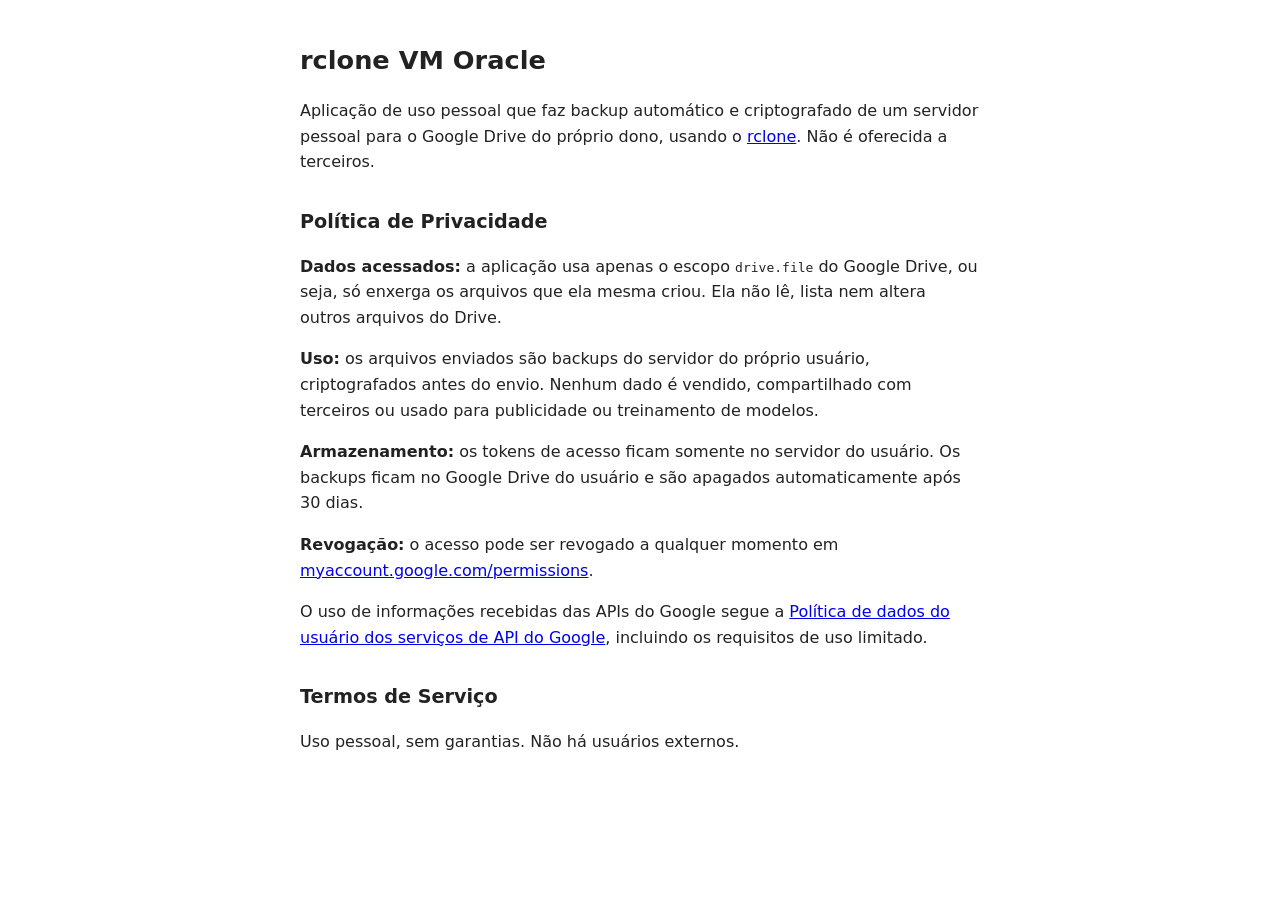
<file: index.html>
<!doctype html>
<html lang="pt-BR">
<head>
<meta charset="utf-8">
<meta name="viewport" content="width=device-width, initial-scale=1">
<title>rclone VM Oracle</title>
<style>
  body { font-family: system-ui, sans-serif; max-width: 680px; margin: 40px auto; padding: 0 16px; line-height: 1.6; color: #222; background: #fff; }
  h1 { font-size: 1.6rem; } h2 { font-size: 1.2rem; margin-top: 2rem; }
  @media (prefers-color-scheme: dark) { body { color: #ddd; background: #161616; } a { color: #8ab4f8; } }
</style>
</head>
<body>
<h1>rclone VM Oracle</h1>
<p>Aplicação de uso pessoal que faz backup automático e criptografado de um servidor pessoal para o Google Drive do próprio dono, usando o <a href="https://rclone.org">rclone</a>. Não é oferecida a terceiros.</p>

<h2 id="privacidade">Política de Privacidade</h2>
<p><strong>Dados acessados:</strong> a aplicação usa apenas o escopo <code>drive.file</code> do Google Drive, ou seja, só enxerga os arquivos que ela mesma criou. Ela não lê, lista nem altera outros arquivos do Drive.</p>
<p><strong>Uso:</strong> os arquivos enviados são backups do servidor do próprio usuário, criptografados antes do envio. Nenhum dado é vendido, compartilhado com terceiros ou usado para publicidade ou treinamento de modelos.</p>
<p><strong>Armazenamento:</strong> os tokens de acesso ficam somente no servidor do usuário. Os backups ficam no Google Drive do usuário e são apagados automaticamente após 30 dias.</p>
<p><strong>Revogação:</strong> o acesso pode ser revogado a qualquer momento em <a href="https://myaccount.google.com/permissions">myaccount.google.com/permissions</a>.</p>
<p>O uso de informações recebidas das APIs do Google segue a <a href="https://developers.google.com/terms/api-services-user-data-policy">Política de dados do usuário dos serviços de API do Google</a>, incluindo os requisitos de uso limitado.</p>

<h2 id="termos">Termos de Serviço</h2>
<p>Uso pessoal, sem garantias. Não há usuários externos.</p>
</body>
</html>
</file>
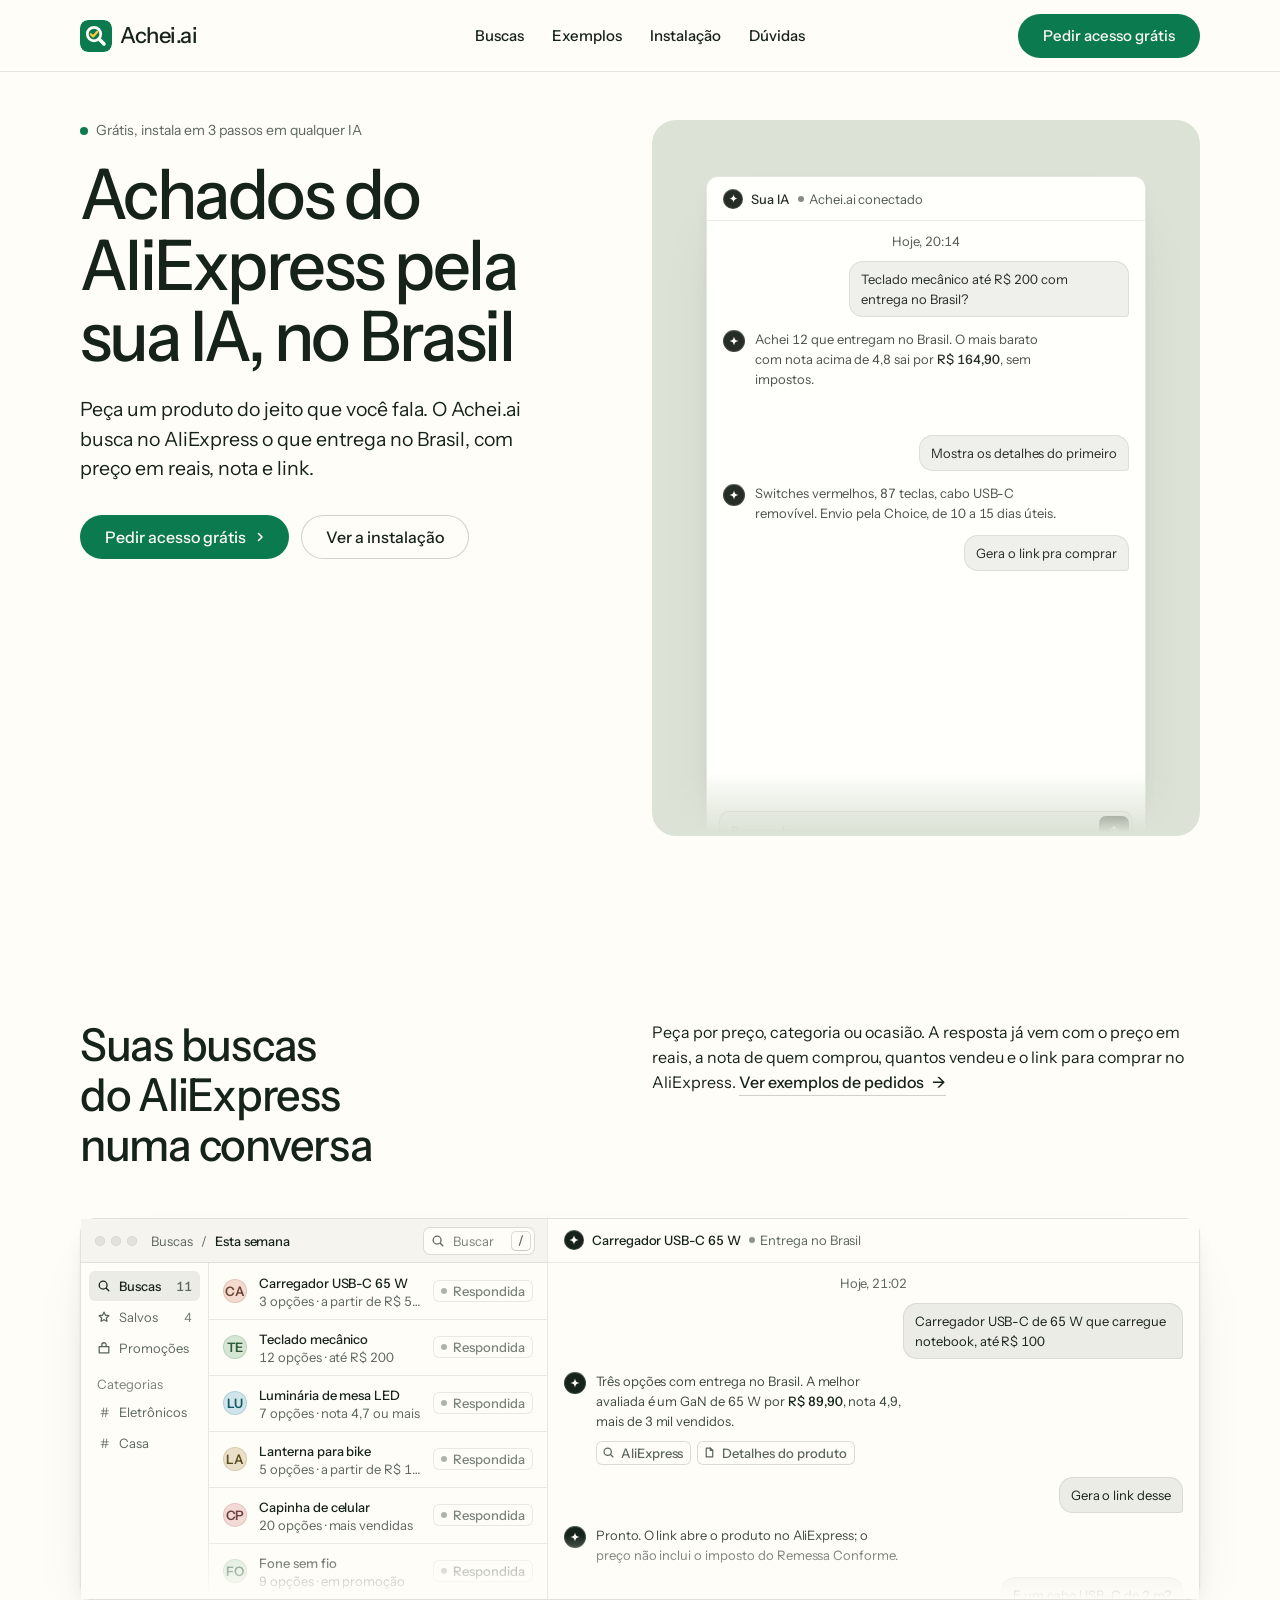
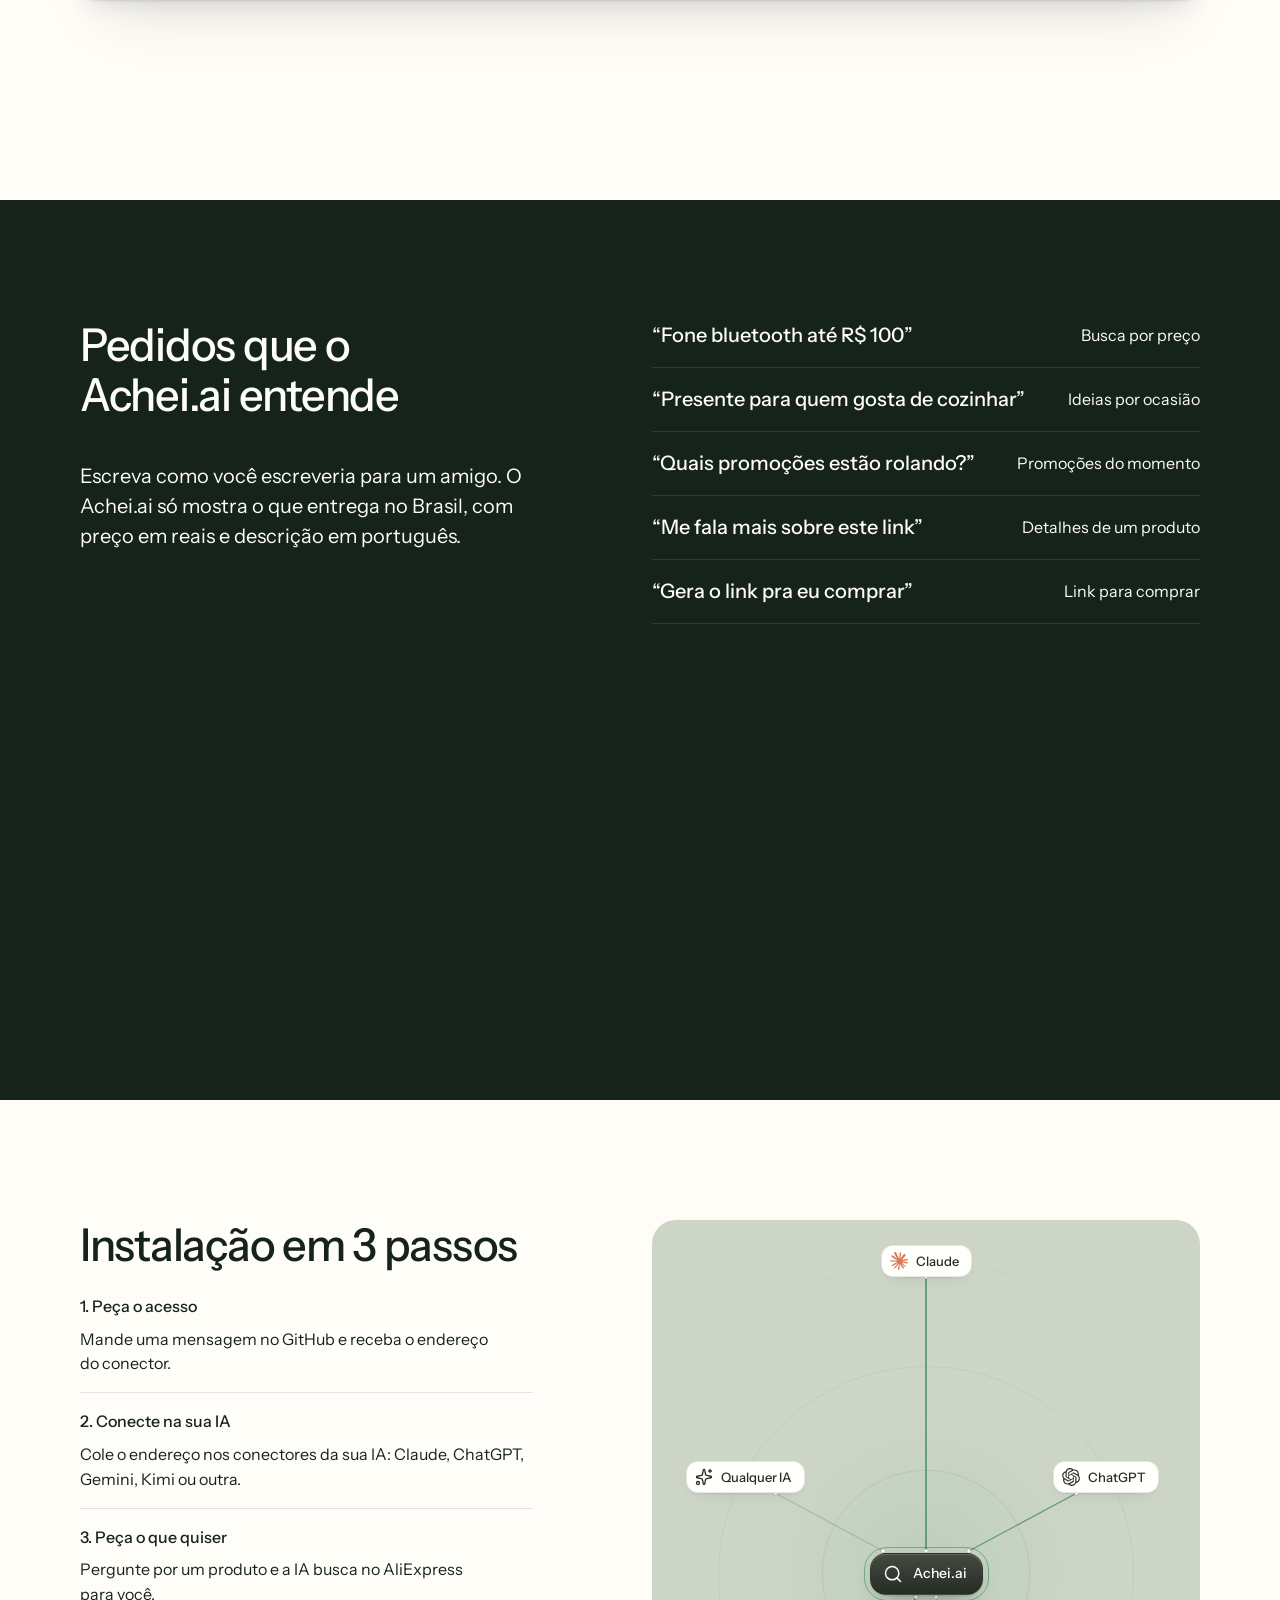
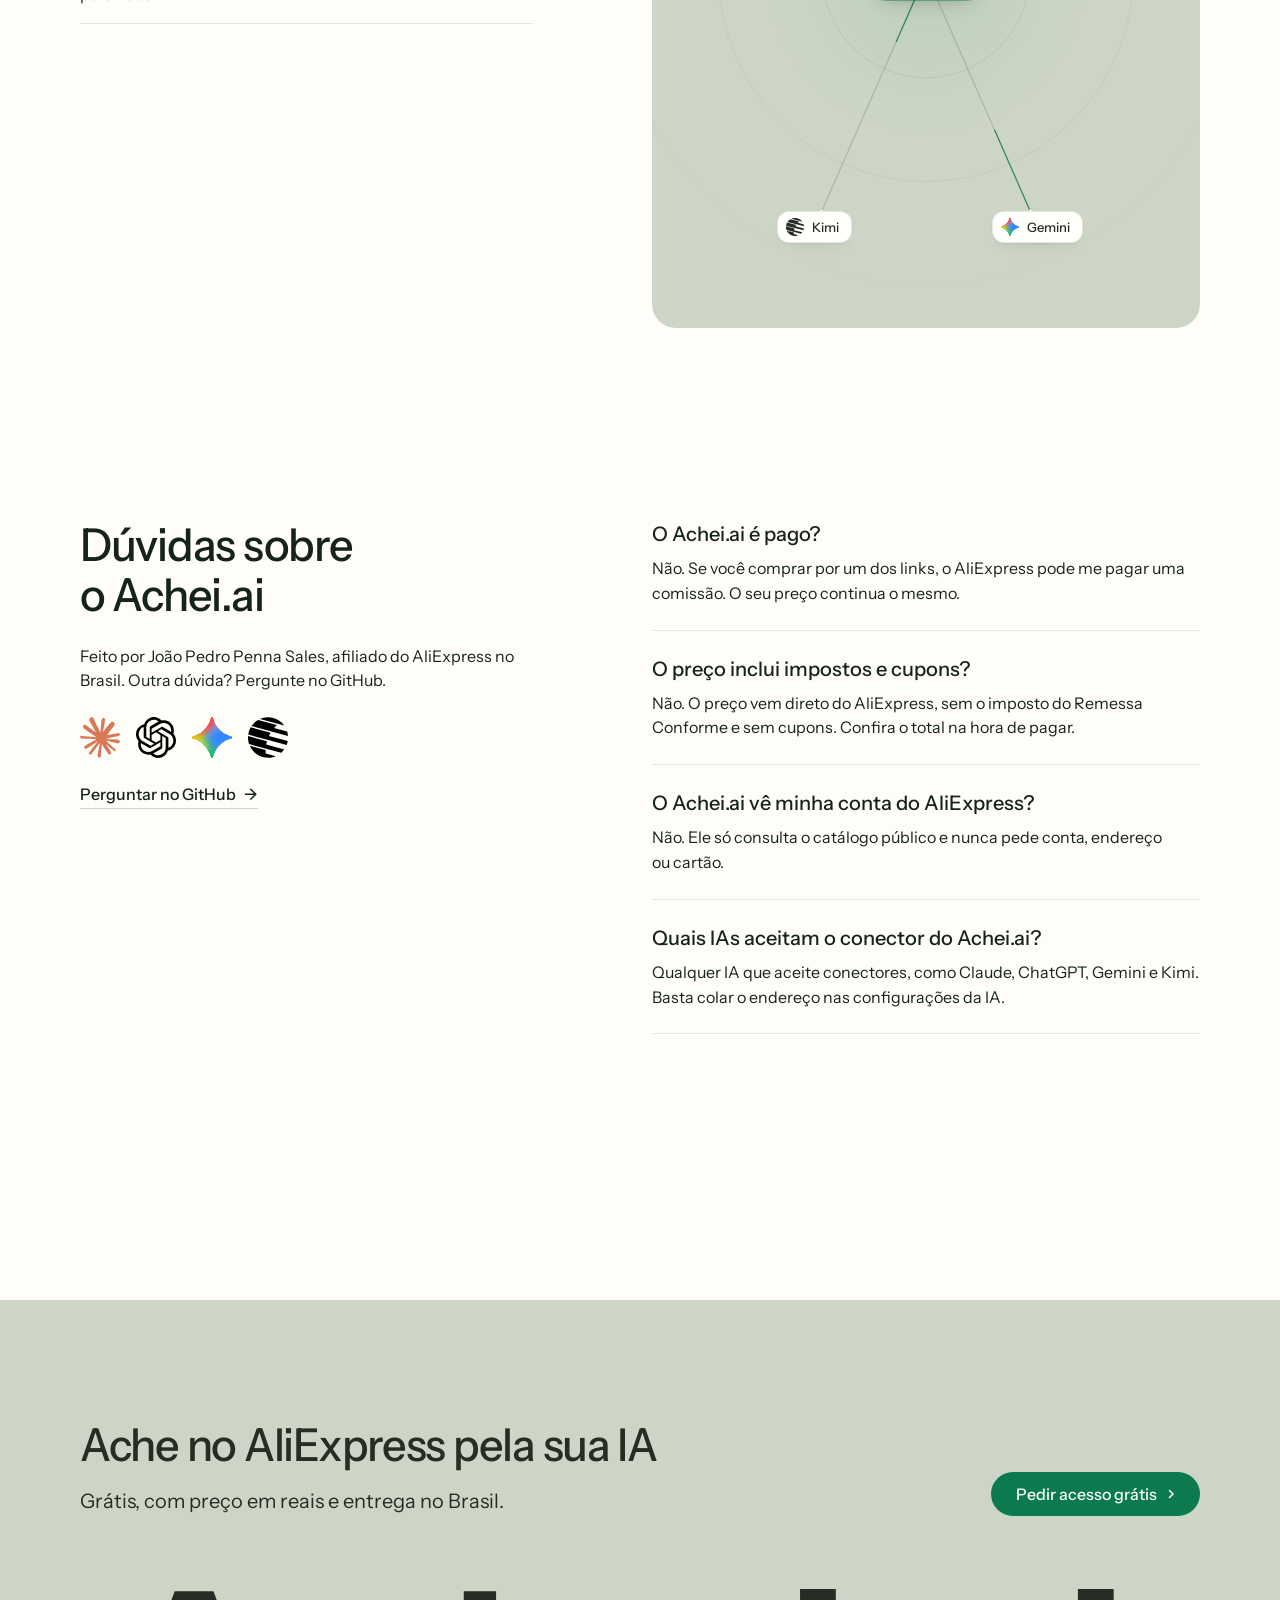
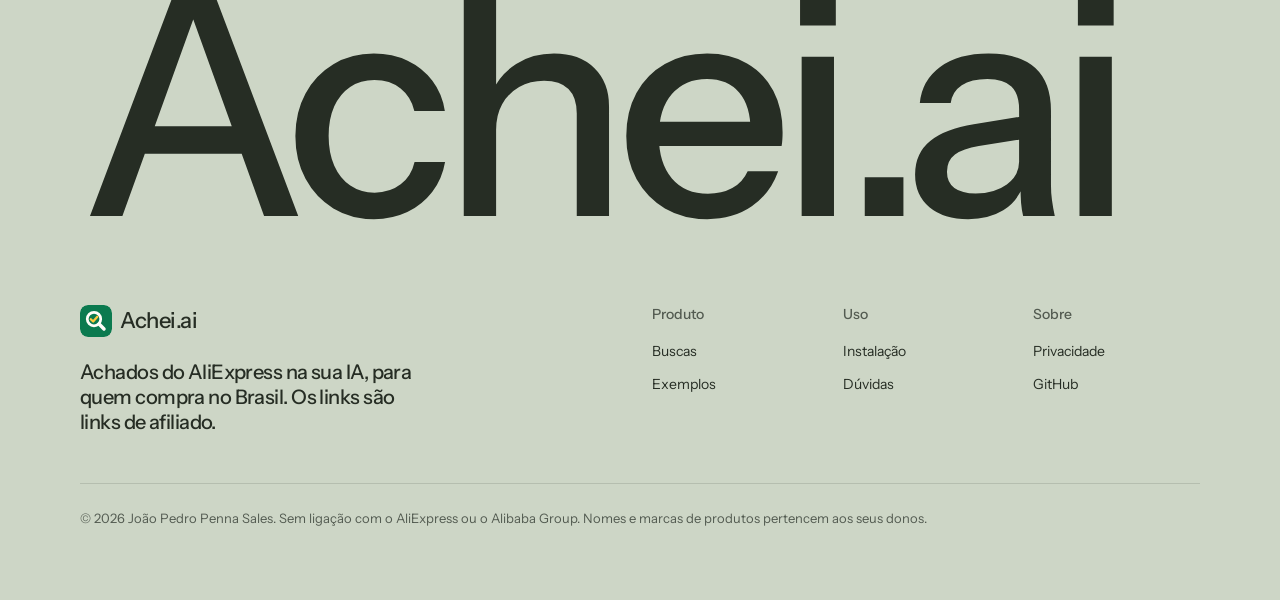
<file: aliexpress/index.html>
<!doctype html>
<html lang="pt-BR" data-type="software" data-radius="round" data-ground="sage" data-buttons="solid" data-motion>
<head>
<meta charset="utf-8">
<meta name="viewport" content="width=device-width, initial-scale=1, viewport-fit=cover">
<title>Achei.ai: achados do AliExpress na sua IA, com entrega no Brasil</title>
<meta name="description" content="Peça um produto para a sua IA e receba opções do AliExpress que entregam no Brasil, com preço em reais e link para comprar. Grátis.">
<meta property="og:type" content="website">
<meta property="og:title" content="Achei.ai">
<meta property="og:description" content="Achados do AliExpress direto na sua IA: preço em reais, entrega no Brasil.">
<meta property="og:image" content="share.jpg">
<meta name="twitter:card" content="summary_large_image">
<link rel="icon" href="logo.svg" type="image/svg+xml">
<link rel="icon" href="favicon.png" type="image/png">
<meta name="theme-color" content="#fffdf8">
<!-- <link rel="canonical" href="https://joaopenn4.github.io/aliexpress/"> -->
<meta name="site-kind" content="software">
<meta name="page-type" content="software">
<link rel="preconnect" href="https://fonts.googleapis.com">
<link rel="preconnect" href="https://fonts.gstatic.com" crossorigin>
<link href="https://fonts.googleapis.com/css2?family=Instrument+Sans:wdth,wght@75..100,400..700&family=DM+Mono:wght@400;500&display=swap" rel="stylesheet">
<link rel="stylesheet" href="assets/system.css">
<link rel="stylesheet" href="assets/ui/cards.css">
<link rel="stylesheet" href="assets/motion/motion.css">
<link rel="stylesheet" href="assets/backgrounds/backgrounds.css">
<link rel="stylesheet" href="assets/layout/layout.css">
<link rel="stylesheet" href="assets/icons/icon.css">
<style>
:root {
  --p-bg: #fffdf8; --p-surface: #f3f1ea; --p-ink: #15231b; --p-muted: #5b665f;
  --p-accent: #0b7a4f; --p-accent-ink: #fffdf8; --p-action: #0b7a4f; --p-action-ink: #fffdf8;
  --p-inv-bg: #15231b; --p-inv-surface: #233028; --p-inv-ink: #fffdf8; --p-inv-muted: #9da39c;
  --p-inv-accent: #0b7a4f; --p-inv-accent-ink: #fffdf8; --p-inv-action: #0b7a4f; --p-inv-action-ink: #fffdf8;
  --font-display: "Instrument Sans", system-ui, sans-serif;
  --font-text: "Instrument Sans", system-ui, sans-serif;
  --font-mono: "DM Mono", ui-monospace, "SFMono-Regular", Menlo, Consolas, monospace;
  --display-weight: 500;
  --display-tracking: -0.028em;
  --display-tracking-xl: -0.036em;
  --display-stretch: 96%;
  --ly-scale: 1.04;
}
</style>
<link rel="stylesheet" href="assets/ui/base.css">
<link rel="stylesheet" href="assets/ui/chat/fragment.css">
<link rel="stylesheet" href="assets/ui/window/fragment.css">
<link rel="stylesheet" href="assets/diagrams/diagram.css">
<link rel="stylesheet" href="assets/moments/line-carries-colour/moment.css">
<script>document.documentElement.classList.add('m-enter');setTimeout(()=>document.documentElement.classList.add('m-enter-done'),700)</script>
<script src="assets/backgrounds/backgrounds.js"></script>
<script>document.documentElement.classList.add('mo-js');setTimeout(()=>document.documentElement.classList.add('mo-safe'),2500)</script>
<link rel="modulepreload" href="assets/moments/moments.js">
<link rel="modulepreload" href="assets/moments/lib.js">
<link rel="modulepreload" href="assets/moments/line-carries-colour/moment.js">
<style>
  /* the brand mark beside the name (the client's own logo) */
  .nav__logo { display: inline-flex; align-items: center; gap: var(--s-2); }
  .nav__logo img { width: 32px; height: 32px; border-radius: 8px; }
  .hero__media .stage { position: absolute; inset: 0; }
  /* app-frame recipe (sections-library.md) */
  .app.ui { display: grid; grid-template-columns: minmax(0, 5fr) minmax(0, 7fr); margin-top: var(--s-7); background: var(--u-bg); border: 1px solid var(--u-border); border-radius: var(--u-r); box-shadow: var(--u-shadow); }
  .app > .app__pane { position: relative; min-width: 0; min-height: 0; overflow: hidden; }
  .app > .app__pane + .app__pane { border-left: 1px solid var(--u-line); }
  .app > .app__pane > .ui-panel { width: 100%; border: 0; border-radius: 0; box-shadow: none; }
  .app > .app__pane::after { content: ""; position: absolute; inset: auto 0 0 0; height: 64px; background: linear-gradient(transparent, var(--u-bg)); pointer-events: none; }
  @media (min-width: 1024px) and (max-width: 1279px) { .app.ui { grid-template-columns: minmax(0, 4fr) minmax(0, 8fr); } }
  @media (max-width: 1023px) {
    .app.ui { grid-template-columns: minmax(0, 1fr); grid-template-rows: auto minmax(0, 1fr); }
    .app > .app__pane--list { max-height: 252px; }
    .app > .app__pane--list::after { display: none; }
    .app .ui-win__side { display: none; }
    .app .ui-win__body { grid-template-columns: minmax(0, 1fr); }
    .app > .app__pane + .app__pane { border-left: 0; border-top: 1px solid var(--u-line); }
  }
  @media (max-width: 639px) {
    .app.ui { grid-template-rows: minmax(0, 1fr); }
    .app > .app__pane--list { display: none; }
    .app > .app__pane + .app__pane { border-top: 0; }
  }
  #buscas .app { margin-bottom: var(--s-10); }
  #exemplos .rows__name { font-size: var(--t-card); }
  #exemplos .rows__value { align-self: center; }
  @media (max-width: 639px) { #exemplos .rows > li { grid-template-columns: minmax(0, 1fr); } }
  #instalar .frame { height: 100%; }
  #instalar .rows__name { display: block; font-weight: 500; }
  #instalar .rows > li { grid-template-columns: minmax(0, 1fr); }
  #instalar .rows p { margin: var(--s-1) 0 0; }
  @media (max-width: 639px) { #instalar .grid.fill { height: auto; } #instalar .frame { height: 300px; } }
  @media (max-width: 359px) { #instalar { --hm: 2; } #instalar .frame { height: 240px; } }
  .faq-marks { display: flex; flex-wrap: wrap; gap: var(--s-4); }
  .close__word { font-size: clamp(48px, 24.4vw, 376px); line-height: 1; overflow: visible; }
</style>
</head>
<body>
<!-- type: software
     deal: hero split, nav nav-centre, close close-word, footer footer-statement, rhythm dark-band, buttons solid, mark the client's own logo (Achei.ai), grounds sage (lit ground)
     palette: the client's own (start.mjs brand): warm white, deep green, a yellow check in the logo only; green reads as "found" and stays clear of AliExpress's red. Type instrument.
     moments: line-carries-colour on #exemplos (the dark band) -->
<header class="nav nav--centre">
  <div class="wrap nav__bar">
    <a class="skip-link" href="#top">Pular para o conteúdo</a>
    <a class="nav__logo" href="#top"><img src="logo.svg" alt="" width="32" height="32">Achei.ai</a>
    <nav class="nav__links" aria-label="Principal">
      <div class="nav__item"><a class="nav__link" href="#buscas">Buscas</a></div>
      <div class="nav__item"><a class="nav__link" href="#exemplos">Exemplos</a></div>
      <div class="nav__item"><a class="nav__link" href="#instalar">Instalação</a></div>
      <div class="nav__item"><a class="nav__link" href="#duvidas">Dúvidas</a></div>
    </nav>
    <div class="nav__actions">
      <a class="btn btn--primary" href="https://github.com/JoaoPenn4">Pedir acesso grátis</a>
    </div>
    <button class="nav__toggle" type="button" aria-expanded="false" aria-label="Menu">
      <svg width="18" height="18" viewBox="0 0 18 18" aria-hidden="true"><path d="M2 5h14M2 13h14" stroke="currentColor" stroke-width="1.6" stroke-linecap="round"/></svg>
    </button>
  </div>
</header>

<main id="top">
  <section class="hero hero--split" data-enter aria-labelledby="hero-h">
    <div class="wrap"><div class="hero-text grid hero__grid">
      <div class="hero__text span-5">
        <p class="hero__kicker"><span class="dot" aria-hidden="true"></span>Grátis, instala em 3 passos em qualquer IA</p>
        <h1 id="hero-h">Achados do AliExpress pela sua IA, no Brasil</h1>
        <p class="hero__lead">Peça um produto do jeito que você fala. O Achei.ai busca no AliExpress o que entrega no Brasil, com preço em reais, nota e link.</p>
        <div class="btn-row"><a class="btn btn--primary" href="https://github.com/JoaoPenn4">Pedir acesso grátis<svg class="m-arrow" viewBox="0 0 12 12" aria-hidden="true"><path class="m-arrow__stem" d="M1 6h8"/><path class="m-arrow__head" d="M4.5 2.5 8 6l-3.5 3.5"/></svg></a><a class="btn btn--secondary" href="#instalar">Ver a instalação</a></div>
      </div>
      <div class="hero__media frame--lit span-6 start-7" role="img" aria-label="Uma conversa com a IA: o pedido de um teclado mecânico até R$ 200 respondido com opções do AliExpress em reais">
        <div class="stage stage--fade-b"><div class="at-rise to-edge fit" style="--fit-max:440px;--ax:max(24px, 50% - 220px);--ay:56px;--ay-sm:24px" data-ui-loop>
          <div class="ui ui-panel ui-chat" data-ui="chat">
            <div class="ui-head"><span class="ui-agent" aria-hidden="true"></span><div class="ui-title">Sua IA</div><span class="ui-chat__online">Achei.ai conectado</span><span class="ui-spacer"></span></div>
            <div class="ui-chat__body">
              <div class="ui-chat__day">Hoje, 20:14</div>
              <div class="ui-msg ui-msg--me" data-chat-q><span class="ui-msg__text">Teclado mecânico até R$ 200 com entrega no Brasil?</span></div>
              <div class="ui-msg ui-msg--bot" data-chat-a>
                <span class="ui-agent ui-msg__av" aria-hidden="true"></span>
                <span class="ui-msg__col">
                  <span class="ui-chat__typing" aria-hidden="true"><i></i><i></i><i></i></span>
                  <span class="ui-chat__answer">Achei 12 que entregam no Brasil. O mais barato com nota acima de 4,8 sai por <b>R$ 164,90</b>, sem impostos.</span>
                  <span class="ui-chat__srcs"><span class="ui-chat__src"><svg class="ui-icon" viewBox="0 0 16 16"><circle cx="7" cy="7" r="4.5"/><path d="m10.5 10.5 3 3"/></svg>AliExpress</span><span class="ui-chat__src"><svg class="ui-icon" viewBox="0 0 16 16"><path d="M6.5 9.5 9.5 6.5"/><path d="M7 4.5 8.5 3a2.5 2.5 0 0 1 3.5 3.5L10.5 8"/><path d="M9 11.5 7.5 13A2.5 2.5 0 0 1 4 9.5L5.5 8"/></svg>Link para comprar</span></span>
                </span>
              </div>
              <div class="ui-msg ui-msg--me"><span class="ui-msg__text">Mostra os detalhes do primeiro</span></div>
              <div class="ui-msg ui-msg--bot">
                <span class="ui-agent ui-msg__av" aria-hidden="true"></span>
                <span class="ui-msg__col"><span class="ui-chat__answer">Switches vermelhos, 87 teclas, cabo USB-C removível. Envio pela Choice, de 10 a 15 dias úteis.</span></span>
              </div>
              <div class="ui-msg ui-msg--me"><span class="ui-msg__text">Gera o link pra comprar</span></div>
            </div>
            <div class="ui-chat__input"><span class="ui-chat__ph">Responder</span><span class="ui-chat__send" aria-hidden="true"><svg viewBox="0 0 16 16" width="14" height="14"><path d="M8 13V3.5M3.8 7.5 8 3.3l4.2 4.2" fill="none" stroke="currentColor" stroke-width="1.7" stroke-linecap="round" stroke-linejoin="round"/></svg></span></div>
          </div>
        </div></div>
      </div>
    </div></div>
  </section>

  <section class="section" id="buscas" aria-labelledby="buscas-h">
    <div class="wrap">
      <div class="grid">
        <h2 id="buscas-h" class="span-5">Suas buscas do AliExpress numa conversa</h2>
        <p class="span-6 start-7">Peça por preço, categoria ou ocasião. A resposta já vem com o preço em reais, a nota de quem comprou, quantos vendeu e o link para comprar no AliExpress. <a class="link" href="#exemplos">Ver exemplos de pedidos</a></p>
      </div>
      <div class="ui app fill" role="img" aria-label="Uma lista de buscas ao lado da busca aberta por um carregador USB-C de 65 W, respondida com três opções do AliExpress" data-ui-pause-host>
        <div class="app__pane app__pane--list">
          <div class="ui ui-panel ui-win" data-ui="window" data-open="Nova" data-work="Buscando" data-done="Respondida">
            <div class="ui-win__bar">
              <span class="ui-dots" aria-hidden="true"><i></i><i></i><i></i></span>
              <span class="ui-win__crumb">Buscas <i>/</i> <b>Esta semana</b></span>
              <span class="ui-spacer"></span>
              <span class="ui-win__search" aria-hidden="true"><svg class="ui-icon" viewBox="0 0 16 16"><circle cx="7" cy="7" r="4.5"/><path d="m10.5 10.5 3 3"/></svg><span class="ui-win__ph">Buscar</span><span class="ui-kbd">/</span></span>
            </div>
            <div class="ui-win__body">
              <nav class="ui-win__side" aria-hidden="true">
                <span class="ui-win__nav is-on"><svg class="ui-icon" viewBox="0 0 16 16"><circle cx="7" cy="7" r="4.5"/><path d="m10.5 10.5 3 3"/></svg>Buscas<em>11</em></span>
                <span class="ui-win__nav"><svg class="ui-icon" viewBox="0 0 16 16"><path d="M8 2.5l1.7 3.5 3.8.5-2.8 2.6.7 3.8L8 11.1l-3.4 1.8.7-3.8-2.8-2.6 3.8-.5z"/></svg>Salvos<em>4</em></span>
                <span class="ui-win__nav"><svg class="ui-icon" viewBox="0 0 16 16"><path d="M2.5 6.5h11v7h-11z"/><path d="M5.5 6.5V4.5a2.5 2.5 0 0 1 5 0v2"/></svg>Promoções</span>
                <span class="ui-win__label">Categorias</span>
                <span class="ui-win__nav"><span class="ui-win__hash">#</span>Eletrônicos</span>
                <span class="ui-win__nav"><span class="ui-win__hash">#</span>Casa</span>
              </nav>
              <div class="ui-win__main">
                <div class="ui-win__cols" aria-hidden="true"><span>Pedido</span><span>Resultado</span><span>Status</span><span>Quando</span></div>
                <ul class="ui-win__rows">
                  <li class="ui-win__row" data-row><span class="ui-avatar" data-tone="1">CA</span><span class="ui-win__who">Carregador USB-C 65 W</span><span class="ui-win__sub">3 opções · a partir de R$ 58,40</span><span class="ui-win__st" data-st>Nova</span><span class="ui-win__age">1 min</span></li>
                  <li class="ui-win__row" data-row><span class="ui-avatar" data-tone="3">TE</span><span class="ui-win__who">Teclado mecânico</span><span class="ui-win__sub">12 opções · até R$ 200</span><span class="ui-win__st is-done" data-st>Respondida</span><span class="ui-win__age">8 min</span></li>
                  <li class="ui-win__row" data-row><span class="ui-avatar" data-tone="4">LU</span><span class="ui-win__who">Luminária de mesa LED</span><span class="ui-win__sub">7 opções · nota 4,7 ou mais</span><span class="ui-win__st is-done" data-st>Respondida</span><span class="ui-win__age">22 min</span></li>
                  <li class="ui-win__row" data-row><span class="ui-avatar" data-tone="2">LA</span><span class="ui-win__who">Lanterna para bike</span><span class="ui-win__sub">5 opções · a partir de R$ 19,90</span><span class="ui-win__st is-done" data-st>Respondida</span><span class="ui-win__age">1 h</span></li>
                  <li class="ui-win__row" data-row><span class="ui-avatar" data-tone="5">CP</span><span class="ui-win__who">Capinha de celular</span><span class="ui-win__sub">20 opções · mais vendidas</span><span class="ui-win__st is-done" data-st>Respondida</span><span class="ui-win__age">2 h</span></li>
                  <li class="ui-win__row" data-row><span class="ui-avatar" data-tone="3">FO</span><span class="ui-win__who">Fone sem fio</span><span class="ui-win__sub">9 opções · em promoção</span><span class="ui-win__st is-done" data-st>Respondida</span><span class="ui-win__age">3 h</span></li>
                  <li class="ui-win__row" data-row><span class="ui-avatar" data-tone="1">CH</span><span class="ui-win__who">Jogo de chaves</span><span class="ui-win__sub">6 opções · a partir de R$ 34,10</span><span class="ui-win__st is-done" data-st>Respondida</span><span class="ui-win__age">5 h</span></li>
                  <li class="ui-win__row" data-row><span class="ui-avatar" data-tone="4">CO</span><span class="ui-win__who">Controle para PC</span><span class="ui-win__sub">8 opções · até R$ 150</span><span class="ui-win__st is-done" data-st>Respondida</span><span class="ui-win__age">ontem</span></li>
                  <li class="ui-win__row" data-row><span class="ui-avatar" data-tone="2">OR</span><span class="ui-win__who">Organizador de cabos</span><span class="ui-win__sub">14 opções · 1.000+ vendidos</span><span class="ui-win__st is-done" data-st>Respondida</span><span class="ui-win__age">2 dias</span></li>
                  <li class="ui-win__row" data-row><span class="ui-avatar" data-tone="5">MO</span><span class="ui-win__who">Mouse silencioso</span><span class="ui-win__sub">10 opções · a partir de R$ 27,80</span><span class="ui-win__st is-done" data-st>Respondida</span><span class="ui-win__age">3 dias</span></li>
                </ul>
              </div>
            </div>
          </div>
        </div>
        <div class="app__pane app__pane--open" data-ui-loop>
          <div class="ui ui-panel ui-chat" data-ui="chat">
            <div class="ui-head"><span class="ui-agent" aria-hidden="true"></span><div class="ui-title">Carregador USB-C 65 W</div><span class="ui-chat__online">Entrega no Brasil</span><span class="ui-spacer"></span></div>
            <div class="ui-chat__body">
              <div class="ui-chat__day">Hoje, 21:02</div>
              <div class="ui-msg ui-msg--me" data-chat-q><span class="ui-msg__text">Carregador USB-C de 65 W que carregue notebook, até R$ 100</span></div>
              <div class="ui-msg ui-msg--bot" data-chat-a>
                <span class="ui-agent ui-msg__av" aria-hidden="true"></span>
                <span class="ui-msg__col">
                  <span class="ui-chat__typing" aria-hidden="true"><i></i><i></i><i></i></span>
                  <span class="ui-chat__answer">Três opções com entrega no Brasil. A melhor avaliada é um GaN de 65 W por <b>R$ 89,90</b>, nota 4,9, mais de 3 mil vendidos.</span>
                  <span class="ui-chat__srcs"><span class="ui-chat__src"><svg class="ui-icon" viewBox="0 0 16 16"><circle cx="7" cy="7" r="4.5"/><path d="m10.5 10.5 3 3"/></svg>AliExpress</span><span class="ui-chat__src"><svg class="ui-icon" viewBox="0 0 16 16"><path d="M4 2.5h5l3 3v8H4z"/><path d="M9 2.5v3h3"/></svg>Detalhes do produto</span></span>
                </span>
              </div>
              <div class="ui-msg ui-msg--me"><span class="ui-msg__text">Gera o link desse</span></div>
              <div class="ui-msg ui-msg--bot">
                <span class="ui-agent ui-msg__av" aria-hidden="true"></span>
                <span class="ui-msg__col"><span class="ui-chat__answer">Pronto. O link abre o produto no AliExpress; o preço não inclui o imposto do Remessa Conforme.</span></span>
              </div>
              <div class="ui-msg ui-msg--me"><span class="ui-msg__text">E um cabo USB-C de 2 m?</span></div>
            </div>
            <div class="ui-chat__input"><span class="ui-chat__ph">Responder</span><span class="ui-chat__send" aria-hidden="true"><svg viewBox="0 0 16 16" width="14" height="14"><path d="M8 13V3.5M3.8 7.5 8 3.3l4.2 4.2" fill="none" stroke="currentColor" stroke-width="1.7" stroke-linecap="round" stroke-linejoin="round"/></svg></span></div>
          </div>
        </div>
      </div>
    </div>
  </section>

  <section class="section ground-inverse" id="exemplos" aria-labelledby="exemplos-h" data-moment="line-carries-colour" data-moment-opts='{"from": "base"}'>
    <div class="wrap">
      <div class="grid">
        <div class="section-head span-5">
          <h2 id="exemplos-h">Pedidos que o Achei.ai entende</h2>
          <p>Escreva como você escreveria para um amigo. O Achei.ai só mostra o que entrega no Brasil, com preço em reais e descrição em português.</p>
        </div>
        <ul class="rows span-6 start-7">
          <li><span class="rows__name">“Fone bluetooth até R$ 100”</span><span class="rows__value">Busca por preço</span></li>
          <li><span class="rows__name">“Presente para quem gosta de cozinhar”</span><span class="rows__value">Ideias por ocasião</span></li>
          <li><span class="rows__name">“Quais promoções estão rolando?”</span><span class="rows__value">Promoções do momento</span></li>
          <li><span class="rows__name">“Me fala mais sobre este link”</span><span class="rows__value">Detalhes de um produto</span></li>
          <li><span class="rows__name">“Gera o link pra eu comprar”</span><span class="rows__value">Link para comprar</span></li>
        </ul>
      </div>
    </div>
  </section>

  <section class="section" id="instalar" aria-labelledby="instalar-h">
    <div class="wrap">
      <div class="grid fill">
        <div class="span-5 stack-5">
          <h2 id="instalar-h">Instalação em 3 passos</h2>
          <ol class="rows">
            <li><span class="rows__name">1. Peça o acesso</span><p>Mande uma mensagem no GitHub e receba o endereço do conector.</p></li>
            <li><span class="rows__name">2. Conecte na sua IA</span><p>Cole o endereço nos conectores da sua IA: Claude, ChatGPT, Gemini, Kimi ou outra.</p></li>
            <li><span class="rows__name">3. Peça o que quiser</span><p>Pergunte por um produto e a IA busca no AliExpress para você.</p></li>
          </ol>
        </div>
        <div class="frame frame--split frame--lit span-6 start-7">
          <div class="dg" data-diagram data-dg-still><script type="application/json">{"layout":"hub","size":"card","alt":"O Achei.ai no centro, ligado a qualquer IA, como Claude, ChatGPT, Gemini e Kimi.","center":{"label":"Achei.ai","icon":"ui:search"},"spokes":[{"label":"Claude","icon":"claude"},{"label":"ChatGPT","icon":"openai"},{"label":"Gemini","icon":"gemini"},{"label":"Kimi","icon":"logos:moonshot-ai-icon"},{"label":"Qualquer IA","icon":"ui:sparkles"}]}</script></div>
        </div>
      </div>
    </div>
  </section>

  <section class="section" id="duvidas" aria-labelledby="duvidas-h">
    <div class="wrap">
      <div class="grid">
        <div class="span-5 stack-5">
          <h2 id="duvidas-h">Dúvidas sobre o Achei.ai</h2>
          <p>Feito por João Pedro Penna Sales, afiliado do AliExpress no Brasil. Outra dúvida? Pergunte no GitHub.</p>
          <p class="faq-marks"><img data-icon="claude" src="assets/icons/claude.svg" alt="Claude" width="40" height="40"><img data-icon="openai" src="assets/icons/openai.svg" alt="ChatGPT" width="40" height="40"><img data-icon="gemini" src="assets/icons/gemini.svg" alt="Gemini" width="40" height="40"><img data-icon="logos:moonshot-ai-icon" src="assets/icons/moonshot-ai-icon.svg" alt="Kimi" width="40" height="40"></p>
          <p><a class="link" href="https://github.com/JoaoPenn4">Perguntar no GitHub</a></p>
        </div>
        <div class="faq span-6 start-7">
          <div class="faq__item"><h3>O Achei.ai é pago?</h3><p>Não. Se você comprar por um dos links, o AliExpress pode me pagar uma comissão. O seu preço continua o mesmo.</p></div>
          <div class="faq__item"><h3>O preço inclui impostos e cupons?</h3><p>Não. O preço vem direto do AliExpress, sem o imposto do Remessa Conforme e sem cupons. Confira o total na hora de pagar.</p></div>
          <div class="faq__item"><h3>O Achei.ai vê minha conta do AliExpress?</h3><p>Não. Ele só consulta o catálogo público e nunca pede conta, endereço ou cartão.</p></div>
          <div class="faq__item"><h3>Quais IAs aceitam o conector do Achei.ai?</h3><p>Qualquer IA que aceite conectores, como Claude, ChatGPT, Gemini e Kimi. Basta colar o endereço nas configurações da IA.</p></div>
        </div>
      </div>
    </div>
  </section>
</main>

<footer class="footer closing footer--statement" style="--hm: 2" id="contact" aria-labelledby="close-h">
  <div class="wrap">
    <div class="closing__cta close--word">
      <div class="section-head--split">
        <div><h2 id="close-h">Ache no AliExpress pela sua IA</h2><p class="t-lead">Grátis, com preço em reais e entrega no Brasil.</p></div>
        <a class="btn btn--primary" href="https://github.com/JoaoPenn4">Pedir acesso grátis<svg class="m-arrow" viewBox="0 0 12 12" aria-hidden="true"><path class="m-arrow__stem" d="M1 6h8"/><path class="m-arrow__head" d="M4.5 2.5 8 6l-3.5 3.5"/></svg></a>
      </div>
      <p class="close__word" aria-hidden="true">Achei.ai</p>
    </div>
    <div class="closing__links">
      <div class="grid">
        <div class="span-4 stack-4">
          <a class="nav__logo" href="#top"><img src="logo.svg" alt="" width="32" height="32">Achei.ai</a>
          <p class="footer__lede">Achados do AliExpress na sua IA, para quem compra no Brasil. Os links são links de afiliado.</p>
        </div>
        <div class="span-2 start-7 footer__col"><h3>Produto</h3><ul><li><a href="#buscas">Buscas</a></li><li><a href="#exemplos">Exemplos</a></li></ul></div>
        <div class="span-2 footer__col"><h3>Uso</h3><ul><li><a href="#instalar">Instalação</a></li><li><a href="#duvidas">Dúvidas</a></li></ul></div>
        <div class="span-2 footer__col"><h3>Sobre</h3><ul><li><a href="privacy.html">Privacidade</a></li><li><a href="https://github.com/JoaoPenn4">GitHub</a></li></ul></div>
      </div>
      <div class="footer__legal">
        <span>&copy; 2026 João Pedro Penna Sales. Sem ligação com o AliExpress ou o Alibaba Group. Nomes e marcas de produtos pertencem aos seus donos.</span>
      </div>
    </div>
  </div>
</footer>

<nav class="actionbar" aria-label="Ações rápidas">
  <a class="btn btn--primary" href="https://github.com/JoaoPenn4">Pedir acesso grátis</a>
</nav>

<script type="module" src="assets/system.js"></script>
<script type="module" src="assets/motion/motion.js"></script>
<script type="module" src="assets/layout/layout.js"></script>
<script type="module" src="assets/diagrams/mount.js"></script>
</body>
</html>
</file>
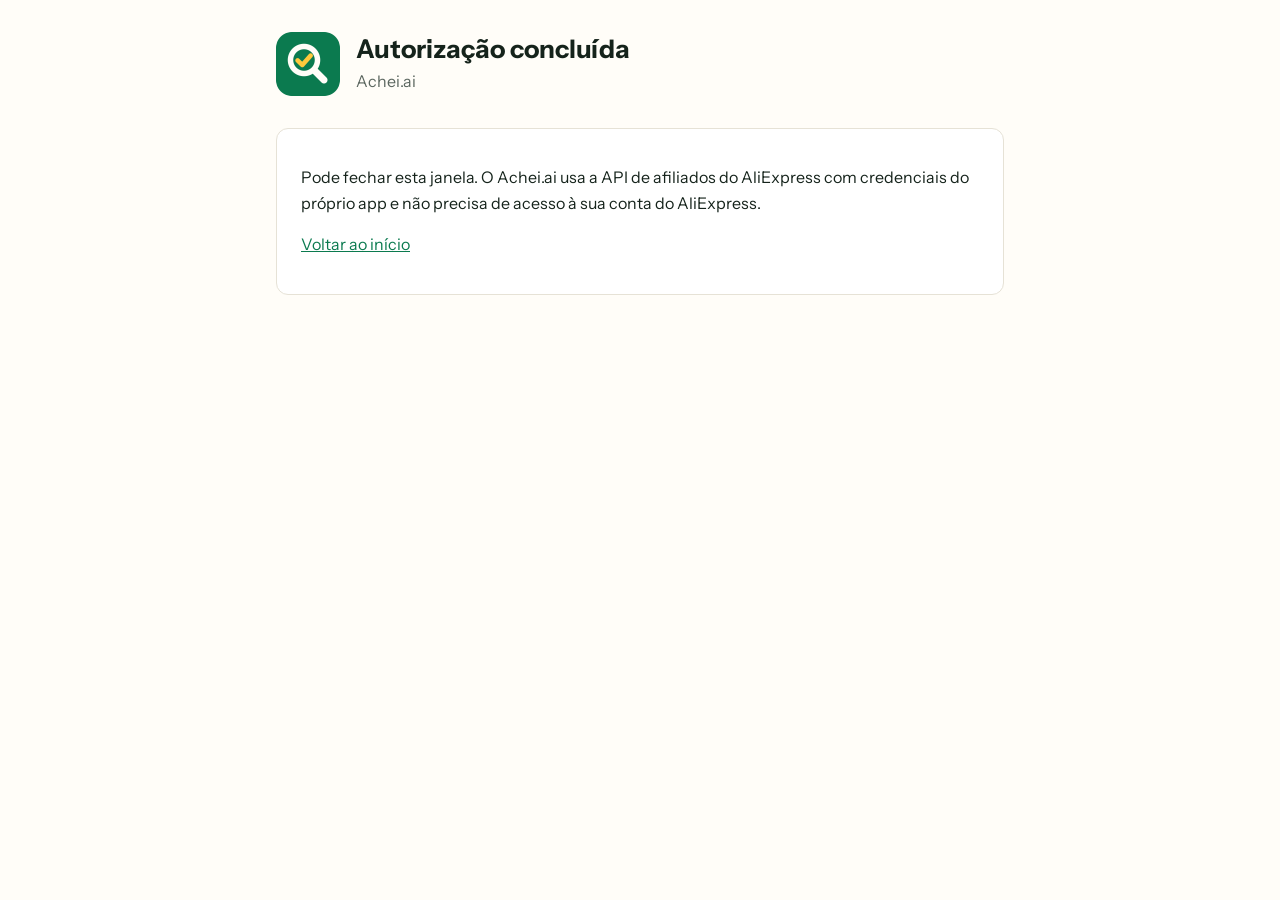
<file: aliexpress/callback.html>
<!doctype html>
<html lang="pt-BR">
<head>
  <meta charset="utf-8">
  <meta name="viewport" content="width=device-width, initial-scale=1">
  <title>Autorização concluída · Achei.ai</title>
  <meta name="robots" content="noindex">
  <link rel="icon" href="logo.svg" type="image/svg+xml">
  <link rel="icon" href="favicon.png" type="image/png">
  <link rel="preconnect" href="https://fonts.googleapis.com">
  <link rel="preconnect" href="https://fonts.gstatic.com" crossorigin>
  <link href="https://fonts.googleapis.com/css2?family=Instrument+Sans:wght@400;500&display=swap" rel="stylesheet">
  <link rel="stylesheet" href="style.css">
</head>
<body>
  <div class="wrap">
    <header>
      <img src="logo.png" alt="Logo do Achei.ai">
      <div>
        <h1>Autorização concluída</h1>
        <p>Achei.ai</p>
      </div>
    </header>
    <section>
      <p>Pode fechar esta janela. O Achei.ai usa a API de afiliados do AliExpress com credenciais do próprio app e
        não precisa de acesso à sua conta do AliExpress.</p>
      <p><a href="index.html">Voltar ao início</a></p>
    </section>
  </div>
</body>
</html>
</file>
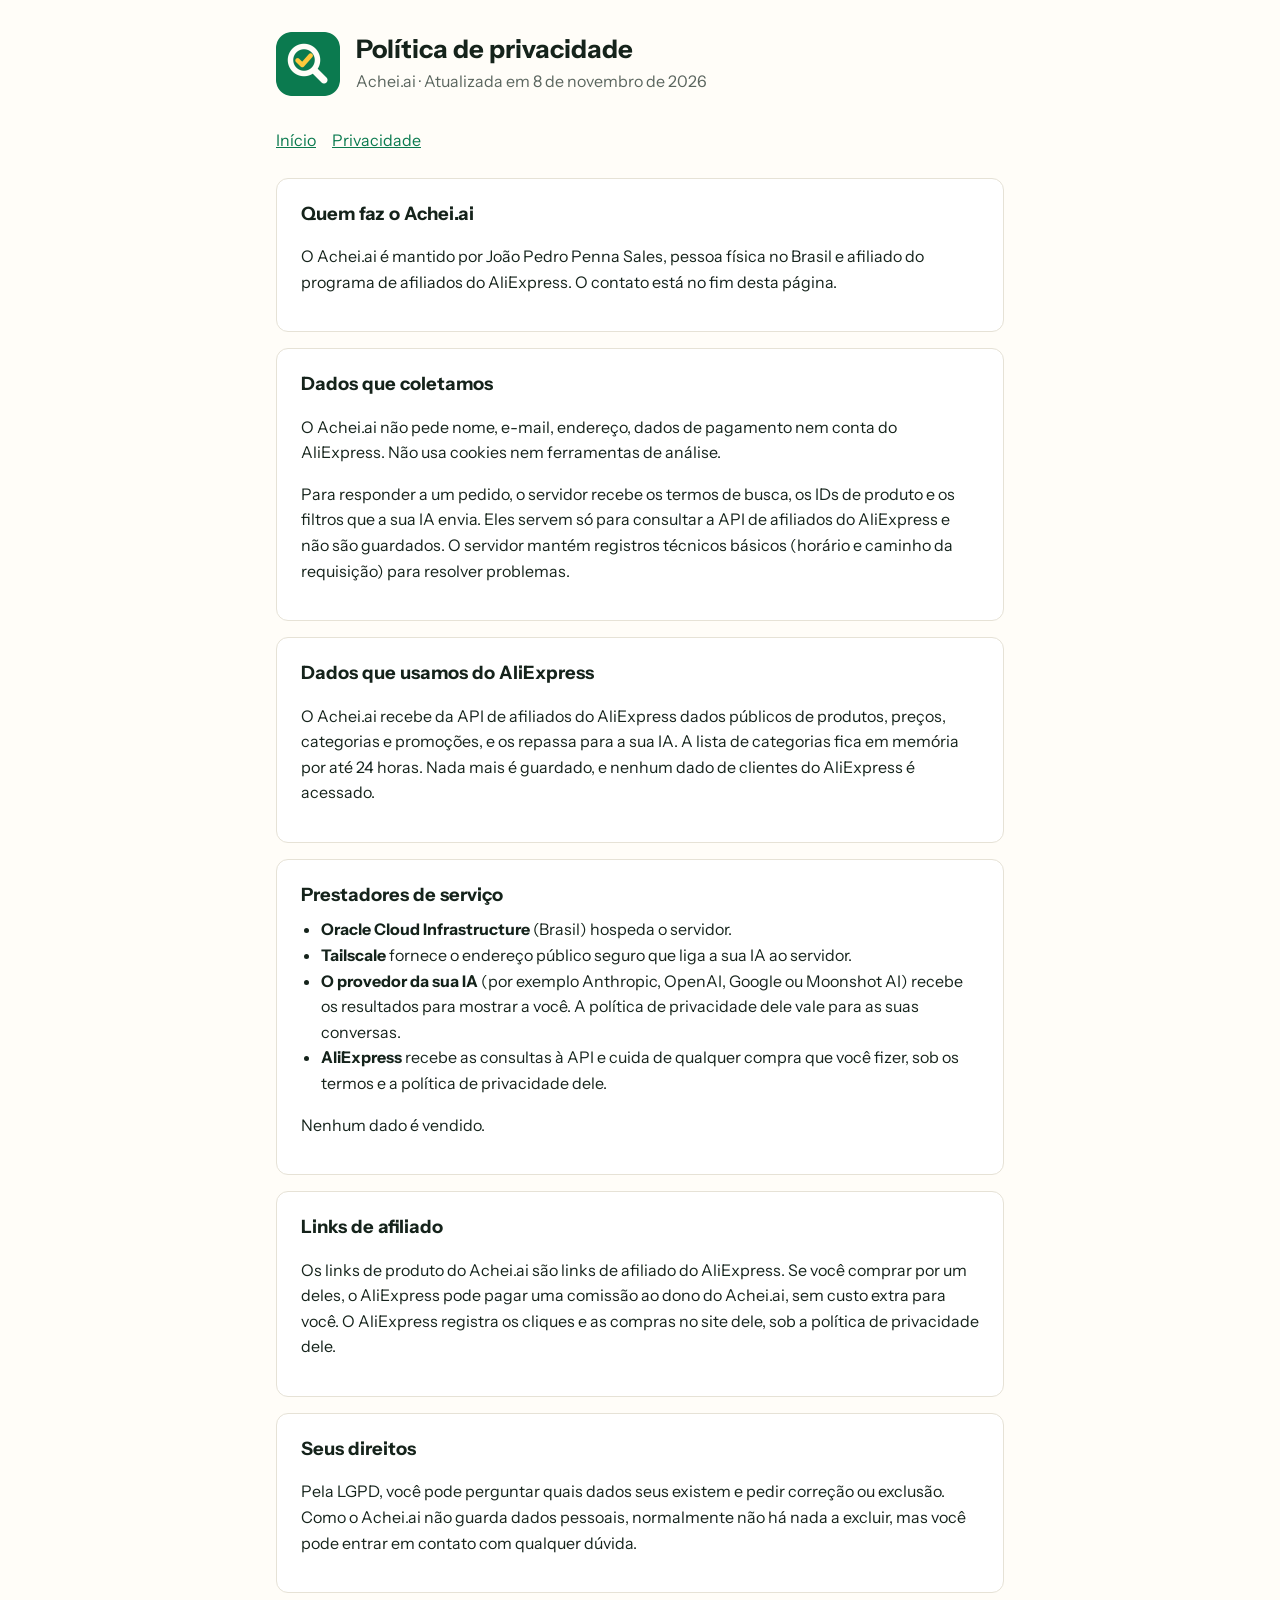
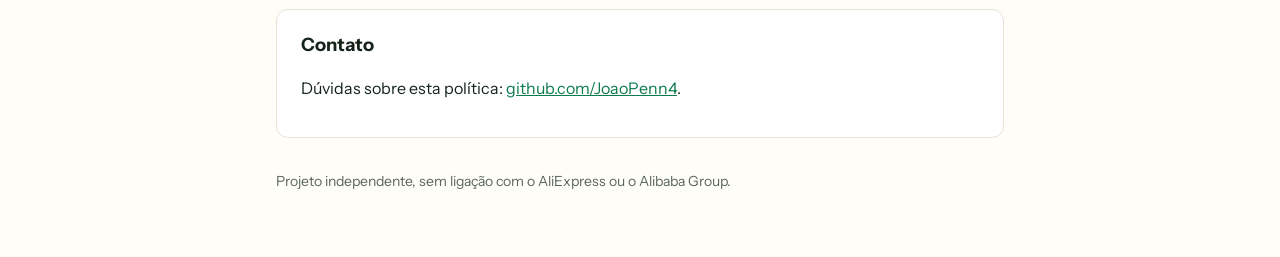
<file: aliexpress/privacy.html>
<!doctype html>
<html lang="pt-BR">
<head>
  <meta charset="utf-8">
  <meta name="viewport" content="width=device-width, initial-scale=1">
  <title>Política de privacidade · Achei.ai</title>
  <meta name="description" content="Como o Achei.ai trata os dados de quem usa o conector.">
  <link rel="icon" href="logo.svg" type="image/svg+xml">
  <link rel="icon" href="favicon.png" type="image/png">
  <link rel="preconnect" href="https://fonts.googleapis.com">
  <link rel="preconnect" href="https://fonts.gstatic.com" crossorigin>
  <link href="https://fonts.googleapis.com/css2?family=Instrument+Sans:wght@400;500&display=swap" rel="stylesheet">
  <link rel="stylesheet" href="style.css">
</head>
<body>
  <div class="wrap">
    <header>
      <img src="logo.png" alt="Logo do Achei.ai">
      <div>
        <h1>Política de privacidade</h1>
        <p>Achei.ai · Atualizada em 8 de novembro de 2026</p>
      </div>
    </header>

    <nav>
      <a href="index.html">Início</a>
      <a href="privacy.html">Privacidade</a>
    </nav>

    <section>
      <h2>Quem faz o Achei.ai</h2>
      <p>O Achei.ai é mantido por João Pedro Penna Sales, pessoa física no Brasil e afiliado do programa de
        afiliados do AliExpress. O contato está no fim desta página.</p>
    </section>

    <section>
      <h2>Dados que coletamos</h2>
      <p>O Achei.ai não pede nome, e-mail, endereço, dados de pagamento nem conta do AliExpress. Não usa cookies nem
        ferramentas de análise.</p>
      <p>Para responder a um pedido, o servidor recebe os termos de busca, os IDs de produto e os filtros que a sua IA
        envia. Eles servem só para consultar a API de afiliados do AliExpress e não são guardados. O servidor mantém
        registros técnicos básicos (horário e caminho da requisição) para resolver problemas.</p>
    </section>

    <section>
      <h2>Dados que usamos do AliExpress</h2>
      <p>O Achei.ai recebe da API de afiliados do AliExpress dados públicos de produtos, preços, categorias e
        promoções, e os repassa para a sua IA. A lista de categorias fica em memória por até 24 horas. Nada mais é
        guardado, e nenhum dado de clientes do AliExpress é acessado.</p>
    </section>

    <section>
      <h2>Prestadores de serviço</h2>
      <ul>
        <li><strong>Oracle Cloud Infrastructure</strong> (Brasil) hospeda o servidor.</li>
        <li><strong>Tailscale</strong> fornece o endereço público seguro que liga a sua IA ao servidor.</li>
        <li><strong>O provedor da sua IA</strong> (por exemplo Anthropic, OpenAI, Google ou Moonshot AI) recebe os
          resultados para mostrar a você. A política de privacidade dele vale para as suas conversas.</li>
        <li><strong>AliExpress</strong> recebe as consultas à API e cuida de qualquer compra que você fizer, sob os
          termos e a política de privacidade dele.</li>
      </ul>
      <p>Nenhum dado é vendido.</p>
    </section>

    <section>
      <h2>Links de afiliado</h2>
      <p>Os links de produto do Achei.ai são links de afiliado do AliExpress. Se você comprar por um deles, o
        AliExpress pode pagar uma comissão ao dono do Achei.ai, sem custo extra para você. O AliExpress registra os
        cliques e as compras no site dele, sob a política de privacidade dele.</p>
    </section>

    <section>
      <h2>Seus direitos</h2>
      <p>Pela LGPD, você pode perguntar quais dados seus existem e pedir correção ou exclusão. Como o Achei.ai não
        guarda dados pessoais, normalmente não há nada a excluir, mas você pode entrar em contato com qualquer
        dúvida.</p>
    </section>

    <section>
      <h2>Contato</h2>
      <p>Dúvidas sobre esta política: <a href="https://github.com/JoaoPenn4">github.com/JoaoPenn4</a>.</p>
    </section>

    <footer>
      Projeto independente, sem ligação com o AliExpress ou o Alibaba Group.
    </footer>
  </div>
</body>
</html>
</file>
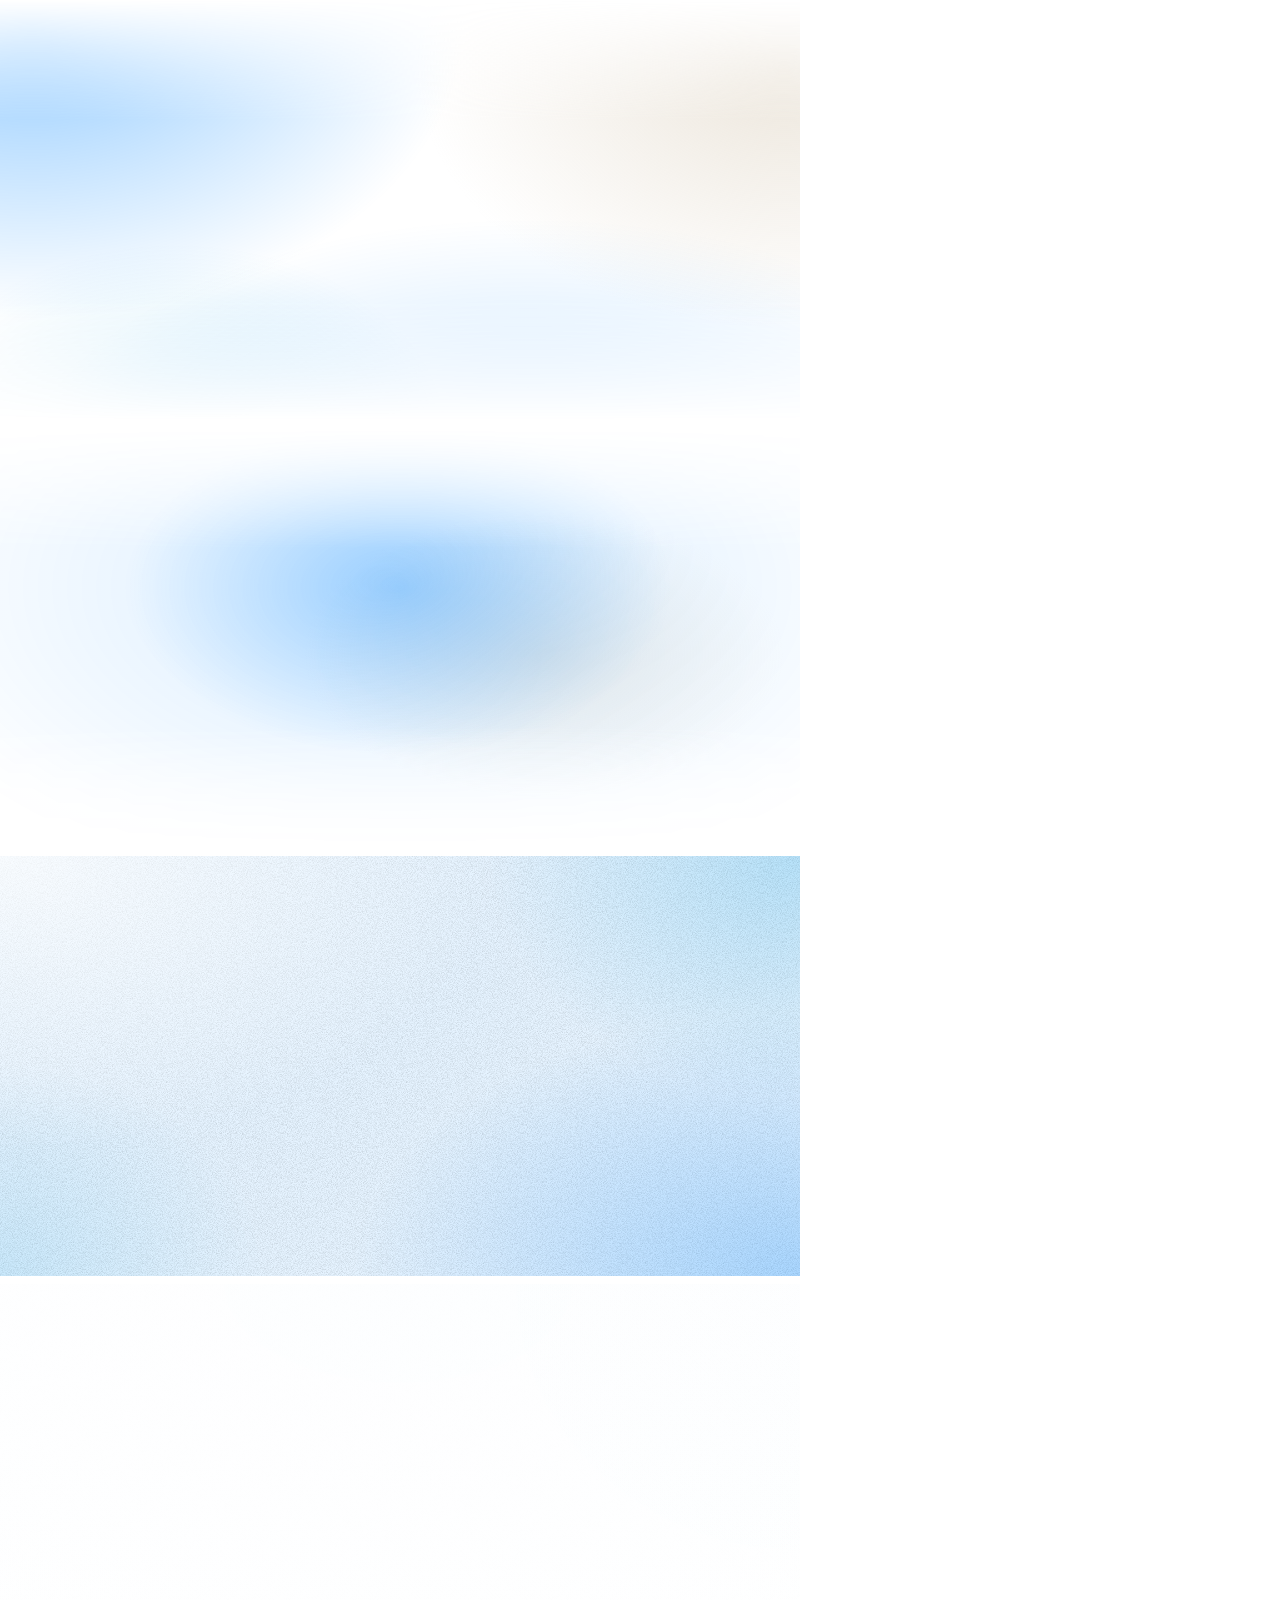
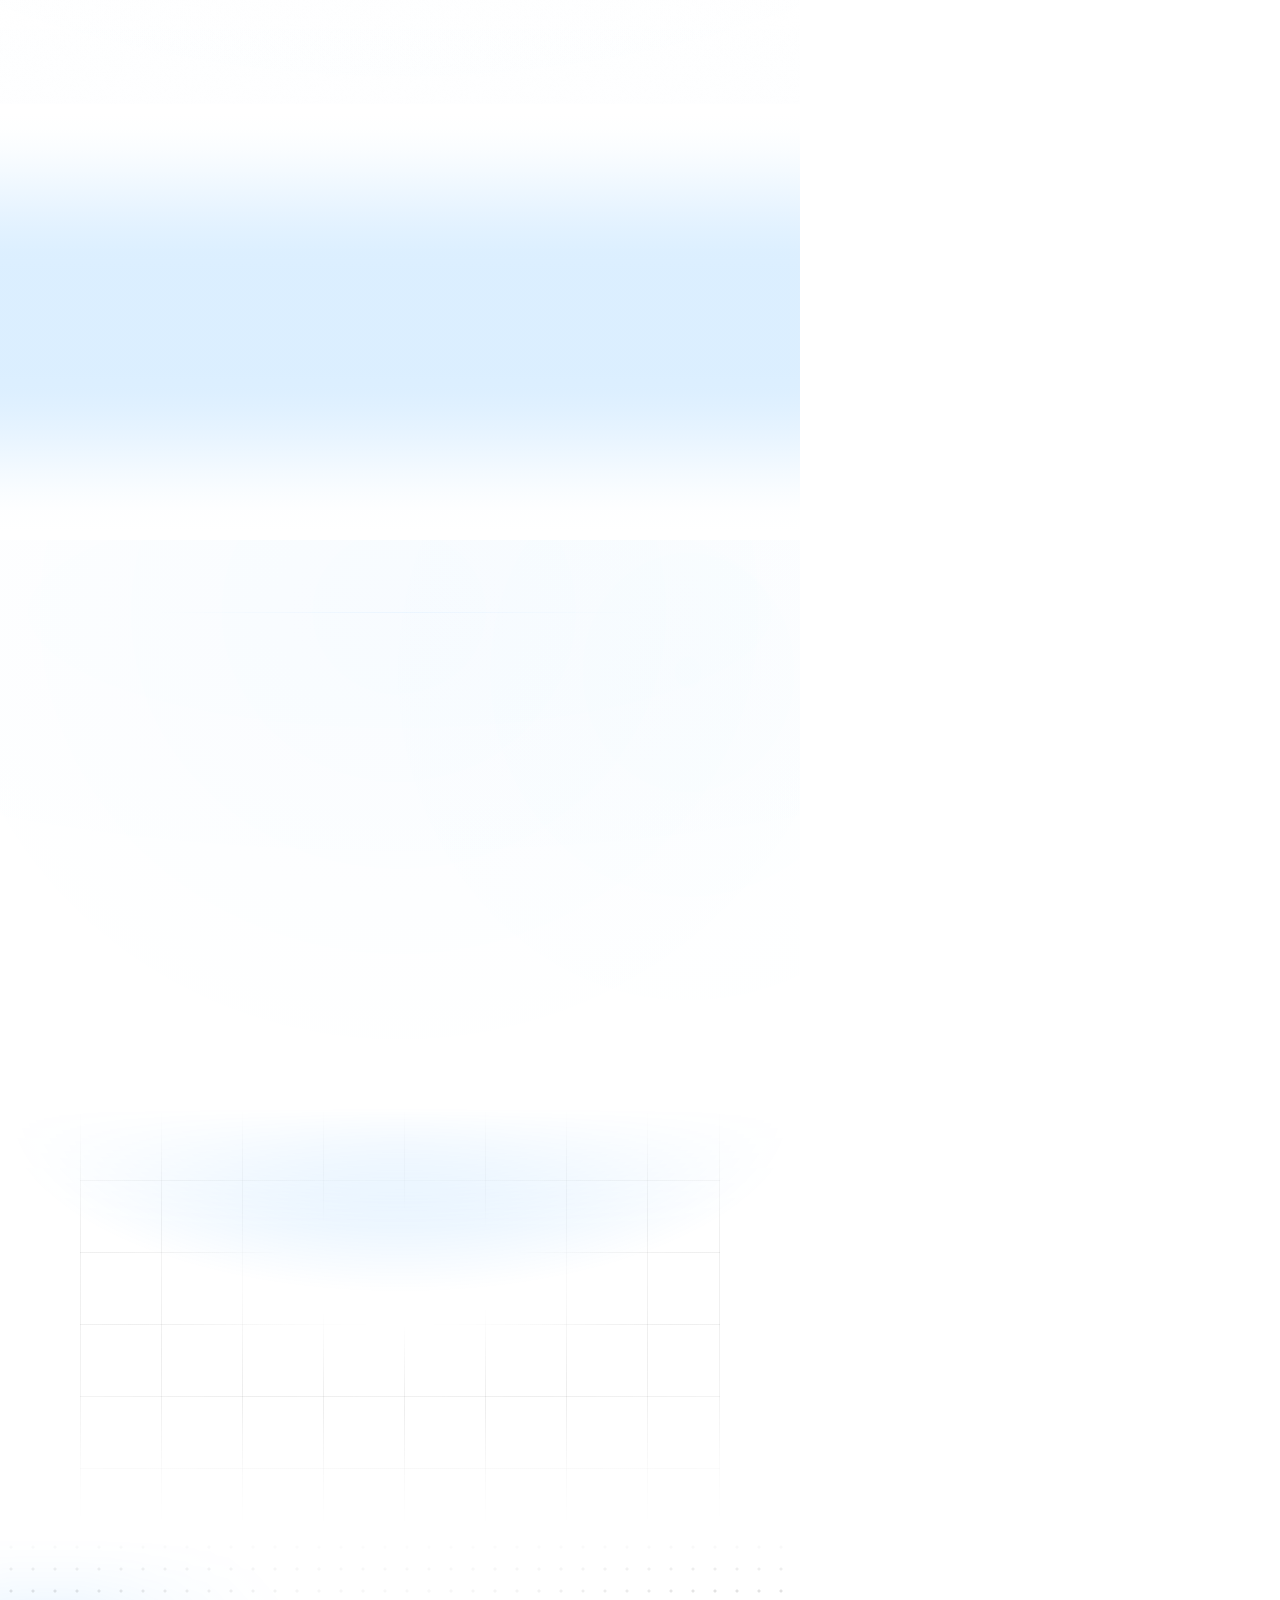
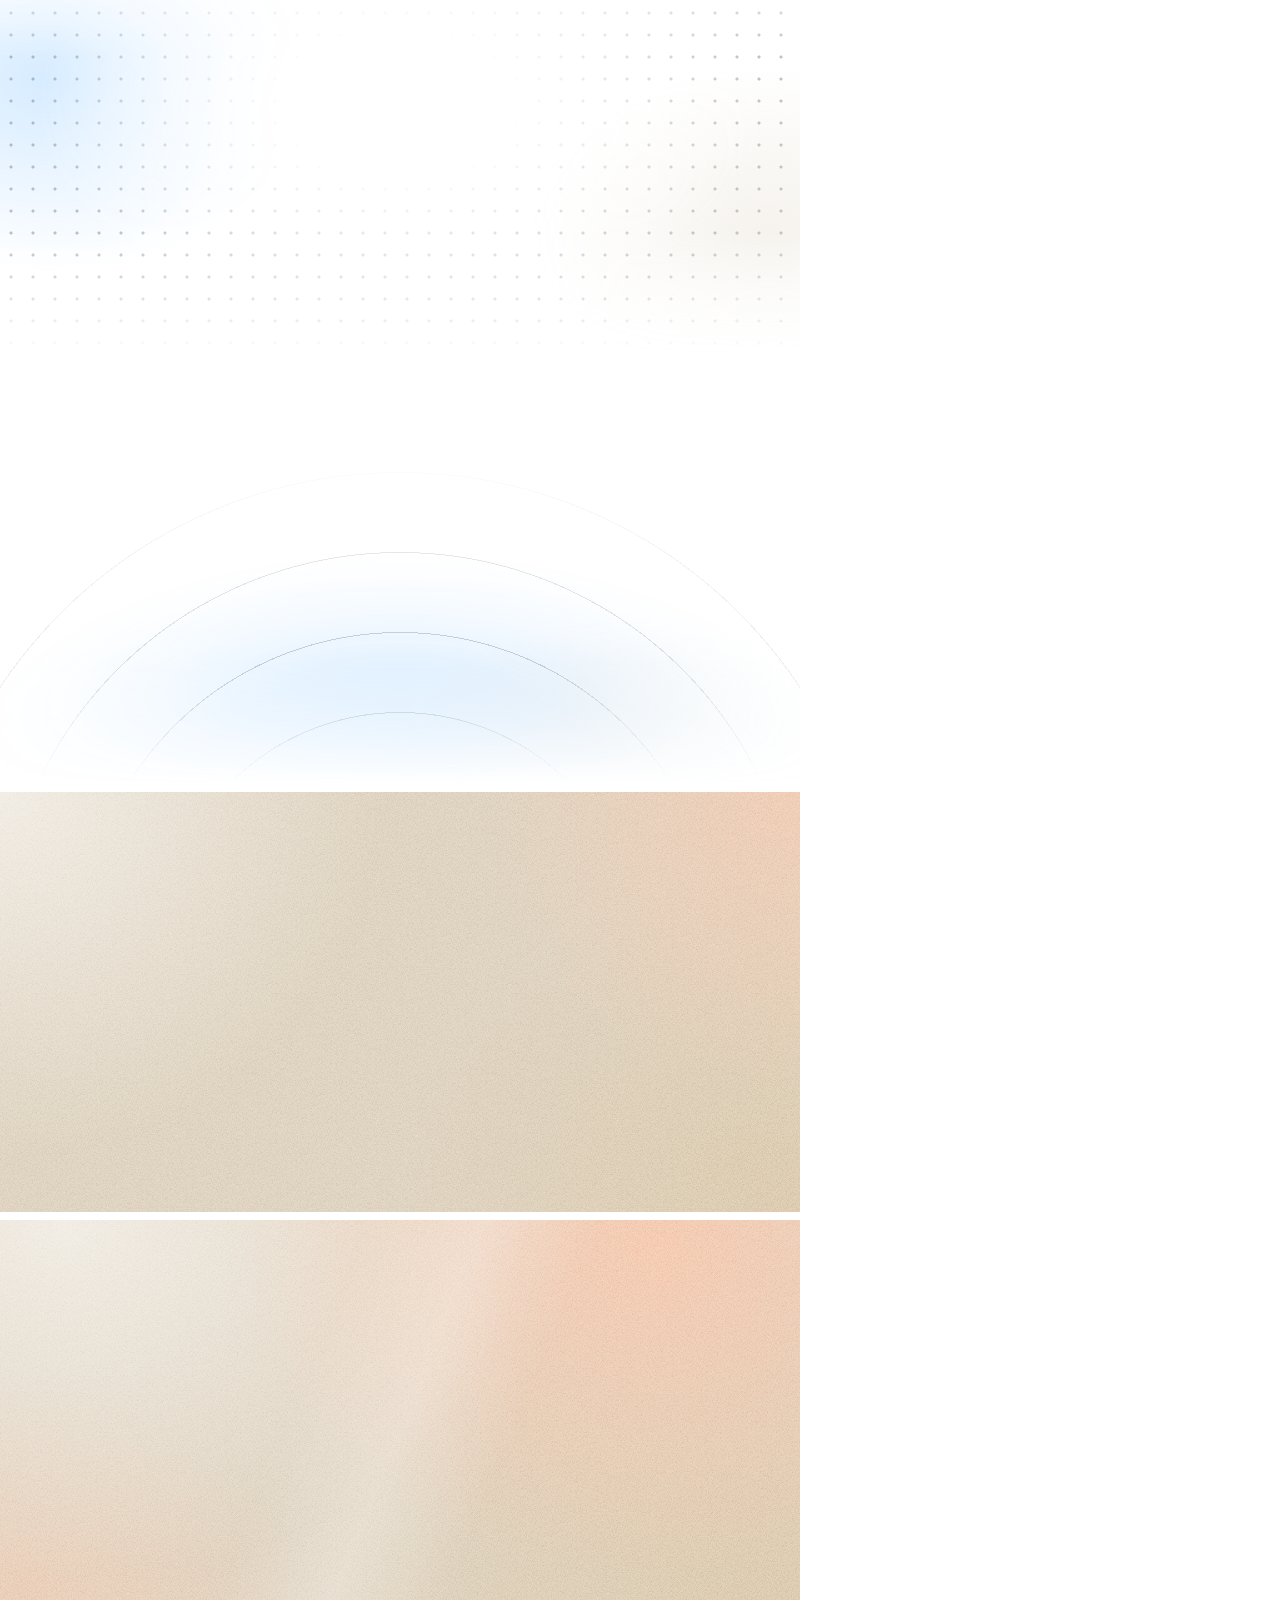
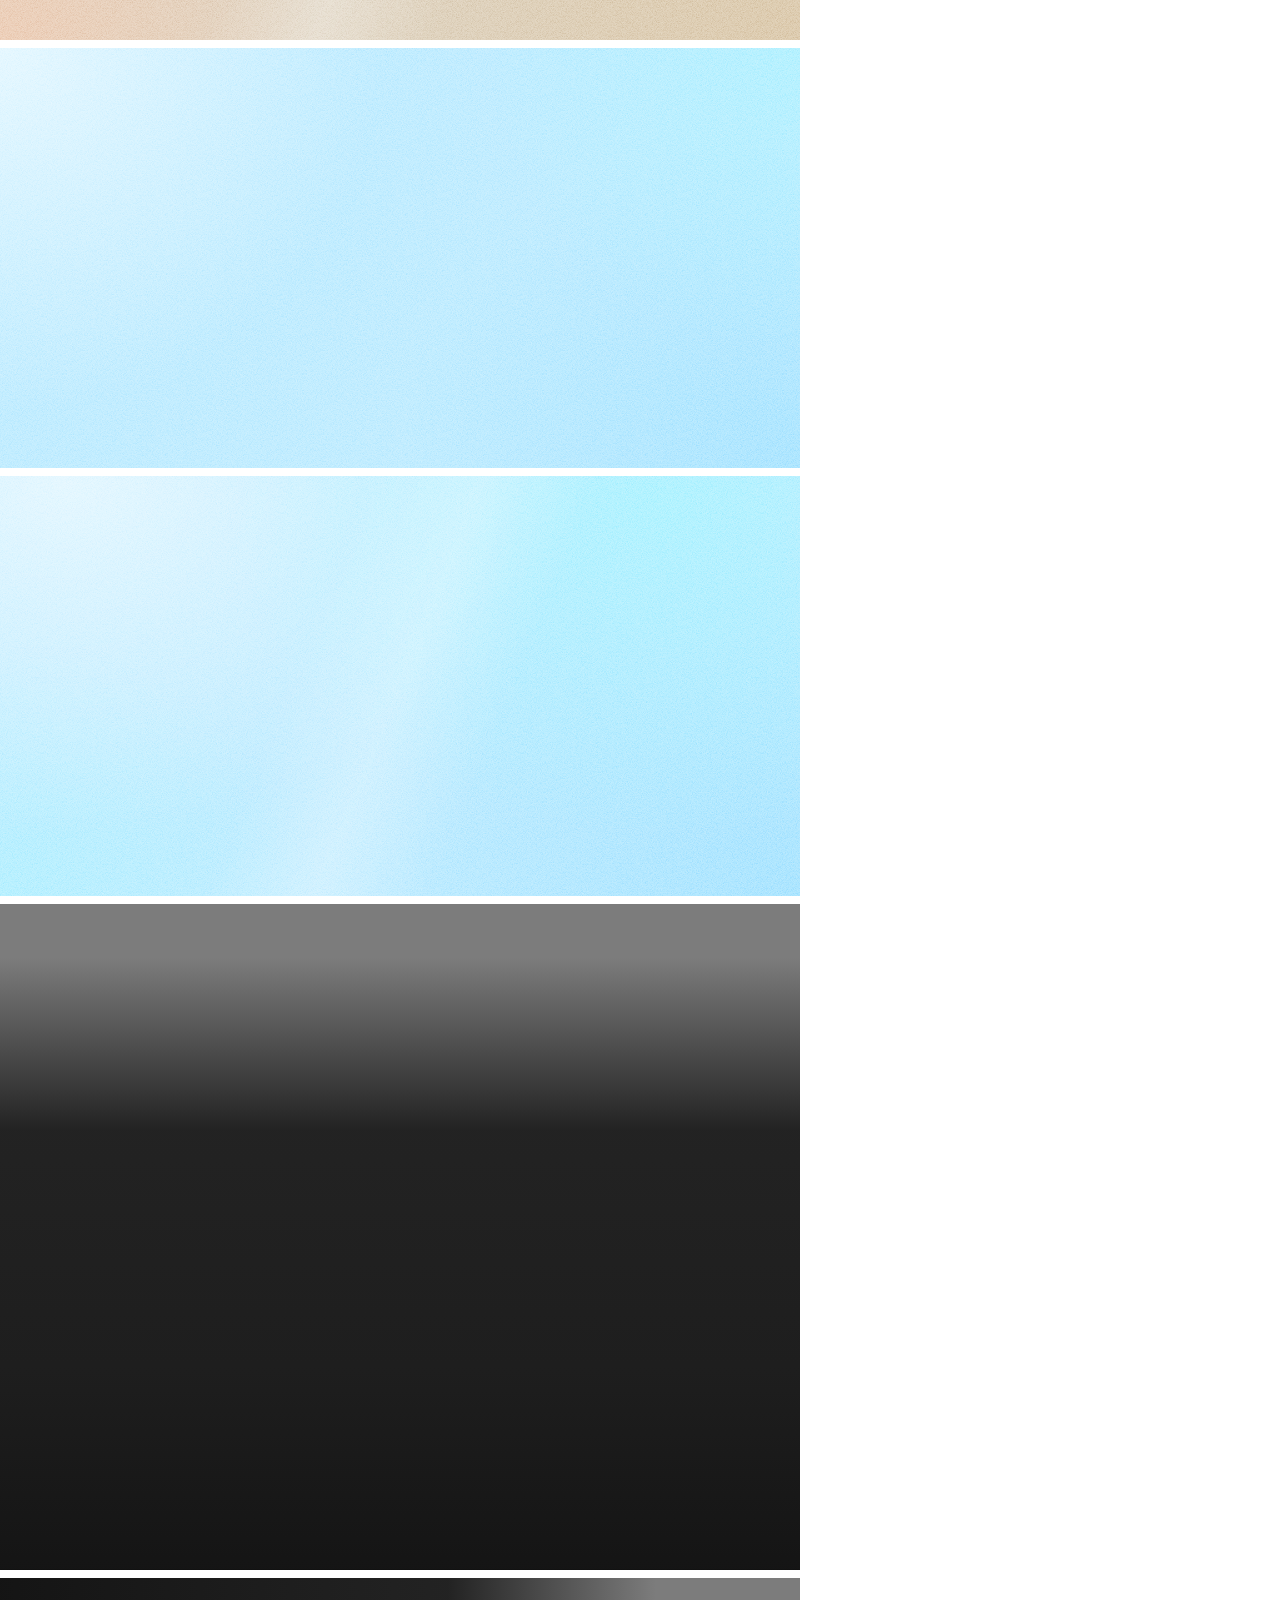
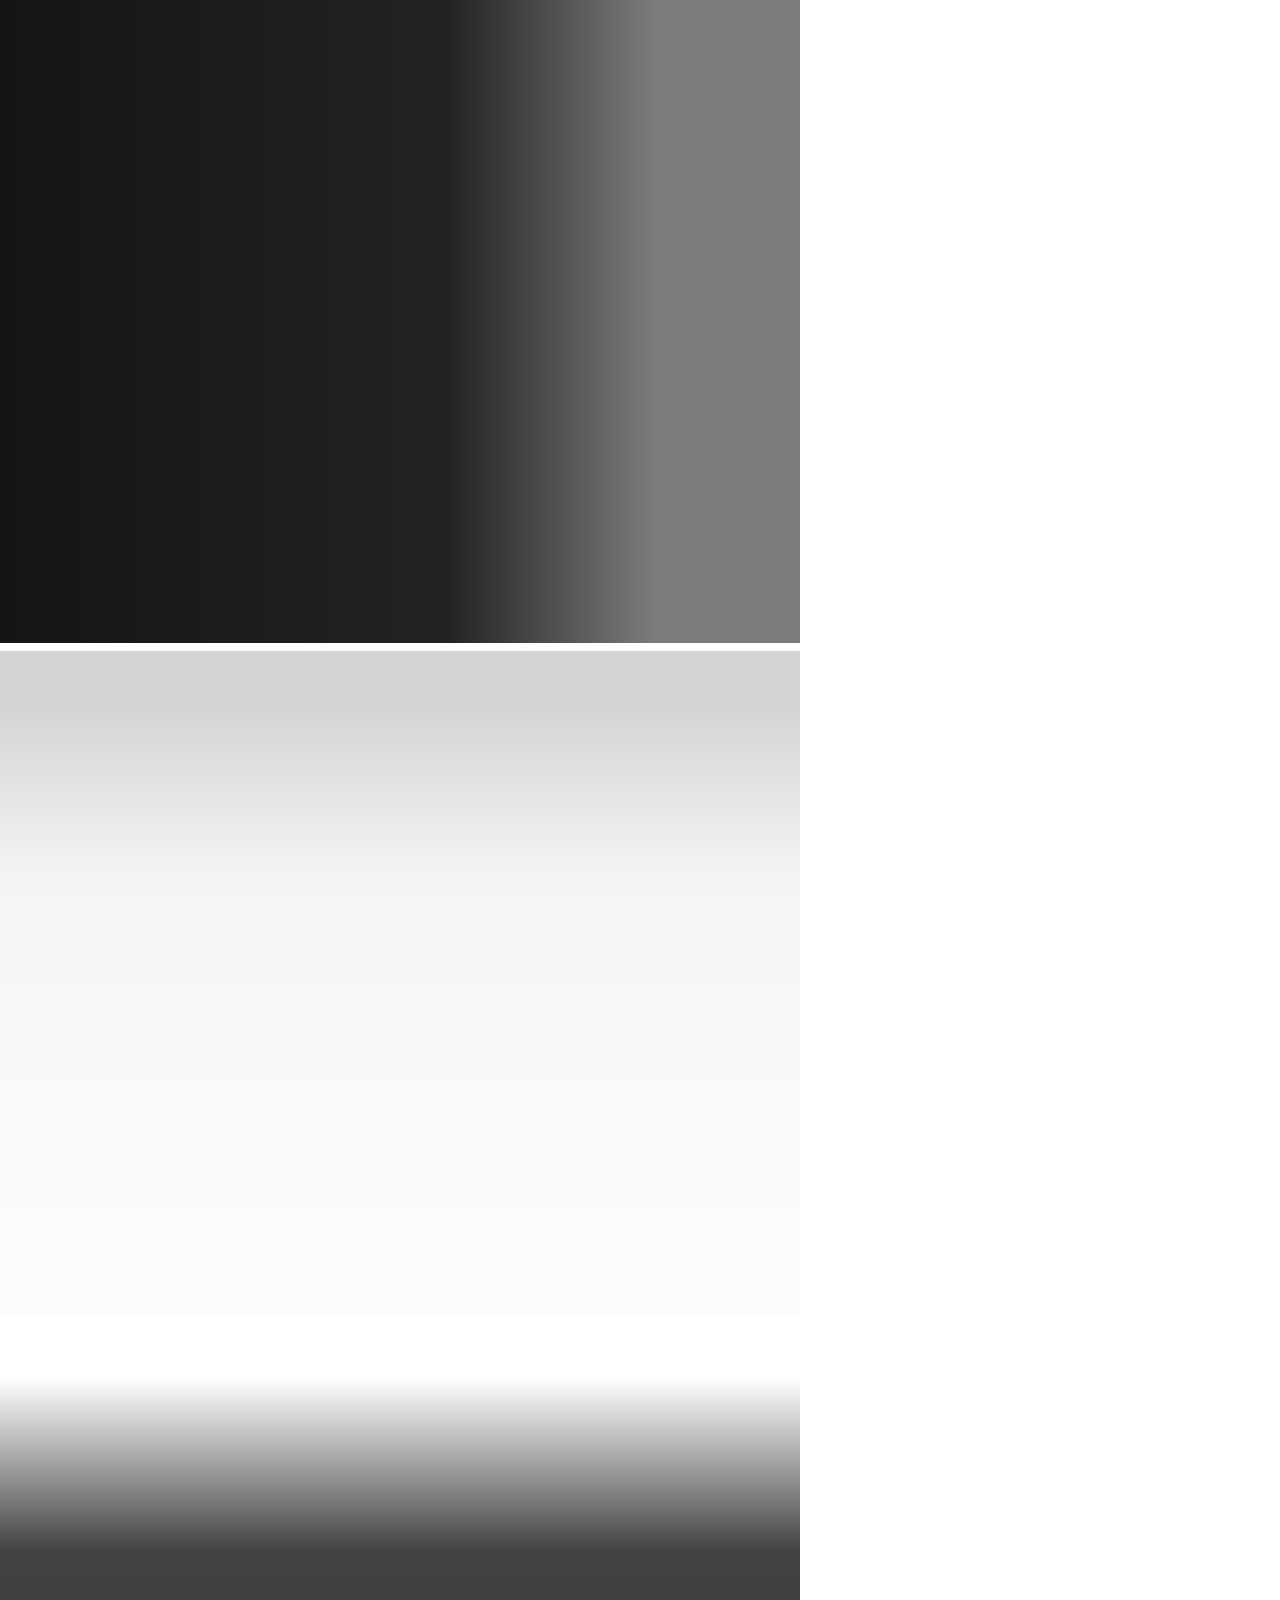
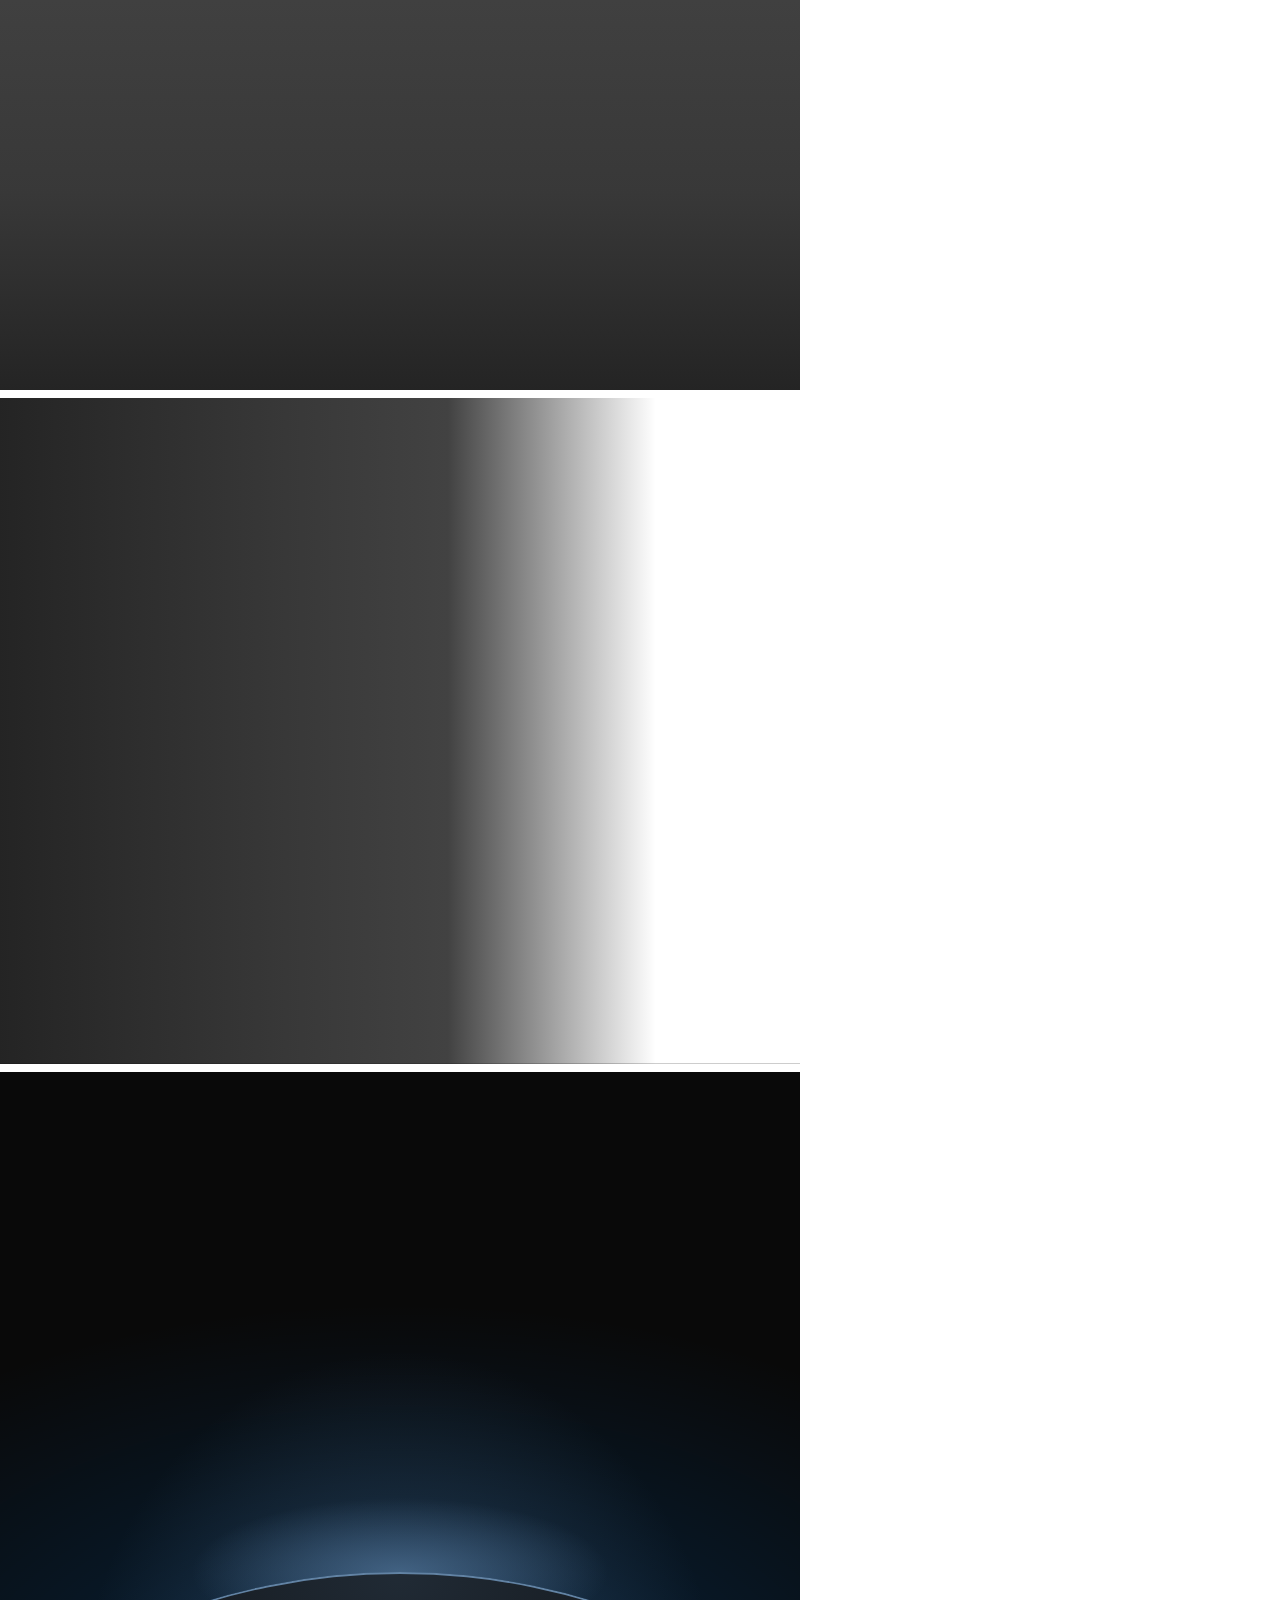
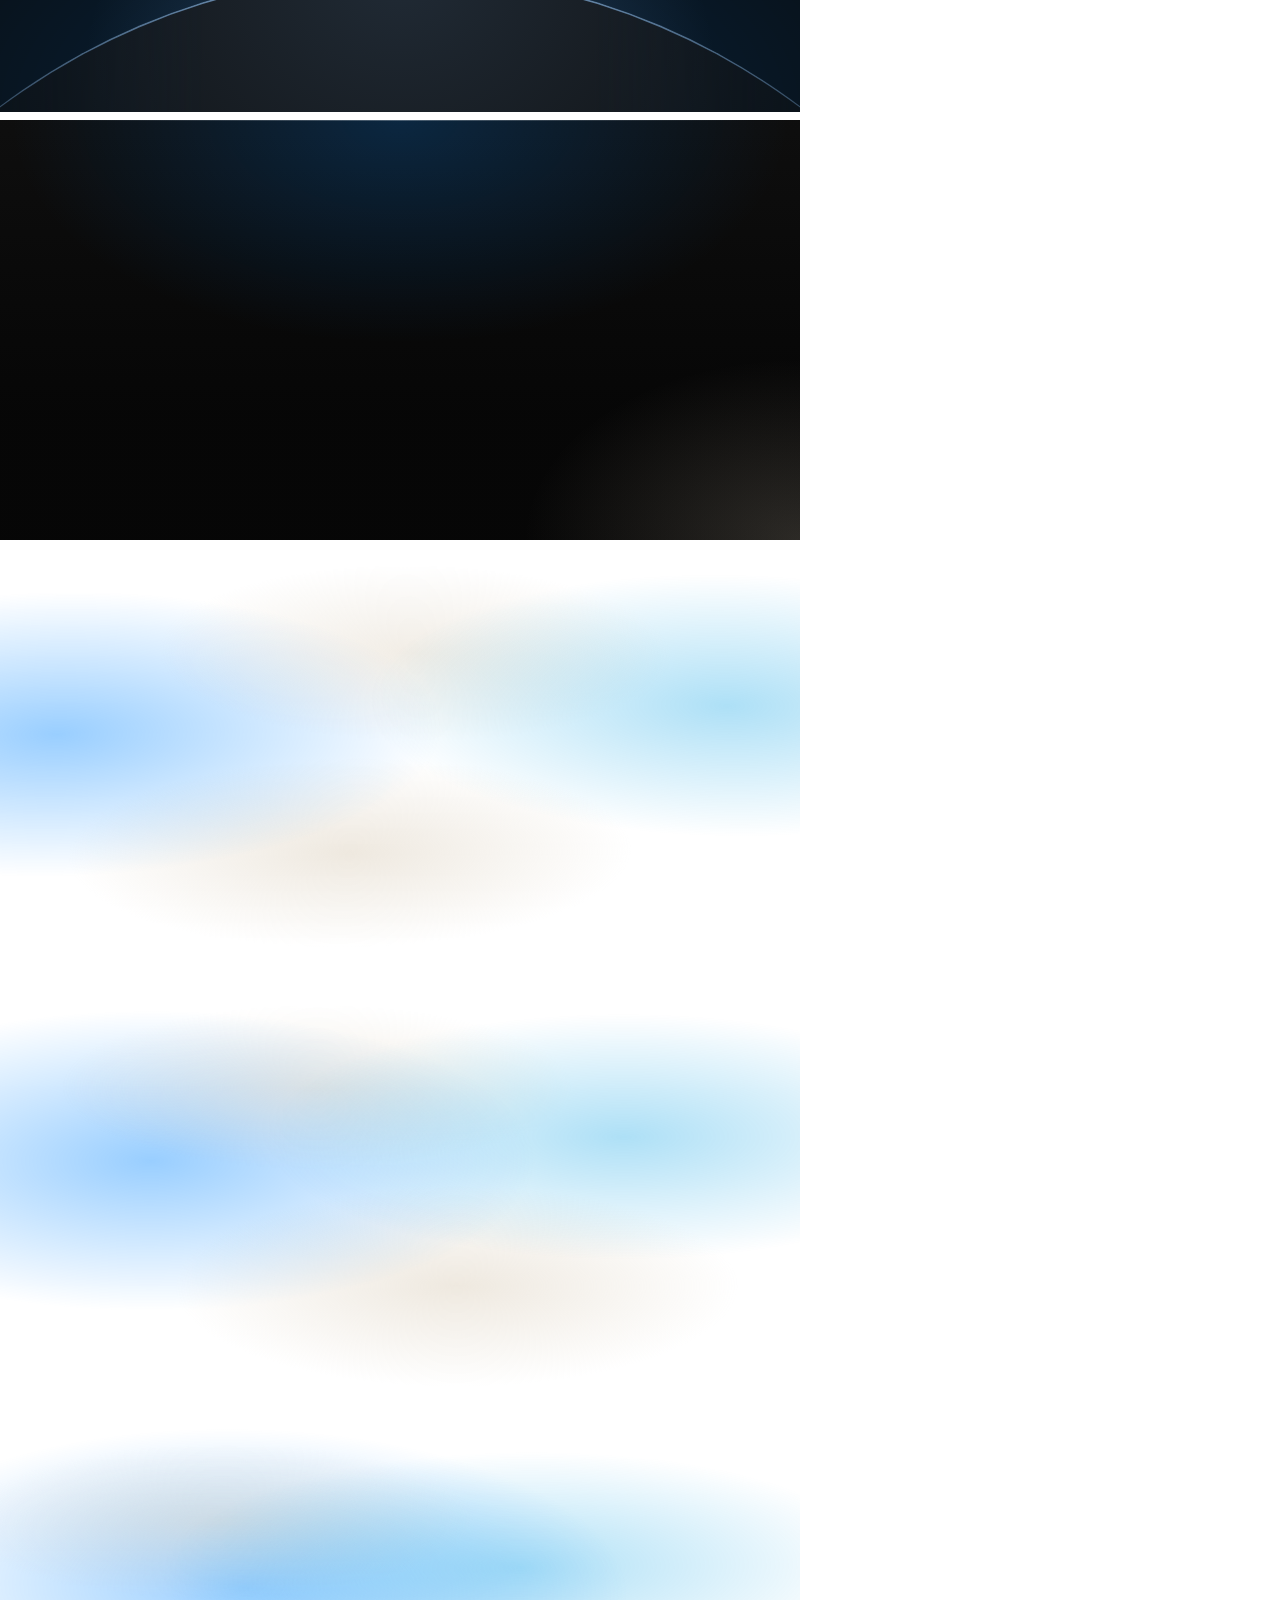
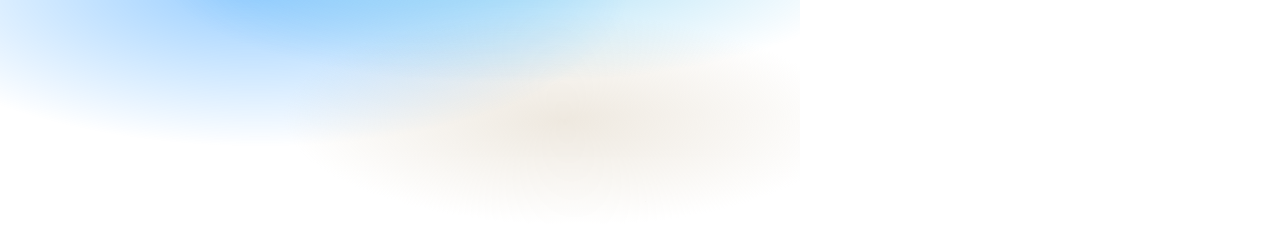
<file: aliexpress/assets/backgrounds/check.html>
<!doctype html>
<html lang="en" data-ground="sand">
<head>
<meta charset="utf-8">
<title>Backgrounds contrast check</title>
<!-- Every ground in a 800px box, for check.mjs: it sets a palette, screenshots the boxes and measures
     the ink and muted contrast on every pixel of each ground's text zone (index.json). The photograph
     grounds sit on a flat grey picture: #7c7c7c for the dark scrim, #d4d4d4 for the light one; and the worst case of the dark scrim: a white
     picture (white words on it). The light scrim is for pale photographs only. -->
<link rel="stylesheet" href="../system.css">
<link rel="stylesheet" href="backgrounds.css">
<style>body { margin: 0; width: 800px; } .box { width: 800px; margin: 0 0 8px; padding: 24px; font-size: 20px; } .pi, .pm { visibility: hidden; } .pi { color: var(--ink); } .pm { color: var(--muted); }  /* the liquid blobs held at the start, the middle and the end of their drift (the keyframes in backgrounds.css), so the text zone is measured where they stand under it */
  .at-start::before { animation: none; transform: translate3d(-7%, 0, 0) skewX(-7deg) scaleY(.94); } .at-start::after { animation: none; transform: translate3d(8%, 0, 0) skewX(6deg) scaleY(1.04); }
  .at-mid::before { animation: none; transform: translate3d(.5%, 0, 0) skewX(-.5deg) scaleY(.995); } .at-mid::after { animation: none; transform: translate3d(-.5%, 0, 0) scaleY(.98); }
  .at-end::before { animation: none; transform: translate3d(8%, 0, 0) skewX(6deg) scaleY(1.05); } .at-end::after { animation: none; transform: translate3d(-9%, 0, 0) skewX(-6deg) scaleY(.92); }
</style>
<script src="backgrounds.js" defer></script>
</head>
<body>
<div class="bg-mist box" data-g="mist" style="height:420px"><span class="pi">Ink</span> <span class="pm">Muted</span></div>
<div class="bg-halo box" data-g="halo" style="height:420px"><span class="pi">Ink</span> <span class="pm">Muted</span></div>
<div class="bg-grain box" data-g="grain" style="height:420px"><span class="pi">Ink</span> <span class="pm">Muted</span></div>
<div class="bg-paper box" data-g="paper" style="height:420px"><span class="pi">Ink</span> <span class="pm">Muted</span></div>
<div class="bg-dusk box" data-g="dusk" style="height:420px"><span class="pi">Ink</span> <span class="pm">Muted</span></div>
<div class="bg-topglow box" data-g="topglow" style="height:560px"><span class="pi">Ink</span> <span class="pm">Muted</span></div>
<div class="bg-ruled box" data-g="ruled" style="height:420px"><span class="pi">Ink</span> <span class="pm">Muted</span></div>
<div class="bg-dots box" data-g="dots" style="height:420px"><span class="pi">Ink</span> <span class="pm">Muted</span></div>
<div class="bg-arcs box" data-g="arcs" style="height:420px"><span class="pi">Ink</span> <span class="pm">Muted</span></div>
<div class="bg-band box" data-g="band" style="height:420px"><span class="pi">Ink</span> <span class="pm">Muted</span></div>
<div class="bg-field box" data-g="field" style="height:420px"><span class="pi">Ink</span> <span class="pm">Muted</span></div>
<div class="bg-band bg-tint box" data-g="band-tint" style="height:420px"><span class="pi">Ink</span> <span class="pm">Muted</span></div>
<div class="bg-field bg-tint box" data-g="field-tint" style="height:420px"><span class="pi">Ink</span> <span class="pm">Muted</span></div>
<div class="bg-photo box" data-g="photo" style="height:520px;--g-photo:linear-gradient(#7c7c7c,#7c7c7c)"><span class="pi">Ink</span> <span class="pm">Muted</span></div>
<div class="bg-photo bg-photo--left box" data-g="photo-left" style="height:520px;--g-photo:linear-gradient(#7c7c7c,#7c7c7c)"><span class="pi">Ink</span> <span class="pm">Muted</span></div>
<div class="bg-photo bg-photo--light box" data-g="photo-light" style="height:520px;--g-photo:linear-gradient(#d4d4d4,#d4d4d4)"><span class="pi">Ink</span> <span class="pm">Muted</span></div>
<div class="bg-photo box" data-g="photo-white" style="height:520px;--g-photo:linear-gradient(#fff,#fff)"><span class="pi">Ink</span> <span class="pm">Muted</span></div>
<div class="bg-photo bg-photo--left box" data-g="photo-left-white" style="height:520px;--g-photo:linear-gradient(#fff,#fff)"><span class="pi">Ink</span> <span class="pm">Muted</span></div>
<div class="bg-horizon box" data-g="horizon" style="height:640px"><span class="pi">Ink</span> <span class="pm">Muted</span></div>
<div class="bg-deep box" data-g="deep" style="height:420px"><span class="pi">Ink</span> <span class="pm">Muted</span></div>
<div class="bg-liquid box at-start" data-g="liquid" data-no-pause style="height:420px"><span class="pi">Ink</span> <span class="pm">Muted</span></div>
<div class="bg-liquid box at-mid" data-g="liquid-mid" data-no-pause style="height:420px"><span class="pi">Ink</span> <span class="pm">Muted</span></div>
<div class="bg-liquid box at-end" data-g="liquid-end" data-no-pause style="height:420px"><span class="pi">Ink</span> <span class="pm">Muted</span></div>

</body>
</html>
</file>
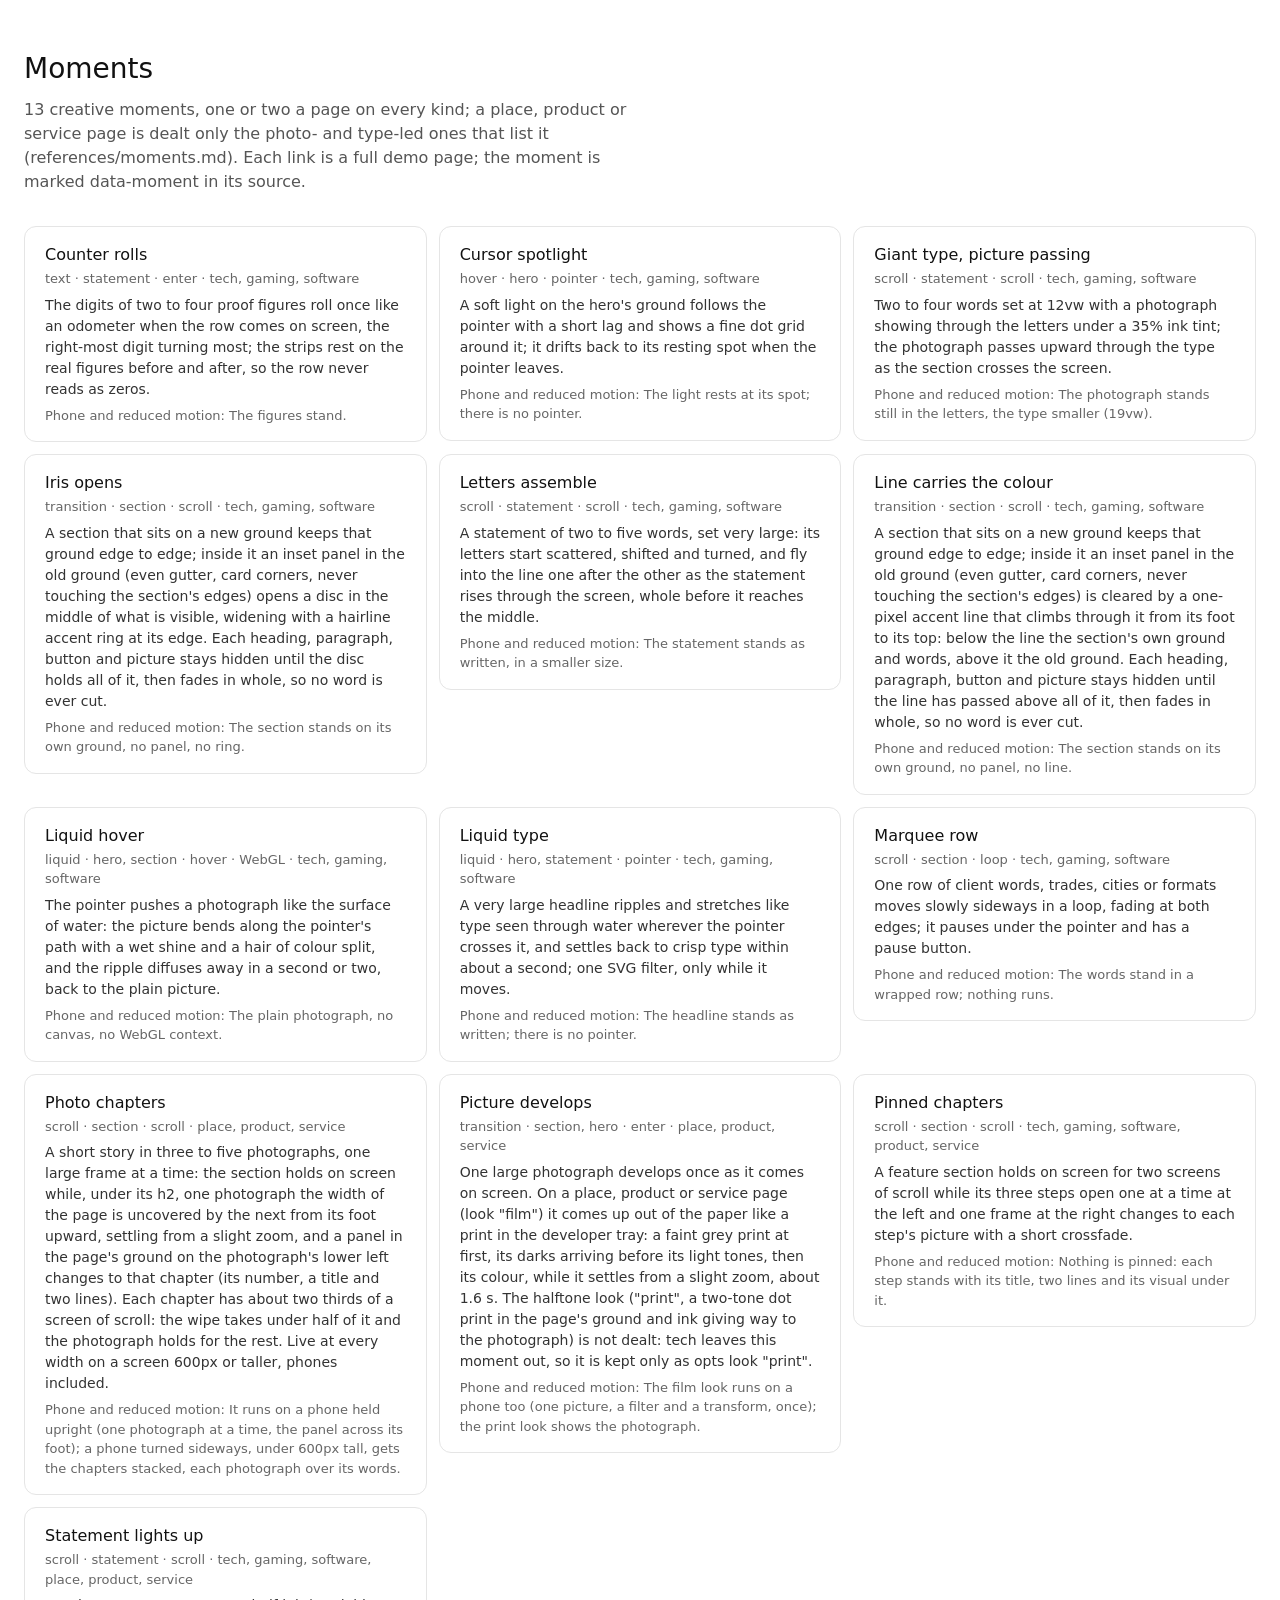
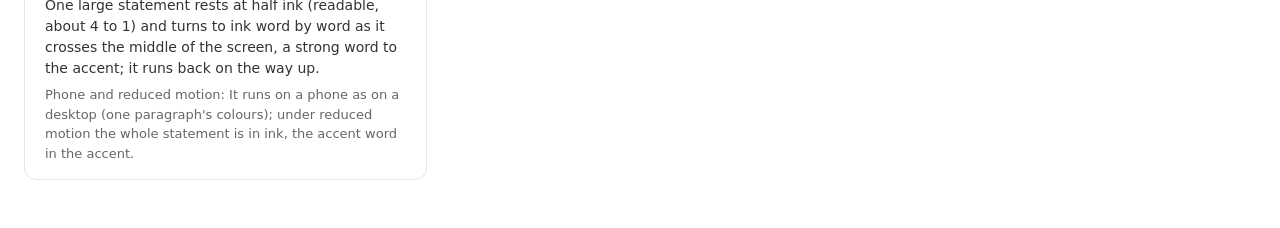
<file: aliexpress/assets/moments/gallery.html>
<!doctype html><html lang="en"><head><meta charset="utf-8"><meta name="viewport" content="width=device-width, initial-scale=1"><title>Moments</title>
<style>body{margin:0;font:16px/1.5 system-ui,sans-serif;color:#111;background:#fff;padding:48px 24px}h1{font-size:28px;font-weight:500;margin:0 0 8px}p.lead{color:#555;margin:0 0 32px;max-width:60ch}ul{list-style:none;padding:0;margin:0;display:grid;gap:12px;grid-template-columns:repeat(auto-fill,minmax(320px,1fr))}li a{display:block;padding:16px 20px;border:1px solid #e5e5e5;border-radius:12px;color:inherit;text-decoration:none}li a:hover{border-color:#999}li b{font-weight:500}li span{display:block;color:#666;font-size:13px;margin:2px 0 6px}li p{margin:0;color:#333;font-size:14px}li p.ph{margin-top:6px;color:#666;font-size:13px}</style></head>
<body><h1>Moments</h1><p class="lead">13 creative moments, one or two a page on every kind; a place, product or service page is dealt only the photo- and type-led ones that list it (references/moments.md). Each link is a full demo page; the moment is marked data-moment in its source.</p><ul><li><a href="counter-rolls/demo.html"><b>Counter rolls</b> <span>text · statement · enter · tech, gaming, software</span><p>The digits of two to four proof figures roll once like an odometer when the row comes on screen, the right-most digit turning most; the strips rest on the real figures before and after, so the row never reads as zeros.</p><p class="ph">Phone and reduced motion: The figures stand.</p></a></li>
<li><a href="cursor-spotlight/demo.html"><b>Cursor spotlight</b> <span>hover · hero · pointer · tech, gaming, software</span><p>A soft light on the hero's ground follows the pointer with a short lag and shows a fine dot grid around it; it drifts back to its resting spot when the pointer leaves.</p><p class="ph">Phone and reduced motion: The light rests at its spot; there is no pointer.</p></a></li>
<li><a href="giant-type-pass/demo.html"><b>Giant type, picture passing</b> <span>scroll · statement · scroll · tech, gaming, software</span><p>Two to four words set at 12vw with a photograph showing through the letters under a 35% ink tint; the photograph passes upward through the type as the section crosses the screen.</p><p class="ph">Phone and reduced motion: The photograph stands still in the letters, the type smaller (19vw).</p></a></li>
<li><a href="iris-opens/demo.html"><b>Iris opens</b> <span>transition · section · scroll · tech, gaming, software</span><p>A section that sits on a new ground keeps that ground edge to edge; inside it an inset panel in the old ground (even gutter, card corners, never touching the section's edges) opens a disc in the middle of what is visible, widening with a hairline accent ring at its edge. Each heading, paragraph, button and picture stays hidden until the disc holds all of it, then fades in whole, so no word is ever cut.</p><p class="ph">Phone and reduced motion: The section stands on its own ground, no panel, no ring.</p></a></li>
<li><a href="letters-assemble/demo.html"><b>Letters assemble</b> <span>scroll · statement · scroll · tech, gaming, software</span><p>A statement of two to five words, set very large: its letters start scattered, shifted and turned, and fly into the line one after the other as the statement rises through the screen, whole before it reaches the middle.</p><p class="ph">Phone and reduced motion: The statement stands as written, in a smaller size.</p></a></li>
<li><a href="line-carries-colour/demo.html"><b>Line carries the colour</b> <span>transition · section · scroll · tech, gaming, software</span><p>A section that sits on a new ground keeps that ground edge to edge; inside it an inset panel in the old ground (even gutter, card corners, never touching the section's edges) is cleared by a one-pixel accent line that climbs through it from its foot to its top: below the line the section's own ground and words, above it the old ground. Each heading, paragraph, button and picture stays hidden until the line has passed above all of it, then fades in whole, so no word is ever cut.</p><p class="ph">Phone and reduced motion: The section stands on its own ground, no panel, no line.</p></a></li>
<li><a href="liquid-hover/demo.html"><b>Liquid hover</b> <span>liquid · hero, section · hover · WebGL · tech, gaming, software</span><p>The pointer pushes a photograph like the surface of water: the picture bends along the pointer's path with a wet shine and a hair of colour split, and the ripple diffuses away in a second or two, back to the plain picture.</p><p class="ph">Phone and reduced motion: The plain photograph, no canvas, no WebGL context.</p></a></li>
<li><a href="liquid-type/demo.html"><b>Liquid type</b> <span>liquid · hero, statement · pointer · tech, gaming, software</span><p>A very large headline ripples and stretches like type seen through water wherever the pointer crosses it, and settles back to crisp type within about a second; one SVG filter, only while it moves.</p><p class="ph">Phone and reduced motion: The headline stands as written; there is no pointer.</p></a></li>
<li><a href="marquee-row/demo.html"><b>Marquee row</b> <span>scroll · section · loop · tech, gaming, software</span><p>One row of client words, trades, cities or formats moves slowly sideways in a loop, fading at both edges; it pauses under the pointer and has a pause button.</p><p class="ph">Phone and reduced motion: The words stand in a wrapped row; nothing runs.</p></a></li>
<li><a href="photo-chapters/demo.html"><b>Photo chapters</b> <span>scroll · section · scroll · place, product, service</span><p>A short story in three to five photographs, one large frame at a time: the section holds on screen while, under its h2, one photograph the width of the page is uncovered by the next from its foot upward, settling from a slight zoom, and a panel in the page's ground on the photograph's lower left changes to that chapter (its number, a title and two lines). Each chapter has about two thirds of a screen of scroll: the wipe takes under half of it and the photograph holds for the rest. Live at every width on a screen 600px or taller, phones included.</p><p class="ph">Phone and reduced motion: It runs on a phone held upright (one photograph at a time, the panel across its foot); a phone turned sideways, under 600px tall, gets the chapters stacked, each photograph over its words.</p></a></li>
<li><a href="picture-develops/demo.html"><b>Picture develops</b> <span>transition · section, hero · enter · place, product, service</span><p>One large photograph develops once as it comes on screen. On a place, product or service page (look "film") it comes up out of the paper like a print in the developer tray: a faint grey print at first, its darks arriving before its light tones, then its colour, while it settles from a slight zoom, about 1.6 s. The halftone look ("print", a two-tone dot print in the page's ground and ink giving way to the photograph) is not dealt: tech leaves this moment out, so it is kept only as opts look "print".</p><p class="ph">Phone and reduced motion: The film look runs on a phone too (one picture, a filter and a transform, once); the print look shows the photograph.</p></a></li>
<li><a href="pinned-chapters/demo.html"><b>Pinned chapters</b> <span>scroll · section · scroll · tech, gaming, software, product, service</span><p>A feature section holds on screen for two screens of scroll while its three steps open one at a time at the left and one frame at the right changes to each step's picture with a short crossfade.</p><p class="ph">Phone and reduced motion: Nothing is pinned: each step stands with its title, two lines and its visual under it.</p></a></li>
<li><a href="word-highlight/demo.html"><b>Statement lights up</b> <span>scroll · statement · scroll · tech, gaming, software, place, product, service</span><p>One large statement rests at half ink (readable, about 4 to 1) and turns to ink word by word as it crosses the middle of the screen, a strong word to the accent; it runs back on the way up.</p><p class="ph">Phone and reduced motion: It runs on a phone as on a desktop (one paragraph's colours); under reduced motion the whole statement is in ink, the accent word in the accent.</p></a></li></ul></body></html>
</file>
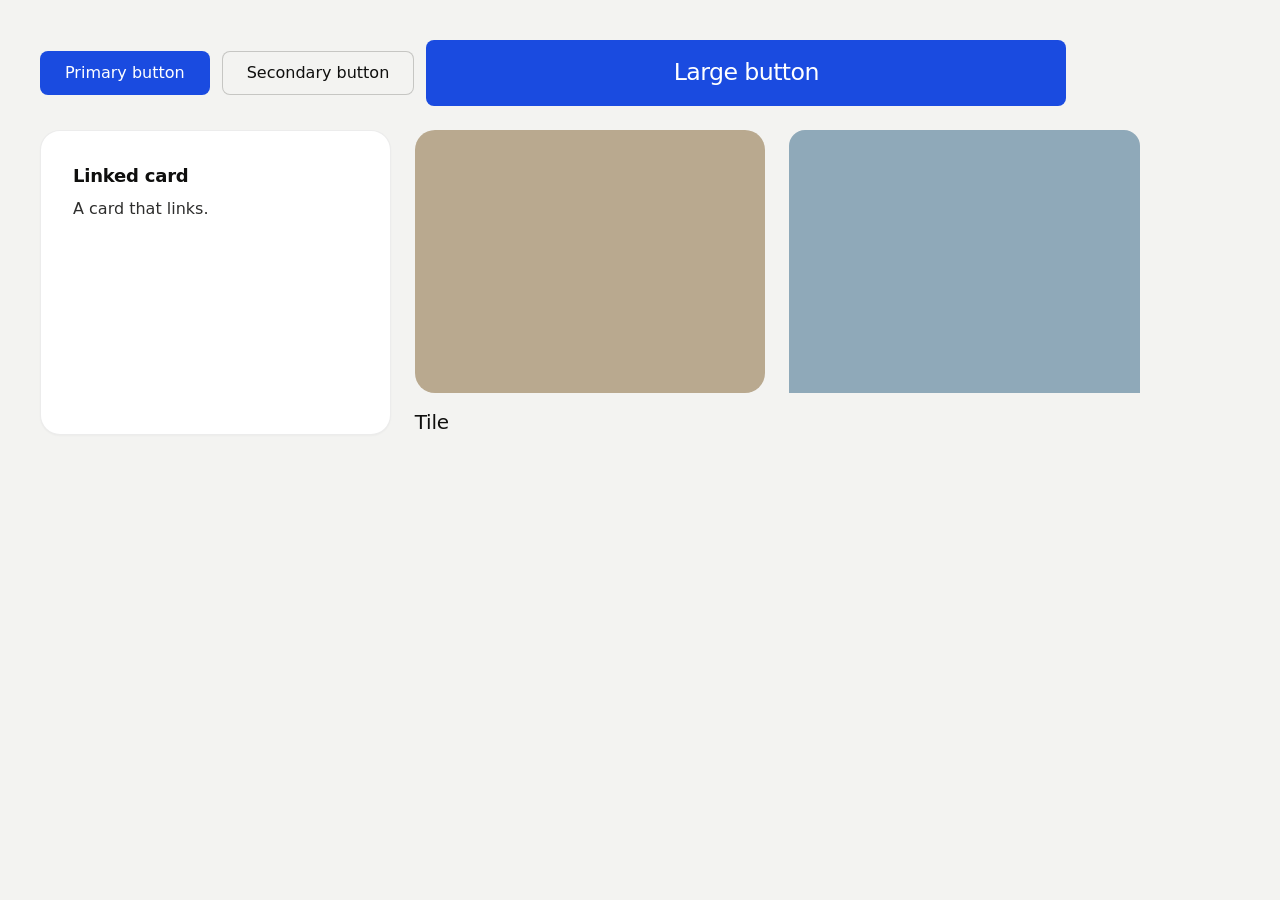
<file: aliexpress/assets/motion/_hover-test.html>
<!doctype html>
<html lang="en">
<head>
<meta charset="utf-8"><meta name="viewport" content="width=device-width, initial-scale=1">
<title>Hover test</title>
<link rel="stylesheet" href="../system.css">
<link rel="stylesheet" href="../ui/cards.css">
<link rel="stylesheet" href="motion.css">
<style>:root{--bg:#f3f3f1;--card:#fff;--ink:#0f0f0e;--muted:#686863;--accent:#e5531c}body{background:var(--bg);color:var(--ink);padding:40px}.row{display:grid;grid-template-columns:repeat(3,1fr);gap:24px;max-width:1100px}</style>
</head>
<body>
<main>
<div class="btn-row" style="margin-bottom:24px"><a class="btn btn--primary" href="#p">Primary button</a><a class="btn btn--secondary" href="#s">Secondary button</a><a class="btn btn--primary btn--xl" href="#x">Large button</a></div>
<div class="row">
  <a class="card" id="c1" href="#a"><h3>Linked card</h3><p>A card that links.</p></a>
  <a class="tile" id="t1" href="#b"><div class="tile__media"><img id="i1" alt="" src="data:image/svg+xml,%3Csvg xmlns='http://www.w3.org/2000/svg' width='400' height='300'%3E%3Crect width='400' height='300' fill='%23b9a98f'/%3E%3C/svg%3E"></div><div class="tile__head"><h3>Tile</h3></div></a>
  <div class="m-zoom" id="z1" style="border-radius:16px"><img id="i2" alt="" style="display:block;width:100%" src="data:image/svg+xml,%3Csvg xmlns='http://www.w3.org/2000/svg' width='400' height='300'%3E%3Crect width='400' height='300' fill='%238fa9b9'/%3E%3C/svg%3E"></div>
</div>
</main>
</body>
</html>
</file>
<file: aliexpress/assets/system.css>
/*
  taste-skill system.css - the one system for the page. Link it first, then assets/ui/cards.css (the
  feature card, its panel and the fragment placements), then set the palette (--p-*), the fonts and
  the radius set on :root in the page (node scripts/start.mjs prints that block).
  Do not add a second grid, spacing scale, type scale, radius scale, button or card style.
*/

/* ---------------------------------------------------------------- tokens */
:root {
  /* palette (hex only; fx.js reads --bg --surface --ink --muted --accent --accent-ink) */
  --p-bg: #ffffff;
  --p-surface: #f4f4f4;
  --p-ink: #111111;
  --p-muted: #6b6b6b;
  --p-accent: #1a4be0;
  --p-accent-ink: #ffffff;
  --p-action: #1a4be0;      /* buttons, links, focus: the accent, or the ink when the accent is too pale */
  --p-action-ink: #ffffff;
  --p-inv-bg: #111111;
  --p-inv-surface: #1c1c1c;
  --p-inv-ink: #f4f4f4;
  --p-inv-muted: #a3a3a3;
  --p-inv-accent: #ffffff;
  --p-inv-accent-ink: #111111;
  --p-inv-action: #ffffff;
  --p-inv-action-ink: #111111;
  /* the lit ground behind UI and in the closing band (references/cards.md), one per page, tech pages only
     (none on kind other, which is flat): <html data-ground="sand|sky|sage|painting">. system.js gives it to every ground
     that holds UI, on light and dark pages alike; --hue on one panel changes only its accent */
  --ground-bg: #d9ccb7; --ground-surface: #e9e0d2; --ground-ink: #2a2622; --ground-muted: #5a534a; --ground-accent: #a8794a;

  /* fonts */
  --font-display: system-ui, -apple-system, "Segoe UI", sans-serif;
  --font-text: system-ui, -apple-system, "Segoe UI", sans-serif;
  --font-mono: ui-monospace, "SFMono-Regular", Menlo, Consolas, monospace;
  --display-weight: 400;    /* headlines 400; 500 on a tech page (software, gaming, hardware) */
  --display-tracking: -0.025em;

  /* the page rhythm (references/layout-v4.md): one section per screen. The header is fixed and
     --nav tall; every section is padded --padt above and --padb (plus the phone action bar, --bar)
     below, and is exactly one or two screens tall (--h: 1 or 2; --hm on a phone). The hero's words
     start --hgap under the header and its content ends --hpadb above the fold. */
  --nav: 72px;
  --padt: 120px;
  --padb: 72px;
  --hgap: 48px;
  --hpadb: 64px;
  --bar: 0px;
  /* grid: one .wrap (alias .container) for the header, every section and the footer, the same
     --gut on both sides: 1280 wide at x 80-1360 at 1440, 342 at x 24-366 at 390 */
  --container: 1280px;
  --gut: 80px;
  --pad: var(--gut);
  --gutter: 24px;

  /* spacing: 4/8 scale */
  --s-1: 4px;  --s-2: 8px;  --s-3: 12px; --s-4: 16px; --s-5: 24px;
  --s-6: 32px; --s-7: 48px; --s-8: 64px; --s-9: 96px; --s-10: 128px;
  --section: 40px;      /* only a .section outside main (the kit's demo pages); every main > section and
                           footer.closing take --padt and --padb */
  --section-band: 56px; /* the same for an older footer outside footer.closing */
  --head-gap: 48px;     /* the one heading-to-content gap, 32 on a phone (layout.css reads it as --ly-head-gap) */
  --card-pad: 16px;     /* card padding (cards.css sets its own for cards with a panel) */
  --card-gap: 16px;     /* gap between cards */

  /* type scale (the only sizes on the page) */
  --t-label: 13px;
  --t-small: 14px;
  --t-body: 16px;
  --t-lead: 18px;
  --t-card: 18px;
  --t-h3: 24px;
  /* straight lines from the phone size at 390 to the desktop size at 1440 (system.md's table) */
  --t-h2: clamp(30px, 1.72vw + 23.3px, 48px);
  --t-h1: clamp(38px, 3.24vw + 25.4px, 72px);
  /* a big number stays a step under the h2 (VI-11): 38 at 1440, 28 at 390, so it never reads as a
     section heading; a stats row and a price set their own, smaller still */
  --t-stat: clamp(28px, .952vw + 24.29px, 38px);

  /* radius: one scale (soft by default; data-radius on <html> switches it) */
  --r-sm: 8px;  --r-md: 12px; --r-lg: 20px; --r-btn: 8px;

  /* controls (fixed here; a page never adds its own) */
  --btn-h: 44px;
  --btn-h-sm: 36px;
  --nav-h: var(--nav);  /* the older name, kept for the kit's files */
  --icon: 16px;         /* small icons: socials, menu chevrons, mono brand marks */

  /* motion: the one UI ease-out (motion.css --m-ease and ui/base.css --u-ease read it; references/motion.md) */
  --ease: cubic-bezier(.2, .8, .2, 1);
  --dur: 180ms;
}
html[data-radius="sharp"] { --r-sm: 4px; --r-md: 6px;  --r-lg: 8px;  --r-btn: 4px; }
html[data-radius="soft"]  { --r-sm: 8px; --r-md: 12px; --r-lg: 20px; --r-btn: 8px; }
html[data-radius="round"] { --r-sm: 10px; --r-md: 16px; --r-lg: 24px; --r-btn: 999px; }
/* the four lit grounds (references/cards.md); sand is the default above. painting goes with
   painterly-landscape (x.ai's daylight sky over olive hills) */
html[data-ground="sky"]      { --ground-bg: #c6d3df; --ground-surface: #d6e0e9; --ground-ink: #25303a; --ground-muted: #4d5964; --ground-accent: #3f6a92; }
html[data-ground="sage"]     { --ground-bg: #cdd6c6; --ground-surface: #dce3d6; --ground-ink: #262d24; --ground-muted: #535b51; --ground-accent: #6c8e63; }
html[data-ground="painting"] { --ground-bg: #79a8d6; --ground-surface: #a6c4e2; --ground-ink: #16212c; --ground-muted: #273949; --ground-accent: #9c9b3c; }
/* cards.css takes its card and panel radii from this scale */
html[data-radius] .card { --c-r: var(--r-lg); }
html[data-radius] .panel { --p-r: var(--r-md); }

/* a phone: the header 56, the sections padded 96 / 48, the hero's words 40 under the header and its
   content ending 24 above the fold, 24 at both sides, 12 between columns */
@media (max-width: 639px) {
  :root { --nav: 56px; --padt: 96px; --padb: 48px; --hgap: 40px; --hpadb: 24px; --gut: 24px; --gutter: 12px; --card-gap: 12px; --head-gap: 32px; }
}
@media (min-width: 640px) {
  :root { --gut: 48px; --section: 48px; --section-band: 72px; --card-pad: 24px; }
}
@media (min-width: 1024px) {
  :root { --gut: 80px; --section: 56px; --section-band: 96px; --card-gap: 24px;
          --t-lead: 20px; --t-card: 20px; --t-h3: 28px; }
  /* a place (and a local service): the 1200 column at x 120-1320 */
  html[data-type="place"] { --gut: 120px; --container: 1200px; }
}
/* a place (VI-06, ST-96, PH-23): its own smaller type (h1 48/53 and 32/37, h2 32/40 and 24/30, titles
   and the sub-line 20 and 18), the Recipe 3 hero's gap under its photograph (40, 24 on a phone),
   square photographs and cards and 2px buttons, whatever data-radius and data-buttons say */
:root[data-type="place"] {
  --hgap: 40px;
  --t-h1: clamp(32px, 1.524vw + 26.06px, 48px);
  --t-h2: clamp(24px, .762vw + 21px, 32px);
  --t-h3: clamp(20px, .381vw + 18.51px, 24px);
  --r-sm: 2px; --r-md: 0px; --r-lg: 0px; --r-btn: 2px;
}
:root[data-type="place"] :is(h1, .t-h1) { line-height: 1.104; }
:root[data-type="place"] :is(h2, .t-h2) { line-height: 1.25; }
@media (max-width: 639px) {
  :root[data-type="place"] { --hgap: 24px; }
  :root[data-type="place"] :is(h1, .t-h1) { line-height: 1.156; }
}

/* ---------------------------------------------------------------- grounds (at most three) */
:root, .ground-base {
  --bg: var(--p-bg); --surface: var(--p-surface); --ink: var(--p-ink); --muted: var(--p-muted);
  --accent: var(--p-accent); --accent-ink: var(--p-accent-ink); --card: var(--p-surface);
  --action: var(--p-action); --action-ink: var(--p-action-ink);
}
.ground-surface {
  --bg: var(--p-surface); --surface: var(--p-bg); --ink: var(--p-ink); --muted: var(--p-muted);
  --accent: var(--p-accent); --accent-ink: var(--p-accent-ink); --card: var(--p-bg);
  --action: var(--p-action); --action-ink: var(--p-action-ink);
}
.ground-inverse {
  --bg: var(--p-inv-bg); --surface: var(--p-inv-surface); --ink: var(--p-inv-ink); --muted: var(--p-inv-muted);
  --accent: var(--p-inv-accent); --accent-ink: var(--p-inv-accent-ink); --card: var(--p-inv-surface);
  --action: var(--p-inv-action); --action-ink: var(--p-inv-action-ink);
}
:root, .ground-base, .ground-surface, .ground-inverse {
  --line: color-mix(in oklab, var(--ink) 11%, transparent);
  --line-strong: color-mix(in oklab, var(--ink) 20%, transparent);
  /* effects (fx.js) and UI fragments (assets/ui) take the colours of the ground they sit on */
  --fx-bg: var(--bg); --fx-surface: var(--surface); --fx-ink: var(--ink); --fx-muted: var(--muted);
  --fx-accent: var(--accent); --fx-accent-ink: var(--accent-ink);
  --ui-font: var(--font-text); --ui-mono: var(--font-mono); --ui-radius: var(--r-md);
}
.ground-base, .ground-surface, .ground-inverse { background: var(--bg); color: var(--ink); }

/* ---------------------------------------------------------------- base */
*, *::before, *::after { box-sizing: border-box; }
/* an anchor lands on the section's top (the judge's frame): the fixed header covers --nav of its --padt */
html { -webkit-text-size-adjust: 100%; scroll-padding-top: 0; scroll-behavior: auto; margin: 0; }
body {
  margin: 0; background: var(--bg); color: var(--ink);
  font: 400 var(--t-body)/1.55 var(--font-text);
  -webkit-font-smoothing: antialiased; text-rendering: optimizeLegibility; overflow-x: clip;
}
img, svg, video, canvas { display: block; max-width: 100%; }
/* hidden means hidden, also on an img the line above makes a block (a menu tab's photograph, a peek photograph) */
[hidden] { display: none !important; }
img, video { height: auto; }
a { color: inherit; text-decoration: none; }
button { font: inherit; color: inherit; }
h1, h2, h3, h4, p, ul, ol, figure, blockquote { margin: 0; }
ul, ol { padding: 0; list-style: none; }
h1, h2, h3, h4 {
  font-family: var(--font-display); font-weight: var(--display-weight);
  letter-spacing: var(--display-tracking); text-wrap: balance; overflow-wrap: break-word;
  /* a long word (a German compound at 390) breaks at a syllable with a hyphen, in the language of <html lang>;
     only words of 10 letters or more, 4 at least on each side, so a short English heading never breaks */
  hyphens: auto; -webkit-hyphens: auto; hyphenate-limit-chars: 10 4 4;
}
h1, .t-h1 { font-size: var(--t-h1); line-height: 1.04; }
h2, .t-h2 { font-size: var(--t-h2); line-height: 1.1; }
h3, .t-h3 { font-size: var(--t-h3); line-height: 1.2; }
h4, .t-card { font-family: var(--font-text); font-weight: 500; font-size: var(--t-card); line-height: 1.3; letter-spacing: -0.01em; }
p { text-wrap: pretty; }
.t-lead  { font-size: var(--t-lead); line-height: 1.5; }
.t-body  { font-size: var(--t-body); line-height: 1.55; }
.t-small { font-size: var(--t-small); line-height: 1.5; }
.t-label { font-size: var(--t-label); font-weight: 500; line-height: 1.4; letter-spacing: 0.01em; }
.t-stat  { font-family: var(--font-display); font-weight: var(--display-weight); font-size: var(--t-stat);
           line-height: 1; letter-spacing: var(--display-tracking); font-variant-numeric: tabular-nums; }
.muted { color: var(--muted); }
.mono  { font-family: var(--font-mono); }
.measure { max-width: 62ch; }
:focus-visible { outline: 2px solid var(--action); outline-offset: 2px; border-radius: 2px; }
::selection { background: color-mix(in oklab, var(--accent) 30%, transparent); }

/* ---------------------------------------------------------------- grid */
.wrap, .container { width: min(100% - 2 * var(--gut), var(--container)); margin-inline: auto; padding-inline: 0; }
.grid { display: grid; grid-template-columns: repeat(12, minmax(0, 1fr)); column-gap: var(--gutter); row-gap: var(--card-gap); }
.grid > * { min-width: 0; grid-column: 1 / -1; }
.section { padding-block: var(--section); }

/* ---------------------------------------------------------------- one section per screen
   The page is a stack of screens. Framed at scrollY = k x the screen height, a shot shows exactly one
   section: the hero alone on the first screen, every other section (and footer.closing, the close and
   the footer in one) exactly one or two screens tall, its h2 first, --padt under its top. Heights
   and padding do it: no pinning, snapping or script.
     <section class="section" id=".." style="--h: 2">     (2 screens; --hm sets a phone's count alone)
       <div class="wrap"> the h2 first, then the content </div>     (the one in-flow child)
     </section>
   A layer (a full-bleed photograph or ground behind the words) is an <img class="layer" aria-hidden="true">
   beside the .wrap. Content must fit: one screen holds 708px of content at 1440x900 (900 - 120 - 72),
   two hold 1,608 (the second screen's part starts --padt under its top with .g2). From 640 to 1279 a
   section keeps at least its screens and grows past them rather than overlap the next. */
main > :is(section, .section), footer.closing {
  position: relative; box-sizing: border-box;
  height: calc(var(--h, 1) * 100vh); height: calc(var(--h, 1) * 100svh);
  padding: var(--padt) 0 calc(var(--padb) + var(--bar));
}
main > :is(section, .section) > :is(.wrap, .container), footer.closing > .wrap { position: relative; z-index: 1; height: 100%; }
main > :is(section, .section) > :is(.wrap, .container):not(.grid) { display: flex; flex-direction: column; }
/* a .wrap that is the section's grid too (class="wrap grid"): its rows start at the top */
main > :is(section, .section) > :is(.wrap, .container).grid { align-content: start; }
/* .fill: the block that takes what the screen leaves under the heading (a photograph, a frame) */
main > :is(section, .section) > .wrap > .fill { flex: 1 1 0; min-height: 0; }
/* two screens as two groups: row 1 the h2 and the first group, row 2 the rest (no second h2), starting
   --padt under the second screen's top, so the second shot looks like any other section */
main > :is(section, .section).g2, footer.closing.g2 { --h: 2; }
main > :is(section, .section).g2 > :is(.wrap, .container), footer.closing.g2 > .wrap { display: grid; grid-template-rows: minmax(0, 1fr) minmax(0, 1fr); row-gap: calc(var(--padt) + var(--padb) + var(--bar)); }
main > :is(section, .section).g2 > :is(.wrap, .container) > *, footer.closing.g2 > .wrap > * { min-height: 0; align-self: start; }
main > :is(section, .section).g2 > :is(.wrap, .container) > :is(.group, .fill) { align-self: stretch; }
/* a group: one screen's part of a .g2 section (its h2 and first rows, or the rest) */
.group { display: flex; flex-direction: column; min-height: 0; }
/* each screen's card row runs down to that screen's foot (the cards stretch, their panels grow), so
   the second screen of a .g2 is never a short row over an empty ground; both rows end on the same line */
@media (min-width: 1024px) {
  main > :is(section, .section).g2 > .wrap > .grid:last-child,
  main > :is(section, .section).g2 > .wrap > .group > .grid:last-child { align-self: stretch; flex: 1 1 auto; min-height: 0; }
}
.group > .fill { flex: 1 1 0; min-height: 0; }
@media (min-width: 640px) and (max-width: 1279px) {
  main > :is(section, .section):not(.hero, .section--hero), footer.closing {
    height: auto; min-height: calc(var(--h, 1) * 100vh); min-height: calc(var(--h, 1) * 100svh);
  }
  /* the section is a column and its .wrap takes all of it, so a .fill (a photograph, a frame) still
     grows to the section's foot (a min-height percentage would not resolve, leaving it at its least) */
  /* :where() keeps it at no weight, so a page's own phone- or tablet-only hiding (section.desk-only { display: none }) wins */
  :where(main > :is(section, .section):not(.hero, .section--hero), footer.closing) { display: flex; flex-direction: column; }
  main > :is(section, .section):not(.hero, .section--hero) > :is(.wrap, .container), footer.closing > .wrap { flex: 1 0 auto; height: auto; min-height: 0; }
}
/* a phone: lvh (the screen with its bars hidden) for every section but the hero; --hm when stacking
   makes the content taller than the desktop count */
@media (max-width: 639px) {
  /* at least its screens, never less: content a screen cannot hold makes the section taller (the rhythm
     check then asks for --hm: 2 or less content); a fixed height would lay its last rows over the next
     section, the fault the phone shots showed most (a list under the closing heading and its button) */
  main > :is(section, .section):not(.hero, .section--hero), footer.closing {
    height: auto; min-height: calc(var(--hm, var(--h, 1)) * 100vh); min-height: calc(var(--hm, var(--h, 1)) * 100lvh);
  }
  /* one grid row at least the screens tall that grows with the .wrap's content: the .wrap is stretched to
     it, so its .fill and its two groups still share a definite height */
  /* (at no weight, as on the tablet: a page's own section.desk-only { display: none } still hides it) */
  :where(main > :is(section, .section):not(.hero, .section--hero):has(> :is(.wrap, .container)), footer.closing) {
    display: grid; grid-template-columns: minmax(0, 1fr); grid-template-rows: 1fr; grid-auto-rows: auto;
  }
  main > :is(section, .section):not(.hero, .section--hero) > :is(.wrap, .container), footer.closing > .wrap { height: auto; }
  main > :is(section, .section).g2m, footer.closing.g2m { --hm: 2; }
  main > :is(section, .section).g2m > :is(.wrap, .container), footer.closing.g2m > .wrap { display: grid; grid-template-rows: minmax(0, 1fr) minmax(0, 1fr); row-gap: calc(var(--padt) + var(--padb) + var(--bar)); }
  /* stacked in one, the two groups keep the open cards' 32px, so the first group's last panel never meets
     the next card's title */
  main > :is(section, .section).g2:not(.g2m) > :is(.wrap, .container) { display: flex; row-gap: var(--s-6); }
  /* what the two screens leave goes around the second group, so it opens below the header, not on the fold */
  main > :is(section, .section).g2:not(.g2m) > :is(.wrap, .container) > :last-child { margin-block: auto; }
  main > :is(section, .section).g2:not(.g2m) > :is(.wrap, .container) > * { align-self: stretch; }
}
/* a layer: the photograph or ground of a whole section, under its words, edge to edge */
main > :is(section, .section) > :is(img, video, canvas, picture).layer,
footer.closing > :is(img, video, canvas, picture).layer {
  position: absolute; inset: 0; z-index: 0; width: 100%; height: 100%; max-width: none; object-fit: cover; object-position: var(--pos, 50% 50%);
}
main > :is(section, .section) > picture.layer > img { width: 100%; height: 100%; object-fit: cover; }

/* the hero: exactly the first screen, the fixed header over its top. Its words start --hgap under the
   header (--photo adds a full-bleed photograph's height above them on a place); its content ends
   --hpadb above the fold, and nothing of the next section shows, at 1440, 1024, 820 and 390.
     <section class="hero hero--<type>"><div class="wrap"><div class="hero-text"> .. </div>[one strip]</div></section>
   .hero-text holds the whole composition (the words, and the picture or window beside or under them);
   one docked strip (logos, three facts) may follow it, at most 96px, desktop only. */
main > :is(.hero, .section--hero) {
  height: 100vh; height: 100svh; min-height: 0;
  padding: calc(var(--nav) + var(--photo, 0px) + var(--hgap)) 0 calc(var(--hpadb) + var(--bar));
}
:is(.hero, .section--hero) > .wrap { height: 100%; display: grid; grid-template-rows: minmax(0, 1fr) auto; row-gap: var(--s-7); }
:is(.hero, .section--hero) > .wrap > .hero-text { min-height: 0; }
/* a phone: the hero is at least the first screen and grows when a short phone (320x640) cannot hold its
   words, buttons and picture, so nothing of it lies over the next section or under the header */
@media (max-width: 639px) {
  main > :is(.hero, .section--hero) { height: auto; min-height: 100vh; min-height: 100svh; }
  main > :is(.hero, .section--hero):has(> :is(.wrap, .container)) { display: grid; grid-template-columns: minmax(0, 1fr); grid-template-rows: 1fr; grid-auto-rows: auto; }
  main > :is(.hero, .section--hero) > :is(.wrap, .container) { height: auto; }
}
:is(.hero, .section--hero) > .wrap > .hero-strip { grid-row: 2; max-height: 96px; }
@media (max-width: 639px) { :is(.hero, .section--hero) > .wrap > .hero-strip { display: none; } }
.section--hero .section-head { max-width: 860px; }
/* the starter's own hero (hero-split): the words on span-5 top-aligned, the picture on span-6 start-7
   as tall as the hero's content box (at most 716 at 1440x900); a phone stacks words, then the picture
   in what is left */
.hero-text.hero-split { height: 100%; align-items: stretch; }
.hero-split > .hero-copy { align-self: start; }
.hero-split > .hero-visual { position: relative; min-height: 0; height: 100%; }
@media (max-width: 1023px) {
  .hero-text.hero-split { display: flex; flex-direction: column; gap: var(--s-6); }
  .hero-split > .hero-visual { flex: 1 1 0; min-height: 200px; height: auto; }
}
.hero-copy > * + * { margin-top: var(--s-5); }
/* the h1 first in the words' column: its capitals start on the picture's top line, not the line box's
   (the leading above the capitals would put the words about 12px under the photograph's top) */
.hero-copy > h1:first-child { text-box: trim-start cap alphabetic; }
.hero-copy > .btn-row { margin-top: var(--s-6); }
/* three short facts at the foot of the words' column, on the picture's bottom line (no dead space
   under the buttons): <dl class="hero-facts"><div><dt>..</dt><dd>..</dd></div> x3</dl> */
@media (min-width: 1024px) {
  .hero-split > .hero-copy { height: 100%; display: flex; flex-direction: column; }
  .hero-split > .hero-copy > .hero-facts { margin-top: auto; }
}
.hero-facts { display: grid; grid-template-columns: repeat(3, minmax(0, 1fr)); gap: var(--s-5) var(--gutter); margin: 0; }
.hero-facts > div { display: grid; gap: var(--s-1); align-content: start; }
.hero-facts dt { font-size: var(--t-small); color: var(--muted); }
.hero-facts dd { margin: 0; font-weight: 500; }
@media (max-width: 1023px) { .hero-facts { display: none; } }
/* a notice line above the h1 (changed hours, a delivery cut-off): one line with a number, static,
   starting on the left line like the h1 under it */
.hero-notice { font-size: var(--t-small); font-weight: 500; color: var(--ink); }
.hero-notice b, .hero-notice strong { font-weight: 500; color: var(--accent); }
.hero-copy > .hero-notice + h1 { margin-top: var(--s-5); }

/* a phone: open tiles from a row of three or four (rooms, goods, beans) go two-up, an odd last one
   across the row, so a row of three fits one 844px screen (stacked one under another they need two) */
@media (max-width: 639px) {
  .grid > .tile:is(.span-3, .span-4) { grid-column: auto / span 6; }
  .grid > .tile:is(.span-3, .span-4):nth-child(odd of .tile):nth-last-child(1 of .tile) { grid-column: 1 / -1; }
  .grid > .tile:is(.span-3, .span-4) .tile__head { flex-wrap: wrap; gap: 0 var(--s-2); }
}
/* a phone: open cards (words on the ground, the panel under them) stacked one under another keep 32px
   between a panel's foot and the next card's title, so a title never reads as the panel's caption */
@media (max-width: 639px) { .grid:has(> .card--open) { row-gap: var(--s-6); } }
/* a phone stacks a two-screen section's four open tiles into its two screens: their panels take 180px (a wide
   crop), so the h2 and the first two tiles of two lines each end on the first screen and the four inside both,
   not a third of a screen past. A page that sets its group's own --p-h (#features .panel) sets its phone value
   too, as the starter does */
@media (max-width: 639px) { main > :is(section, .section).g2 .card--open > .panel { --p-h: 180px; } }
/* spans: desktop >= 1024. Tablet 640-1023: text cards on span-3 and span-6 go two-up; cards with a
   panel (a visual needs the width; the one exception is a span-6 pair, below)
   and everything else (split text and visuals, span-4 cards, span-5/7/8 blocks) take the full row, so a split stacks and no row is left half empty. Phone < 640: one column. */
@media (min-width: 640px) and (max-width: 1023px) {
  .grid > .card.span-3:not(:has(> .panel)), .grid > .card.span-6:not(:has(> .panel)) { grid-column: auto / span 6; }
  /* the one exception with a panel: a 2x2 (or a pair) of span-6 cards stays two-up from 720px (a panel
     of about 310px and more, wide enough for a kit fragment), so four cards take one or two screens
     at 768-820 instead of a card per row (four stacked panels run past two screens). Split cards and
     every other span keep the full row. Under 720 a card per row. */
  @media (min-width: 720px) {
    .grid > .card.span-6:has(> .panel):not(.card--split) { grid-column: auto / span 6; }
    .grid > .card.span-6:has(> .panel):not(.card--split):nth-child(odd of .card.span-6):nth-last-child(1 of .card.span-6) { grid-column: 1 / -1; }
  }
  /* open tiles (rooms, models, people, a photo pair) go two-up; an odd last one takes the row */
  .grid > .tile:is(.span-3, .span-4, .span-6) { grid-column: auto / span 6; }
  .grid > .tile:is(.span-3, .span-4, .span-6):nth-child(odd of .tile):nth-last-child(1 of .tile) { grid-column: 1 / -1; }
}
@media (min-width: 1024px) {
  .span-2  { grid-column: auto / span 2; }
  .span-3  { grid-column: auto / span 3; }
  .span-4  { grid-column: auto / span 4; }
  .span-5  { grid-column: auto / span 5; }
  .span-6  { grid-column: auto / span 6; }
  .span-7  { grid-column: auto / span 7; }
  .span-8  { grid-column: auto / span 8; }
  .span-9  { grid-column: auto / span 9; }
  .span-10 { grid-column: auto / span 10; }
  .span-12 { grid-column: auto / span 12; }
  .start-1 { grid-column-start: 1; } .start-2 { grid-column-start: 2; } .start-3 { grid-column-start: 3; }
  .start-5 { grid-column-start: 5; } .start-6 { grid-column-start: 6; } .start-7 { grid-column-start: 7; }
  .start-4 { grid-column-start: 4; } .start-8 { grid-column-start: 8; } .start-9 { grid-column-start: 9; }
  .start-10 { grid-column-start: 10; }
  /* a split is top-aligned: the words' first line and the picture's top on one line (never centred
     against each other, never mirrored: text left, the visual right, on every split of the page) */
  .grid--middle, .grid--top { align-items: start; }
}
/* card rows: every card in a row the same height (a plain .grid stretches them) */
.grid:is(.grid--middle, .grid--top) > .card { align-self: stretch; }
/* 1024-1279: a span-4 card's panel would be about 220px wide, too narrow for real UI. Cards with a
   panel on span-4 go two-up, a span-8 one takes the row, and an odd last one takes the row too
   (steps, proof row: two, then one wide; bento: the wide card, then the four small ones two by two) */
@media (min-width: 1024px) and (max-width: 1279px) {
  .grid > .card.span-4:has(> .panel) { grid-column: auto / span 6; }
  .grid > .card.span-8:has(> .panel),
  .grid > .card.span-4:has(> .panel):nth-child(odd of .card.span-4):nth-last-child(1 of .card.span-4) { grid-column: 1 / -1; }
}

/* ---------------------------------------------------------------- section heading */
.section-head { max-width: 760px; margin-bottom: var(--head-gap); display: grid; gap: var(--s-4); }
/* every heading starts on the left line (a centred head among left ones reads as a mistake): the
   old centred head is left-aligned too */
.section-head--center { text-align: left; justify-items: start; }
/* a head row: the h2 (and its line) left, one link or the section's button at the right line */
.section-head--split { max-width: none; display: flex; align-items: end; justify-content: space-between; gap: var(--s-5); flex-wrap: wrap; }
.section-head--split > div { display: grid; gap: var(--s-4); max-width: 760px; }
.section-head p { color: var(--ink); font-size: var(--t-lead); line-height: 1.5; max-width: 60ch; }
.section-head--row { max-width: none; display: flex; align-items: end; justify-content: space-between; gap: var(--s-5); flex-wrap: wrap; }
.section-head--row > div { display: grid; gap: var(--s-4); max-width: 760px; }
/* the hero row (hero-product, hero-cycle): the h1 and its line left, the buttons right, across 1280 */
.section--hero .section-head--row { max-width: none; }

/* ---------------------------------------------------------------- buttons (one pair, a dealt look)
   One pair a page, .btn--primary and .btn--secondary, in the look dealt with the page (sections.md)
   and set once on <html data-buttons>; the markup never changes:
     solid  filled primary, outlined secondary, the radius scale (Figma; the default)
     pill   pills, a chevron after the primary's label, a tinted secondary (x.ai)
     tonal  the radius scale, a tinted secondary with no outline (Linear, Vercel)
     arrow  an arrow after the primary's label; the secondary is a text link with an arrow (Stripe)
     block  near-square corners, 48px tall; the secondary is an underlined text link (shops, hotels) */
.btn {
  display: inline-flex; align-items: center; justify-content: center; gap: var(--s-2);
  height: var(--btn-h); padding: 0 var(--s-5); border-radius: var(--r-btn); border: 1px solid transparent;
  font: 500 var(--t-body)/1 var(--font-text); letter-spacing: 0; white-space: nowrap; cursor: pointer;
  transition: background-color var(--dur) var(--ease), color var(--dur) var(--ease), border-color var(--dur) var(--ease), text-decoration-color var(--dur) var(--ease);
}
.btn--primary { background: var(--action); color: var(--action-ink); }
.btn--primary:hover { background: color-mix(in oklab, var(--action) 86%, var(--ink)); }
/* an inverted primary (the action is the ground's ink: a brand band, a lit ground): its hover steps toward the ground, as the filled one steps toward the ink */
.ground-brand .btn--primary:hover { background: color-mix(in oklab, var(--action) 88%, var(--bg)); }
/* the ground's own colour with a clear border: never grey on grey, readable on an effect too */
.btn--secondary { background: var(--bg); color: var(--ink); border-color: var(--line-strong); }
.btn--secondary:hover { background: color-mix(in oklab, var(--bg) 94%, var(--ink)); border-color: color-mix(in oklab, var(--ink) 35%, transparent); }
.btn--sm { height: var(--btn-h-sm); padding: 0 var(--s-4); font-size: var(--t-small); }
html[data-buttons="pill"] { --r-btn: 999px; }
html[data-buttons="block"] { --r-btn: 2px; --btn-h: 48px; }
html:is([data-buttons="pill"], [data-buttons="tonal"]) .btn--secondary { background: color-mix(in oklab, var(--ink) 8%, var(--bg)); border-color: transparent; }
html:is([data-buttons="pill"], [data-buttons="tonal"]) .btn--secondary:hover { background: color-mix(in oklab, var(--ink) 14%, var(--bg)); border-color: transparent; }
/* arrow and block: the secondary is a text link at the button's height (no box: one button look) */
html:is([data-buttons="arrow"], [data-buttons="block"]) .btn--secondary {
  background: none; border-color: transparent; padding-inline: var(--s-2);
  text-decoration: underline; text-underline-offset: 4px; text-decoration-color: var(--line-strong);   /* the .link look */
}
html:is([data-buttons="arrow"], [data-buttons="block"]) .btn--secondary:hover { background: none; border-color: transparent; text-decoration-color: currentColor; }
/* the glyph after a label: a chevron (pill) or an arrow (arrow), drawn so every font shows the same */
html[data-buttons="pill"] .btn--primary::after,
html[data-buttons="arrow"] :is(.btn--primary, .btn--secondary)::after {
  content: ""; flex: none; width: 12px; height: 12px; margin-right: -2px; background: currentColor;
  -webkit-mask: var(--btn-glyph) center / contain no-repeat; mask: var(--btn-glyph) center / contain no-repeat;
  transition: transform var(--dur) var(--ease);
}
html[data-buttons="pill"] { --btn-glyph: url("data:image/svg+xml,%3Csvg xmlns='http://www.w3.org/2000/svg' viewBox='0 0 12 12'%3E%3Cpath d='M4.5 2.5 8 6l-3.5 3.5' fill='none' stroke='black' stroke-width='1.6' stroke-linecap='round' stroke-linejoin='round'/%3E%3C/svg%3E"); }
html[data-buttons="arrow"] { --btn-glyph: url("data:image/svg+xml,%3Csvg xmlns='http://www.w3.org/2000/svg' viewBox='0 0 12 12'%3E%3Cpath d='M1.5 6h8.5M6.5 2.5 10 6l-3.5 3.5' fill='none' stroke='black' stroke-width='1.5' stroke-linecap='round' stroke-linejoin='round'/%3E%3C/svg%3E"); }
@media (hover: hover) and (pointer: fine) { html:is([data-buttons="pill"], [data-buttons="arrow"]) .btn:hover::after { transform: translateX(3px); } }
.btn:active { transform: translateY(1px) scale(.985); }
.btn--arrow::after { content: "\2192"; transition: transform var(--dur) var(--ease); }
@media (hover: hover) and (pointer: fine) { .btn--arrow:hover::after { transform: translateX(3px); } }
/* the drawn arrow (assets/motion: its stem grows and its head moves 3px on hover), the last child of
   a primary button, a pill or a link: <svg class="m-arrow" viewBox="0 0 12 12" aria-hidden="true">
   <path class="m-arrow__stem" d="M1 6h8"/><path class="m-arrow__head" d="M4.5 2.5 8 6l-3.5 3.5"/></svg>.
   It replaces the dealt glyph, so a button never shows two */
.m-arrow { flex: none; width: 12px; height: 12px; margin-right: -2px; overflow: visible;
           fill: none; stroke: currentColor; stroke-width: 1.6; stroke-linecap: round; stroke-linejoin: round; }
.btn--xl .m-arrow { width: 0.62em; height: 0.62em; stroke-width: 1.4; }
:is(.btn, .link, .pill):has(> .m-arrow)::after { content: none; display: none; }
.btn-row { display: flex; flex-wrap: wrap; gap: var(--s-3); align-items: center; }
.section-head--center .btn-row { justify-content: center; }
/* on the phone every button row stacks full width */
@media (max-width: 639px) {
  .btn-row { flex-direction: column; align-items: stretch; width: 100%; justify-self: stretch; }
  /* full width, the second action is a text link at the button's height under the filled one (an
     outline across the whole screen reads as a rule, a pale fill as a switched-off button) */
  .btn-row > .btn--secondary { background: none; border-color: transparent; text-decoration: underline; text-underline-offset: 4px; text-decoration-color: var(--line-strong); }
  .section-head--split > .btn { width: 100%; }
}
.link { display: inline-flex; align-items: center; gap: var(--s-2); font-weight: 500; color: var(--ink);
        text-decoration: underline; text-decoration-color: var(--line-strong); text-underline-offset: 4px;
        transition: text-decoration-color var(--dur) var(--ease); }
.link:hover { text-decoration-color: currentColor; }
.link::after { content: "\2192"; display: inline-block; text-decoration: none; transition: transform var(--dur) var(--ease); }
@media (hover: hover) and (pointer: fine) { .link:hover::after { transform: translateX(3px); } }
.pill { display: inline-flex; align-items: center; gap: var(--s-2); height: 32px; padding: 0 var(--s-3);
        border-radius: 999px; border: 1px solid var(--line); background: var(--card);
        font-size: var(--t-label); color: var(--ink); }
.pill .muted { color: var(--muted); }

/* ---------------------------------------------------------------- card (one style) */
.card {
  display: flex; flex-direction: column; gap: var(--s-2); min-width: 0;
  background: var(--card); border: 1px solid var(--line); border-radius: var(--r-lg); padding: var(--card-pad);
}
/* small titles in the text face: a display face at 20px (a condensed or hairline serif) reads smaller than the body */
.card > h3, .card > h4, .card--plan h3 { font-family: var(--font-text); font-weight: 500; font-size: var(--t-card); line-height: 1.3; letter-spacing: -0.01em; }
/* the type floor (system.md): text people read is 16px or more in ink; cards.css sets it for its
   card text, this for a plain card's lines */
.card > p { color: var(--ink); font-size: var(--t-body); max-width: 52ch; }
/* at most two boxes one inside the other (sections.md): a card whose panel holds UI drops its own
   box, so its title and lines sit on the page ground over the panel (Figma's tiles), or runs the
   panel flush to its sides and bottom (cards.css .panel--flush) */
.card.card--open { --c-pad: 0px; background: none; border: 0; box-shadow: none; padding: 0; overflow: visible; }
.card.card--open > .panel { margin: var(--s-5) 0 0; border-radius: var(--r-lg); }
.card.card--open > .panel--top { margin: 0 0 var(--s-5); }
.card--plan.is-featured { border-color: var(--action); box-shadow: inset 0 0 0 1px var(--action); }
/* cards.css (linked after this file) sets .card { gap: 0 } for feature cards; a plan keeps its 16px rows */
.card.card--plan { gap: var(--s-4); }

/* ---------------------------------------------------------------- visuals: panels and frames
   A card's .panel (the inset visual), .stage and the placements (.at-corner, .at-rise, .at-over,
   .at-right, .at-center, .stage--fade-*) come from assets/ui/cards.css (references/cards.md).
   This file adds the frames (hero, split, square, closing band) and lets a .stage work inside them.
   The grounds' colours: system.js lights every ground that holds UI (see there). */
:not(.card) > .panel { border-radius: var(--p-r, var(--r-md)); }   /* a panel on its own: four round corners */
.menu-card .panel { --p-h: 160px; }
.frame {
  position: relative; isolation: isolate; overflow: clip; display: flex; align-items: center; justify-content: center;
  background: var(--surface); border-radius: var(--r-lg); border: 1px solid var(--line);
  padding: clamp(var(--s-4), 4vw, var(--s-7));
}
/* a zero-width spacer keeps --ratio (height / width) as the frame's minimum height */
.frame::before { content: ""; flex: none; width: 0; padding-top: var(--ratio, 0px); }
/* an object or scene (assets/objects) and a photograph (.frame__img) fill the frame themselves */
.frame > :not(canvas, .stage, .loop-pause, .frame__fx, .frame__img, [data-print], [data-scene], .print3d) { position: relative; max-width: 100%; min-width: 0; }
/* a photograph is a plain rectangle in its frame: no border, no print, no filter */
.frame--photo { padding: 0; border: 0; }
/* .frame--fill: as tall as its row (a split's picture beside the words, down to the section's foot);
   stacked on a tablet or a phone it takes what the screen leaves, at least 200px */
.frame--fill { height: 100%; }
@media (max-width: 1023px) {
  .grid.fill:has(> .frame--fill) { display: flex; flex-direction: column; gap: var(--s-6); }
  .grid.fill > .frame--fill { flex: 1 1 0; height: auto; min-height: 200px; }
}
/* a split's words as a column: the last block (stats, a link) on the picture's bottom line */
.split-col { display: flex; flex-direction: column; gap: var(--s-5); }
@media (min-width: 1024px) { .split-col { height: 100%; } .split-col > .split-col__end { margin-top: auto; } }
:is(.frame, .panel) > .frame__img { position: absolute; inset: 0; z-index: 0; width: 100%; height: 100%; max-width: none; object-fit: cover; }
.frame--portrait { --ratio: 125%; }
/* the product stage (hero-product): wide, the product whole on it; a phone gets a tall stage */
.frame--stage { --ratio: 50%; }
@media (max-width: 639px) { .frame--stage, .frame--portrait { --ratio: 120%; } }
.frame--hero { padding: clamp(24px, 5vw, 64px); }
.frame--split { --ratio: 80%; }
.frame--square { --ratio: 100%; }
/* the closing band: the hero's echo, lit with the page's ground (sand, sky, sage or painting) on light
   and dark pages alike, so its text and buttons take that ground's ink. Its effect sits on a layer of
   its own, <div class="frame__fx" data-fx="..">, held still and calm where the text sits (system.js) */
.frame--cta { min-height: 420px; }
/* .frame--lit: the same for an object's frame that holds a few words in its clear half (the
   product statement's facts in a .frame__text, lower left; the object stands right of centre) */
.frame--cta, .frame--lit {
  border-color: transparent; background: var(--ground-bg); color: var(--ground-ink);
  --bg: var(--ground-surface); --surface: var(--ground-surface); --ink: var(--ground-ink); --muted: var(--ground-muted);
  --action: var(--ground-ink); --action-ink: var(--ground-surface);
  --line: color-mix(in oklab, var(--ground-ink) 12%, transparent); --line-strong: color-mix(in oklab, var(--ground-ink) 24%, transparent);
}
.frame > .frame__fx { position: absolute; inset: 0; z-index: 0; }
/* on a light page the buttons on a lit ground keep the page's own action colour: one action, one look
   (a dark page keeps the lit ground's ink, which reads on the bright ground) */
html:not([data-tone="dark"]) :is(.frame--cta, .frame--lit, .footer--statement) { --action: var(--p-action); --action-ink: var(--p-action-ink); }
/* a card on a photograph (a booking form over the room): the card holds the page's colours */
.frame--photo:has(> .card) { padding: clamp(var(--s-5), 5vw, var(--s-8)) clamp(var(--s-4), 4vw, var(--s-7)); }
.frame--photo > .card { position: relative; z-index: 1; width: min(100%, 480px); }   /* flat: no shadow at rest (ST-97) */
.frame--cta > .frame__fx { opacity: .85; }
.frame--lit > .frame__text { z-index: 2; align-self: flex-end; margin-right: auto; width: min(100%, 360px); display: grid; gap: var(--s-5); }
/* 2:1 on a desktop; a phone gets 2:3, the words at the top and the object smaller and low under
   them (its hero preset), so the facts never touch the object */
.frame--lit { --ratio: 50%; }
@media (max-width: 639px) { .frame--lit { --ratio: 150%; } .frame--lit > .frame__text { align-self: flex-start; } }
@media (max-width: 639px) { .frame--split { --ratio: 100%; } }
/* A hero, wide or split frame (x.ai's hero window): --w on the rising fragment's slot (its true width)
   centres it while it fits; anchored 24px in and cut by the right edge once the frame is narrower.
   --pair on the .stage (the main fragment's width plus the part of the second that sticks out)
   centres the pair; below 1024 the main one alone. In a card's panel cards.css places it (.at-corner,
   .at-rise, .at-right; a centred .at-rise.fit narrows with the panel), as its recipe says. */
.frame > .stage > .at-rise { --ax: max(24px, calc(50% - var(--w, 64%) / 2)); }
.frame--hero > .stage > .at-rise { --ax: max(24px, calc(50% - var(--pair, var(--w, 64%)) / 2)); }
.frame--hero > .stage > .at-over { --bx: max(24px, calc(50% - var(--pair, 800px) / 2)); }
@media (max-width: 1023px) { .frame--hero > .stage > .at-rise { --ax: max(24px, calc(50% - var(--w, 64%) / 2)); } }
/* a frame holding a cards.css .stage: the stage fills it and places the fragments (references/cards.md);
   the hero and wide frames are 16:7 and square on a phone; below 1024 only the main fragment shows */
.frame:has(> .stage) { padding: 0; }
.frame--hero:has(> .stage) { aspect-ratio: 16 / 7; }
@media (max-width: 1023px) {
  .frame--hero:has(> .stage) { aspect-ratio: 3 / 2; }   /* a tablet: room for the main fragment's rows */
}
/* a tablet held upright (820x1180): a taller frame, so the hero fills the screen without a gap */
@media (min-width: 640px) and (max-width: 1023px) and (orientation: portrait) {
  .frame--hero:has(> .stage) { aspect-ratio: 4 / 3; }
}
@media (max-width: 1023px) {
  .frame--hero > .stage > :is(.at-over, .at-over-l) { display: none; }
}
/* a split frame is about 440-560px wide from 1024 to 1279: the main piece alone there */
@media (min-width: 1024px) and (max-width: 1279px) {
  .frame--split > .stage > :is(.at-over, .at-over-l) { display: none; }
}
@media (max-width: 639px) {
  .frame--hero:has(> .stage) { aspect-ratio: 1; }
  .frame > .stage > :is(.at-over, .at-over-l) { display: none; }
  /* phone: cards.css sets a fragment 16px in on both sides, and system.js holds every loop on its
     finished picture, so no pause button lands on the UI */
}
/* a small object on a focal tile (.at-center): its true width (--w, 288px for the slider), narrowed
   on a small panel so 24px of ground always shows on both sides (a span-4 panel is 304px at 1280) */
.stage > .at-center { width: calc(100% - 48px); max-width: var(--w, 288px); }
.stage > .at-center > :is([data-ui], .ui) { width: 100%; max-width: none; }
/* .to-edge stretches a fragment's surface past the bottom (cards.css); doc's surface is its page */
.stage > .to-edge > .ui-doc > .ui-doc__page { min-height: 100%; }
/* .hero-stage: whole fragments side by side in a frame, never overlapping or cut (a row of app
   screens); the first is the main one, and the ones that no longer fit drop out from the end */
.hero-stage { container: hero-stage / inline-size; width: 100%; }
.hero-stage__row { display: flex; align-items: center; justify-content: center; gap: var(--s-5); }
.hero-stage__row > * { flex: none; max-width: 100%; }
@container hero-stage (max-width: 1060px) { .hero-stage__row > :nth-child(n + 3) { display: none; } }
@container hero-stage (max-width: 740px)  { .hero-stage__row > :nth-child(n + 2) { display: none; } }
/* the pause button on every visual that moves by itself for more than 5 s (WCAG 2.2.2): ui.js adds it
   to a loop when it starts to move, system.js to the hero's ground. Write a button.loop-pause into
   the frame only for a loop of your own (hero-cycle). The same solid 32px disc in the page colours as
   assets/ui/base.css's, 12px in from the bottom-right corner, with a 44px hit area. */
.loop-pause {
  position: absolute; right: 12px; bottom: 12px; z-index: 6; display: grid; place-items: center;
  width: 32px; height: 32px; margin: 0; padding: 0; border-radius: 50%; cursor: pointer;
  border: 1px solid color-mix(in oklab, var(--ink) 16%, transparent); background: var(--bg); color: var(--ink);
  box-shadow: 0 1px 2px rgb(0 0 0 / .12), 0 4px 12px -4px rgb(0 0 0 / .28);
}
.loop-pause::before { content: ""; position: absolute; inset: -6px; border-radius: 50%; }
.loop-pause svg { width: 14px; height: 14px; fill: currentColor; }
@media (prefers-reduced-motion: reduce) { .loop-pause { display: none; } }

/* ---------------------------------------------------------------- navigation */
/* The header: fixed, opaque, one hairline under it, the same at every depth (no blur, no shadow, no
   floating pill, never hidden on scroll). Its .wrap is the page's, so the logo starts on the left line
   and the main button ends on the right one. Plain words, 15px, sentence case; one filled button. */
.nav {
  position: fixed; inset: 0 0 auto 0; z-index: 50; height: var(--nav);
  background: var(--bg); color: var(--ink); border-bottom: 1px solid var(--line);
}
.nav__bar { height: 100%; display: flex; align-items: center; gap: var(--s-8); }
/* a text logo: the display face at 500, 22px (the client's SVG logo replaces it when there is one) */
.nav__logo { display: inline-flex; align-items: center; gap: var(--s-2); font: 500 22px/1 var(--font-display); letter-spacing: -0.02em; flex: none; }
@media (max-width: 639px) { .nav__logo { font-size: 20px; } }
.nav__logo svg, .nav__logo img { height: 24px; width: auto; }
/* the brand's mark beside its name, in the accent (the client's logo replaces both). Dealt shapes:
   <span class="mark" data-mark="dots|arc|ring|petal|leaf|stack" aria-hidden="true"></span> */
.mark { display: inline-block; flex: none; width: 22px; height: 22px; background: var(--accent);
        -webkit-mask: var(--mark) center / contain no-repeat; mask: var(--mark) center / contain no-repeat; }
.mark[data-mark="dots"]  { --mark: url("data:image/svg+xml,%3Csvg xmlns='http://www.w3.org/2000/svg' viewBox='0 0 24 24'%3E%3Ccircle cx='6.5' cy='6.5' r='4.5'/%3E%3Ccircle cx='17.5' cy='6.5' r='4.5'/%3E%3Ccircle cx='6.5' cy='17.5' r='4.5'/%3E%3Crect x='13' y='13' width='9' height='9' rx='1.5'/%3E%3C/svg%3E"); }
.mark[data-mark="arc"]   { --mark: url("data:image/svg+xml,%3Csvg xmlns='http://www.w3.org/2000/svg' viewBox='0 0 24 24'%3E%3Cpath d='M2.5 21.5V12a9.5 9.5 0 0 1 19 0v9.5h-6V12a3.5 3.5 0 0 0-7 0v9.5z'/%3E%3C/svg%3E"); }
.mark[data-mark="ring"]  { --mark: url("data:image/svg+xml,%3Csvg xmlns='http://www.w3.org/2000/svg' viewBox='0 0 24 24'%3E%3Cpath fill-rule='evenodd' d='M12 2a10 10 0 1 1 0 20 10 10 0 0 1 0-20zm0 5.5a4.5 4.5 0 1 0 0 9 4.5 4.5 0 0 0 0-9z'/%3E%3C/svg%3E"); }
.mark[data-mark="petal"] { --mark: url("data:image/svg+xml,%3Csvg xmlns='http://www.w3.org/2000/svg' viewBox='0 0 24 24'%3E%3Ccircle cx='12' cy='6.6' r='5'/%3E%3Ccircle cx='17.4' cy='12' r='5'/%3E%3Ccircle cx='12' cy='17.4' r='5'/%3E%3Ccircle cx='6.6' cy='12' r='5'/%3E%3Ccircle cx='12' cy='12' r='4'/%3E%3C/svg%3E"); }
.mark[data-mark="leaf"]  { --mark: url("data:image/svg+xml,%3Csvg xmlns='http://www.w3.org/2000/svg' viewBox='0 0 24 24'%3E%3Cpath d='M3 21C3 10 10 3 21 3c0 11-7 18-18 18z'/%3E%3C/svg%3E"); }
.mark[data-mark="stack"] { --mark: url("data:image/svg+xml,%3Csvg xmlns='http://www.w3.org/2000/svg' viewBox='0 0 24 24'%3E%3Crect x='2' y='2.5' width='20' height='5.5' rx='2.75'/%3E%3Crect x='2' y='9.25' width='14' height='5.5' rx='2.75'/%3E%3Crect x='2' y='16' width='8' height='5.5' rx='2.75'/%3E%3C/svg%3E"); }
/* initial: the name's first letter on a small accent tile (<span class="mark mark--initial" aria-hidden="true">K</span>);
   wordmark: no mark, the name alone */
.mark.mark--initial { -webkit-mask: none; mask: none; display: inline-grid; place-items: center; border-radius: calc(var(--r-sm) * 0.75);
  color: var(--accent-ink); font: var(--display-weight, 400) 13px/1 var(--font-display); letter-spacing: 0; }
.footer__mark .mark, .footer .nav__logo .mark { width: 0.8em; height: 0.8em; margin-right: 0.18em; vertical-align: -0.04em; }
.footer__mark .mark--initial, .footer .nav__logo .mark--initial { width: 1em; height: 1em; font-size: 0.6em; }
.nav--split .nav__logo .mark--initial { width: 26px; height: 26px; font-size: 15px; }
.nav__links { display: flex; align-self: stretch; gap: var(--s-1); flex: 1; min-width: 0; }
.nav__item { display: flex; align-items: center; height: 100%; }
.nav__link {
  position: relative; display: inline-flex; align-items: center; gap: var(--s-1); height: 36px; padding: 0 var(--s-3); border-radius: var(--r-sm);
  font-size: 15px; font-weight: 500; color: var(--ink); white-space: nowrap; transition: background-color var(--dur) var(--ease), color var(--dur) var(--ease);
}
/* a small laptop (1024-1279): the words sit closer, so a bar of four words never wraps or reaches the logo */
@media (min-width: 1024px) and (max-width: 1279px) {
  .nav__bar { gap: var(--s-6); }
  .nav__link { padding: 0 var(--s-2); }
  .nav__link::before, .nav__link[aria-current="page"]::after { left: var(--s-2); right: var(--s-2); }
  .nav__links { gap: 0; }
}
/* the words take no pill or fill (ST-08, ST-11): a 2px line draws under the word from the left on hover and focus and leaves to the right */
.nav__link::before { content: ""; position: absolute; left: var(--s-3); right: var(--s-3); bottom: -2px; height: 2px; border-radius: 2px; background: currentColor;
  transform: scaleX(0); transform-origin: right; transition: transform var(--dur) var(--ease); pointer-events: none; }
.nav__link:hover::before, .nav__link:focus-visible::before, .nav__item:hover > .nav__link::before, .nav__item:focus-within > .nav__link::before { transform: scaleX(1); transform-origin: left; }
.nav__actions > .nav__link::before { left: var(--s-2); right: var(--s-2); }
.nav__link .chev { width: 12px; height: 12px; opacity: .6; transition: transform var(--dur) var(--ease); }
/* the page you are on: a 2px bar under its word (still, the same inset as the hover line) */
.nav__link[aria-current="page"]::after { content: ""; position: absolute; left: var(--s-3); right: var(--s-3); bottom: -2px; height: 2px; border-radius: 2px; background: currentColor; }
.nav__expand { display: none; }
.nav__actions { display: flex; align-items: center; gap: var(--s-4); flex: none; }
/* the bar's button: the page's primary at the one button height (44, 48 with data-buttons="block"; ST-09) */
.nav__actions .btn { height: var(--btn-h); padding-inline: var(--s-5); font-size: 15px; }
.nav__actions > .nav__link { padding-inline: var(--s-2); }
.nav__toggle { display: none; }

.nav__menu {
  position: absolute; left: 0; right: 0; top: 100%; background: var(--bg); color: var(--ink);
  border-top: 1px solid var(--line); border-bottom: 1px solid var(--line);
  padding: var(--s-7) 0 var(--s-8); opacity: 0; visibility: hidden; transform: translateY(-6px);
  transition: opacity 120ms var(--ease), transform 120ms var(--ease), visibility 0s linear 120ms;
}
@media (min-width: 1024px) {
  /* hover opens the full-width panel after 150ms of intent; a click on the word goes to its page */
  .nav__item:hover > .nav__menu, .nav__item:focus-within > .nav__menu {
    opacity: 1; visibility: visible; transform: none; transition-duration: 200ms, 200ms, 0s; transition-delay: 150ms, 150ms, 150ms;
  }
  .nav__item:hover > .nav__link .chev, .nav__item:focus-within > .nav__link .chev { transform: rotate(180deg); }
}
.menu-col { display: grid; gap: var(--s-2); align-content: start; }
.menu-col > .t-label { color: var(--muted); margin-bottom: var(--s-2); }
.menu-col a { display: grid; gap: var(--s-1); padding: var(--s-2) 0; font-weight: 500; }
.menu-col a span { font-weight: 400; color: var(--muted); font-size: var(--t-small); }
.menu-col a:hover { color: var(--action); }
.menu-card { display: grid; gap: var(--s-3); }
.menu-card .panel { --ratio: 56.25%; }

@media (max-width: 1023px) {
  .nav__links, .nav__actions { display: none; }
  /* the menu button takes the secondary button's look on a 44px tap area */
  .nav__toggle {
    display: inline-grid; place-items: center; margin-left: auto; width: 44px; height: 44px; border-radius: var(--r-btn);
    border: 1px solid var(--line-strong); background: transparent; color: var(--ink); cursor: pointer; flex: none;
  }
  .nav.is-open .nav__links {
    display: flex; flex-direction: column; position: fixed; top: var(--nav); left: 0; right: 0; bottom: 0;
    padding: var(--s-4) var(--gut) calc(var(--btn-h) * 2 + 56px); background: var(--bg); overflow-y: auto; gap: 0;
  }
  .nav.is-open .nav__item { display: grid; grid-template-columns: 1fr auto; height: auto; border-bottom: 1px solid var(--line); }
  .nav.is-open .nav__link { height: 56px; padding: 0; font-size: 20px; background: none; }
  .nav.is-open .nav__link[aria-current="page"]::after { left: 0; right: auto; width: 24px; bottom: 10px; }
  .nav.is-open .nav__link::before { display: none; }
  .nav.is-open .nav__link .chev { display: none; }
  .nav.is-open .nav__expand {
    display: inline-grid; place-items: center; width: 44px; height: 56px; border: 0; background: none; color: var(--ink); cursor: pointer;
  }
  .nav__expand svg { width: 16px; height: 16px; transition: transform var(--dur) var(--ease); }
  .nav__item.is-expanded .nav__expand svg { transform: rotate(180deg); }
  .nav.is-open .nav__menu {
    position: static; grid-column: 1 / -1; display: none; opacity: 1; visibility: visible; transform: none;
    box-shadow: none; border: 0; padding: 0 0 var(--s-4);
  }
  .nav.is-open .nav__item.is-expanded .nav__menu { display: block; }
  .nav.is-open .nav__menu :is(.container, .wrap) { width: 100%; }
  .nav.is-open .nav__menu .grid { row-gap: var(--s-4); }
  /* menu cards become plain rows in the sheet (their title and line), the picture panel hidden */
  .nav.is-open .menu-card { display: grid; gap: var(--s-1); padding: var(--s-2) 0; }
  .nav.is-open .menu-card .panel { display: none; }
  .nav.is-open .nav__actions {
    display: grid; gap: var(--s-2); position: fixed; left: 0; right: 0; bottom: 0; z-index: 51;
    padding: var(--s-4) var(--gut) calc(var(--s-4) + env(safe-area-inset-bottom)); background: var(--bg); border-top: 1px solid var(--line);
  }
  .nav.is-open .nav__actions .btn { width: 100%; height: 48px; font-size: var(--t-body); }
  /* a text action (Sign in, a phone line) under the buttons, centred at their height */
  .nav.is-open .nav__actions .nav__link { display: inline-flex; order: 2; justify-content: center; height: var(--btn-h); font-size: var(--t-body); }
  body.nav-locked { overflow: hidden; }
}
/* a tablet and a phone (1023 and below, ST-15): the main button stays in the bar, at the right line
   with the menu button 12px after it; the plain words go to the sheet */
@media (max-width: 1023px) {
  .nav__bar { gap: var(--s-3); }
  .nav:not(.is-open) .nav__actions { display: flex; margin-left: auto; }
  .nav:not(.is-open) .nav__actions > :not(.btn--primary) { display: none; }
  .nav:not(.is-open) .nav__actions + .nav__toggle { margin-left: 0; }
}
@media (max-width: 639px) {
  /* a long name (15 characters, "Verdigris Works"), the main button and the menu button fit 342px (390 wide) on
     one line each, with no page CSS: the name steps down with the screen (18px at 390), the button is the small
     size, and the three sit 8px apart. A name of 17 characters or more is the client's to shorten to its mark. */
  .nav__bar { gap: var(--s-2); }
  .nav__logo { font-size: clamp(16px, 4.6vw, 20px); gap: 6px; white-space: nowrap; }
  .nav__logo .mark:not(.mark--initial) { width: 20px; height: 20px; }
  .nav:not(.is-open) .nav__actions .btn { height: 44px; padding-inline: var(--s-3); font-size: var(--t-small); }
  /* with the phone action bar the bar's button is the action's copy at the foot: the nav's goes into the sheet, so
     the first screen shows it once, the hero's (the bar waits until that has scrolled away; without script, twice
     at most, the hero's and the bar's; copy.md rule 5, action-repeat) */
  :root:has(> body > nav.actionbar) .nav:not(.is-open) .nav__actions { display: none; }
  :root:has(> body > nav.actionbar) .nav:not(.is-open) .nav__toggle { margin-left: auto; }
}
/* no script: the sheet cannot open, so the words stay in the bar (it scrolls sideways) and the dead menu button goes */
@media (scripting: none) and (max-width: 1023px) {
  .nav__links { display: flex; overflow-x: auto; scrollbar-width: none; margin-right: var(--s-3); padding-right: var(--s-2); border-right: 1px solid var(--line); }   /* stops short of the button, and a hairline marks where the row is cut (it scrolls) */
  .nav__toggle { display: none; }
}
/* a phone leaves the words under 80px of bar ("Bre" at 320): they stay in the footer's columns, the bar keeps the name
   and the main button */
@media (scripting: none) and (max-width: 639px) { .nav__links { display: none; } }

/* nav types (dealt, sections.md). Every one is the same fixed bar on the page's .wrap; the full-width
   hover panel on a desktop and the full-screen sheet on a phone are shared, so only the bar's order
   and its panel's contents differ.
   (default) nav-mega: the logo, the words 64px right of it, the actions at the right line; the panel
              holds two or three link columns and one picture card (Figma)
   nav-cards: the same bar; its panel holds three or four picture cards (a.menu-card, span-4 or span-3)
   .nav--centre: the words in the middle of the bar (Linear, Vercel)
   .nav--split: the words left, the name in the middle, the actions right (shops, hotels, restaurants)
   .nav--tone: the bar on the page's inverse ground, a band of colour over a light page (x.ai's black
              bar); the panel under it stays on the page ground */
@media (min-width: 1024px) {
  .nav--split .nav__bar, .nav--centre .nav__bar { display: grid; grid-template-columns: minmax(0, 1fr) auto minmax(0, 1fr); }
  .nav--split .nav__logo { grid-column: 2; grid-row: 1; font-size: 26px; }
  .nav--split .nav__links { grid-column: 1; grid-row: 1; }
  /* the first word starts on the left line (its box, its letters and its underline) */
  .nav--split .nav__links > .nav__item:nth-child(1 of .nav__item) > .nav__link { padding-left: 0; }
  .nav--split .nav__links > .nav__item:nth-child(1 of .nav__item) > .nav__link::before,
  .nav--split .nav__links > .nav__item:nth-child(1 of .nav__item) > .nav__link[aria-current="page"]::after { left: 0; }
  .nav--split .nav__actions, .nav--centre .nav__actions { grid-column: 3; grid-row: 1; justify-self: end; }
  .nav--centre .nav__logo { grid-column: 1; grid-row: 1; justify-self: start; }
  .nav--centre .nav__links { grid-column: 2; grid-row: 1; justify-content: center; flex: none; }
}
.nav--tone { --bg: var(--p-inv-bg); --ink: var(--p-inv-ink); --muted: var(--p-inv-muted); --accent: var(--p-inv-accent); --accent-ink: var(--p-inv-accent-ink);
             --action: var(--p-inv-action); --action-ink: var(--p-inv-action-ink); --card: var(--p-inv-surface);
             --line: color-mix(in oklab, var(--p-inv-ink) 14%, transparent); --line-strong: color-mix(in oklab, var(--p-inv-ink) 26%, transparent); }
.nav--tone .nav__menu { --bg: var(--p-bg); --ink: var(--p-ink); --muted: var(--p-muted); --action: var(--p-action); --line: color-mix(in oklab, var(--p-ink) 11%, transparent); }
/* the older float type is the plain bar now (a floating, frosted pill is not a header) */

/* ---------------------------------------------------------------- logo row */
.logos { display: flex; flex-wrap: wrap; justify-content: space-between; align-items: center; gap: var(--s-5) var(--s-6); }
.logos > * { height: 28px; width: auto; max-width: 100%; color: var(--ink); }
.logos .wordmark { height: auto; font: 500 var(--t-card)/1 var(--font-display); letter-spacing: -0.02em; white-space: nowrap; }
/* --mono marks in a logo row: 28px tall, each in the same box (the mask keeps its shape) */
.logos .icon-mono { width: 120px; height: 28px; }
/* tablet and phone: a grid, so a wrapped row never leaves one logo on its own */
@media (max-width: 1023px) { .logos { display: grid; grid-template-columns: repeat(3, minmax(0, 1fr)); justify-items: center; } }
@media (max-width: 639px)  { .logos { grid-template-columns: repeat(2, minmax(0, 1fr)); } }

/* ---------------------------------------------------------------- lists, quote, steps */
.checks { display: grid; gap: var(--s-3); }
.checks li { display: grid; grid-template-columns: 20px 1fr; gap: var(--s-3); align-items: start; }
.checks li::before {
  content: ""; width: 20px; height: 20px; margin-top: 2px; background: var(--action);
  -webkit-mask: url("data:image/svg+xml,%3Csvg xmlns='http://www.w3.org/2000/svg' viewBox='0 0 20 20'%3E%3Cmask id='m'%3E%3Crect width='20' height='20' fill='white'/%3E%3Cpath d='M6 10.2l2.6 2.6L14 7.4' fill='none' stroke='black' stroke-width='1.8' stroke-linecap='round' stroke-linejoin='round'/%3E%3C/mask%3E%3Ccircle cx='10' cy='10' r='10' mask='url(%23m)'/%3E%3C/svg%3E") center / 20px no-repeat;
          mask: url("data:image/svg+xml,%3Csvg xmlns='http://www.w3.org/2000/svg' viewBox='0 0 20 20'%3E%3Cmask id='m'%3E%3Crect width='20' height='20' fill='white'/%3E%3Cpath d='M6 10.2l2.6 2.6L14 7.4' fill='none' stroke='black' stroke-width='1.8' stroke-linecap='round' stroke-linejoin='round'/%3E%3C/mask%3E%3Ccircle cx='10' cy='10' r='10' mask='url(%23m)'/%3E%3C/svg%3E") center / 20px no-repeat;
}
.quote blockquote { font-family: var(--font-display); font-weight: var(--display-weight); font-size: var(--t-h3);
                    line-height: 1.3; letter-spacing: var(--display-tracking); text-wrap: pretty; }
/* cards.css styles .quote as quote text; who said it stays in the text face */
.quote figcaption, .quote .person { font: 400 var(--t-small)/1.45 var(--font-text); letter-spacing: 0; color: var(--ink); }
.person { display: flex; align-items: center; gap: var(--s-3); }
.person img, .person .avatar { width: 40px; height: 40px; border-radius: 999px; object-fit: cover; background: var(--surface); flex: none; }
.person .avatar { display: grid; place-items: center; font: 500 var(--t-small)/1 var(--font-text); color: var(--muted); }
/* the number beside a quote (quote-stat): below 1024 it sits under the quote, by space alone (ST-43) */
@media (max-width: 1023px) { .stat-aside { margin-top: var(--s-7); } }
/* a stats row: two to four short facts, the number above its label (data-m-count on a count) */
.stats { display: grid; grid-template-columns: repeat(auto-fit, minmax(140px, 1fr)); gap: var(--s-5) var(--gutter); margin: 0; }
.stats > div { display: flex; flex-direction: column-reverse; justify-content: flex-end; gap: var(--s-2); }
.stats dd { margin: 0; }
.stats .t-stat { font-size: clamp(26px, 1vw + 22px, 36px); }
@media (max-width: 639px) { .stats .t-stat { font-size: 26px; } }
.step-num { display: inline-grid; place-items: center; width: 32px; height: 32px; border-radius: 999px;
            border: 1px solid var(--line-strong); font: 500 var(--t-small)/1 var(--font-text); font-variant-numeric: tabular-nums; }

/* ---------------------------------------------------------------- tabs */
.tabs { display: flex; flex-wrap: wrap; gap: var(--s-2); }
.tab {
  height: var(--btn-h-sm); padding: 0 var(--s-4); border-radius: var(--r-btn); border: 1px solid var(--line);
  background: transparent; color: var(--muted); font-size: var(--t-small); font-weight: 500; cursor: pointer;
  transition: background-color var(--dur) var(--ease), color var(--dur) var(--ease), border-color var(--dur) var(--ease);
}
.tab:hover { color: var(--ink); border-color: var(--line-strong); }
.tab[aria-selected="true"] { background: var(--ink); color: var(--bg); border-color: var(--ink); }
/* the panel shown at load is there on the first frame (MO-62); system.js fades a chosen one in */
[role="tabpanel"][hidden] { display: none; }

/* ---------------------------------------------------------------- pricing */
.price { display: flex; align-items: baseline; gap: var(--s-2); }
.price .t-stat { font-size: var(--t-stat); }
.card--plan { gap: var(--s-4); }
.card--plan .btn { width: 100%; }
.card--plan .checks { margin-top: var(--s-2); }
.badge { display: inline-flex; align-items: center; height: 24px; padding: 0 var(--s-3); border-radius: 999px; vertical-align: middle;
         background: var(--action); color: var(--action-ink); font: 500 var(--t-label)/1 var(--font-text); letter-spacing: 0; }
.card--plan h3 .badge { margin-left: var(--s-2); }

/* ---------------------------------------------------------------- FAQ
   Every answer is open, always (ST-47, MO-70): no accordion, no +/- marker, nothing changes height.
     <div class="faq"><div class="faq__item"><h3>[Question]</h3><p>[Answer]</p></div> ...</div>
   Older <details> markup shows its answer open too (system.js also sets [open]). */
.faq > :is(.faq__item, details) { display: grid; gap: var(--s-2); padding: var(--s-5) 0; border-bottom: 1px solid var(--line); }   /* each row closes with its rule (ST-43) */
.faq > :is(.faq__item, details):first-child { padding-top: 0; }
.faq :is(.faq__item > h3, summary) { display: block; font: 500 var(--t-lead)/1.4 var(--font-text); letter-spacing: 0; list-style: none; cursor: text; }
.faq summary { pointer-events: none; }
.faq summary::-webkit-details-marker { display: none; }
.faq details::details-content { content-visibility: visible; }
.faq :is(.faq__item, details) p { color: var(--ink); max-width: 64ch; }
@media (max-width: 639px) { .faq > :is(.faq__item, details) { padding: var(--s-4) 0; } }

/* ---------------------------------------------------------------- footer */
.footer { padding-block: var(--section) var(--s-6); border-top: 1px solid var(--line); }   /* an older footer after the last section; footer.closing (below) replaces it */
.footer .grid { row-gap: var(--s-7); }
.footer :is(h3, h4):not(.closing__cta *) { font: 500 var(--t-small)/1.4 var(--font-text); letter-spacing: 0; color: var(--muted); margin-bottom: var(--s-4); }
.footer ul { display: grid; gap: var(--s-3); font-size: var(--t-small); }
.footer ul a:hover { color: var(--action); }
.footer__legal { display: flex; flex-wrap: wrap; gap: var(--s-4) var(--s-6); justify-content: space-between;
                 margin-top: var(--s-8); padding-top: var(--s-5); border-top: 1px solid var(--line);
                 font-size: var(--t-label); color: var(--muted); }
.socials { display: flex; gap: var(--s-2); }
.socials a { display: inline-grid; place-items: center; width: 36px; height: 36px; border-radius: 999px; border: 1px solid var(--line); color: var(--ink); }
.socials a:hover { border-color: var(--line-strong); }
.socials svg, .socials img, .socials .icon-mono { width: var(--icon); height: var(--icon); }
/* a brand mark in the text colour (icons.mjs --mono prints these): the SVG is a mask, so it
   follows currentColor on every ground. The mask image is set in the tag's style attribute. */
.icon-mono { display: inline-block; flex: none; width: var(--icon); height: var(--icon); background: currentColor;
             -webkit-mask: center / contain no-repeat; mask: center / contain no-repeat; }
@media (max-width: 1023px) { .footer .footer__col { grid-column: auto / span 6; } .footer .grid > .span-4 { grid-column: 1 / -1; } }
@media (min-width: 640px) and (max-width: 1023px) { .footer .footer__col { grid-column: auto / span 3; } }

/* the company block's one line, set in the display face (footer-columns) */
.footer__lede { font: var(--display-weight) var(--t-h3)/1.25 var(--font-display); letter-spacing: var(--display-tracking); max-width: 22ch; }
/* the legal row's end: the socials sit right of the copyright line */
.footer__legal .socials a { width: 32px; height: 32px; }

/* footer types (dealt, sections.md).
   .footer--dark (Figma, x.ai): a dark ground (with .ground-inverse), the name set large top left, the
   link columns on the right. On a dark page it stays dark: a step darker than the page, a hairline
   on top (system.js sets <html data-tone="dark">), never a light slab under a dark page. */
.footer--dark { border-top: 0; padding-block: var(--section-band) var(--s-6); }   /* a change of ground: the gap a band gets */
html[data-tone="dark"] .footer--dark {
  --bg: color-mix(in oklab, var(--p-bg) 72%, #000); --surface: var(--p-surface); --ink: var(--p-ink); --muted: var(--p-muted);
  --accent: var(--p-accent); --accent-ink: var(--p-accent-ink); --action: var(--p-action); --action-ink: var(--p-action-ink);
  border-top: 1px solid var(--line);
}
.footer__mark { display: inline-flex; align-items: center; font: var(--display-weight) var(--t-h2)/1 var(--font-display); letter-spacing: var(--display-tracking); }
/* .footer--visit (a place): the address set large with the way there, the hours beside it, then
   one row of the nav's words; no third ask for the main action */
.footer__address { font: var(--display-weight) var(--t-h2)/1.1 var(--font-display); letter-spacing: var(--display-tracking); font-style: normal; }
.footer__nav { display: flex; flex-wrap: wrap; align-items: center; gap: var(--s-3) var(--s-6); margin-top: var(--s-8); padding-top: var(--s-5); border-top: 1px solid var(--line); font-weight: 500; }
.footer__nav a:hover { color: var(--action); }
.footer__nav .socials { margin-left: auto; }
.footer--visit .footer__legal { margin-top: var(--s-5); border-top: 0; padding-top: 0; }
/* .footer--statement: the close and the footer in one inset slab on the page's lit ground (sand,
   sky, sage or painting): one big line, one full-width button, then the columns */
.footer--statement {
  margin: 0; border: 0; border-radius: 0; padding-block: var(--s-10) var(--s-6);
  background: var(--ground-bg); color: var(--ground-ink);
  --bg: var(--ground-bg); --surface: var(--ground-surface); --ink: var(--ground-ink); --muted: var(--ground-muted);
  --action: var(--ground-ink); --action-ink: var(--ground-surface); --accent: var(--ground-accent);
  --line: color-mix(in oklab, var(--ground-ink) 14%, transparent); --line-strong: color-mix(in oklab, var(--ground-ink) 28%, transparent);
}
.footer--statement .cta-type { padding-bottom: var(--s-9); margin-bottom: var(--s-8); border-bottom: 1px solid var(--line); }
@media (max-width: 639px) { .footer--statement:not(.closing) { padding-top: var(--s-9); } }
/* opening hours: <dl class="hours" data-tz="Europe/Berlin">, one dt (its days: "Mon to Fri", "Sat and
   Sun", or data-days="mon-fri") and one dd a row. system.js marks today's row .is-today in the venue's
   time zone (never the visitor's clock); the labels are read, so they stay in ink */
.hours { display: grid; grid-template-columns: auto 1fr; gap: var(--s-2) var(--s-5); font-variant-numeric: tabular-nums; }
.hours dt { color: var(--ink); } .hours dd { margin: 0; }
.hours .is-today { font-weight: 500; }
.hours dt.is-today::after { content: ""; display: inline-block; width: 6px; height: 6px; margin-left: var(--s-2); border-radius: 999px; background: var(--accent); vertical-align: 0.2em; }
/* the visit block (a place, sections.md), on the container's lines. Open by default: the words on the page ground,
   no box (a box as wide as the section on a ground of its own reads as a band to the rhythm check, and a phone's
   padding moves its words off the left line). .visit--card is the panel on --g-alt for the full page, where it
   stands in a split column beside the client's photograph: from 1024px up only, at most half the container,
   48px inside; under 1024 it is open type again. .visit--cols is the short page's: address, hours and access as
   three columns, then the menu as .rows under it in the same section.
   Its head is the label "Visit" left and the open-now line right; under it the address column and the hours column 24
   apart; under both at most two 44px rows (access, a guesthouse's check-in, "By appointment").
   <section class="section" data-place="visit" aria-label="Visit"><div class="wrap"><div class="visit">
     <div class="visit__head"><p class="t-label muted">Visit</p><p class="t-small" data-open-now></p></div>
     <div class="visit__cols">
       <div class="visit__col stack-4"><address class="visit__address">Street<br>District</address>
         <a class="link" href="https://www.openstreetmap.org/search?query=..">Get directions</a></div>
       <div class="visit__col"><dl class="hours" data-tz="Europe/Berlin"><dt>Mon to Fri</dt><dd>8 to 18</dd></dl></div>
     </div>
     <ul class="visit__rows"><li><span>Access</span><span>Step-free at the front door</span></li></ul>
   </div></div></section> */
.visit { display: grid; gap: var(--s-5); color: var(--ink); }
.visit__head { display: flex; align-items: baseline; justify-content: space-between; gap: var(--s-4); flex-wrap: wrap; }
.visit__head > * { margin: 0; }
.visit__cols { display: grid; grid-template-columns: repeat(2, minmax(0, 1fr)); column-gap: var(--s-5); row-gap: var(--s-5); }   /* the columns stretch to one height (row-lines) */
.visit--cols .visit__cols { grid-template-columns: repeat(3, minmax(0, 1fr)); }
.visit__col { min-width: 0; }
.visit__col > .t-label { margin-bottom: var(--s-3); color: var(--muted); }
.visit__address { font: 400 20px/30px var(--font-text); font-style: normal; }
.visit__rows { display: grid; margin: 0; padding: 0; list-style: none; }
.visit__rows > li { display: flex; align-items: center; justify-content: space-between; gap: var(--s-5); min-height: 44px; border-top: 1px solid var(--line); }
.visit__rows > li > :first-child { color: var(--muted); }
.visit__rows > li > :last-child { text-align: right; }
@media (min-width: 1024px) {
  .visit--card { --bg: var(--p-surface); --surface: var(--p-bg); --card: var(--p-bg); background: var(--bg); border-radius: var(--r-lg); padding: var(--s-7); }
}
@media (max-width: 1023px) { .visit--cols .visit__cols { grid-template-columns: repeat(2, minmax(0, 1fr)); } }
@media (max-width: 639px) {
  .visit__cols, .visit--cols .visit__cols { grid-template-columns: minmax(0, 1fr); }
  .visit__address { font-size: 18px; line-height: 28px; }
  .visit__rows > li { align-items: flex-start; flex-direction: column; justify-content: center; gap: 0; padding-block: var(--s-2); }
  .visit__rows > li > :last-child { text-align: left; }
}
/* photo credits: one short line that opens the full list (copy.md), at the end of the legal row:
   <details class="credits"><summary>Photographs via Unsplash and Wikimedia Commons</summary>
   <p>one line a photograph, as photos.mjs credits prints them</p></details> */
.credits { flex-basis: 100%; font-size: var(--t-label); color: var(--muted); }
.credits > summary { display: inline; cursor: pointer; list-style: none; }
.credits > summary::-webkit-details-marker { display: none; }
.credits > summary::after { content: "Credits"; margin-left: var(--s-2); color: var(--ink); text-decoration: underline; text-decoration-color: var(--line-strong); text-underline-offset: 3px; }
.credits[open] > summary::after { content: "Hide"; }
.credits > :not(summary) { margin-top: var(--s-2); max-width: 110ch; }
.credits a { text-decoration: underline; text-decoration-color: var(--line-strong); text-underline-offset: 3px; }

/* ---------------------------------------------------------------- footer.closing: the close and the footer, one screen
   The page ends on one more section: <footer class="footer closing [footer--dark | footer--statement |
   footer--visit]"> whose .wrap holds exactly two children, the close (.closing__cta, row 1, the
   rest of the screen) and the links (.closing__links, row 2: the columns, then the legal row). The
   close sits on the footer's own ground, so it is never a slab flush on a footer under it. Its three
   looks (dealt, sections.md):
     .close--photo  the h2 and the button on one head row, then the client's photograph across the
                    .wrap down to the links (never the hero's photograph)
     .close--type   the h2 and a line, then the big button across the .wrap (Figma's close)
     .close--word   the name set across the .wrap in the display face under the h2 and the button
   A phone stacks it in one screen; add .g2m when the links need a screen of their own. */
footer.closing { border-top: 0; }
footer.closing > .wrap { display: grid; grid-template-rows: minmax(0, 1fr) auto; row-gap: var(--s-8); }
footer.closing.g2 > .wrap { grid-template-rows: minmax(0, 1fr) minmax(0, 1fr); }
.closing__cta { min-height: 0; display: flex; flex-direction: column; gap: var(--s-6); }
.closing__cta > .section-head--split, .closing__cta > .section-head { margin-bottom: 0; }
.closing__cta h2 { max-width: 20ch; }
.closing__cta > .close__media { flex: 1 1 0; min-height: clamp(120px, 18svh, 160px); position: relative; overflow: clip; border-radius: var(--r-lg); background: var(--surface); }
.close__media > img { position: absolute; inset: 0; width: 100%; height: 100%; max-width: none; object-fit: cover; object-position: var(--pos, 50% 50%); }
.closing__cta.close--type > .btn--xl { align-self: stretch; }
/* the 640px button (product, service, place) stays within half the .wrap, so it never stands over half of it off its
   right line: on a place's 1200px column it is 600 (SR-6) */
@media (min-width: 640px) { .closing__cta.close--type > .btn--xl:not(.btn--wide) { width: min(50%, 640px); } }
/* the name across the .wrap: sized in layout.js-free CSS from the container (8 letters fill 1280) */
.close__word { margin-top: auto; font: var(--display-weight) clamp(64px, 14.5vw, 216px)/.86 var(--font-display); letter-spacing: -0.045em;
               white-space: nowrap; overflow: clip; color: var(--ink); }
.closing__links { display: grid; gap: var(--s-7); }
.closing__links > .footer__legal { margin-top: 0; }
.closing__links .footer__lede { font-size: var(--t-lead); max-width: 30ch; }
/* a phone: a close with a photograph takes a screen of its own (the photograph fills what the words
   leave) and the links the next; a close in type stays one screen with its links */
@media (max-width: 639px) {
  footer.closing:has(> .wrap > .closing__cta > .close__media) { --hm: 2; }
  footer.closing:has(> .wrap > .closing__cta > .close__media) > .wrap { grid-template-rows: minmax(0, 1fr) minmax(0, 1fr); row-gap: calc(var(--padt) + var(--padb) + var(--bar)); }
  footer.closing:has(> .wrap > .closing__cta > .close__media) .closing__links { align-self: start; }
}
@media (max-width: 639px) {
  footer.closing > .wrap { row-gap: var(--s-7); }
  .closing__links { gap: var(--s-5); }
  .closing__links > .grid { row-gap: var(--s-5); }
  .closing__links .footer__col { grid-column: auto / span 6; }
  .closing__cta > .close__media { min-height: 140px; }
  .close__word { font-size: clamp(56px, 19vw, 96px); }
}
/* a phone: every link and control outside a line of running text is a 44px target (the bar's name, the
   footer's links, its legal row and credits line, a text link, the pill, a small button, the socials);
   a footer list of links loses its gap, since each row is now its own 44px (a plain row in it, "Two days'
   notice", is 44px too, so the rows keep one rhythm); a pill that is only a label keeps its 32px */
@media (max-width: 639px) {
  :root { --btn-h-sm: 44px; }
  .nav__logo, .footer__mark, .link, :is(a, button).pill { min-height: 44px; }
  :is(a, button).pill { height: auto; }
  .footer ul:has(> li > a) { gap: 0; }
  .footer ul:has(> li > a) > li:not(:has(> a)) { display: flex; align-items: center; min-height: 44px; }
  :is(.footer ul, .footer__legal, .footer__nav) a:not(.btn) { display: inline-flex; align-items: center; min-height: 44px; min-width: 44px; }
  /* a block, not a flex row: "Credits" stays on the line after the sources instead of wrapping alone */
  .credits > summary { display: block; min-height: 44px; padding-block: 12px; line-height: 20px; }
  .socials a, .footer__legal .socials a { width: 44px; height: 44px; }
}

/* ---------------------------------------------------------------- the big close (closing-type) */
/* the close starts on the left line like every other heading; the big button runs across the .wrap */
.cta-type { display: grid; justify-items: start; gap: var(--s-6); text-align: left; }
.cta-type h2 { max-width: 22ch; }
/* the primary button at its one large size, once a page: 640px wide and centred; .btn--wide runs it
   across the container (Figma's close), on a software page only (system.md) */
.btn--xl { width: min(100%, 640px); height: clamp(64px, 1.4vw + 48px, 72px); font: var(--display-weight) clamp(20px, 0.6vw + 16px, 26px)/1 var(--font-display); letter-spacing: var(--display-tracking); }
.btn--xl.btn--wide { width: 100%; height: clamp(64px, 3vw + 40px, 88px); font-size: clamp(22px, 0.95vw + 18px, 32px); justify-content: space-between; padding-inline: var(--s-7); }
html[data-buttons] .btn--xl::after { width: 0.6em; height: 0.6em; }
/* on a phone it is the page's own button at full width, one step taller, so the pair stays one look */
@media (max-width: 639px) { .btn--xl, .btn--xl.btn--wide { width: 100%; height: 48px; font: 500 18px/1 var(--font-text); letter-spacing: 0; } }

/* ---------------------------------------------------------------- photographs
   .photo-band: one photograph (or film) and a few words. Three uses: the older photo hero
   (.photo-band--hero.photo-band--bleed), one media band mid-page (rhythm media-band) and the close
   (closing-photo). Nothing is laid over the photograph to make words readable: no scrim, gradient,
   veil or blurred panel (PH-31, VI-49). From 640 the words stand in a solid box in the section's own
   colours, lower left on the photograph (.photo-band--left: centred on the left side; --light is the
   same box, kept for old markup). On a phone, and on a place at every width (a place photograph
   carries no words), the photograph stands alone and the words go under it on the ground. */
.photo-band { position: relative; isolation: isolate; overflow: clip; display: grid; align-items: end;
              min-height: clamp(440px, 46vw, 720px); border-radius: var(--r-lg); background: var(--surface); }
.photo-band--bleed { border-radius: 0; }
.photo-band--hero { min-height: calc(100svh - var(--nav-h)); }
/* the older photo hero first in main (layout/hero-photo.html replaces it): the first screen, under the fixed header */
main > .photo-band--hero:first-child { height: 100svh; min-height: 0; }
main > .photo-band--hero:first-child > .photo-band__text { padding-top: calc(var(--nav) + var(--hgap)); }
.photo-band > :is(img, video, picture) { position: absolute; inset: 0; z-index: -2; width: 100%; height: 100%; max-width: none; object-fit: cover; }
.photo-band > picture > img { width: 100%; height: 100%; object-fit: cover; }
.photo-band__text { position: relative; display: grid; gap: var(--s-4); justify-items: start; color: var(--ink); }
.photo-band__text > :is(h1, h2, p) { max-width: 18ch; }
.photo-band__text > p { max-width: 44ch; font-size: var(--t-lead); }
/* from 640: a solid box in the section's colours, 32px in from the photograph's lower-left corner;
   on a full-bleed band it starts on the page's left line */
@media (min-width: 640px) {
  :root:not([data-type="place"]) .photo-band__text {
    width: fit-content; max-width: min(560px, calc(100% - 2 * var(--s-6))); margin: var(--s-6);
    padding: var(--s-6); background: var(--bg); border-radius: var(--r-md);
  }
  :root:not([data-type="place"]) .photo-band--bleed > .photo-band__text { margin: var(--s-8) max(var(--gut), (100% - var(--container)) / 2); }
  :root:not([data-type="place"]) main > .photo-band--hero:first-child > .photo-band__text { margin-top: calc(var(--nav) + var(--hgap)); padding-top: var(--s-6); }
  .photo-band--left { align-items: center; }
}
@media (max-width: 639px) {
  .photo-band { display: block; min-height: 0; overflow: visible; background: none; border-radius: 0; }
  .photo-band > :is(img, video, picture) { position: relative; inset: auto; height: auto; aspect-ratio: 4 / 5; border-radius: var(--r-lg); }
  .photo-band--bleed > :is(img, video, picture) { border-radius: 0; }
  .photo-band__text { padding: var(--s-5) 0 0; }
  .photo-band--bleed > .photo-band__text { padding: var(--s-5) var(--pad) 0; }
  .photo-band--hero > .photo-band__text { padding-bottom: var(--section); }
  /* the hero's photograph grows to fill the first screen above its words */
  .photo-band--hero { display: flex; flex-direction: column; min-height: calc(100svh - var(--nav-h)); }
  .photo-band--hero > :is(img, video, picture) { flex: 1 0 0; min-height: 100vw; aspect-ratio: auto; object-fit: cover; }
}
:root[data-type="place"] .photo-band { display: flex; flex-direction: column; min-height: 0; overflow: visible; background: none; border-radius: 0; }
:root[data-type="place"] .photo-band > :is(img, video, picture) { position: relative; inset: auto; flex: 1 1 auto; min-height: 0; height: auto; aspect-ratio: 4 / 3; }
:root[data-type="place"] .photo-band__text { padding: var(--s-6) 0 0; }
:root[data-type="place"] .photo-band--bleed > .photo-band__text { padding-inline: max(var(--gut), (100% - var(--container)) / 2); }

/* .pl-photo: every single in-flow photograph on a place (visit, menu, story, booking, close; PH-80).
   It keeps its ratio (--pl-r as a number: 1.3333 for 4:3, .8 for 4:5, 1 for 1:1) and its column, and
   when the screen is short it gets shorter, narrowing from its column's outer edge (.pl-photo--end
   for a photograph in the right-hand column). Square corners, nothing on it.
     <figure class="pl-photo" style="--pl-r: .8"><img src=".." alt=".." loading="lazy"></figure> */
:root { --pl-room: calc(100svh - var(--padt) - var(--padb) - var(--bar)); }
.pl-photo { container-type: inline-size; margin: 0; min-width: 0; }
.pl-photo > img, .pl-photo > picture > img {
  display: block; aspect-ratio: var(--pl-r, 1.3333); width: auto; max-width: 100%;
  height: min(calc(100cqw / var(--pl-r, 1.3333)), var(--pl-cap, calc(var(--pl-room) - var(--pl-head, 0px))));
  object-fit: cover; object-position: var(--pos, 50% 50%); border-radius: var(--r-lg);
}
.pl-photo--end > img, .pl-photo--end > picture > img { margin-left: auto; }
@media (max-width: 1023px) { .pl-photo > img, .pl-photo > picture > img { width: 100%; height: auto; } }
/* the visit screen on a phone ends in its photograph: the .pl-photo after the words (the last in its row of the
   split) takes what they leave of the screen, from its own ratio to 4:5 at most, so the screen never ends in an
   empty band (the row becomes a column, its gaps kept) */
@media (max-width: 639px) {
  [data-place="visit"] > .wrap:not(.grid) > .grid:has(> .pl-photo:last-child) { flex: 1 0 auto; }
  [data-place="visit"] > .wrap.grid:has(> .pl-photo:last-child),
  [data-place="visit"] > .wrap > .grid:has(> .pl-photo:last-child) { display: flex; flex-direction: column; }
  [data-place="visit"] .grid > .pl-photo:last-child,
  [data-place="visit"] .grid > .pl-photo:last-child > picture { display: flex; flex-direction: column; flex: 1 0 auto; }
  [data-place="visit"] .grid > .pl-photo:last-child > img,
  [data-place="visit"] .grid > .pl-photo:last-child > picture > img { flex: 1 0 auto; max-height: calc(100cqw * 1.25); }
}

/* .tile: an open tile, the picture on top and its words on the page ground under it, no box
   (a room, a model, a person, a case). One --tile-ratio per row so the pictures line up. */
.tile { display: grid; gap: var(--s-4); align-content: start; color: inherit; }
.tile__media { position: relative; overflow: clip; aspect-ratio: var(--tile-ratio, 4 / 3); border-radius: var(--r-lg); background: var(--surface); }
.tile__media > img { width: 100%; height: 100%; object-fit: cover; transition: transform 600ms var(--ease); }
@media (hover: hover) and (pointer: fine) { a.tile:hover .tile__media > img { transform: scale(1.03); } }   /* inside its mask; the tile never grows (motion.css has the same) */
.tile--portrait { --tile-ratio: 4 / 5; }
.tile--wide { --tile-ratio: 16 / 9; }
.tile__head { display: flex; align-items: baseline; justify-content: space-between; gap: var(--s-4); }
.tile__head > :is(h3, h4) { font: 500 var(--t-card)/1.3 var(--font-text); letter-spacing: -0.01em; }
.tile__price { flex: none; font-variant-numeric: tabular-nums; white-space: nowrap; }
.tile__facts { color: var(--muted); font-size: var(--t-small); margin-top: calc(-1 * var(--s-3)); }
.tile > p { color: var(--ink); max-width: 52ch; }
/* an object render or a drawing in a tile (line-up): on the lit ground, the object filling the tile */
.tile__media:has(> [data-print], > .drawing) { display: grid; place-items: center; background: var(--ground-bg); }
.tile__media > [data-print] { position: absolute; inset: 0; }
.tile__media > .drawing { width: min(84%, calc(84% * var(--ar, 1.5))); }

/* .drawing: a product with no photograph and no object of its kind, drawn (sections.md, the weak
   case): one inline SVG in true proportions, its lines a fixed 1.5px at every size, one part in the
   accent, dimension lines with their figures as HTML labels placed in percent of the figure.
   <figure class="drawing" style="--ar: 1.6" role="img" aria-label="..">
     <svg viewBox="0 0 1600 1000" aria-hidden="true">
       <g class="part"><path class="fill" d=".."/><path class="ln" d=".."/></g>
       <g class="dim"><path d="M100 960H1500"/><path d="M100 945v30M1500 945v30"/></g>
     </svg>
     <span class="drawing__dim" style="left: 50%; top: 96%">1,400 mm</span>
   </figure>
   In a frame it fits the frame whole (--ar: the viewBox's width over its height); a crop for a
   feature section is the same SVG with the viewBox set round the part. */
.drawing { position: relative; margin: 0; flex: none; aspect-ratio: var(--ar, 1.5); color: var(--ink); }
.frame > .drawing { width: min(100%, calc(var(--ratio, 50%) * var(--ar, 1.5) * 0.86)); }
/* a crop (a feature section's close-up of one part): it fills the frame and runs out of its edges,
   <svg preserveAspectRatio="xMidYMid slice">, no figures on it */
.frame > .drawing.drawing--crop { position: absolute; inset: 0; width: 100%; height: 100%; aspect-ratio: auto; }
.drawing > svg { display: block; width: 100%; height: 100%; overflow: visible; }
.drawing :is(.ln, .fill, .acc, .dim) { vector-effect: non-scaling-stroke; stroke-linecap: round; stroke-linejoin: round; }
.drawing .ln { fill: none; stroke: currentColor; stroke-width: 1.5; }
.drawing .fill { fill: color-mix(in oklab, var(--ink) 6%, var(--bg)); stroke: currentColor; stroke-width: 1.5; }
.drawing .acc { fill: var(--accent); stroke: currentColor; stroke-width: 1.5; }
/* a dark part (a black steel frame, a rubber foot) solid in ink, its seams .ink-ln */
.drawing .ink { fill: var(--ink); stroke: var(--ink); stroke-width: 1.5; }
.drawing .ink-ln { fill: none; stroke: color-mix(in oklab, var(--bg) 45%, var(--ink)); stroke-width: 1; vector-effect: non-scaling-stroke; }
.drawing .dim, .drawing .dim * { fill: none; stroke: var(--muted); stroke-width: 1; }
.drawing .part { pointer-events: bounding-box; }
.drawing .part :is(.ln, .fill, .ink, .acc) { transition: stroke var(--dur) var(--ease), fill var(--dur) var(--ease); }
@media (hover: hover) {
  .drawing .part:hover :is(.ln, .fill) { stroke: var(--accent); }
  .drawing .part:hover .fill { fill: color-mix(in oklab, var(--accent) 14%, var(--bg)); }
  .drawing .part:hover .ink { fill: var(--accent); stroke: var(--accent); }
}
.drawing__dim { position: absolute; transform: translate(-50%, -50%); padding: 2px var(--s-2); border-radius: 999px;
  background: var(--bg); color: var(--ink); font: 500 var(--t-label)/1.3 var(--font-text); font-variant-numeric: tabular-nums; white-space: nowrap; }
@media (max-width: 639px) {
  .drawing__dim { font-size: var(--t-label); padding: 1px 6px; }
  /* room for a figure at the drawing's edge, which keeps its 13px while the drawing shrinks */
  .frame > .drawing:not(.drawing--crop) { width: min(84%, calc(var(--ratio, 50%) * var(--ar, 1.5) * 0.8)); }
  /* a whole drawing (wider than tall) in a phone frame: the frame shortens to it, so a desk or a bike is
     not a small line across a tall empty box (a hero stage still grows to the first screen) */
  .frame:not(:has(> .frame__text)):has(> .drawing:not(.drawing--crop)) { --ratio: 80%; }
}

/* .peek: a list beside one photograph that changes to the row under the pointer (a place's or a
   service's one moment: rooms, spaces, classes, services, the menu's kinds). system.js runs it:
   <div class="grid grid--middle" data-peek>
     <div class="frame frame--photo frame--portrait span-5">
       <img class="frame__img" data-peek-for="garden" src=".." alt="..">
       <img class="frame__img" data-peek-for="kitchen" src=".." alt=".." hidden> ...</div>
     <ul class="rows span-6 start-7"><li data-peek-to="garden">..</li><li data-peek-to="kitchen">..</li></ul>
   </div> */
/* every row's words stay on the left line; the row on show darkens its rule to ink and marks its name
   with a dot after it. The photograph swaps at once (MO-07). The list runs as tall as the photograph
   (the row's two boxes match), its rows from the top. */
[data-peek] > .rows { align-self: stretch; }
[data-peek-to] { cursor: default; transition: border-color var(--dur) var(--ease); }
[data-peek-to].is-on { border-bottom-color: var(--ink); }
[data-peek-to] .rows__name::after { content: ""; display: inline-block; width: 8px; height: 8px; margin-left: var(--s-2); vertical-align: .1em;
  border-radius: 999px; background: var(--accent); opacity: 0; }
[data-peek-to].is-on .rows__name::after { opacity: 1; }
@media (max-width: 1023px) { [data-peek-to] .rows__name::after { display: none; } }
/* a tablet shows the photograph under the list, full width: 5:4, not a portrait taller than the screen */
@media (min-width: 640px) and (max-width: 1023px) { [data-peek] .frame--portrait { --ratio: 80%; } }

/* .rows: a list read across, a name (and a line) left, a value right, hairlines between: a menu, a
   price list, services with prices, specs, hours. Never cards for these. */
.rows { border-top: 0; }   /* each row closes with its own rule; no rule above the first (ST-43) */
.rows > li { display: grid; grid-template-columns: minmax(0, 1fr) auto; gap: var(--s-1) var(--s-5); padding-block: var(--s-4); border-bottom: 1px solid var(--line); }
/* no rule above the first row, so no padding either: its words start on the line beside it (a photograph's top) */
.rows > li:first-child { padding-top: 0; }
.rows__name { font-weight: 500; }
.rows__value { grid-column: 2; grid-row: 1; text-align: right; font-variant-numeric: tabular-nums; white-space: nowrap; }
/* a narrow phone: a long value ("14 to 22 months") wraps in its own column instead of squeezing the name to a word a line */
@media (max-width: 479px) { .rows__value { white-space: normal; max-width: 11ch; text-wrap: balance; } }
.rows > li > p { grid-column: 1; color: var(--ink); max-width: 56ch; }
.rows--spec .rows__name { font-weight: 400; color: var(--muted); }

/* forms (booking-form): fields on the system's control height, one radius, labels above */
.form { display: grid; grid-template-columns: repeat(2, minmax(0, 1fr)); gap: var(--s-4); }
.form > :is(.field--full, .btn-row, p) { grid-column: 1 / -1; }
.field { display: grid; gap: var(--s-2); font-size: var(--t-small); font-weight: 500; }
.field :is(input, select, textarea) {
  width: 100%; height: var(--btn-h); padding: 0 var(--s-3); border: 1px solid var(--line-strong); border-radius: var(--r-sm);
  background: var(--bg); color: var(--ink); font: 400 var(--t-body)/1.4 var(--font-text);
}
.field textarea { height: auto; min-height: 120px; padding-block: var(--s-3); resize: vertical; }
@media (max-width: 639px) { .form { grid-template-columns: minmax(0, 1fr); } }
/* a field that fails on submit (system.js, references/system.md Forms): a 2px border and the reason under it in words,
   so colour is never the only sign; the error colour is a red pulled towards the ink, 4.5:1 on a light or a dark ground */
.form { --error: color-mix(in oklab, #d92d20 72%, var(--ink)); }
.field :is(input, select, textarea)[aria-invalid="true"] { border: 2px solid var(--error); }
.field__error { font: 500 var(--t-small)/1.4 var(--font-text); color: var(--error); }
.field__error[hidden] { display: none; }
.field__error::before { content: "!"; display: inline-grid; place-items: center; width: 16px; height: 16px; margin-right: var(--s-2);
  border-radius: 50%; background: var(--error); color: var(--bg); font-size: 12px; line-height: 1; vertical-align: -2px; }
/* the status line under the button (role="status"): sending, sent or not sent, in words */
.form__status { grid-column: 1 / -1; min-height: 1.5em; font-size: var(--t-small); color: var(--ink); }
.form__status:empty { min-height: 0; }

/* sections part by a change of ground or by space only: no rule between them (.section--rule is plain) */

/* the phone action bar (a place's directions and booking; other types may use it): fixed at the foot
   under 640px, one 342x48 button or two of 165, and every section's foot pads for it (--bar).
   system.js shows it (data-bar="shown") once the hero's main button has scrolled off the top, and hides it
   (data-bar="hidden", inert) while that button, or a control that does what one of the bar's does, is on the
   screen: the bar never repeats an action the screen already shows. The hero never pads for it then (the bar
   is not on the first screen). Without script it is simply always there at the foot, under every section's
   padding, covering nothing. */
.actionbar { display: none; }
@media (max-width: 639px) {
  :root:has(> body > nav.actionbar) { --bar: calc(64px + env(safe-area-inset-bottom)); }
  .actionbar {
    position: fixed; left: 0; right: 0; bottom: 0; z-index: 40; display: grid; grid-auto-flow: column; grid-auto-columns: minmax(0, 1fr);
    gap: var(--s-3); align-items: center; height: calc(64px + env(safe-area-inset-bottom));
    padding: var(--s-2) var(--gut) env(safe-area-inset-bottom); background: var(--bg); border-top: 1px solid var(--line);
    transition: transform 240ms var(--ease), visibility 0s;
  }
  .actionbar .btn { width: 100%; height: 48px; }
  /* hidden: below the screen's edge and out of the focus order (visibility; system.js adds inert) */
  .actionbar[data-bar="hidden"] { transform: translateY(100%); visibility: hidden; transition: transform 240ms var(--ease), visibility 0s 240ms; }
  :root:has(> body > nav.actionbar:is([data-bar="shown"], [data-bar="hidden"])) main > :is(.hero, .section--hero) { --bar: 0px; }
}
/* with script on, hidden from the first frame until system.js has read the screen, so it never shows over the hero
   (data-bar="always": system.js could not wire it, so it stays, as without script, and the hero pads for it) */
@media (max-width: 639px) and (scripting: enabled) {
  .actionbar:not([data-bar="shown"], [data-bar="always"]) { transform: translateY(100%); visibility: hidden; }
  :root:not(:has(> body > nav.actionbar[data-bar="always"])) main > :is(.hero, .section--hero) { --bar: 0px; }
}
@media (max-width: 639px) and (prefers-reduced-motion: reduce) {
  .actionbar, .actionbar[data-bar="hidden"] { transition: none; }
}

/* a brand-colour band (product and place may add one, in the page's second half): the accent as the
   section's ground, its words in the accent's ink */
.ground-brand { --bg: var(--p-accent); --surface: color-mix(in oklab, var(--p-accent) 88%, var(--p-accent-ink)); --ink: var(--p-accent-ink);
  --muted: color-mix(in oklab, var(--p-accent-ink) 82%, var(--p-accent)); --card: var(--surface);
  --action: var(--p-accent-ink); --action-ink: var(--p-accent); background: var(--bg); color: var(--ink); }
.ground-brand { --line: color-mix(in oklab, var(--ink) 16%, transparent); --line-strong: color-mix(in oklab, var(--ink) 30%, transparent); }

/* a [bracketed placeholder] or a "(sample)" tag left in visible text: system.js marks it so it shows
   in every screenshot; nothing like it ships (copy.md) */
[data-placeholder] { outline: 2px dashed #d92d20; outline-offset: 2px; }

/* ---------------------------------------------------------------- highlight + entrance + motion */
/* data-hl (older markup) is plain ink from the first frame: nothing on the page changes colour on load
   (MO-62); a heading's second half in .muted is the one highlight */
/* the hero's words are set on the first frame: no entrance (.enter stays a no-op for old markup) */
.enter { animation: none; }
@keyframes fade { from { opacity: 0; } }
@media (prefers-reduced-motion: reduce) {
  /* a card loop of motion.css ([data-m-loop]) holds its own finished frame */
  :not([data-m-loop], [data-m-loop] *), ::before, ::after { animation-duration: .001ms !important; animation-iteration-count: 1 !important;
                           transition-duration: .001ms !important; scroll-behavior: auto !important; }
}

/* ---------------------------------------------------------------- helpers */
.sr-only { position: absolute; width: 1px; height: 1px; padding: 0; margin: -1px; overflow: hidden; clip: rect(0 0 0 0); white-space: nowrap; border: 0; }
/* the skip link: the first child of the header's .wrap (starter.html), out of the layout until the first Tab, then
   a plain button over the logo on the page's ground, on the .wrap's left line of the fixed header, so it never
   moves the logo off that line */
.skip-link { position: absolute; left: max(var(--gut), (100% - var(--container)) / 2); top: 50%; z-index: 2; width: 1px; height: 1px; overflow: hidden;
  clip-path: inset(50%); white-space: nowrap; }
.skip-link:focus { width: auto; height: var(--btn-h); padding: 0 var(--s-5); clip-path: none; transform: translateY(-50%);
  display: inline-flex; align-items: center; background: var(--bg); color: var(--ink); border: 1px solid var(--line-strong);
  border-radius: var(--r-btn); font: 500 var(--t-body)/1 var(--font-text); }
.stack-2 > * + * { margin-top: var(--s-2); }
.stack-4 > * + * { margin-top: var(--s-4); }
.stack-5 > * + * { margin-top: var(--s-5); }
.stack-6 > * + * { margin-top: var(--s-6); }
</file>
<file: aliexpress/assets/ui/cards.css>
/*
  taste-skill feature cards - the card, its inset panel and where a fragment sits on it.
  The rules and their reasons are in references/cards.md. Link after system.css (it refines .card
  and .panel there) or on its own with these tokens on a ground:
    --bg (page), --card (one step off the page), --ink, --muted, --accent, --accent-ink,
    --font-text, --font-mono
  Fragments in a panel take --fx-* from .stage (set below from the same tokens).
*/

/* ---------------------------------------------------------------- the card */
.card {
  --c-r: 20px;                      /* card radius */
  --c-pad: 28px;                    /* text padding = the panel's side inset */
  --c-gap: 8px;                     /* an inset panel's margin; its radius is --c-r minus this */
  --c-border: color-mix(in oklab, var(--ink) 8%, transparent);
  --c-text: color-mix(in oklab, var(--ink) 84%, var(--card));   /* card text: the ink, a touch softer than titles */
  --c-hi: oklch(from var(--card) 1 0 0 / clamp(0, calc(0.09 - l * 0.09), 0.07));
  --c-sh: oklch(from var(--card) 0 0 0 / calc(0.07 - l * 0.04));
  position: relative; display: flex; flex-direction: column; min-width: 0;
  padding: var(--c-pad); border-radius: var(--c-r);
  background: var(--card); color: var(--ink);
  border: 1px solid var(--c-border);
  box-shadow: inset 0 1px 0 var(--c-hi), 0 1px 2px var(--c-sh);
  overflow: clip;
  gap: 0;
}
@media (min-width: 1024px) { .card { --c-pad: 32px; } }
@media (max-width: 639px) { .card { --c-r: 18px; --c-pad: 20px; } }

.card > h3, .card__title {
  margin: 0; font-family: var(--font-text); font-size: 18px; line-height: 26px; font-weight: 560;
  letter-spacing: -0.012em; color: var(--ink); text-wrap: balance;
}
/* the two lines under a title: 16px in the ink (a touch softer than the title), never small grey text */
.card > p, .card__text {
  margin: 8px 0 0; font-size: 16px; line-height: 24px; color: var(--c-text);
  max-width: 46ch; text-wrap: pretty;
}
/* two muted lines keep one height in a row so the panels line up; only where cards sit side by side
   (below 1024px a row is one column, and the held line would be an empty gap) */
@media (min-width: 1024px) { .card--row > p { min-height: 2lh; } }
.card__link {
  display: inline-flex; align-items: center; gap: 6px; margin-top: 16px; width: max-content;
  font-size: 15px; font-weight: 500; line-height: 22px; color: var(--ink); text-decoration: none;
}
.card__link svg { width: 14px; height: 14px; transition: transform 200ms cubic-bezier(.2,.7,.2,1); }
.card__link:hover svg { transform: translateX(2px); }

/* ---------------------------------------------------------------- the inset panel */
/* Default (x.ai): aligned with the text column and running off the card's bottom edge.
   The effect canvas mounts on the panel (data-fx) and sits under everything in it. */
.panel {
  --p-r: 12px;
  display: block; padding: 0;
  --p-h: clamp(264px, 22vw + 8px, 340px);
  position: relative; isolation: isolate; overflow: clip;
  min-height: var(--p-h); flex: 1 0 auto;
  border-radius: var(--p-r) var(--p-r) 0 0;
  background: color-mix(in oklab, var(--ink) 4%, var(--card));
}
/* a panel with no effect mounted stands on the page's lit ground (system.css --ground-*: sand, sky,
   sage, painting), never a grey a shade off the white UI on it: flat on kind other (cafes, shops,
   studios); on a tech page (site-kind tech, software or gaming) a soft mesh of the ground's own tones,
   the Figma tile, with no grain (grain or texture would be the page's one effect). A [data-fx] panel
   draws its effect instead. */
.panel:not([data-fx], .panel--device) { background: var(--ground-bg, #d9ccb7); }
:root:has(meta[name="site-kind"]:is([content="tech"], [content="software"], [content="gaming"])) .panel:not([data-fx], .panel--device) {
  background-color: var(--ground-bg, #d9ccb7);
  background-image:
    radial-gradient(70% 90% at 12% 0%, color-mix(in oklab, var(--ground-surface, #e9e0d2) 92%, white), transparent 70%),
    radial-gradient(60% 80% at 100% 100%, color-mix(in oklab, var(--ground-accent, #a8794a) 34%, var(--ground-bg, #d9ccb7)), transparent 72%),
    radial-gradient(50% 60% at 85% 10%, color-mix(in oklab, var(--ground-surface, #e9e0d2) 60%, transparent), transparent 70%);
}
.card > .panel { margin-top: 32px; margin-bottom: calc(-1 * var(--c-pad) - 1px); }
.card > .panel--device { margin-top: 24px; }
/* system.css spaces the text above a panel itself; here the panel carries the 32px */
.card > :has(+ .panel) { margin-bottom: 0; }
/* a crisp 1px edge over the ground and over any fragment it crops */
.panel::after {
  content: ""; position: absolute; inset: 0; z-index: 4; pointer-events: none; border-radius: inherit;
  box-shadow: inset 0 0 0 1px color-mix(in oklab, var(--ink) 7%, transparent), inset 0 1px 0 color-mix(in oklab, var(--ink) 4%, transparent);
}
/* the vignette that calms the ground where the fragment sits (--vx, --vy: its centre) */
.panel::before {
  content: ""; position: absolute; inset: 0; z-index: 0; pointer-events: none; width: auto; padding: 0;
  background: radial-gradient(ellipse 70% 62% at var(--vx, 50%) var(--vy, 62%),
    color-mix(in oklab, var(--calm, var(--card)) var(--calm-k, 34%), transparent), transparent 72%);
}
/* inset on all sides by --c-gap; nested radius */
.card > .panel--inset {
  margin: 32px calc(var(--c-gap) - var(--c-pad)) calc(var(--c-gap) - var(--c-pad));
  border-radius: calc(var(--c-r) - var(--c-gap));
}
/* runs to the card's side and bottom edges (Figma's image band); the card's corners clip it */
.card > .panel--flush {
  margin: 32px calc(-1 * var(--c-pad) - 1px) calc(-1 * var(--c-pad) - 1px);
  border-radius: 0;
}
.panel--flush::after { box-shadow: inset 0 1px 0 color-mix(in oklab, var(--ink) 7%, transparent); }
/* the panel on top, the caption under it (tall cards) */
.card > .panel--top {
  order: -1; margin: calc(var(--c-gap) - var(--c-pad)) calc(var(--c-gap) - var(--c-pad)) 24px;
  border-radius: calc(var(--c-r) - var(--c-gap)); flex: none; min-height: 0; aspect-ratio: 1 / 1;
}
.panel--top.panel--wide { aspect-ratio: 4 / 3; }

/* a device (x.ai's "Computer" card): a status row, then the ground as its screen. The row sits on the
   card itself, not in a frame of its own, so the card stays two levels deep (card > picture > UI) */
.panel--device { display: flex; padding: 0; flex-direction: column; background: none; overflow: visible; isolation: auto; border-radius: 0; }
.panel--device::before, .panel--device::after { display: none; }
.panel__bar {
  display: flex; align-items: center; gap: 8px; height: 32px; margin-bottom: 12px; padding: 0; flex: none;
  font: 500 13px/20px var(--font-text); color: var(--ink);
}
.panel__bar .muted { color: var(--muted); font-weight: 400; }
.panel__bar .sp { flex: 1; }
/* the bar's status is quiet ink: the accent belongs to the one status inside the screen */
.panel__status {
  display: inline-flex; align-items: center; gap: 6px; height: 22px; padding: 0 8px; border-radius: 6px;
  font: 500 var(--t-label)/1 var(--font-text); color: var(--ink);
  background: color-mix(in oklab, var(--ink) 6%, transparent); box-shadow: inset 0 0 0 1px color-mix(in oklab, var(--ink) 8%, transparent);
}
.panel__bar .ui-agent { width: 20px; height: 20px; --u-ink: var(--ink); --u-bg: var(--card); }
/* a still dot: the bar's status never spins on its own (the moving part is the screen's one loop) */
.panel__status i { width: 6px; height: 6px; border-radius: 50%; background: currentColor; opacity: 0.7; }
.panel__screen {
  position: relative; isolation: isolate; overflow: clip; flex: 1;
  margin: 0; border-radius: var(--p-r) var(--p-r) 0 0;
  background: color-mix(in oklab, var(--ink) 4%, var(--card));
}
.panel__screen::after {
  content: ""; position: absolute; inset: 0; z-index: 4; pointer-events: none; border-radius: inherit;
  box-shadow: inset 0 0 0 1px color-mix(in oklab, var(--ink) 7%, transparent);
}
.panel__screen::before {
  content: ""; position: absolute; inset: 0; z-index: 0; pointer-events: none;
  background: radial-gradient(ellipse 70% 62% at var(--vx, 50%) var(--vy, 70%),
    color-mix(in oklab, var(--calm, #000) var(--calm-k, 30%), transparent), transparent 72%);
}

/* ---------------------------------------------------------------- where a fragment sits */
/* .stage holds the fragment(s) and gives them their palette: the fragment surface is one step
   lighter than the card on dark grounds and white on light ones */
.stage, .panel > .stage, .panel__screen > .stage {
  position: absolute; inset: 0; z-index: 1; max-width: none;
  --ui-font: var(--font-text); --ui-mono: var(--font-mono); --ui-radius: 12px;
  /* the fragment surface: white on a light card, one step lighter than a dark card (--frag overrides) */
  --fx-bg: var(--frag, oklch(from var(--card) clamp(calc(l + 0.05), calc((l - 0.5) * 1000), 1) calc(c * 0.5) h));
  --fx-surface: var(--card); --fx-ink: var(--ink); --fx-muted: var(--muted);
  --fx-accent: var(--accent); --fx-accent-ink: var(--accent-ink);
}
.stage > * { position: absolute; max-width: none; }
/* from 640px a fragment keeps its true width and is cropped by the panel, never squeezed to fit
   (on a phone it takes the panel's width instead: see the end of this block) */
@media (min-width: 640px) { .stage > :not(.at-center) > [data-ui] { max-width: none; } }
/* a fragment cut by the panel's edge dissolves into the ground over its last --fade-h (64px; 40px for a
   short panel) instead of being sliced through a line of text (edge-fade-dissolve, 14 of 41 sites).
   The fade only ever covers context: the fragment's point (the row that changes, the number, the
   button) sits above it. */
.stage { --fade-h: 64px; }
.stage--fade-b { -webkit-mask: linear-gradient(to bottom, #000 calc(100% - var(--fade-h)), transparent calc(100% - 4px)); mask: linear-gradient(to bottom, #000 calc(100% - var(--fade-h)), transparent calc(100% - 4px)); }
.stage--fade-r { -webkit-mask: linear-gradient(to right, #000 calc(100% - 72px), transparent calc(100% - 4px)); mask: linear-gradient(to right, #000 calc(100% - 72px), transparent calc(100% - 4px)); }
.stage--fade-br {
  -webkit-mask: linear-gradient(to bottom, #000 calc(100% - var(--fade-h)), transparent calc(100% - 4px)), linear-gradient(to right, #000 calc(100% - 72px), transparent calc(100% - 4px));
  -webkit-mask-composite: source-in;
  mask: linear-gradient(to bottom, #000 calc(100% - var(--fade-h)), transparent calc(100% - 4px)), linear-gradient(to right, #000 calc(100% - 72px), transparent calc(100% - 4px));
  mask-composite: intersect;
}
/* anchored at the top-left inset, cut by the right and bottom edges (19 of 41 sites) */
.at-corner { left: var(--ax, 32px); top: var(--ay, 32px); }
/* anchored at the top-right inset, cut by the bottom only: on a narrow panel it narrows to the panel
   minus both insets rather than run out of the left edge through its text */
.at-right { right: var(--ax, 32px); top: var(--ay, 32px); max-width: calc(100% - 2 * var(--ax, 32px)); }
.stage > .at-right > :is([data-ui], .ui) { max-width: 100%; }
/* rising out of the bottom edge (x.ai) */
.at-rise { left: var(--ax, 18%); top: var(--ay, 48px); }
/* .to-edge: the wrapper reaches --cut (72px) past the panel's bottom edge whatever the panel's height,
   so a fragment that fills its wrapper (stat with opts.fill, a long list) is always cut on purpose and
   never by a few accidental px */
.stage > .to-edge { bottom: calc(-1 * var(--cut, 72px)); }
.stage > .to-edge > :is([data-ui], .ui) { height: 100%; }
/* .fit: the fragment takes the panel's width minus --ax on both sides instead of its own, for a narrow
   panel where a few px of overhang would cut its text (contain it, or cut it by 48px or more).
   --fit-max (its true width, e.g. 400px for chat) keeps it at that width on a wide panel, centred
   between the insets (x.ai's window rising out of the bottom edge), so it only narrows where the
   panel is too small: never a 1-23px sliver, a cut at 1024, or uneven ground at the sides */
.stage > .fit { right: var(--ax, 32px); }
.stage > .fit > :is([data-ui], .ui) { width: 100%; max-width: var(--fit-max, 100%); margin-inline: auto; }
/* .wide: a fluid fragment (files, calendar) set wider than the panel (--w), so it is cut by the right
   edge like a window, not centred with even ground round it; pair with .stage--fade-br. Whatever the
   panel's width it runs at least 64px past the right edge */
.stage > .wide { width: max(var(--w, 680px), 100% - var(--ax, 32px) + 64px); }
.stage > .wide > :is([data-ui], .ui) { width: 100%; max-width: none; }
/* a small control in the calm middle of a focal ground (Figma's Texture tile): never a window or a
   dialog. It never runs past the panel: at most the panel less 24px a side */
.at-center { left: 50%; top: 50%; translate: -50% -50%; max-width: calc(100% - 48px); }
.stage > .at-center > :is([data-ui], .ui) { max-width: 100%; }
/* a second fragment laid over the first one's edge */
.at-over { right: var(--bx, 24px); bottom: var(--by, 24px); z-index: 2; }
.at-over-l { left: var(--bx, 24px); bottom: var(--by, 24px); z-index: 2; }
/* phone: a fragment takes the panel's width minus the inset on both sides (its own width stays the upper
   bound), so it is only ever cut at the bottom, never through a line of text at the side. The desktop
   --ax and --ay are ignored here; --ay-sm sets the top. */
@media (max-width: 639px) {
  .stage > :is(.at-corner, .at-right, .at-rise) { left: var(--ax-sm, 16px); right: var(--ax-sm, 16px); top: var(--ay-sm, 24px); max-width: none; }
  .stage > :is(.at-corner, .at-right, .at-rise) > :is([data-ui], .ui) { max-width: 100%; }
  .stage > .wide { width: auto; }
  .stage > .at-center { max-width: calc(100% - 2 * var(--ax-sm, 16px)); }
  /* a dialog over a window takes the panel's width less 12px a side, never running past it */
  .stage > :is(.at-over, .at-over-l) { left: 12px; right: 12px; bottom: 16px; }
  .stage > :is(.at-over, .at-over-l) > :is([data-ui], .ui) { width: auto; max-width: 100%; }
}

/* ---------------------------------------------------------------- variants */
/* text beside the panel */
.card--split { display: grid; grid-template-columns: minmax(0, 5fr) minmax(0, 7fr); gap: 40px; align-items: stretch; }
.card--split > .card__body { display: flex; flex-direction: column; justify-content: center; padding: 16px 0; }
.card--split > .panel { margin: calc(var(--c-gap) - var(--c-pad)) calc(var(--c-gap) - var(--c-pad)) calc(var(--c-gap) - var(--c-pad)) 0; border-radius: calc(var(--c-r) - var(--c-gap)); min-height: 420px; }
@media (max-width: 899px) {
  .card--split { grid-template-columns: minmax(0, 1fr); gap: 0; }
  .card--split > .card__body { padding: 0; }
  .card--split > .panel { margin: 28px calc(var(--c-gap) - var(--c-pad)) calc(var(--c-gap) - var(--c-pad)); min-height: 360px; }
}
.card__points { display: grid; gap: 0; margin: 24px 0 0; padding: 0; list-style: none; }
.card__points li { display: flex; gap: 12px; padding: 12px 0; border-top: 1px solid var(--c-border); font-size: 16px; line-height: 24px; color: var(--c-text); }
.card__points li b { color: var(--ink); font-weight: 500; }
.card__points svg { width: 18px; height: 18px; margin-top: 3px; flex: none; color: var(--ink); }

/* the big number: filled with an effect through a blend knock-out (see cards.md) */
.knock { position: relative; isolation: isolate; display: inline-block; line-height: 0.92; }
.knock__text {
  position: relative; z-index: 1; display: block;
  font: 600 var(--knock-size, 128px)/0.92 var(--font-display, var(--font-text)); letter-spacing: -0.05em;
  background: var(--card); color: #fff; mix-blend-mode: darken; padding: 0.04em 0.06em 0.08em 0;
}
.knock--light .knock__text { color: #000; mix-blend-mode: lighten; }
/* a plain big number beside a knocked-out one: the same size and the same box, so the rows under both
   start level */
.stat__num {
  display: block; font: 600 var(--knock-size, 128px)/0.92 var(--font-display, var(--font-text)); letter-spacing: -0.05em;
  padding: 0.04em 0.06em 0.08em 0; color: var(--ink); white-space: nowrap;
}
.stat__unit { font-size: 0.32em; letter-spacing: -0.01em; color: var(--muted); font-weight: 500; margin-left: 0.2em; }
.stat__label { font-size: 16px; line-height: 24px; color: var(--c-text); }
.stat__label b { color: var(--ink); font-weight: 500; }

/* testimonial: the quote and who said it, beside one result told as a number and two bars */
.quote { margin: 0; font-family: var(--font-display, var(--font-text)); font-size: clamp(22px, 1.1vw + 12px, 28px); line-height: 1.32; letter-spacing: -0.02em; font-weight: 450; color: var(--ink); text-wrap: pretty; }
.person { display: flex; align-items: center; gap: 12px; margin-top: 28px; }
.person__logo { display: grid; place-items: center; flex: none; width: 40px; height: 40px; border-radius: 10px; color: var(--ink); background: color-mix(in oklab, var(--ink) 5%, var(--card)); box-shadow: inset 0 0 0 1px var(--c-border); }
.person__logo svg { width: 22px; height: 22px; }
.person__name { display: block; font-size: 16px; line-height: 24px; font-weight: 500; color: var(--ink); }
.person__role { display: block; font-size: 16px; line-height: 24px; color: var(--c-text); }
.result { display: flex; flex-direction: column; justify-content: space-between; gap: 32px; padding-left: 40px; border-left: 1px solid var(--c-border); }
.result__fig { font: 600 clamp(64px, 3.4vw + 24px, 88px)/0.95 var(--font-display, var(--font-text)); letter-spacing: -0.05em; color: var(--ink); }
.result__cap { margin: 12px 0 0; max-width: 28ch; font-size: 16px; line-height: 24px; color: var(--c-text); }
.result__bars { display: grid; gap: 14px; margin: 0; padding: 0; list-style: none; }
.result__bars li { display: grid; grid-template-columns: 124px minmax(0, 1fr) auto; align-items: center; gap: 12px; font-size: 16px; line-height: 24px; color: var(--c-text); }
.result__bars i { display: block; height: 8px; width: var(--w); border-radius: 4px; background: color-mix(in oklab, var(--ink) 16%, var(--card)); }
.result__bars li:last-child i { background: var(--accent); }
.result__bars b { font-weight: 500; color: var(--ink); font-variant-numeric: tabular-nums; }
@media (max-width: 1023px) { .result { padding: 28px 0 0; border-left: 0; border-top: 1px solid var(--c-border); } }

/* pricing */
.plan { gap: 0; }
/* every plan's name row is the badge's height, so prices, buttons and lists sit level across the row */
.plan__name { height: 24px; font-size: 16px; line-height: 24px; font-weight: 500; color: var(--ink); display: flex; align-items: center; gap: 8px; }
.plan__price { display: flex; align-items: baseline; gap: 6px; margin-top: 20px; font: 600 44px/1 var(--font-display, var(--font-text)); letter-spacing: -0.04em; }
.plan__price small { font: 400 14px/20px var(--font-text); letter-spacing: 0; color: var(--muted); }
.plan__for { margin-top: 12px; font-size: 16px; line-height: 24px; color: var(--c-text); min-height: 2lh; }
.plan__btn {
  display: inline-flex; align-items: center; justify-content: center; height: 40px; margin-top: 24px; border-radius: 10px;
  font: 500 14px/1 var(--font-text); text-decoration: none; color: var(--ink);
  box-shadow: inset 0 0 0 1px color-mix(in oklab, var(--ink) 16%, transparent);
}
.plan__btn--primary { background: var(--ink); color: var(--card); box-shadow: inset 0 1px 0 color-mix(in oklab, var(--card) 18%, transparent); }
.plan__list { display: grid; gap: 10px; margin: 24px 0 0; padding: 20px 0 0; list-style: none; border-top: 1px solid var(--c-border); font-size: 16px; line-height: 24px; color: var(--c-text); }
.plan__list li { display: flex; gap: 10px; }
.plan__list li::before {
  content: ""; flex: none; width: 16px; height: 16px; margin-top: 4px; background: var(--ink); opacity: 0.85;
  -webkit-mask: url("data:image/svg+xml,%3Csvg xmlns='http://www.w3.org/2000/svg' viewBox='0 0 16 16'%3E%3Cpath d='m3.5 8.4 2.8 2.8 6.2-6.4' fill='none' stroke='black' stroke-width='1.6' stroke-linecap='round' stroke-linejoin='round'/%3E%3C/svg%3E") center / 16px no-repeat;
          mask: url("data:image/svg+xml,%3Csvg xmlns='http://www.w3.org/2000/svg' viewBox='0 0 16 16'%3E%3Cpath d='m3.5 8.4 2.8 2.8 6.2-6.4' fill='none' stroke='black' stroke-width='1.6' stroke-linecap='round' stroke-linejoin='round'/%3E%3C/svg%3E") center / 16px no-repeat;
}
/* the featured plan: the same --card fill as its neighbours and a quiet accent hairline, its one accent
   touch (so the badge is quiet ink). On hover or focus a light runs once round the edge: an edge-glow
   canvas (fill 1, wash 0) mounted for that lap only, which paints the same fill under a lit border and
   then fades. Never a light that runs because the plan scrolled into view, never a comet left on one edge */
.plan.is-featured { border-color: color-mix(in oklab, var(--accent) 48%, transparent); background: var(--card); }
.plan.is-featured.is-fading > .fx-canvas { opacity: 0 !important; transition: opacity 600ms ease !important; }
.plan.is-featured .plan__badge { display: inline-flex; align-items: center; height: 22px; padding: 0 8px; border-radius: 6px; font: 500 var(--t-label)/1 var(--font-text); color: var(--ink); background: color-mix(in oklab, var(--ink) 7%, transparent); box-shadow: inset 0 0 0 1px color-mix(in oklab, var(--ink) 10%, transparent); }

/* on a phone a fragment fits the panel's width (see the placements), so it is only cut at the bottom:
   the side fades go, the bottom fade stays */
/* a phone: the card's link and the plan's button are 44px targets (the link keeps its look, its box grows round it) */
@media (max-width: 639px) { .card__link { min-height: 44px; margin-top: 5px; } .plan__btn { height: 44px; } }
@media (max-width: 639px) {
  .stage--fade-r { -webkit-mask: none; mask: none; }
  .stage--fade-b, .stage--fade-br {
    -webkit-mask: linear-gradient(to bottom, #000 calc(100% - min(56px, var(--fade-h))), transparent calc(100% - 4px));
    mask: linear-gradient(to bottom, #000 calc(100% - min(56px, var(--fade-h))), transparent calc(100% - 4px));
  }
}

@keyframes ui-spin { to { transform: rotate(360deg); } }
</file>
<file: aliexpress/assets/motion/motion.css>
/*
  taste-skill motion.css - the micro-interactions a company site has (figma.com, x.ai): one small
  opt-in layer over system.css and ui/cards.css. Link it after them (data-motion on <html> is optional);
  load motion.js once (it adds the tab indicator, the number tick and the card loops).
  The layer is ON as soon as this file is linked: no attribute is needed (a hover shot of a linked card or photo
  shows the 2px lift and the 1.03 zoom). <html data-motion="off"> switches the whole layer off; data-motion="live"
  is the number tick in a headless shot (motion.js).
  references/motion.md says what moves and how fast. Everything here answers the pointer, the
  keyboard or a number coming into view once, plus the hero's one entrance on load (the end of this
  file); nothing moves because the page scrolled (that is a dealt moment's job, assets/moments).

  Hover moves sit under (hover: hover) and (pointer: fine): a phone never keeps a stuck hover.
  Hover out runs 120ms against 150ms in (motion.md, tokens).
  Under prefers-reduced-motion colours still change and a press still shows; nothing moves or scales.
*/

:root {
  --m-in: 150ms;                              /* hover in: buttons, links, nav, tabs */
  --m-out: 120ms;                             /* hover out */
  --m-press: 90ms;                            /* a press */
  --m-panel: 200ms;                           /* a menu or sheet opening */
  --m-close: 120ms;                           /* a menu closing */
  --m-slide: 240ms;                           /* an indicator travelling between two tabs or links */
  --m-image: 600ms;                           /* a photograph scaling inside its mask */
  --m-image-out: 400ms;                       /* ...and settling back */
  --m-ease: var(--ease, cubic-bezier(.2, .8, .2, 1)); /* the one UI ease-out (system.css --ease): fast start, soft landing */
  --m-ease-io: cubic-bezier(.65, 0, .35, 1);  /* the indicator: leaves and lands softly */
  --m-ease-enter: cubic-bezier(.22, 1, .36, 1); /* an entrance settling: long soft tail, never past its mark */
  --m-cycle: 3.2s;                            /* one cycle of a card's loop (2.5-4 s) */
  --m-lift: -2px;
}

/* ---------------------------------------------------------------- buttons */
html:not([data-motion="off"]) .btn {
  position: relative;
  transition: background-color var(--m-out) var(--m-ease), color var(--m-out) var(--m-ease),
              border-color var(--m-out) var(--m-ease), box-shadow var(--m-out) var(--m-ease),
              transform var(--m-press) var(--m-ease);
}
/* the tone moves toward the ground: a black button greys a little on white, a white one on black */
html:not([data-motion="off"]) .btn--primary:hover { background: color-mix(in oklab, var(--action) 84%, var(--bg)); }
html:not([data-motion="off"]) .btn--secondary:hover {
  background: color-mix(in oklab, var(--bg) 92%, var(--ink));
  border-color: color-mix(in oklab, var(--ink) 32%, transparent);
}
html:not([data-motion="off"]) .btn:hover { transition-duration: var(--m-in), var(--m-in), var(--m-in), var(--m-in), var(--m-press); }
html:not([data-motion="off"]) .btn:active { transform: translateY(1px) scale(.985); }
/* the step: a button rises 1px on hover (2px on the large size) and presses 1px down with a 1.5% shrink on
   click; pointer only. The text-link secondary (arrow and block looks) keeps its underline and does not step.
   Reduced motion keeps the colour change only (see the end of this file). */
@media (hover: hover) and (pointer: fine) {
  html:not([data-motion="off"]) .btn:hover { transform: translateY(-1px); }
  html:not([data-motion="off"]) .btn--xl:hover { transform: translateY(-2px); }
  html:not([data-motion="off"]):is([data-buttons="arrow"], [data-buttons="block"]) .btn--secondary:hover { transform: none; }
  html:not([data-motion="off"]) .btn:active { transform: translateY(1px) scale(.985); }
  html:not([data-motion="off"]):is([data-buttons="arrow"], [data-buttons="block"]) .btn--secondary:active { transform: scale(.985); }
}

/* the arrow: the text arrow (.btn--arrow, .link) nudges 3px; the drawn arrow (.m-arrow) grows its
   stem and moves its head 3px, the way a good product site's "Learn more" does. The pointer's move
   only for a fine pointer; keyboard focus shows it anywhere */
html:not([data-motion="off"]) :is(.btn--arrow, .link)::after { transition: transform var(--m-out) var(--m-ease); }
html:not([data-motion="off"]) :is(.btn--arrow, .link):focus-visible::after { transform: translateX(3px); transition-duration: var(--m-in); }
.m-arrow { width: 12px; height: 12px; flex: none; overflow: visible; fill: none; stroke: currentColor; stroke-width: 1.6;
           stroke-linecap: round; stroke-linejoin: round; }
.m-arrow__stem { opacity: 0; transform: scaleX(.2); transform-origin: 1px 50%; transform-box: fill-box;
                 transition: opacity var(--m-out) var(--m-ease), transform var(--m-out) var(--m-ease); }
.m-arrow__head { transition: transform var(--m-out) var(--m-ease); }
:is(a, button):focus-visible > .m-arrow .m-arrow__stem { opacity: 1; transform: none; transition-duration: var(--m-in); }
:is(a, button):focus-visible > .m-arrow .m-arrow__head { transform: translateX(3px); transition-duration: var(--m-in); }
@media (hover: hover) and (pointer: fine) {
  html:not([data-motion="off"]) :is(.btn--arrow, .link):hover::after { transform: translateX(3px); transition-duration: var(--m-in); }
  :is(a, button):hover > .m-arrow .m-arrow__stem { opacity: 1; transform: none; transition-duration: var(--m-in); }
  :is(a, button):hover > .m-arrow .m-arrow__head { transform: translateX(3px); transition-duration: var(--m-in); }
}

/* a pill that is a link (the line above a hero headline) */
html:not([data-motion="off"]) a.pill { transition: background-color var(--m-out) var(--m-ease), border-color var(--m-out) var(--m-ease); }
html:not([data-motion="off"]) a.pill:hover { background: color-mix(in oklab, var(--card) 90%, var(--ink)); border-color: var(--line-strong); transition-duration: var(--m-in); }

/* ---------------------------------------------------------------- links: an underline that draws */
/* .link and links in running text: a rest line, and the ink line draws left to right on hover and
   leaves to the right. A link in a sentence rests on its own colour at 45% (about 3.3:1 on its
   ground), so it reads as a link even when it is the same colour as the text (WCAG 1.4.1); .link
   and .m-link carry an arrow or sit alone and rest on the faint hairline */
html:not([data-motion="off"]) :is(.link, .m-link, p a:not([class]), .footer ul a, .footer .link) {
  text-decoration: none;
  background-image: linear-gradient(currentColor, currentColor), linear-gradient(var(--m-rest, var(--line-strong)), var(--m-rest, var(--line-strong)));
  background-repeat: no-repeat; background-size: 0% 1px, 100% 1px;
  background-position: right 0 bottom 0, 0 100%;
  transition: background-size var(--m-out) var(--m-ease), color var(--m-out) var(--m-ease);
  padding-bottom: 2px;
}
/* set on its own rule: the shared rule above is (0,3,1) through :is(.footer .link) and would win */
html:not([data-motion="off"]) p a:not([class]) { --m-rest: color-mix(in oklab, currentColor 45%, transparent); }
html:not([data-motion="off"]) :is(.footer ul a, .m-link--bare):not(:hover, :focus-visible) { background-size: 0% 1px, 0% 1px; }
html:not([data-motion="off"]) :is(.link, .m-link, p a:not([class]), .footer ul a, .footer .link):is(:hover, :focus-visible) {
  background-size: 100% 1px, 100% 1px; background-position: left 0 bottom 0, 0 100%; transition-duration: var(--m-in);
}
/* the link's arrow is not underlined: the line runs under the words only */
html:not([data-motion="off"]) .link { background-size: 0% 1px, calc(100% - 1em - var(--s-2)) 1px; }
html:not([data-motion="off"]) .link:is(:hover, :focus-visible) { background-size: calc(100% - 1em - var(--s-2)) 1px, calc(100% - 1em - var(--s-2)) 1px; }
html:not([data-motion="off"]) .link, html:not([data-motion="off"]) .link:is(:hover, :focus-visible) { background-position: 0 100%, 0 100%; }
html:not([data-motion="off"]) .footer ul a:hover { color: var(--ink); }

/* ---------------------------------------------------------------- navigation */
/* the nav words take no pill (ST-08, ST-11): system.css draws the underline under a word from the left on hover and focus, and
   takes it away to the right; the page you are on keeps its still bar (system.css draws it, at the same inset) */
@media (min-width: 1024px) {
  /* the full-width panel: fades and settles 6px in 200ms with its columns together (one surface, read
     as one); it closes in 120ms. While one menu is open, the next word swaps the panel at once
     (motion.js .m-menu-open) */
  html:not([data-motion="off"]) .nav__menu {
    transform: translateY(-6px);
    transition: opacity var(--m-close) var(--m-ease), transform var(--m-close) var(--m-ease), visibility 0s linear var(--m-close);
  }
  html:not([data-motion="off"]) .nav__item:is(:hover, :focus-within) > .nav__menu {
    transition: opacity var(--m-panel) var(--m-ease) 150ms, transform var(--m-panel) var(--m-ease) 150ms, visibility 0s linear 150ms;
  }
  /* .m-menu-open comes on when the first panel starts to show (150ms): from then the next word swaps
     the panel at once. Duration and delay go to 0, the properties stay listed, so the panel that is
     still fading in finishes its own 200ms instead of snapping */
  html:not([data-motion="off"]) .nav.m-menu-open .nav__menu,
  html:not([data-motion="off"]) .nav.m-menu-open .nav__item:is(:hover, :focus-within) > .nav__menu { transition-duration: 0s; transition-delay: 0s; }
  html:not([data-motion="off"]) .menu-col a { transition: color var(--m-out) var(--m-ease); }
  html:not([data-motion="off"]) .menu-col a:hover { transition-duration: var(--m-in); }
  html:not([data-motion="off"]) .menu-card .panel { transition: border-color var(--m-out) var(--m-ease); }
}
/* the phone sheet slides in 8px and fades (system.js opens it) */
@media (max-width: 1023px) {
  html:not([data-motion="off"]) .nav.is-open .nav__links { transition: opacity var(--m-panel) var(--m-ease), transform var(--m-panel) var(--m-ease); }
  @starting-style { html:not([data-motion="off"]) .nav.is-open .nav__links { opacity: 0; transform: translateY(-8px); } }
}

/* ---------------------------------------------------------------- tabs: the indicator slides */
html:not([data-motion="off"]) .tabs.m-has-ind { position: relative; isolation: isolate; }
html:not([data-motion="off"]) .tabs.m-has-ind .tab { position: relative; z-index: 1; }
html:not([data-motion="off"]) .tabs.m-has-ind .tab[aria-selected="true"] { background: transparent; border-color: transparent; }
/* the pill takes its new size at once and travels by transform alone (motion.js: it starts scaled to
   the old tab's size at the old place and settles to scale 1 at the new one), so nothing is laid out
   again while it moves and its corners are true at rest */
.m-tab-ind {
  position: absolute; left: 0; top: 0; z-index: 0; width: var(--w, 0px); height: var(--h, 0px);
  border-radius: var(--r-btn); background: var(--ink); pointer-events: none;
  transform: translate(var(--x, 0px), var(--y, 0px)) scale(var(--sx, 1), var(--sy, 1)); transform-origin: 0 0;
  transition: transform var(--m-slide) var(--m-ease-io);
}
.m-tab-ind.is-jump { transition: none; }
html:not([data-motion="off"]) .tab { transition: color var(--m-slide) var(--m-ease), border-color var(--m-out) var(--m-ease), background-color var(--m-out) var(--m-ease); }

/* ---------------------------------------------------------------- focus */
/* the ring (system.css) is drawn in full in the frame the focus lands; no transition */

/* ---------------------------------------------------------------- cards: a 2px lift */
/* the card rises 2px, its border and shadow deepen; a card without its own box (.card--open) lifts
   its panel. Never tilts, flips or follows the pointer */
html:not([data-motion="off"]) .card:not(.card--open, .card--plan) {
  transition: transform var(--m-out) var(--m-ease), border-color var(--m-out) var(--m-ease), box-shadow var(--m-out) var(--m-ease);
}
html:not([data-motion="off"]) .card--open > .panel { transition: transform var(--m-out) var(--m-ease), box-shadow var(--m-out) var(--m-ease); }
@media (hover: hover) and (pointer: fine) {
  html:not([data-motion="off"]) .card:not(.card--open, .card--plan, .m-nolift):hover {
    transform: translateY(var(--m-lift));
    border-color: color-mix(in oklab, var(--ink) 16%, transparent);
    /* the shadow is deeper on a dark card (its lightness l): about .2 on white, .64 on near-black */
    box-shadow: inset 0 1px 0 var(--c-hi, transparent), 0 1px 2px rgb(0 0 0 / .06),
                0 14px 32px -18px oklch(from var(--card, #fff) 0 0 0 / calc(0.75 - l * 0.55));
    transition-duration: 180ms;
  }
  html:not([data-motion="off"]) .card--open:not(.m-nolift):hover > .panel {
    transform: translateY(var(--m-lift)); box-shadow: 0 14px 32px -18px oklch(from var(--bg, #fff) 0 0 0 / calc(0.75 - l * 0.55)); transition-duration: 180ms;
  }
}

/* ---------------------------------------------------------------- photographs: 1.03 inside the mask */
/* a photograph in a link or a linked card grows 3% inside its own mask (the frame, the tile, a .m-zoom wrapper);
   the mask clips it, so the box never moves. .m-zoom is the hook for any other photograph: wrap it. */
.m-zoom { overflow: clip; }
html:not([data-motion="off"]) :is(.frame__img, .tile__media > img, .m-zoom img, .m-zoom > video) {
  transition: transform var(--m-image-out) var(--m-ease);
}
@media (hover: hover) and (pointer: fine) {
  html:not([data-motion="off"]) :is(a, .card:has(a), .m-zoom):hover :is(.frame__img, .tile__media > img),
  html:not([data-motion="off"]) .m-zoom:hover :is(img, video) { transform: scale(1.03); transition-duration: var(--m-image); }
}

/* ---------------------------------------------------------------- inputs, switches, checks */
html:not([data-motion="off"]) .field :is(input, select, textarea), .m-input {
  transition: border-color var(--m-out) var(--m-ease), box-shadow var(--m-out) var(--m-ease), background-color var(--m-out) var(--m-ease);
}
html:not([data-motion="off"]) .field :is(input, select, textarea):hover, .m-input:hover { border-color: color-mix(in oklab, var(--ink) 48%, transparent); }
html:not([data-motion="off"]) .field :is(input, select, textarea):focus, .m-input:focus {
  /* the field's own ring in place of the outline: a 2px line in --action (3:1 on the ground) and a soft halo,
     there at once like every focus ring (the hover's fade does not apply to focus) */
  outline: none; border-color: var(--action);
  box-shadow: 0 0 0 1px var(--action), 0 0 0 4px color-mix(in oklab, var(--action) 20%, transparent); transition-duration: 0s;
}
/* a switch: <button class="m-switch" role="switch" aria-checked="false" aria-label="..."></button>
   (motion.js flips aria-checked on click unless the page handles it). The knob slides in 180ms and
   stretches 4px while pressed, both by transform (a scaleX from its left edge; on, the 12px shift
   keeps its right edge where it rests). The off track is ink at 48% (3.3:1 or more against the knob
   and the ground, the 3:1 a control needs) */
.m-switch {
  position: relative; flex: none; width: 40px; height: 24px; padding: 0; border: 0; border-radius: 999px; cursor: pointer;
  background: color-mix(in oklab, var(--ink) 48%, var(--bg));
  transition: background-color 180ms var(--m-ease);
}
.m-switch::before {
  content: ""; position: absolute; left: 3px; top: 3px; width: 18px; height: 18px; border-radius: 999px;
  background: var(--bg); box-shadow: 0 1px 3px rgb(0 0 0 / .25);
  transform-origin: 0 50%; transition: transform 180ms var(--m-ease);
}
.m-switch[aria-checked="true"] { background: var(--action); }
.m-switch[aria-checked="true"]::before { transform: translateX(16px); background: var(--action-ink); }
.m-switch:active::before { transform: scaleX(1.22); transition-duration: var(--m-press); }
.m-switch[aria-checked="true"]:active::before { transform: translateX(12px) scaleX(1.22); }
.m-switch:hover:not([aria-checked="true"]) { background: color-mix(in oklab, var(--ink) 58%, var(--bg)); }
/* a check box: <input type="checkbox" class="m-check">, the tick fades in as it grows from 70% to full size, 160ms */
.m-check {
  appearance: none; -webkit-appearance: none; flex: none; margin: 0; width: 20px; height: 20px; border-radius: 6px; cursor: pointer;
  border: 1px solid color-mix(in oklab, var(--ink) 48%, var(--bg)); background: var(--bg) no-repeat center / 14px 14px;
  display: inline-grid; place-items: center;
  transition: background-color var(--m-in) var(--m-ease), border-color var(--m-in) var(--m-ease);
}
.m-check::before {
  content: ""; width: 10px; height: 6px; margin-top: -2px; border: solid var(--action-ink); border-width: 0 0 2px 2px;
  opacity: 0; transform: rotate(-45deg) scale(.7); transform-origin: 50% 50%;
  transition: transform 160ms var(--m-ease), opacity 100ms var(--m-ease);
}
.m-check:hover:not(:checked) { border-color: color-mix(in oklab, var(--ink) 64%, var(--bg)); }
.m-check:checked { background-color: var(--action); border-color: var(--action); }
.m-check:checked::before { opacity: 1; transform: rotate(-45deg) scale(1); }

/* ---------------------------------------------------------------- FAQ
   Every answer stays open (ST-47, system.css): nothing here opens, closes or animates its height. */

/* ---------------------------------------------------------------- numbers that tick once */
[data-m-count] { font-variant-numeric: tabular-nums; }

/* ---------------------------------------------------------------- loops inside a card's panel */
/* a CSS loop the page writes inside [data-m-loop] runs one cycle in --m-cycle (2.5-4 s) and repeats
   while on screen; motion.js pauses it off screen and restarts it on hover (motion.md) */
[data-m-loop] { --m-cycle: 3.2s; --m-still: 0.6; --m-safe: 48px; }
/* the pause button (a 32px disc 12px in from the bottom-right corner) gets a clear band: content in
   the flow ends --m-safe (48px) above the bottom edge, and a fading stage dissolves above that band,
   never under the button. Size the panel so the loop's subject sits above the fade */
[data-m-loop]:not(:has(> .stage)) { padding-bottom: var(--m-safe); }
[data-m-loop] > .stage:is(.stage--fade-b, .stage--fade-br) { bottom: var(--m-safe); }
/* on a phone (as ui.js does) and under reduced motion a loop holds its finished picture: the frame at
   --m-still (0-1) of the cycle, set on the loop where the picture is complete */
@media (max-width: 639px) {
  [data-m-loop] * { animation-duration: var(--m-cycle) !important; animation-delay: calc(-1 * var(--m-still) * var(--m-cycle)) !important;
                    animation-play-state: paused !important; }
}
[data-m-loop].is-m-off *, [data-m-loop].is-m-paused * { animation-play-state: paused !important; }

/* ---------------------------------------------------------------- the hero's entrance */
/* Once on load the hero enters (motion.js enter(), motion.md): the h1 line by line out of word masks,
   then its lead, each button and its facts 60ms apart, the picture settling; about 1.1 s.
   Markup: data-enter on the hero <section> and the one head line that sets html.m-enter before the
   first paint (with its 700ms safety mark, m-enter-done). Only the words wait, and only in that window
   until motion.js takes over (.is-entering): no script, reduced motion, print and data-motion="off"
   show the hero as written; a script later than the mark finds the words fading in here.
   The pictures (a photograph, a window, the collage) are never hidden, so nothing blinks or flashes
   the hero's ground: a photograph waits at 1.05 and a window or collage at .98, by the scale property
   (it composes with any transform of their own), and they settle by transition as soon as the
   entrance starts or the mark passes. */
@media screen and (prefers-reduced-motion: no-preference) {
  html.m-enter:not(.m-enter-done, [data-motion="off"]) .hero[data-enter]:not([data-enter="off"], .is-entering, .is-entered)
    :is(h1, h1 ~ *, :has(> h1) ~ *, :has(~ h1)):not([data-enter-media], .hero__bg, .hero__media, .hero__stage, .hero__art, .hero__window, .hero-visual, .ly-collage,
         :has([data-enter-media], .hero__bg, .hero__media, .hero__stage, .hero__art, .hero__window, .hero-visual, .ly-collage)) { opacity: 0; }
  /* the mark passed before motion.js arrived: the words fade in instead of appearing at once */
  html.m-enter.m-enter-done:not([data-motion="off"]) .hero[data-enter]:not([data-enter="off"], .is-entering, .is-entered)
    :is(h1, h1 ~ *, :has(> h1) ~ *, :has(~ h1)) { transition: opacity 400ms var(--m-ease); }
  /* the settle: a photograph from 1.05 inside its frame (the hero clips one of its own), anything else from .98 */
  html.m-enter:not([data-motion="off"]) .hero[data-enter]:not([data-enter="off"], .is-still)
    :is(:is([data-enter-media], .hero__bg, .hero__media, .hero__stage, .hero__art, .hero__window, .hero-visual, .ly-collage):is(img, picture, video),
        :is([data-enter-media], .hero__bg, .hero__media, .hero__stage, .hero__art, .hero__window, .hero-visual, .ly-collage) > :is(img, picture, video, .frame__img)) {
    transition: scale 1100ms var(--m-ease-enter), clip-path 1100ms var(--m-ease-enter);
  }
  /* the clip's resting value, kept below the waiting rule's weight so that one wins while it applies */
  .hero[data-enter] :is([data-enter-media], .hero__bg, .hero__media, .hero__stage, .hero__art, .hero__window, .hero-visual, .ly-collage):is(img, picture, video) { clip-path: inset(0); }
  html.m-enter:not([data-motion="off"]) .hero[data-enter]:not([data-enter="off"], .is-still)
    :is([data-enter-media], .hero__bg, .hero__media, .hero__stage, .hero__art, .hero__window, .hero-visual, .ly-collage):not(img, picture, video, :has(> :is(img, picture, video, .frame__img))) {
    transition: scale 900ms var(--m-ease-enter);
  }
  html.m-enter:not(.m-enter-done, [data-motion="off"]) .hero[data-enter]:not([data-enter="off"], .is-entering, .is-entered)
    :is(:is([data-enter-media], .hero__bg, .hero__media, .hero__stage, .hero__art, .hero__window, .hero-visual, .ly-collage):is(img, picture, video),
        :is([data-enter-media], .hero__bg, .hero__media, .hero__stage, .hero__art, .hero__window, .hero-visual, .ly-collage) > :is(img, picture, video, .frame__img)) { scale: 1.05; }
  html.m-enter:not(.m-enter-done, [data-motion="off"]) .hero[data-enter]:not([data-enter="off"], .is-entering, .is-entered)
    :is([data-enter-media], .hero__bg, .hero__media, .hero__stage, .hero__art, .hero__window, .hero-visual, .ly-collage):is(img, picture, video) { clip-path: inset(2.381%); }   /* a picture that is itself the media (a band under the header, a full-bleed layer) has no frame: its own clip keeps it inside its box while larger, (1 - 1/1.05) / 2 */
  html.m-enter:not(.m-enter-done, [data-motion="off"]) .hero[data-enter]:not([data-enter="off"], .is-entering, .is-entered)
    :is([data-enter-media], .hero__bg, .hero__media, .hero__stage, .hero__art, .hero__window, .hero-visual, .ly-collage):not(img, picture, video, :has(> :is(img, picture, video, .frame__img))) { scale: .98; }
  html.m-enter:not([data-motion="off"]) .hero[data-enter]:not([data-enter="off"], .is-entered) { overflow: clip; }
}
/* while it runs: each word of the h1 in its own mask (the masks go when the h1 gets its own nodes back) */
.hero[data-enter] .m-w { display: inline-block; overflow: clip; vertical-align: top; padding-bottom: .12em; margin-bottom: -.12em; }
.hero[data-enter] .m-w__in { display: inline-block; }

/* ---------------------------------------------------------------- reduced motion */
@media (prefers-reduced-motion: reduce) {
  html:not([data-motion="off"]) .card:hover, html:not([data-motion="off"]) .card--open:hover > .panel,
  html:not([data-motion="off"]) :is(a, .card:has(a), .m-zoom):hover :is(.frame__img, .tile__media > img, img, video),
  html:not([data-motion="off"]) .btn:is(:hover, :active), html:not([data-motion="off"]) :is(.btn--arrow, .link):hover::after,
  :is(a, button):hover > .m-arrow :is(.m-arrow__head, .m-arrow__stem) { transform: none !important; }
  .m-arrow__stem { opacity: 1; transform: none; }
  html:not([data-motion="off"]) .nav__menu { transform: none !important; }
  /* the controls keep their state and their colour change, without travel: the tab pill and the switch
     knob jump, the tick fades in at full size, the underline is drawn at once */
  .m-tab-ind { transition: none; }
  .m-switch::before { transition-property: background-color; }
  .m-switch:active::before { transform: none; }
  .m-switch[aria-checked="true"]::before, .m-switch[aria-checked="true"]:active::before { transform: translateX(16px); }
  .m-check::before { transform: rotate(-45deg) scale(1); transition-property: opacity; }
  html:not([data-motion="off"]) :is(.link, .m-link, p a:not([class]), .footer ul a, .footer .link) { transition-property: color, opacity, background-color, border-color; }
  /* a press still shows, as a deeper tone instead of a move */
  html:not([data-motion="off"]) .btn--primary:active { background: color-mix(in oklab, var(--action) 74%, var(--bg)); }
  html:not([data-motion="off"]) .btn--secondary:active { background: color-mix(in oklab, var(--bg) 86%, var(--ink)); }
  [data-m-loop] * { animation-duration: var(--m-cycle) !important; animation-iteration-count: infinite !important;
                    animation-delay: calc(-1 * var(--m-still) * var(--m-cycle)) !important; animation-play-state: paused !important; }
}
</file>
<file: aliexpress/assets/backgrounds/backgrounds.css>
/*
  taste-skill backgrounds.css - 16 section and page grounds, drawn in CSS (no WebGL, no images except the
  photograph ground's own). Link after system.css and assets/ui/cards.css. Rules: references/backgrounds.md.

  A ground is one class on a <section> (or on <body> / a wrapper for the two page grounds, or on a panel for
  .bg-stage):
    <section class="section bg-halo"> ... </section>
  Every ground sets the page tokens for its own children (--bg --surface --ink --muted --accent --card
  --action --line, --fx-*), so the system's cards, buttons and fragments work on it unchanged. It draws on
  the page palette (--p-*) and the lit ground (--ground-*, system.css). Body text keeps 7:1 and muted text
  4.5:1 on its text zone (index.json "textZone"; check.mjs measures it on every palette). The one
  exception is .bg-stage, a panel for a visual: words on it sit on a card, never on the stage itself.

  Knobs, all optional, on :root or on one section:
    --g-hue      the colour the tints lean to (default: the accent, hue-guarded: never violet or lavender)
    --g-hue-b    its neighbour, 30 degrees round the wheel (default derived, and guarded the same way)
    --g-k, --g-kl, --g-kd   strength of the tints, of the lines, of the dark grounds: 1 at most; backgrounds.js
                 sets them from the palette's contrast headroom (see there)
    --tone       the second brand tone of .bg-band / .bg-field (default: the lit ground, system.css)
    --tone-ink   its text colour (default: the lit ground's ink)
    --g-photo    url(...) for .bg-photo
  <html data-mode="light|dark"> says whether the page ink is dark or light; <html data-tint="away"> marks a
  palette whose bg is a strong colour or a mid tone (tints then move away from the ink); <html
  data-lowchroma> marks a grey accent (the stage then takes the lit ground's colour). backgrounds.js sets
  them and --g-k / --g-kl / --g-kd from the palette, unless the page already has (load it plain in <head>).
*/

/* ---------------------------------------------------------------- tokens */
:root {
  /* the hue the tints lean to: the accent, with an oklch hue in 262-338 (violet, lavender, purple) moved
     to azure (262-300) or pink (300-338), so a cobalt or plum accent never tints a ground violet */
  --g-hue-src: var(--p-accent);
  /* the tint's lightness is held between these, so a pale lime on a dark page or a navy on a white one
     tints as deeply as a mid blue would */
  --g-L-lo: 0.62; --g-L-hi: 1;
  --g-hue: oklch(from var(--g-hue-src) clamp(var(--g-L-lo), l, var(--g-L-hi)) c
    calc(h + clamp(0, (h - 262) * 1000, 1) * clamp(0, (338 - h) * 1000, 1)
      * (250 + clamp(0, (h - 300) * 1000, 1) * 95 - h)));
  /* the neighbour: 30 degrees toward the cooler side (toward the warmer side for a red or a pink, hues under 40
     or over 330, so it never turns rose-violet). Any colour's own hue goes through this:
     oklch(from X l c calc(h + var(--g-hs))) */
  --g-hs: calc(30 - 60 * clamp(0, (h - 40) * 1000, 1) * clamp(0, (330 - h) * 1000, 1));
  --g-hue-b: oklch(from var(--g-hue) l c calc(h + var(--g-hs)));
  /* the hue as a pale pool, its lightness fixed: for the second-tone grounds, whose ink is dark whatever the page is */
  --g-pool: oklch(from var(--g-hue) 0.8 calc(c * 0.6) h);
  /* a second, different tone for two-colour fields: the lit ground (sand, sky, sage, painting) */
  --g-hue-2: var(--ground-bg, #d9ccb7);
  /* ...as a tint: its lightness held to the same band as --g-hue, so the contrast headroom (--g-k) counts for it too.
     The soft grounds take it as their SECOND hue (not the accent's 30-degree neighbour), so a blue page is not blue
     throughout: a blue wash with a sand light in the corner, as on Figma's colour fields */
  --g-hue-t: oklch(from var(--g-hue-2) clamp(var(--g-L-lo), l, var(--g-L-hi)) c h);
  /* the accent's own hue with the same guard: the stage uses it on a strong-colour page (data-tint="away"),
     where --g-hue is the page's own colour and a stage in it would be a muddy tan on the same colour */
  --g-acc: oklch(from var(--p-accent) 0.7 c calc(h + clamp(0, (h - 262) * 1000, 1) * clamp(0, (338 - h) * 1000, 1)
    * (250 + clamp(0, (h - 300) * 1000, 1) * 95 - h)));
  /* black when the page ink is light, white when it is dark: the way a shade moves away from the ink */
  --g-away: oklab(from var(--p-ink) calc(1 - round(l)) 0 0);
  --g-k: 1; --g-kl: 1; --g-kd: 1; --g-kp: 1;

  /* the dark side: the page's inverse on a light page, its own bg on a dark one (data-mode) */
  --g-dark-bg: var(--p-inv-bg);          --g-dark-surface: var(--p-inv-surface);
  --g-dark-ink: var(--p-inv-ink);        --g-dark-muted: var(--p-inv-muted);
  --g-dark-accent: var(--p-inv-accent);  --g-dark-accent-ink: var(--p-inv-accent-ink);
  --g-dark-action: var(--p-inv-action);  --g-dark-action-ink: var(--p-inv-action-ink);
  --g-light-bg: var(--p-bg);             --g-light-ink: var(--p-ink);        --g-light-muted: var(--p-muted);
  --g-light-action: var(--p-action);     --g-light-action-ink: var(--p-action-ink);
  --g-light-accent: var(--p-accent);     --g-light-accent-ink: var(--p-accent-ink);
  --g-card: var(--p-bg);                 /* a card on a tinted light ground is the page's own white */
  --g-grain: var(--g-noise-mul); --g-grain-mode: multiply;   /* grain on a light page darkens, on a dark page lightens */

  /* a cover over the grain, so it thins out with --g-k (--g-kd on the dark grounds) */
  --g-cover: color-mix(in oklab, var(--bg) calc(100% - 100% * var(--g-k)), transparent);
  --g-cover-d: color-mix(in oklab, var(--bg) calc(100% - 100% * var(--g-kd)), transparent);
  --g-fade: 120px;                       /* the soft grounds fade into the page over this much at top and bottom */
  --g-edge: 160px;                       /* .bg-dusk: how long the tone change takes */

  /* grain: SVG fractal noise as a data URI, 240px tile, two octaves at 1.2 so it is fine, like film, never
     like sand. soft is mean grey (neutral under soft-light, for the mid-tone grounds), mul sits near white
     (multiply, for light pages), scr near black (screen, for dark) */
  --g-noise-soft: url("data:image/svg+xml,%3Csvg xmlns='http://www.w3.org/2000/svg' width='240' height='240'%3E%3Cfilter id='n' x='0' y='0' width='100%25' height='100%25' color-interpolation-filters='sRGB'%3E%3CfeTurbulence type='fractalNoise' baseFrequency='1.2' numOctaves='2' stitchTiles='stitch'/%3E%3CfeColorMatrix values='1 0 0 0 0 1 0 0 0 0 1 0 0 0 0 0 0 0 0 1'/%3E%3CfeComponentTransfer%3E%3CfeFuncR type='linear' slope='0.6' intercept='.2'/%3E%3CfeFuncG type='linear' slope='0.6' intercept='.2'/%3E%3CfeFuncB type='linear' slope='0.6' intercept='.2'/%3E%3C/feComponentTransfer%3E%3C/filter%3E%3Crect width='100%25' height='100%25' filter='url(%23n)'/%3E%3C/svg%3E");
  --g-noise-mul: url("data:image/svg+xml,%3Csvg xmlns='http://www.w3.org/2000/svg' width='240' height='240'%3E%3Cfilter id='n' x='0' y='0' width='100%25' height='100%25' color-interpolation-filters='sRGB'%3E%3CfeTurbulence type='fractalNoise' baseFrequency='1.2' numOctaves='2' stitchTiles='stitch'/%3E%3CfeColorMatrix values='1 0 0 0 0 1 0 0 0 0 1 0 0 0 0 0 0 0 0 1'/%3E%3CfeComponentTransfer%3E%3CfeFuncR type='linear' slope='.26' intercept='.84'/%3E%3CfeFuncG type='linear' slope='.26' intercept='.84'/%3E%3CfeFuncB type='linear' slope='.26' intercept='.84'/%3E%3C/feComponentTransfer%3E%3C/filter%3E%3Crect width='100%25' height='100%25' filter='url(%23n)'/%3E%3C/svg%3E");
  --g-noise-scr: url("data:image/svg+xml,%3Csvg xmlns='http://www.w3.org/2000/svg' width='240' height='240'%3E%3Cfilter id='n' x='0' y='0' width='100%25' height='100%25' color-interpolation-filters='sRGB'%3E%3CfeTurbulence type='fractalNoise' baseFrequency='1.2' numOctaves='2' stitchTiles='stitch'/%3E%3CfeColorMatrix values='1 0 0 0 0 1 0 0 0 0 1 0 0 0 0 0 0 0 0 1'/%3E%3CfeComponentTransfer%3E%3CfeFuncR type='linear' slope='.17' intercept='-.05'/%3E%3CfeFuncG type='linear' slope='.17' intercept='-.05'/%3E%3CfeFuncB type='linear' slope='.17' intercept='-.05'/%3E%3C/feComponentTransfer%3E%3C/filter%3E%3Crect width='100%25' height='100%25' filter='url(%23n)'/%3E%3C/svg%3E");
}
html[data-mode="dark"] {
  --g-L-lo: 0; --g-L-hi: 0.55;
  --g-dark-bg: var(--p-bg);              --g-dark-surface: var(--p-surface);
  --g-dark-ink: var(--p-ink);            --g-dark-muted: var(--p-muted);
  --g-dark-accent: var(--p-accent);      --g-dark-accent-ink: var(--p-accent-ink);
  --g-dark-action: var(--p-action);      --g-dark-action-ink: var(--p-action-ink);
  --g-light-bg: var(--p-inv-bg);         --g-light-ink: var(--p-inv-ink);    --g-light-muted: var(--p-inv-muted);
  --g-light-action: var(--p-inv-action); --g-light-action-ink: var(--p-inv-action-ink);
  --g-light-accent: var(--p-inv-accent); --g-light-accent-ink: var(--p-inv-accent-ink);
  --g-card: var(--p-surface);            /* a card on a dark ground is one step lighter than it */
  --g-grain: var(--g-noise-scr); --g-grain-mode: screen;
}
/* a palette whose bg is a strong colour (cobalt, mustard, pink) or a mid tone (stone, slate): the accent is
   another hue, and mixing the two turns the ground to mud, so the tints are the bg's own colour pushed
   away from the ink: a deeper cobalt on white text, a paler mustard on black text */
html[data-tint="away"][data-mode="light"] { --g-grain: var(--g-noise-scr); --g-grain-mode: screen; }
html[data-tint="away"][data-mode="dark"] { --g-grain: var(--g-noise-mul); --g-grain-mode: multiply; }
html[data-tint="away"] { --g-hue-src: color-mix(in oklab, var(--p-bg) 58%, var(--g-away)); --g-hue-2: color-mix(in oklab, color-mix(in oklab, var(--p-bg) 66%, var(--g-away)) 90%, var(--p-accent)); }

/* ---------------------------------------------------------------- the contract of every ground */
.bg-mist, .bg-halo, .bg-grain, .bg-dusk, .bg-ruled, .bg-dots, .bg-arcs,
.bg-band, .bg-field, .bg-stage, .bg-photo, .bg-horizon, .bg-deep, .bg-liquid {
  position: relative; isolation: isolate; overflow: clip;
  --bg: var(--p-bg); --surface: var(--p-surface); --ink: var(--p-ink);
  /* muted leans to the ink (60/40), so a tint under it never costs the 4.5:1 (backgrounds.js counts on 60/40) */
  --muted: color-mix(in oklab, var(--p-ink) 60%, var(--p-muted));
  --accent: var(--p-accent); --accent-ink: var(--p-accent-ink);
  --action: var(--p-action); --action-ink: var(--p-action-ink);
  --card: var(--g-card);
  --line: color-mix(in oklab, var(--ink) 11%, transparent);
  --line-strong: color-mix(in oklab, var(--ink) 20%, transparent);
  --fx-bg: var(--bg); --fx-surface: var(--surface); --fx-ink: var(--ink); --fx-muted: var(--muted);
  --fx-accent: var(--accent); --fx-accent-ink: var(--accent-ink);
  --ui-font: var(--font-text); --ui-mono: var(--font-mono); --ui-radius: var(--r-md);
  background-color: var(--bg); color: var(--ink);
}
/* the two page grounds (.bg-paper on <body>, .bg-topglow on a wrapper) set NO tokens: the page keeps its own --card,
   --muted, --line and --accent (a ground that restyled the body would turn every card flat). They paint only
   background-image and ::before. */
.bg-paper, .bg-topglow { position: relative; isolation: isolate; }
.bg-paper { background-color: var(--bg); }   /* the base the grain blends with */
/* the soft grounds are overlays: they paint no colour of their own, so they sit on the page ground (plain or .bg-paper) */
:is(.bg-mist, .bg-halo, .bg-ruled, .bg-dots, .bg-arcs, .bg-liquid) { background-color: transparent; }
/* the decorations of the soft grounds sit on ::before, behind the content, and fade into the page at
   the top and bottom, so a soft ground can neighbour any other */
:is(.bg-mist, .bg-halo, .bg-ruled, .bg-dots, .bg-arcs)::before {
  content: ""; position: absolute; inset: 0; z-index: -1; pointer-events: none;
  -webkit-mask-image: linear-gradient(to bottom, transparent, #000 var(--g-fade), #000 calc(100% - var(--g-fade)), transparent);
          mask-image: linear-gradient(to bottom, transparent, #000 var(--g-fade), #000 calc(100% - var(--g-fade)), transparent);
}

/* dark grounds take the dark side's tokens */
.bg-horizon, .bg-deep, .bg-photo {
  --bg: color-mix(in oklab, var(--g-dark-bg) 80%, black);
  --surface: color-mix(in oklab, var(--g-dark-surface) 80%, black);
  --ink: var(--g-dark-ink);
  --muted: color-mix(in oklab, var(--g-dark-ink) 60%, var(--g-dark-muted));
  --accent: var(--g-dark-accent); --accent-ink: var(--g-dark-accent-ink);
  --action: var(--g-dark-action); --action-ink: var(--g-dark-action-ink);
  --card: color-mix(in oklab, var(--bg) 88%, var(--ink));
  /* the light on a dark ground: the ground's own colour and the hue, then pulled toward the ink */
  --lit: color-mix(in oklab, color-mix(in oklab, var(--bg) 55%, var(--g-hue)) 68%, var(--ink));
}
/* the second-tone grounds take the lit ground's tokens (sand, sky, sage, painting), or --tone */
.bg-band, .bg-field {
  /* a little lighter than the lit ground, so its dark ink keeps 7:1 on all four (painting is the darkest) */
  --bg: var(--tone, color-mix(in oklab, var(--ground-bg) 55%, var(--ground-surface)));
  --surface: var(--ground-surface);
  --ink: var(--tone-ink, color-mix(in oklab, var(--ground-ink) 85%, black));
  --muted: color-mix(in oklab, var(--ink) 60%, var(--ground-muted));
  --accent: var(--ground-accent); --accent-ink: var(--ground-surface);
  --action: var(--ink); --action-ink: var(--bg);
  --card: color-mix(in oklab, var(--ground-surface) 70%, white);
  /* the tone's own neighbours, so a field is one family of colour and never two that turn to mud: a richer
     neighbour 30 degrees round the wheel (a peach beside sand, cyan beside sky) and a deeper shade of itself */
  --t-b: oklch(from var(--bg) l clamp(0, c * 1.6 + 0.022, 0.075) calc(h + var(--g-hs)));
  --t-c: oklch(from var(--bg) calc(l - 0.032) calc(c * 1.3 + 0.012) h);
}

/* .bg-inset: a hard ground as a rounded panel on the page's grid, its left and right edges on the container's
   (Figma's colour panels, x.ai's video card). Add it next to the ground class: class="section bg-field bg-inset".
   On a dark page a band or a field is always inset (a pale full-bleed slab is the brightest thing on a dark page and
   harsh at a phone's width); .bg-bleed opts out. */
.bg-inset, html[data-mode="dark"] :is(.bg-band, .bg-field):not(.bg-bleed) { width: min(calc(100% - 2 * var(--pad)), var(--container)); margin-inline: auto; margin-block: var(--s-5); border-radius: var(--r-lg); }

/* Spacing. A ground that changes the colour is spaced like the system's own bands, and a little more; a soft one a half
   step more than a plain section; and each holds a screen of its own (min-height, the words centred), so a shot of one
   section never shows the next. The system's own variants keep what they set: the hero (.section--hero: its top, its
   screen-high box), .section--flush-top and .section--rule are never touched. --g-screen on a section sets its minimum
   height (0px = the words' own height). */
.section:is(.bg-band, .bg-field, .bg-grain, .bg-horizon, .bg-deep, .bg-photo):not(.section--hero, .section--flush-top, .section--rule) { padding-block: calc(var(--section-band) * 1.25); }
.section:is(.bg-mist, .bg-halo, .bg-ruled, .bg-dots, .bg-arcs, .bg-liquid):not(.section--hero, .section--flush-top, .section--rule) { padding-block: calc(var(--section) * 1.5); }
/* a hero on a ground keeps its system top and its screen height and gets the ground's room under it */
.section--hero:is(.bg-band, .bg-field, .bg-grain, .bg-horizon, .bg-deep, .bg-photo) { padding-bottom: calc(var(--section-band) * 1.25); }
.section--hero:is(.bg-mist, .bg-halo, .bg-ruled, .bg-dots, .bg-arcs, .bg-liquid) { padding-bottom: calc(var(--section) * 1.5); }
.section:is(.bg-band, .bg-field, .bg-grain, .bg-dusk, .bg-horizon, .bg-deep):not(.section--hero) { min-height: var(--g-screen, min(88svh, 860px)); display: grid; align-content: center; }
.section:is(.bg-mist, .bg-halo, .bg-ruled, .bg-dots, .bg-liquid):not(.section--hero) { min-height: var(--g-screen, min(76svh, 760px)); display: grid; align-content: center; }
/* on a phone the stacked words already fill the screen: the sections keep their padding and no minimum height */
@media (max-width: 767px) {
  .section:is(.bg-band, .bg-field, .bg-grain, .bg-dusk, .bg-horizon, .bg-deep, .bg-mist, .bg-halo, .bg-ruled, .bg-dots, .bg-liquid):not(.section--hero) { min-height: var(--g-screen, 0px); }
}
/* system.css forces the last section before the footer to one plain bottom padding (!important): a ground that closes the
   page keeps its own (the horizon's dome needs its 150px; a band stays even top and bottom) */
main > section.section:is(.bg-band, .bg-field, .bg-grain, .bg-deep, .bg-photo):not(.section--hero):last-of-type { padding-bottom: calc(var(--section-band) * 1.25) !important; }
main > section.section:is(.bg-mist, .bg-halo, .bg-ruled, .bg-dots, .bg-arcs, .bg-liquid):not(.section--hero):last-of-type { padding-bottom: calc(var(--section) * 1.5) !important; }
main > section.section.bg-horizon:last-of-type { padding-bottom: calc(var(--section-band) * 1.25 + 150px) !important; }

/* ---------------------------------------------------------------- 1 mist: a soft gradient field */
.bg-mist::before {
  background:
    radial-gradient(54% 70% at 4% 6%, color-mix(in oklab, var(--g-hue) calc(42% * var(--g-k)), transparent), transparent),
    radial-gradient(46% 62% at 98% 16%, color-mix(in oklab, var(--g-hue-t) calc(48% * var(--g-k)), transparent), transparent),
    radial-gradient(64% 64% at 66% 116%, color-mix(in oklab, var(--g-hue) calc(24% * var(--g-k)), transparent), transparent),
    radial-gradient(34% 46% at 22% 104%, color-mix(in oklab, var(--g-hue-b) calc(18% * var(--g-k)), transparent), transparent);
}

/* ---------------------------------------------------------------- 2 halo: a radial light behind the heading */
.bg-halo { --halo-x: 50%; --halo-y: 38%; }
.bg-halo::before {
  background:
    radial-gradient(34% 40% at var(--halo-x) var(--halo-y), color-mix(in oklab, var(--g-hue) calc(30% * var(--g-k)), transparent), transparent),
    radial-gradient(70% 76% at var(--halo-x) var(--halo-y), color-mix(in oklab, var(--g-hue) calc(15% * var(--g-k)), transparent), transparent),
    radial-gradient(30% 34% at calc(var(--halo-x) + 18%) calc(var(--halo-y) + 16%), color-mix(in oklab, var(--g-hue-t) calc(32% * var(--g-k)), transparent), transparent);
}

/* ---------------------------------------------------------------- 3 grain: a tint with fine grain on it */
.bg-grain {
  --bg: color-mix(in oklab, var(--p-bg) calc(100% - 11% * var(--g-k)), var(--g-hue));
  --surface: color-mix(in oklab, var(--p-surface) calc(100% - 11% * var(--g-k)), var(--g-hue));
  background-image:
    radial-gradient(90% 100% at 0% 0%, color-mix(in oklab, var(--p-bg) 74%, transparent), transparent 70%),
    radial-gradient(54% 80% at 100% 0%, color-mix(in oklab, var(--g-hue-b) calc(20% * var(--g-k)), transparent), transparent 72%),
    radial-gradient(80% 90% at 100% 100%, color-mix(in oklab, var(--g-hue) calc(26% * var(--g-k)), transparent), transparent 70%),
    radial-gradient(46% 70% at 0% 100%, color-mix(in oklab, var(--g-hue-b) calc(12% * var(--g-k)), transparent), transparent 72%),
    linear-gradient(var(--g-cover), var(--g-cover)),
    var(--g-grain);
  background-blend-mode: normal, normal, normal, normal, normal, var(--g-grain-mode);
}

/* ---------------------------------------------------------------- 4 paper: the page ground, never flat */
.bg-paper {
  overflow: visible;
  background-image:
    radial-gradient(120% 60vh at 50% 0, color-mix(in oklab, var(--g-hue) calc(9% * var(--g-kp)), transparent), transparent),
    radial-gradient(60% 50vh at 100% 0, color-mix(in oklab, var(--g-hue-b) calc(6% * var(--g-kp)), transparent), transparent),
    linear-gradient(to bottom, transparent 70%, color-mix(in oklab, var(--g-hue) calc(6% * var(--g-kp)), transparent)),
    /* the page ground carries every word of the page, so its grain is a quarter of the grain ground's */
    linear-gradient(color-mix(in oklab, var(--bg) calc(100% - 28% * var(--g-kp)), transparent), color-mix(in oklab, var(--bg) calc(100% - 28% * var(--g-kp)), transparent)),
    var(--g-grain);
  background-blend-mode: normal, normal, normal, normal, var(--g-grain-mode);
}

/* ---------------------------------------------------------------- 5 dusk: one tone moves into the next, no edge */
.bg-dusk {
  /* the two ends are transparent, so the tone melts into whatever the page really paints there (plain, .bg-paper's grain, a
     neighbouring tint) and never meets a page colour it was not. Set --g-from / --g-next to a colour to melt from or into one. */
  --g-from: transparent; --g-to: color-mix(in oklab, var(--p-bg) calc(100% - 15% * var(--g-k)), var(--g-hue)); --g-next: transparent;
  --bg: var(--g-to);
  --surface: color-mix(in oklab, var(--p-surface) calc(100% - 15% * var(--g-k)), var(--g-hue));
  background-color: transparent;
  background-repeat: no-repeat;
  /* the two melting edges and, between them (a pixel of overlap each side), the solid tone */
  background-size: 100% var(--g-edge), 100% var(--g-edge), 100% calc(100% - 2 * var(--g-edge) + 2px);
  background-position: top, bottom, center;
  /* a smoothstep: 0, .04, .16, .32, .5, .68, .84, .96, 1 of the way */
  background-image:
    linear-gradient(to bottom,
      var(--g-from), color-mix(in oklab, var(--g-to) 4%, var(--g-from)) 12.5%, color-mix(in oklab, var(--g-to) 16%, var(--g-from)) 25%,
      color-mix(in oklab, var(--g-to) 32%, var(--g-from)) 37.5%, color-mix(in oklab, var(--g-to) 50%, var(--g-from)) 50%,
      color-mix(in oklab, var(--g-to) 68%, var(--g-from)) 62.5%, color-mix(in oklab, var(--g-to) 84%, var(--g-from)) 75%,
      color-mix(in oklab, var(--g-to) 96%, var(--g-from)) 87.5%, var(--g-to)),
    linear-gradient(to top,
      var(--g-next), color-mix(in oklab, var(--g-to) 4%, var(--g-next)) 12.5%, color-mix(in oklab, var(--g-to) 16%, var(--g-next)) 25%,
      color-mix(in oklab, var(--g-to) 32%, var(--g-next)) 37.5%, color-mix(in oklab, var(--g-to) 50%, var(--g-next)) 50%,
      color-mix(in oklab, var(--g-to) 68%, var(--g-next)) 62.5%, color-mix(in oklab, var(--g-to) 84%, var(--g-next)) 75%,
      color-mix(in oklab, var(--g-to) 96%, var(--g-next)) 87.5%, var(--g-to)),
    linear-gradient(var(--g-to), var(--g-to));
}
.section.bg-dusk:not(.section--hero) { padding-block: calc(var(--section) + var(--g-edge) * .5); }

/* ---------------------------------------------------------------- 6 topglow: light under the nav, the page lifts out of it */
/* on <body> (with bg-paper) or a wrapper that holds the nav and the hero: a pool of light and a thin lit line just
   under the nav bar, fading out by 700px down, a second tone leaning in from the right. It draws on ::before, so it
   stacks with bg-paper on one element. */
.bg-topglow { overflow: visible; }
.bg-topglow::before {
  content: ""; position: absolute; z-index: -1; top: 0; left: 0; right: 0; height: min(100%, 720px); pointer-events: none;
  background:
    linear-gradient(90deg, transparent, color-mix(in oklab, var(--g-hue) calc(60% * var(--g-kp)), transparent) 50%, transparent) 50% var(--nav-h, 64px) / 62% 1px no-repeat,
    radial-gradient(62% 470px at 50% var(--nav-h, 64px), color-mix(in oklab, var(--g-hue) calc(27% * var(--g-kp)), transparent), transparent),
    radial-gradient(42% 380px at 86% calc(var(--nav-h, 64px) + 60px), color-mix(in oklab, var(--g-hue-b) calc(18% * var(--g-kp)), transparent), transparent),
    radial-gradient(120% 300px at 50% var(--nav-h, 64px), color-mix(in oklab, var(--g-hue) calc(12% * var(--g-kp)), transparent), transparent);
}

/* ---------------------------------------------------------------- 7 ruled: a fine grid that fades out */
/* square rules (Vercel's and Linear's heroes). The glow is ::before, full width; the grid is ::after, exactly as wide as the
   container: its first rule lies on the container's left edge, the cells are spaced to fit, and its right edge is a rule too, so
   the grid is the page's own frame and never a second system across it. It is clear behind the heading (a hole in the mask)
   and fades toward the top and bottom. For a section with no row rules of its own: never over a table, pricing or a list
   (index.json: ruled is dealt only to the sections that list it). */
.bg-ruled::before {
  background: radial-gradient(50% 44% at 50% 0%, color-mix(in oklab, var(--g-hue) calc(20% * var(--g-k)), transparent), transparent);
}
.bg-ruled::after {
  content: ""; position: absolute; z-index: -1; top: 0; bottom: 0; pointer-events: none; box-sizing: border-box;
  --rule: color-mix(in oklab, var(--ink) calc(8% * var(--g-kl)), transparent);
  --cell: 72px;
  left: max(var(--pad), calc((100% - var(--container)) / 2)); right: max(var(--pad), calc((100% - var(--container)) / 2));
  border-right: 1px solid var(--rule);
  background:
    linear-gradient(90deg, var(--rule) 1px, transparent 1px) 0 0 / var(--cell) var(--cell) space repeat,
    linear-gradient(var(--rule) 1px, transparent 1px) 0 0 / var(--cell) var(--cell) repeat;
  -webkit-mask-image: linear-gradient(to bottom, transparent, #000 var(--g-fade), #000 calc(100% - var(--g-fade)), transparent), radial-gradient(ellipse 120% 90% at 50% 40%, #000 30%, transparent 92%), radial-gradient(ellipse 46% 34% at 50% 38%, transparent 40%, #000 100%);
          mask-image: linear-gradient(to bottom, transparent, #000 var(--g-fade), #000 calc(100% - var(--g-fade)), transparent), radial-gradient(ellipse 120% 90% at 50% 40%, #000 30%, transparent 92%), radial-gradient(ellipse 46% 34% at 50% 38%, transparent 40%, #000 100%);
  -webkit-mask-composite: source-in; mask-composite: intersect;
}
@media (max-width: 767px) { .bg-ruled::after { --cell: 48px; } }

/* ---------------------------------------------------------------- 8 dots: a dot field that fades out */
/* the dots live in the margins and the corners and are clear behind the heading and the words (a hole in the middle of the mask,
   not a spotlight on it), at 24% of the ink, so no line of body copy ever sits on them */
.bg-dots::before {
  background:
    radial-gradient(34% 46% at 6% 34%, color-mix(in oklab, var(--g-hue) calc(16% * var(--g-k)), transparent), transparent),
    radial-gradient(30% 40% at 96% 70%, color-mix(in oklab, var(--g-hue-t) calc(24% * var(--g-k)), transparent), transparent),
    radial-gradient(circle at 11px 11px, color-mix(in oklab, var(--ink) calc(26% * var(--g-kl)), transparent) 1.15px, transparent 1.9px) 0 0 / 22px 22px;
  -webkit-mask-image: linear-gradient(to bottom, transparent, #000 var(--g-fade), #000 calc(100% - var(--g-fade)), transparent), radial-gradient(ellipse 58% 70% at 50% 40%, transparent 24%, #000 78%);
          mask-image: linear-gradient(to bottom, transparent, #000 var(--g-fade), #000 calc(100% - var(--g-fade)), transparent), radial-gradient(ellipse 58% 70% at 50% 40%, transparent 24%, #000 78%);
  -webkit-mask-composite: source-in; mask-composite: intersect;
}

/* ---------------------------------------------------------------- 9 arcs: rings that rise from below, x.ai's footer */
/* the rings need room under the words: a minimum height (the words centred), not more padding, so the gaps stay the page's */
.section.bg-arcs { min-height: clamp(420px, 36vw, 540px); display: grid; align-content: center; }
.bg-arcs::before {
  background:
    radial-gradient(56% 56% at 50% 100%, color-mix(in oklab, var(--g-hue) calc(22% * var(--g-k)), transparent), transparent),
    radial-gradient(30% 40% at 78% 100%, color-mix(in oklab, var(--g-hue-t) calc(24% * var(--g-k)), transparent), transparent),
    repeating-radial-gradient(circle at 50% 140%, transparent 0 79px, color-mix(in oklab, var(--ink) calc(22% * var(--g-kl)), transparent) 79px 80px);
  -webkit-mask-image: linear-gradient(to bottom, transparent, #000 var(--g-fade), #000 calc(100% - var(--g-fade)), transparent), radial-gradient(ellipse 84% 94% at 50% 100%, #000 30%, transparent 82%);
          mask-image: linear-gradient(to bottom, transparent, #000 var(--g-fade), #000 calc(100% - var(--g-fade)), transparent), radial-gradient(ellipse 84% 94% at 50% 100%, #000 30%, transparent 82%);
  -webkit-mask-composite: source-in; mask-composite: intersect;
}

/* ---------------------------------------------------------------- 10 band: a coloured band in a second tone */
/* the lit ground's tone with a light corner, a richer neighbour of the same colour leaning in from the right and a
   deeper shade of itself in the far corner, under fine grain: one family of colour, never flat */
.bg-band {
  background-image:
    var(--g-noise-soft),
    radial-gradient(66% 120% at 0% 0%, color-mix(in oklab, var(--bg) 42%, var(--g-hi, white)), transparent 72%),
    radial-gradient(52% 96% at 100% 0%, color-mix(in oklab, var(--t-b) 62%, transparent), transparent 76%),
    radial-gradient(64% 104% at 100% 100%, color-mix(in oklab, var(--t-c) 70%, transparent), transparent 78%);
  background-blend-mode: soft-light, normal, normal, normal;
}

/* .bg-tint, with .bg-band or .bg-field: the second tone is a pale tint of the accent's own colour (a mint for a teal accent,
   an azure for a blue one, Figma's flat mint panel) instead of the lit ground, so the band is coloured on a sand page too */
.bg-tint {
  --tone: oklch(from var(--g-hue) 0.93 clamp(0.035, c * 0.32, 0.075) h);
  --tone-ink: color-mix(in oklab, var(--g-light-ink) 58%, black);
  --accent: var(--g-light-accent); --accent-ink: var(--g-light-accent-ink);
  --surface: color-mix(in oklab, var(--tone) 60%, white);
  --card: color-mix(in oklab, var(--g-light-bg) 80%, white);
}
/* on a dark page a pale tinted slab is the brightest thing there: the tint is a deep tone of the accent's colour with light words */
html[data-mode="dark"] .bg-tint {
  --tone: oklch(from var(--g-hue) 0.24 clamp(0.04, c * 0.42, 0.09) h);
  --tone-ink: color-mix(in oklab, var(--p-ink) 92%, white);
  --muted: color-mix(in oklab, var(--tone-ink) 82%, var(--tone));
  --accent: var(--p-accent); --accent-ink: var(--p-accent-ink);
  --surface: color-mix(in oklab, var(--tone) 80%, white);
  --card: color-mix(in oklab, var(--tone) 86%, black);
  --action: var(--tone-ink); --action-ink: var(--tone);
  --g-hi: color-mix(in oklab, var(--tone) 88%, white);   /* the light corner of the band and the field stays deep, under light words */
}

/* ---------------------------------------------------------------- 11 field: a grainy gradient in the lit tone, Figma's panel */
.bg-field {
  background-image:
    var(--g-noise-soft),
    linear-gradient(112deg, transparent 38%, color-mix(in oklab, var(--g-hi, white) 26%, transparent) 50%, transparent 62%),
    radial-gradient(58% 86% at 8% 0%, color-mix(in oklab, var(--g-hi, white) 58%, transparent), transparent),
    radial-gradient(54% 80% at 82% 6%, color-mix(in oklab, var(--t-b) 80%, transparent), transparent),
    radial-gradient(60% 96% at 100% 100%, color-mix(in oklab, var(--t-c) 76%, transparent), transparent),
    radial-gradient(40% 60% at 0% 100%, color-mix(in oklab, var(--t-b) 50%, transparent), transparent);
  background-blend-mode: soft-light, normal, normal, normal, normal, normal;
}

/* ---------------------------------------------------------------- 12 stage: a vivid panel for a visual, Figma's tiles */
/* a rounded panel (not a section) behind one card or window: the accent's colour as a mesh with a light corner and a
   deep one, and grain. It has NO text of its own: every word sits on a card on it (that is what lets it be vivid).
     <div class="bg-stage"><div class="mini">...</div></div>
   A grey accent (data-lowchroma) takes the lit ground's colour. --stage-pad is the room round the card. */
.bg-stage {
  --st-src: var(--g-hue);
  /* yellows go olive at mid lightness, so around hue 90 the mid and deep tones are lifted (+.12, +.1) */
  --st-1: oklch(from var(--st-src) calc(0.64 + 0.12 * clamp(0, 1 - max(h - 90, 90 - h) / 45, 1)) clamp(0.07, c * 0.8, 0.14) calc(h - 8 * clamp(0, 1 - max(h - 90, 90 - h) / 45, 1)));
  --st-2: oklch(from var(--st-src) 0.8 clamp(0.05, c * 0.6, 0.1) calc(h + var(--g-hs)));
  --st-3: oklch(from var(--st-src) 0.95 0.035 h);
  /* a yellow darkened turns olive: its deep tone leans to amber instead (hue -24 at yellow) */
  --st-4: oklch(from var(--st-src) calc(0.44 + 0.1 * clamp(0, 1 - max(h - 90, 90 - h) / 45, 1)) clamp(0.05, c * 0.7, 0.12) calc(h - 24 * clamp(0, 1 - max(h - 90, 90 - h) / 45, 1)));
  --stage-pad: clamp(20px, 4.5vw, 64px);
  display: grid; place-items: center; padding: var(--stage-pad); border-radius: var(--r-lg);
  background-color: var(--st-1);
  background-image:
    var(--g-noise-soft),
    radial-gradient(58% 78% at 10% 4%, color-mix(in oklab, var(--st-3) 90%, transparent), transparent 72%),
    radial-gradient(48% 70% at 90% 12%, color-mix(in oklab, var(--st-2) 92%, transparent), transparent 74%),
    radial-gradient(70% 90% at 78% 112%, color-mix(in oklab, var(--st-4) 94%, transparent), transparent 74%),
    radial-gradient(46% 62% at 4% 100%, color-mix(in oklab, var(--st-2) 60%, transparent), transparent 72%);
  background-blend-mode: soft-light, normal, normal, normal, normal;
}
html[data-tint="away"] .bg-stage { --st-src: var(--g-acc); }
html[data-lowchroma] .bg-stage { --st-src: oklch(from var(--ground-accent) l c h); }
.bg-stage > * { position: relative; width: min(100%, var(--stage-w, 520px)); }

/* ---------------------------------------------------------------- 13 photo: a full-bleed photograph under a calm scrim */
/* The photograph is an <img class="bg-photo__img" src alt> child (alt text, lazy loading, found early by the
   browser), or --g-photo: url(...) when the section cannot hold one. The scrim is the dark side's tone and is at
   least .76 deep from the bottom edge up to --scrim-h (the top of the words; backgrounds.js measures it from the
   section's own text and sets it, 66% by default, 86% on a phone), so white words keep 7:1 even on a white
   photograph (a scrim of .76 over white is darker than #595959). A pale photograph takes .bg-photo--light: the scrim is
   the light side's tone and the words are dark. The scrim is the section's ::before, above the photograph.
   --g-photo-pos: where the subject sits (object-position, e.g. "70% 30%"); --g-photo-pos-m the same on a phone, where the
   words take the lower part and the subject belongs in the upper one. */
.bg-photo {
  --scrim: color-mix(in oklab, var(--g-dark-bg) 70%, black);
  /* the scrim deepens as the palette's dark side loses headroom (--g-kd): .88 / .80 / .76 at 1, solid at 0 */
  --scrim-a: color-mix(in oklab, var(--scrim) calc(100% - 12% * var(--g-kd)), transparent);
  --scrim-b: color-mix(in oklab, var(--scrim) calc(100% - 20% * var(--g-kd)), transparent);
  --scrim-c: color-mix(in oklab, var(--scrim) calc(100% - 24% * var(--g-kd)), transparent);
  --scrim-h: 66%; --scrim-w: 56%;
  min-height: clamp(520px, 52vw, 760px); display: grid; align-content: end;
  background: var(--g-photo, none) var(--g-photo-pos, center) / cover no-repeat, var(--scrim);
}
.bg-photo__img { position: absolute; inset: 0; z-index: -2; width: 100%; height: 100%; object-fit: cover; object-position: var(--g-photo-pos, 50% 50%); }
.bg-photo::before {
  content: ""; position: absolute; inset: 0; z-index: -1; pointer-events: none;
  background: linear-gradient(to top, var(--scrim-a), var(--scrim-b) calc(var(--scrim-h) * .45), var(--scrim-c) var(--scrim-h), transparent calc(var(--scrim-h) + 26%));
}
.bg-photo--left { align-content: center; }
.bg-photo--left::before { background: linear-gradient(to right, var(--scrim-a), var(--scrim-b) calc(var(--scrim-w) * .64), var(--scrim-c) var(--scrim-w), transparent calc(var(--scrim-w) + 26%)); }
.bg-photo--light {
  --scrim: var(--g-light-bg);
  --scrim-a: color-mix(in oklab, var(--scrim) 94%, transparent);
  --scrim-b: color-mix(in oklab, var(--scrim) 88%, transparent);
  --scrim-c: color-mix(in oklab, var(--scrim) 76%, transparent);
  --bg: color-mix(in oklab, var(--g-light-bg) 90%, white); --surface: var(--p-surface); --ink: var(--g-light-ink);
  --muted: color-mix(in oklab, var(--g-light-ink) 60%, var(--g-light-muted));
  --accent: var(--g-light-accent); --accent-ink: var(--g-light-accent-ink);
  --action: var(--g-light-action); --action-ink: var(--g-light-action-ink);
  --card: var(--g-light-bg);
}
@media (max-width: 767px) {
  .bg-photo { --scrim-h: 86%; min-height: 640px; background-position: var(--g-photo-pos-m, var(--g-photo-pos, center)); }
  .bg-photo__img { object-position: var(--g-photo-pos-m, var(--g-photo-pos, 50% 50%)); }
  .bg-photo--left { align-content: end; }
  .bg-photo--left::before { background: linear-gradient(to top, var(--scrim-a), var(--scrim-b) calc(var(--scrim-h) * .45), var(--scrim-c) var(--scrim-h), transparent calc(var(--scrim-h) + 12%)); }
}

/* ---------------------------------------------------------------- 14 horizon: a dark band with a lit horizon */
/* a dome of the page's dark tone rising from the bottom edge, its rim a thin line of light that is brightest at the
   top and fades to both sides, with the glow above it (the planet's edge in x.ai's dark pages) */
.section.bg-horizon:not(.section--flush-top, .section--rule) { padding-bottom: calc(var(--section-band) * 1.25 + 150px); }   /* (0,3,0), after the spacing block: keeps the dome's room, hero or not */
.bg-horizon::before {
  content: ""; position: absolute; z-index: -1; left: 0; right: 0; bottom: 0; height: 640px; pointer-events: none;
  background:
    radial-gradient(26% 74px at 50% calc(100% - 140px), color-mix(in oklab, var(--lit) calc(70% * var(--g-kd)), transparent), transparent),
    radial-gradient(54% 76% at 50% 100%, color-mix(in oklab, var(--lit) calc(44% * var(--g-kd)), transparent), transparent 74%),
    radial-gradient(120% 84% at 50% 100%, color-mix(in oklab, var(--g-hue) calc(22% * var(--g-kd)), transparent), transparent 76%);
}
.bg-horizon::after {
  /* a dome as wide as 170% of the section and never less than 1200px, so its curve stays a flat planet's rim on a phone (a
     dome as wide as the phone is a pointed arch) */
  content: ""; position: absolute; z-index: -1; left: 50%; translate: -50% 0; width: max(170%, 1200px); bottom: -560px; height: 700px; pointer-events: none;
  border-radius: 50% 50% 0 0 / 100% 100% 0 0;
  background: radial-gradient(60% 100% at 50% 0, color-mix(in oklab, var(--lit) 34%, var(--bg)), var(--bg) 72%);
  border-top: 2px solid color-mix(in oklab, var(--lit) 90%, white);
  box-shadow: 0 -12px 56px -8px color-mix(in oklab, var(--lit) 62%, transparent), 0 -1px 16px color-mix(in oklab, var(--lit) 70%, transparent);
  -webkit-mask-image: linear-gradient(90deg, transparent 5%, #000 36%, #000 64%, transparent 95%);
          mask-image: linear-gradient(90deg, transparent 5%, #000 36%, #000 64%, transparent 95%);
}

/* ---------------------------------------------------------------- 15 deep: near-black with a spotlight and grain, x.ai's dark */
.bg-deep {
  --bg: color-mix(in oklab, var(--g-dark-bg) 70%, black);
  background-image:
    radial-gradient(64% 70% at 50% 0%, color-mix(in oklab, var(--g-hue) calc(21% * var(--g-kd)), transparent), transparent 76%),
    radial-gradient(48% 60% at 100% 100%, color-mix(in oklab, var(--g-hue-t) calc(18% * var(--g-kd)), transparent), transparent 72%),
    linear-gradient(180deg, color-mix(in oklab, var(--g-dark-surface) calc(40% * var(--g-kd)), var(--bg)), var(--bg) 70%),
    linear-gradient(var(--g-cover-d), var(--g-cover-d)),
    var(--g-noise-scr);
  background-blend-mode: normal, normal, normal, normal, screen;
}
/* a hairline of light along the top edge, brightest in the middle (a lit lip, as on x.ai's cards) */
.bg-deep::before {
  content: ""; position: absolute; z-index: -1; left: 0; right: 0; top: 0; height: 1px; pointer-events: none;
  background: linear-gradient(90deg, transparent 6%, color-mix(in oklab, var(--ink) calc(28% * var(--g-kd)), transparent) 50%, transparent 94%);
}

/* ---------------------------------------------------------------- 16 liquid: a slow mesh of colour, transform only */
/* two layers, each wider than the section (160%), each holding two wide ellipses of colour that fade to nothing inside the
   layer's own height (their radii end before the section's top and bottom, so nothing is clipped into an edge). They drift,
   skew and stretch against each other (translate, skewX, scaleY: transforms only, nothing repaints), so the mesh keeps
   changing shape. Three hues: the accent, the lit ground's tone (a second hue, so the wash is not blue all through) and
   the accent's neighbour, all low in chroma. Held still, it is the same picture. */
.bg-liquid::before, .bg-liquid::after {
  content: ""; position: absolute; z-index: -1; pointer-events: none; top: 0; bottom: 0; left: -30%; right: -30%; will-change: transform;
}
.bg-liquid::before {
  background:
    radial-gradient(ellipse 30% 36% at 30% 44%, color-mix(in oklab, var(--g-hue) calc(40% * var(--g-k)), transparent), transparent),
    radial-gradient(ellipse 22% 24% at 54% 74%, color-mix(in oklab, var(--g-hue-t) calc(44% * var(--g-k)), transparent), transparent);
  animation: g-liq-a 26s ease-in-out infinite alternate;
}
.bg-liquid::after {
  background:
    radial-gradient(ellipse 28% 30% at 68% 38%, color-mix(in oklab, var(--g-hue-b) calc(32% * var(--g-k)), transparent), transparent),
    radial-gradient(ellipse 20% 20% at 44% 26%, color-mix(in oklab, var(--g-hue-t) calc(36% * var(--g-k)), transparent), transparent);
  animation: g-liq-b 34s ease-in-out infinite alternate;
}
@keyframes g-liq-a { from { transform: translate3d(-7%, 0, 0) skewX(-7deg) scaleY(.94); } to { transform: translate3d(8%, 0, 0) skewX(6deg) scaleY(1.05); } }
@keyframes g-liq-b { from { transform: translate3d(8%, 0, 0) skewX(6deg) scaleY(1.04); } to { transform: translate3d(-9%, 0, 0) skewX(-6deg) scaleY(.92); } }
.bg-liquid.is-off::before, .bg-liquid.is-off::after, .bg-liquid.is-held::before, .bg-liquid.is-held::after { animation-play-state: paused; }
/* the pause disc sits on the container's right edge, not the section's corner */
.bg-liquid > .loop-pause { right: max(var(--pad), calc((100% - var(--container)) / 2)); bottom: 16px; }

/* ---------------------------------------------------------------- motion and print */
@media (prefers-reduced-motion: reduce) {
  .bg-liquid::before, .bg-liquid::after { animation: none; }
}
@media print { .bg-liquid::before, .bg-liquid::after { display: none; } }
</file>
<file: aliexpress/assets/layout/layout.css>
/*
  taste-skill layout.css - layout v4 (references/layout-v4.md): one section per screen, equal left and
  right edges, the ten hero types (heroes.json) and the display tokens a font pairing sets (fonts.json).
  Link it after system.css, ui/cards.css and backgrounds/backgrounds.css; load layout.js after system.js.

  Section   system.css sets the rhythm: every main > section exactly one or two screens (--h), its h2
            first, --padt under its top; this file adds the heroes and the display tokens.
  Hero      <section class="hero hero--<type>"><div class="wrap"><div class="hero-text ..">..</div></div>
            first in main: exactly the first screen, the fixed header over its top.
  Edges     one container; no one-sided bleed (a block stands on the lines or runs edge to edge).
  Type      start.mjs deals the pairing (VI-02) and prints --font-*, --display-weight (400; 400 to 500
            on tech) and --display-tracking; a page may add --display-stretch, --display-axes and
            --ly-scale (the face's optical size against the default grotesk, 1 when unsure).
  Place     a place's hero is never dealt: always hero--place (Recipe 3: the photograph under the
            header, the words under it on the ground). Nothing is laid over a photograph to make
            words readable, on any type: no scrim, gradient or veil (PH-31, VI-49).

  Every number here is in references/layout-v4.md with what it was measured on; change it there first.
*/

/* ---------------------------------------------------------------- tokens */
:root {
  --ly-nav: var(--nav, 72px);
  --ly-screen: calc(100svh - var(--ly-nav));      /* one screen under the fixed header: 828 at 1440x900, 788 at 390x844 */
  --ly-pad: var(--padt, 120px);
  --ly-hero-pad: var(--hgap, 48px);
  --ly-head-gap: var(--head-gap, 48px);            /* a section's heading block to its visual (system.css) */
  /* the content box of one screen (708 at 1440x900) and of the hero (716 = 900 - 72 - 48 - 64) */
  --ly-fit: calc(100svh - var(--padt, 120px) - var(--padb, 72px) - var(--bar, 0px));
  --ly-hero-h: calc(100svh - var(--nav, 72px) - var(--hgap, 48px) - var(--hpadb, 64px) - var(--bar, 0px));
  --ly-scale: 1;
  /* hero sizes: straight lines from 390 to 1440, times the pairing's --ly-scale (layout-v4.md, section 3) */
  --ly-h1:       calc(var(--ly-scale) * clamp(40px, 3.048vw + 28.11px, 72px));    /* 72 / 40: split, product, film, centred */
  --ly-h1-xl:    calc(var(--ly-scale) * clamp(44px, 3.429vw + 30.63px, 80px));    /* 80 / 44: photo */
  --ly-h1-col:   calc(var(--ly-scale) * clamp(40px, 2.286vw + 31.09px, 64px));    /* 64 / 40: collage */
  --ly-h1-mega:  calc(var(--ly-scale) * clamp(56px, 9.524vw + 18.86px, 156px));   /* 156 / 56: editorial */
  --ly-h1-word:  calc(var(--ly-scale) * clamp(54px, 8.571vw + 20.57px, 144px));   /* 144 / 54: word */
  --ly-h1-quiet: calc(var(--ly-scale) * clamp(34px, 2.095vw + 25.83px, 56px));    /* 56 / 34: statement */
  --ly-h1-side:  calc(var(--ly-scale) * clamp(40px, 1.143vw + 35.54px, 52px));    /* 52 / 40: triptych */
  --ly-lead: clamp(17px, .286vw + 15.89px, 20px);                                  /* 20 / 17 */
}

/* the pairing's display axes (fonts.json): width through font-stretch, the rest as settings */
h1, h2, h3, .ly-display { font-stretch: var(--display-stretch, 100%); font-variation-settings: var(--display-axes, normal); }
.card h3, .card h4, .tile h3 { font-stretch: 100%; font-variation-settings: normal; }

/* ---------------------------------------------------------------- one section per screen
   system.css makes every main > section exactly one or two screens (--h) with its h2 first; nothing
   here centres a section's content (a short block centred in a tall screen hides that it is short) */
main > .section .section-head { margin-bottom: var(--ly-head-gap); }
/* a visual sized to what one screen leaves after its heading (--ly-head, about 160px for a two-line
   h2 and a sub-line): or put .fill on it inside the section's .wrap */
.fit-screen { height: clamp(280px, calc(var(--ly-fit) - var(--ly-head, 160px) - var(--ly-head-gap)), 720px); }
@media (max-width: 1023px) { .fit-screen { height: auto; } }

/* ---------------------------------------------------------------- edges */
/* no one-sided bleed: a block either stands on the container's lines or runs edge to edge (a
   full-bleed photograph or ground). layout-check.js flags a block that touches one viewport edge. */

/* ---------------------------------------------------------------- the hero (every type) */
/* the box (exactly the first screen, padded under the fixed header) is system.css's; .hero-text fills
   what is left, and a type that grows a picture down to the fold lets it take the rest */
.hero { position: relative; isolation: isolate; }
.hero > .wrap > .hero-text { height: 100%; }
.hero__in { display: flex; flex-direction: column; }
.hero h1 { font-size: var(--ly-h1); line-height: 1.02; letter-spacing: var(--display-tracking-xl, var(--display-tracking)); text-wrap: balance; }
.hero .hero__lead { font-size: var(--ly-lead); line-height: 1.5; max-width: 42ch; text-wrap: pretty; color: var(--ink); }
.hero .hero__lead .muted, .hero__lead.muted { color: var(--muted); }
.hero__kicker { display: flex; align-items: center; gap: var(--s-2); font-size: var(--t-small); color: var(--muted); }
.hero__kicker .dot { width: 8px; height: 8px; border-radius: 50%; background: var(--accent); flex: none; }
.hero__text > * + * { margin-top: var(--s-5); }
.hero__text > .btn-row { margin-top: var(--s-6); }
.hero__text > .hero__kicker + h1 { margin-top: var(--s-4); }
.hero__grid { align-items: center; align-content: center; }
/* a hero grid with a picture as tall as the hero (split, collage, triptych): one row, the whole height */
.hero-text.hero__grid { grid-template-rows: minmax(0, 1fr); align-content: stretch; }
.hero__head { display: grid; grid-template-columns: repeat(12, minmax(0, 1fr)); column-gap: var(--gutter); row-gap: var(--s-5); align-items: end; }
.hero__head > :first-child { grid-column: 1 / span 7; }
.hero__head > :first-child > * + * { margin-top: var(--s-4); }
.hero__head > .btn-row { grid-column: 9 / -1; justify-content: flex-end; }
.hero__foot { margin-top: var(--s-6); align-items: end; }
.hero__foot > .btn-row { justify-content: flex-end; }
.hero__fill { flex: 1 1 auto; position: relative; min-height: 0; }
.hero__media { position: relative; overflow: hidden; border-radius: var(--r-lg); background: var(--surface); }
.hero__media > img, .hero__media > video, .hero__media > picture > img {
  position: absolute; inset: 0; width: 100%; height: 100%; max-width: none; object-fit: cover; object-position: var(--ly-pos, 50% 50%);
}
@media (max-width: 1023px) {
  .hero__head > :first-child, .hero__head > .btn-row { grid-column: 1 / -1; justify-content: flex-start; }
  .hero__foot > .btn-row { justify-content: flex-start; }
  .hero__media > img { object-position: var(--ly-pos-phone, var(--ly-pos, 50% 50%)); }
}
/* facts docked to the hero's foot: a hairline and four short facts on the column lines */
.hero__facts { display: grid; grid-template-columns: repeat(12, minmax(0, 1fr)); column-gap: var(--gutter); row-gap: var(--s-5);
               border-top: 1px solid var(--line); padding-top: var(--s-5); margin: 0; }
.hero__facts > div { grid-column: auto / span 3; display: grid; gap: var(--s-1); }
.hero__facts dt { font-size: var(--t-small); color: var(--muted); }
.hero__facts dd { margin: 0; font-size: var(--t-body); font-weight: 500; }
@media (max-width: 639px) { .hero__facts > div { grid-column: auto / span 6; } }
/* a proof strip (logos, a rating) docked to the hero's foot instead of a section of its own */
.hero__dock { margin-top: auto; padding-top: var(--s-7); }

/* a small card laid on a hero picture, 24px in from a corner (the opening hours, today's bake,
   an order's state): one, opaque, in the page's colours */
.ly-float {
  position: absolute; z-index: 2; left: var(--s-5); bottom: var(--s-5); width: min(300px, calc(100% - 2 * var(--s-5)));
  display: grid; gap: var(--s-1); padding: var(--s-4); border-radius: var(--r-md);
  background: var(--bg); color: var(--ink); border: 1px solid var(--line);   /* flat: no shadow at rest (ST-97) */
}
.ly-float--tr { left: auto; bottom: auto; right: var(--s-5); top: var(--s-5); }
.ly-float__row { display: flex; align-items: center; justify-content: space-between; gap: var(--s-3); font-size: var(--t-small); color: var(--muted); }
.ly-float__title { font-weight: 500; font-size: var(--t-body); }
.ly-live { display: inline-flex; align-items: center; gap: 6px; font-size: var(--t-label); color: var(--ink); }
.ly-live::before { content: ""; width: 7px; height: 7px; border-radius: 50%; background: var(--accent); box-shadow: 0 0 0 0 color-mix(in oklab, var(--accent) 50%, transparent); animation: ly-pulse 2.4s ease-out infinite; }
@keyframes ly-pulse { 70% { box-shadow: 0 0 0 7px transparent; } 100% { box-shadow: 0 0 0 0 transparent; } }
/* kind other (a cafe, a shop, a studio) and a place: nothing moves by itself (MO-07) */
:root:is([data-type="place"], :has(meta[name="site-kind"][content="other"])) .ly-live::before { animation: none; }

/* 1. hero--split: text on span-5, the picture on span-6 start-7, ending on the right line (never out
      to the viewport edge: the page's two edges stay equal), as tall as the screen less the hero's
      padding: 628 x 740 at 1440x900. A phone stacks text then picture, and the picture takes what the
      first screen leaves (at least 240px), so the hero is still one screen */
.hero--split .hero__media { height: 100%; min-height: 0; }
.hero--split .hero__grid { align-items: stretch; }
.hero--split .hero__text { align-self: start; }
.hero--collage .hero__text { align-self: start; }
/* the words' first line on the picture's top line: an h1 first in its column starts at its capitals */
:is(.hero--split, .hero--collage) .hero__text > h1:first-child { text-box: trim-start cap alphabetic; }
@media (max-width: 1023px) {
  .hero--split .hero__grid, .hero--collage .hero__grid { display: flex; flex-direction: column; align-items: stretch; }
  .hero--split .hero__media { height: auto; flex: 1 1 0; min-height: 240px; margin-top: var(--s-6); }
}

/* 2. hero--photo (product, service, software): the photograph over the whole first screen and the
      words on its calm side, in a solid box in the page's own colours (the default), or with
      data-box="none" straight on a calm part of the photograph that is dark (data-tone="dark") or
      light (data-tone="light") and empty at the desktop crop. Nothing is laid over the photograph:
      no scrim, gradient or veil (PH-31, VI-49). From 1023 down the photograph is a layer under the
      header (--photo) and the words sit under it on the ground. On a place see hero--place. */
.hero--photo { color: var(--ink); background: #1b1b1b; }
.hero--photo > .hero__bg { position: absolute; inset: 0; z-index: 0; width: 100%; height: 100%; max-width: none; object-fit: cover; object-position: var(--ly-pos, 50% 50%); }
.hero--photo[data-box="none"][data-tone="dark"] { --ink: #ffffff; --muted: #ffffff; --line: rgb(255 255 255 / .4); --line-strong: rgb(255 255 255 / .7); color: #fff; }
.hero--photo[data-box="none"][data-tone="light"] { --ink: #111111; --muted: #111111; --line: rgb(17 17 17 / .24); --line-strong: rgb(17 17 17 / .5); color: #111; }
.hero--photo:not([data-box="none"]) .hero__text {
  padding: var(--s-7); background: var(--p-bg); color: var(--p-ink); border-radius: var(--r-lg);
  --ink: var(--p-ink); --muted: var(--p-muted); --line: color-mix(in oklab, var(--p-ink) 11%, transparent); --line-strong: color-mix(in oklab, var(--p-ink) 20%, transparent);
}
/* the facts are small words: on the photograph only on a calm part (data-box="none"), never beside a box */
.hero--photo:not([data-box="none"]) .hero__facts { display: none; }
.hero--photo > .wrap > .hero-text { display: flex; flex-direction: column; justify-content: flex-end; }
.hero--photo[data-calm="left"] > .wrap > .hero-text, .hero--photo[data-calm="right"] > .wrap > .hero-text { justify-content: center; }
.hero--photo[data-calm="top"] > .wrap > .hero-text { justify-content: flex-start; }
.hero--photo .hero__text { width: calc(50% - var(--gutter) / 2); }   /* six of the twelve columns: 628 at 1440 */
@media (max-width: 1023px) { .hero--photo .hero__text { width: 100%; } }
.hero--photo[data-calm="right"] .hero__text { margin-left: auto; }
.hero--photo h1 { font-size: var(--ly-h1-xl); max-width: 14ch; }
.hero--photo .hero__facts { margin-top: var(--s-8); }
.hero--photo[data-calm="left"] > .wrap > .hero-text, .hero--photo[data-calm="right"] > .wrap > .hero-text { position: relative; }
.hero--photo[data-calm="left"] .hero__facts, .hero--photo[data-calm="right"] .hero__facts { position: absolute; left: 0; right: 0; bottom: 0; margin: 0; }
/* the page's own button pair (never a third style) */
.hero--photo .btn-row { --ink: var(--p-ink); --bg: var(--p-bg); --action: var(--p-action); --action-ink: var(--p-action-ink); --line-strong: color-mix(in oklab, var(--p-ink) 20%, transparent); }
html:is([data-buttons="arrow"], [data-buttons="block"]) .hero--photo[data-box="none"][data-tone="dark"] .btn--secondary { color: #fff; text-decoration-color: rgb(255 255 255 / .6); }
/* a tablet and a phone: no calm part survives every crop, so the photograph is a layer under the
   header (--photo) and the words sit --hgap under it on the page ground, in the page's own colours */
@media (max-width: 1023px) {
  .hero--photo, .hero--photo[data-tone] { background: var(--bg); color: var(--p-ink); --ink: var(--p-ink); --muted: var(--p-muted);
    --line: color-mix(in oklab, var(--p-ink) 11%, transparent); --line-strong: color-mix(in oklab, var(--p-ink) 20%, transparent); }
  .hero--photo { --photo: min(46svh, 56vw); }
  .hero--photo > .hero__bg { top: var(--nav); bottom: auto; height: var(--photo); object-position: var(--ly-pos-phone, var(--ly-pos, 50% 50%)); }
  .hero--photo .hero__facts { display: none; }
  .hero--photo > .wrap > .hero-text, .hero--photo[data-calm] > .wrap > .hero-text { justify-content: flex-start; }
  .hero--photo .hero__text, .hero--photo:not([data-box="none"]) .hero__text { padding: 0; background: none; border-radius: 0; }
  .hero--photo[data-calm="right"] .hero__text { margin-left: 0; }
  html:is([data-buttons="arrow"], [data-buttons="block"]) .hero--photo[data-tone="dark"] .btn--secondary { color: var(--p-ink); text-decoration-color: var(--line-strong); }
}
@media (max-width: 639px) { .hero--photo { --photo: 42svh; } }

/* 0. hero--place: the only place hero, never dealt (local-business Recipe 3; ST-53, PH-47, PH-81).
      The client's photograph full-bleed under the header (--photo: 480 at 1440x900, y 72-552, at most
      53% of the screen; on a phone a 4:3 crop, 390x292, or with data-phone-fill grown to what the words leave, up to
      4:5), nothing on it. On the ground below, --hgap
      (40, 24 on a phone) under it: the h1 on columns 1-6 (48/53, 32/37 on a phone), and from the
      split line the sub-line (the kind of place, where, today's hours) and one filled 48px button.
      html[data-type="place"] .hero--photo is drawn the same way (the older markup).
      <section class="hero hero--place"><img class="hero__bg" src=".." alt=".." fetchpriority="high">
        <div class="wrap"><div class="hero-text"><div class="hero__text">
          <h1>..</h1><p class="hero__lead">..</p><div class="btn-row"><a class="btn btn--primary">..</a></div>
        </div></div></div></section> */
.hero--place, :root[data-type="place"] .hero--photo { --photo: min(480px, 53svh); background: var(--bg); color: var(--ink); }
.hero--place > .hero__bg, :root[data-type="place"] .hero--photo > .hero__bg {
  position: absolute; left: 0; right: 0; top: var(--nav); bottom: auto; z-index: 0; width: 100%; height: var(--photo); max-width: none;
  object-fit: cover; object-position: var(--ly-pos, 50% 50%); border-radius: 0;
}
/* the hero as photos.mjs fetch prints it: <picture class="hero__bg"><source media="(max-width: 639px)" ..><img ..></picture>.
   The picture is the layer (placed as img.hero__bg above, out of the flow beside the .wrap); its img fills it */
:is(.hero--photo, .hero--place) > picture.hero__bg { display: block; overflow: hidden; }
:is(.hero--photo, .hero--place) > picture.hero__bg > img {
  display: block; width: 100%; height: 100%; max-width: none; border-radius: 0;
  object-fit: cover; object-position: var(--ly-pos, 50% 50%);
}
@media (max-width: 1023px) {
  :is(.hero--photo, .hero--place) > picture.hero__bg > img { object-position: var(--ly-pos-phone, var(--ly-pos, 50% 50%)); }
}
:root[data-type="place"] .hero--photo, :root[data-type="place"] .hero--photo[data-tone] { --ink: var(--p-ink); --muted: var(--p-muted); color: var(--p-ink); }
:is(.hero--place, :root[data-type="place"] .hero--photo) > .wrap > .hero-text { display: block; }
:is(.hero--place, :root[data-type="place"] .hero--photo) .hero__text {
  display: grid; grid-template-columns: repeat(12, minmax(0, 1fr)); column-gap: var(--gutter); align-content: start; align-items: start;
  width: 100%; margin: 0; padding: 0; background: none; border-radius: 0;
}
:is(.hero--place, :root[data-type="place"] .hero--photo) .hero__text > * { grid-column: 7 / -1; margin: 0; }
:is(.hero--place, :root[data-type="place"] .hero--photo) .hero__text > h1 {
  grid-column: 1 / span 6; grid-row: 1 / span 3; max-width: none; font-size: var(--t-h1); line-height: 1.104; text-box: trim-start cap alphabetic;
}
:is(.hero--place, :root[data-type="place"] .hero--photo) .hero__lead { font-size: var(--t-lead); line-height: 1.5; max-width: 40ch; color: var(--ink); }
:is(.hero--place, :root[data-type="place"] .hero--photo) .hero__text > .btn-row { margin-top: var(--s-5); }
:is(.hero--place, :root[data-type="place"] .hero--photo) .btn { height: 48px; }
:is(.hero--place, :root[data-type="place"] .hero--photo) .hero__facts { display: none; }
@media (max-width: 1023px) {
  .hero--place, :root[data-type="place"] .hero--photo { --photo: min(56vw, 46svh); }
  :is(.hero--place, :root[data-type="place"] .hero--photo) .hero__text { display: flex; flex-direction: column; gap: var(--s-5); }
  :is(.hero--place, :root[data-type="place"] .hero--photo) .hero__text > .btn-row { margin-top: 0; }
}
/* a tablet held upright (820x1180): a 56vw photograph would leave a third of the screen empty under
   the button, so the photograph grows to a little over half the screen (656 at 820x1180) */
@media (min-width: 640px) and (max-width: 1023px) and (orientation: portrait) {
  .hero--place, :root[data-type="place"] .hero--photo { --photo: min(80vw, 56svh); }
}
@media (max-width: 639px) {
  .hero--place, :root[data-type="place"] .hero--photo { --photo: 75vw; }
  :is(.hero--place, :root[data-type="place"] .hero--photo) .hero__text > h1 { line-height: 1.156; }
  :is(.hero--place, :root[data-type="place"] .hero--photo) .hero__lead { font-size: 18px; line-height: 1.556; }
  :is(.hero--place, :root[data-type="place"] .hero--photo) .hero__text > .btn-row { margin-top: 0; }
  /* a photograph whose phone source is tall enough (data-phone-fill: photos.mjs prints it with its 4:5 phone crop,
     or with a phone sizes term that covers a 4:5 box) takes what the words leave of the first screen, from --photo
     (390x292 at 390) to 4:5 (390x488), so the screen ends on the button, never on an empty band under it (a 390x844
     screen: about 390x480). Without the attribute it keeps --photo: a 4:3 crop shown taller is blown up. The section's
     grid has two rows, the photograph's (it is placed in that row, still out of the flow: both its lines named, as an
     absolute box's auto line is the section's edge) and the words' */
  main > :is(.hero--place, :root[data-type="place"] .hero--photo):has(> .hero__bg[data-phone-fill]):has(> .wrap) {
    padding-top: var(--nav); grid-template-rows: minmax(calc(var(--photo) + var(--hgap)), 1fr) auto;
  }
  main > :is(.hero--place, :root[data-type="place"] .hero--photo):has(> .wrap) > .hero__bg[data-phone-fill] {
    grid-row: 1 / 2; grid-column: 1 / -1; top: 0; bottom: auto; height: min(calc(100% - var(--hgap)), 125vw);
  }
  main > :is(.hero--place, :root[data-type="place"] .hero--photo):has(> .hero__bg[data-phone-fill]):has(> .wrap) > .wrap { grid-row: 2; }
}

/* 3. hero--product: the head row (h1 and line left, the buttons right on the line's baseline), then
      one object on a stage that fills the rest of the screen. The lit, rounded stage below is for a print
      or a scene (tech, games); the product itself (a render, a cut-out, a photograph) takes 3b: no box */
.hero--product .hero__stage { margin-top: var(--s-7); }
.hero__stage {
  position: relative; overflow: hidden; border-radius: var(--r-lg); min-height: clamp(260px, 40svh, 400px); flex: 1 1 auto;
  background:
    radial-gradient(60% 70% at 50% 42%, color-mix(in oklab, var(--ground-surface, #e9e0d2) 90%, white), transparent 72%),
    linear-gradient(to bottom, var(--ground-bg, #d9ccb7) 0 72%, color-mix(in oklab, var(--ground-bg, #d9ccb7) 86%, black) 100%);
}
.hero__stage > img { position: absolute; inset: 0; width: 100%; height: 100%; max-width: none; object-fit: cover; object-position: var(--ly-pos, 50% 50%); }
.hero__stage > img.is-cutout { object-fit: contain; padding: 5% 0 4%; }
.hero__stage > [data-print], .hero__stage > [data-scene] { position: absolute; inset: 0; }
/* 3b. the product itself on the stage, never boxed (in testing: a render at 44% of a rounded lit box
      read as "small and boxed"). The lit box above stays for a print or a world scene (tech, games).
      - a render (a [data-product] frame) or a cut-out (img.is-cutout): no box, no gradient, no radius;
        the page's own ground. The stage runs across the wrap and down to --s-5 above the fold, the
        head row's gap is --s-6, and a render's frame reaches 7% past the stage's top and bottom, so
        the product's long side fills the stage's height (the place's 0.86-0.88 margin taken back):
        a wide product's widest view (a bike's side) spans 80% or more of the wrap at 1440.
      - a product photograph (any other img): edge to edge across the screen, square corners, no ground;
        crop it (--ly-pos) so the product spans 80% or more of the wrap.
      <div class="hero__stage"><div class="frame" data-product="…/specs/<id>.json" data-product-place="stage"
        data-product-view="side"></div></div> (.ly-spot hotspots only when the brief asks for them) */
.hero--product .hero__stage:is(:has(> [data-product]), :has(> img.is-cutout)) {
  margin-top: var(--s-6); margin-bottom: calc(var(--s-5) - var(--hpadb, 64px));
  border-radius: 0; background: none; overflow: visible;
}
.hero--product .hero__stage > [data-product] {
  position: absolute; inset: -7% 0; width: auto; height: auto; min-height: 0;
  padding: 0; border: 0; border-radius: 0; background: none; overflow: visible;
}
.hero--product .hero__stage > [data-product]::before { content: none; }
/* the head row gives the product its height: the h1 on cols 1-7 (two lines), the lead and the buttons
   stacked on cols 9-12, their foot on the h1's foot (the head ends at y 278 at 1440x900, against y 373
   with the lead under the h1); the stage takes the rest: 1280x566 at y 310 */
@media (min-width: 1024px) {
  .hero--product:has(.hero__stage > :is([data-product], img, picture)) .hero__head { grid-template-rows: auto auto; row-gap: var(--s-5); }
  .hero--product:has(.hero__stage > :is([data-product], img, picture)) .hero__head > :first-child { display: contents; }
  .hero--product:has(.hero__stage > :is([data-product], img, picture)) .hero__head h1 { grid-column: 1 / span 7; grid-row: 1 / span 2; align-self: end; margin: 0; }
  .hero--product:has(.hero__stage > :is([data-product], img, picture)) .hero__head .hero__lead { grid-column: 9 / -1; grid-row: 1; align-self: end; margin: 0; max-width: none; }
  .hero--product:has(.hero__stage > :is([data-product], img, picture)) .hero__head > .btn-row { grid-column: 9 / -1; grid-row: 2; justify-content: flex-start; }
}
/* a small laptop (1024-1279): h1 on cols 1-6, the lead and the buttons on cols 7-12, so the two
   buttons stay on one line and the lead on three */
@media (min-width: 1024px) and (max-width: 1279px) {
  .hero--product:has(.hero__stage > :is([data-product], img, picture)) .hero__head h1 { grid-column: 1 / span 6; }
  .hero--product:has(.hero__stage > :is([data-product], img, picture)) .hero__head .hero__lead,
  .hero--product:has(.hero__stage > :is([data-product], img, picture)) .hero__head > .btn-row { grid-column: 7 / -1; }
}
.hero--product .hero__stage:has(> img:not(.is-cutout), > picture) {
  border-radius: 0; background: none; margin-inline: calc(50% - 50vw); margin-bottom: calc(0px - var(--hpadb, 64px));
}
@media (max-width: 639px) { .hero--product .hero__stage:has(> img:not(.is-cutout), > picture) { margin-bottom: 0; } }
/* every product render frame is the product on its section's ground: never a grey panel (sections.md
   Product, rule 1); the frame keeps its size and clips a close-up at its edges */
.frame[data-product] { background: none; border: 0; padding: 0; }
/* a hotspot on the product: a disc that opens one short spec card on hover, focus or tap */
.ly-spot { position: absolute; z-index: 2; left: var(--x); top: var(--y); transform: translate(-50%, -50%); }
.ly-spot > button {
  display: grid; place-items: center; width: 32px; height: 32px; padding: 0; border-radius: 50%; cursor: pointer;
  border: 0; background: var(--p-bg, #fff); color: var(--p-ink, #111); box-shadow: 0 0 0 6px rgb(255 255 255 / .28), 0 6px 18px -6px rgb(0 0 0 / .45);
  transition: transform var(--dur) var(--ease), box-shadow var(--dur) var(--ease);
}
.ly-spot > button svg { width: 12px; height: 12px; transition: transform var(--dur) var(--ease); }
.ly-spot > button:hover, .ly-spot.is-open > button { transform: scale(1.08); box-shadow: 0 0 0 9px rgb(255 255 255 / .32), 0 6px 18px -6px rgb(0 0 0 / .45); }
.ly-spot.is-open > button svg { transform: rotate(45deg); }
.ly-spot__card {
  position: absolute; left: calc(100% + 12px); top: 50%; width: 230px; padding: var(--s-3) var(--s-4); border-radius: var(--r-md);
  background: var(--p-bg, #fff); color: var(--p-ink, #111); font-size: var(--t-small); line-height: 1.45;
  box-shadow: 0 16px 36px -16px rgb(0 0 0 / .45); opacity: 0; visibility: hidden; transform: translate(-6px, -50%);
  transition: opacity var(--dur) var(--ease), transform var(--dur) var(--ease), visibility 0s linear var(--dur);
}
.ly-spot__card strong { display: block; font-size: var(--t-body); font-weight: 500; margin-bottom: 2px; }
.ly-spot--left .ly-spot__card { left: auto; right: calc(100% + 12px); transform: translate(6px, -50%); }
.ly-spot.is-open .ly-spot__card, .ly-spot:hover .ly-spot__card, .ly-spot:focus-within .ly-spot__card { opacity: 1; visibility: visible; transform: translate(0, -50%); transition-delay: 0s; }
/* a phone: the card opens under its disc, centred on it and nudged by layout.js (--dx) so it stays
   16px inside the stage; never beside the disc, where the stage would cut it */
@media (max-width: 639px) {
  .hero--product .hero__stage { margin-top: var(--s-6); flex: none; min-height: 0; aspect-ratio: 4 / 5; }
  /* a render or a cut-out takes what the head leaves, at least 240 tall: the product's width is the bound */
  .hero--product .hero__stage:is(:has(> [data-product]), :has(> img.is-cutout)) { flex: 1 1 auto; aspect-ratio: auto; min-height: 240px; margin-bottom: 0; }
  .ly-spot__card, .ly-spot--left .ly-spot__card { left: 50%; right: auto; top: calc(100% + 10px); width: 230px;
    transform: translate(calc(-50% + var(--dx, 0px)), -4px); }
  .ly-spot.is-open .ly-spot__card, .ly-spot:hover .ly-spot__card, .ly-spot:focus-within .ly-spot__card { transform: translate(calc(-50% + var(--dx, 0px)), 0); }
}

/* 4. hero--editorial: the headline IS the picture. Three lines of big left-aligned type (128px at
      1440, 52 at 390) across the whole container, with one or two photographs set in the line as
      pills (.ly-pic, 0.8em tall, 1.9em wide), whole on the first frame (no opening, no settle: the
      h1 never reflows after load, MO-62); the lead and the buttons dock to the foot under a
      hairline. No frame under it: the type fills the screen. */
.hero--editorial .hero__in { justify-content: space-between; }
.hero--editorial h1 { font-size: var(--ly-h1-mega); line-height: .98; letter-spacing: var(--display-tracking-xl, -0.04em); max-width: none; margin-block: auto; padding-block: var(--s-6); text-wrap: initial; }
.hero--editorial .hero__foot { margin-top: 0; padding-top: var(--s-5); border-top: 1px solid var(--line); align-items: end; }
.ly-pic {
  display: inline-block; position: relative; overflow: hidden; vertical-align: -0.04em;
  height: .8em; width: var(--w, 1.9em); margin-inline: .04em; border-radius: 999px; background: var(--surface);
}
.ly-pic > img { position: absolute; inset: 0; width: 100%; height: 100%; max-width: none; object-fit: cover; object-position: var(--ly-pos, 50% 50%); }
.ly-pic--sq { border-radius: .16em; }
@media (max-width: 639px) { .ly-pic { --w: 1.5em; } .hero--editorial h1 { padding-block: var(--s-5); } }

/* 5. hero--collage: text on span-5, a UI collage from column 7 out through the right viewport edge;
      the main window starts 56px in from its left and top and runs out through the right and bottom */
.hero--collage h1 { font-size: var(--ly-h1-col); }
.hero__art {
  position: relative; overflow: hidden; height: 100%; min-height: 0;
  border-radius: var(--r-lg); background: var(--ground-bg, #d9ccb7);
  --fx-bg: var(--ground-bg); --fx-surface: var(--ground-surface); --fx-ink: var(--ground-ink); --fx-accent: var(--ground-accent);
}
/* the frame stands on the container's right line; the window inside is cut by the frame's right and
   bottom edges, never by the viewport. It runs --ly-cut (28px) past the right edge and keeps that much
   plus 20px of its own empty margin at its right (--ly-cut-room, on its content), so the cut falls
   after the last column a visitor reads (the status chip), never through it. A window's widest
   columns (times, ids) are left out or hidden (.ly-cut-hide). */
.hero__art > .ly-piece { position: absolute; }
.hero__art { --ly-cut: 28px; --ly-cut-room: calc(var(--ly-cut) + 20px); }
.hero__art > .ly-piece--main { left: var(--s-8); top: var(--s-8); width: calc(100% - var(--s-8) + var(--ly-cut)); }
.hero__art .ly-cut-hide { display: none; }
@media (max-width: 1023px) {
  .hero__art { height: auto; flex: 1 1 0; min-height: 220px; margin-top: var(--s-6); }
  .hero__art > .ly-piece--main { left: var(--s-6); top: var(--s-6); width: calc(100% - var(--s-6) + var(--ly-cut)); }
}
/* a phone: the window alone, its side bar hidden, 16px in; the small card waits for a wider screen
   (a 300px card over a 340px frame covers the window and leaves a sliver of cut rows) */
@media (max-width: 639px) {
  .hero__art > .ly-piece--main { left: var(--s-4); top: var(--s-4); width: calc(100% - var(--s-4) + var(--ly-cut)); }
  .hero__art > .ly-piece:not(.ly-piece--main) { display: none; }
}

/* 6. hero--word: an oversized headline (144px) across the container with one live word last, then a
      foot row: the line and the buttons on span-6, the four facts as a column on span-5 start-8
      (the right half has a job: the prices and promises a visitor checks first) */
.hero--word, .hero--editorial { overflow-x: clip; }
.hero--word .hero__in { justify-content: center; }
.hero--word h1 { font-size: var(--ly-h1-word); line-height: .92; max-width: none; }
.hero--word .hero__foot { margin-top: var(--s-8); align-items: start; }
.hero--word .hero__foot .btn-row { margin-top: var(--s-6); }
.hero--word .hero__facts { margin-top: var(--s-8); }
/* facts as a column: one row each, the label left and the value right, hairlines between */
.hero__facts.hero__facts--col { display: grid; grid-template-columns: minmax(0, 1fr); row-gap: 0; padding-top: 0; border-top: 0; margin-top: 0; }
.hero__facts--col > div { grid-column: auto; display: flex; align-items: baseline; justify-content: space-between; gap: var(--s-4);
                          padding-block: var(--s-3); border-top: 1px solid var(--line); }
.hero__facts--col > div:last-child { border-bottom: 1px solid var(--line); }
.hero__facts--col dd { text-align: right; }
@media (max-width: 1023px) {
  .hero--word .hero__foot > .hero__facts--col { margin-top: var(--s-7); grid-template-columns: repeat(2, minmax(0, 1fr)); column-gap: var(--gutter); }
  .hero__facts--col > div { display: grid; gap: var(--s-1); justify-content: start; }
  .hero__facts--col > div:nth-last-child(2) { border-bottom: 1px solid var(--line); }
  .hero__facts--col dd { text-align: left; }
}
/* the live word: one slot in the headline as wide as its widest word (the grid's one cell holds them
   all), so a change never moves another word or breaks a line; each word carries its own underline in
   the accent and brings it with it */
.ly-word { position: relative; display: inline-grid; vertical-align: bottom; overflow: clip; overflow-clip-margin: .14em; margin-bottom: -.1em; }
.ly-word > span { grid-area: 1 / 1; justify-self: start; white-space: nowrap; padding-bottom: .1em;
                  background: linear-gradient(var(--accent), var(--accent)) 0 calc(100% - .05em) / 100% max(3px, .05em) no-repeat;
                  transition: transform .6s var(--ease, ease), opacity .6s var(--ease, ease); }
.ly-word > span.is-out { transform: translateY(-105%); opacity: 0; }
.ly-word > span.is-next { transform: translateY(105%); opacity: 0; }
/* letters that answer the pointer: each letter's weight (and width, on a face with a wdth axis). The
   headline's lines are locked first (layout.js puts a break where each line ends at rest and stops
   wrapping), so a heavier, wider letter never sends a word to the next line */
.ly-letters .ly-l { display: inline-block; font-weight: var(--w, inherit); font-stretch: var(--wd, inherit); transition: font-weight .32s var(--ease, ease), font-stretch .32s var(--ease, ease); }
h1.ly-locked { white-space: nowrap; text-wrap: nowrap; }

/* 7. hero--film: a cinema frame. The film's poster fills one rounded frame on the container's lines,
      the whole first screen less 16px (1280 x 804 at 1440x900); the headline, the line and the
      buttons stand in a solid box of the page's inverse ground at the frame's lower left, the play
      control and its label (a solid pill) at its right foot (x.ai's film card). Nothing is laid
      over the film to make words readable: no scrim or gradient (PH-31). */
.hero--film { padding-block: var(--s-4); }
.hero--film .hero__media { flex: 1 1 auto; min-height: 520px; background: #000; color: #fff; display: flex; flex-direction: column; justify-content: flex-end; }
.hero__over { position: relative; z-index: 2; display: grid; grid-template-columns: minmax(0, 1fr) auto; align-items: end; gap: var(--s-6); padding: var(--s-6); }
.hero__over > :first-child {
  justify-self: start; max-width: 600px; padding: var(--s-7); border-radius: var(--r-md);
  background: var(--p-inv-bg); color: var(--p-inv-ink);
  --bg: var(--p-inv-bg); --ink: var(--p-inv-ink); --muted: var(--p-inv-muted); --action: var(--p-inv-action); --action-ink: var(--p-inv-action-ink);
  --line: color-mix(in oklab, var(--p-inv-ink) 14%, transparent); --line-strong: color-mix(in oklab, var(--p-inv-ink) 30%, transparent);
}
.hero__over h1 { max-width: 15ch; }
.hero__over .hero__lead { color: var(--p-inv-ink); margin-top: var(--s-4); }
.hero__over .btn-row { margin-top: var(--s-6); }
.hero--film .ly-play { position: relative; left: auto; bottom: auto; }
.hero--film .ly-play__label { padding: var(--s-3) var(--s-4); border-radius: var(--r-md); background: var(--p-inv-bg); color: var(--p-inv-ink); }
/* the running time under the play label (before the media block below, which hides it on a phone) */
.ly-play__label small { display: block; margin-top: 2px; font-size: var(--t-small); color: var(--p-inv-muted); font-weight: 400; }
@media (max-width: 1023px) {
  .hero__over { grid-template-columns: 1fr; gap: var(--s-4); padding: var(--s-5); }
  .hero__over > :first-child { max-width: none; justify-self: stretch; padding: var(--s-6); }
  .hero--film .ly-play { order: -1; justify-self: start; gap: var(--s-3); font-size: var(--t-body); }
  .ly-play__label small { display: none; }
}
@media (max-width: 639px) {
  .hero__over { padding: var(--s-3); }
  .hero__over > :first-child { padding: var(--s-5); }
  .hero--film .hero__media { min-height: 0; }
}
.ly-play { position: absolute; z-index: 2; left: var(--s-6); bottom: var(--s-6); display: inline-flex; align-items: center; gap: var(--s-4);
           padding: 0; border: 0; background: none; color: #fff; cursor: pointer; font: 500 var(--t-lead)/1.2 var(--font-text); text-align: left; }
.ly-play__disc { display: grid; place-items: center; width: 64px; height: 64px; border-radius: 50%; background: #fff; color: #111; flex: none;
                 transition: transform var(--dur) var(--ease); }
.ly-play__disc svg { width: 18px; height: 18px; margin-left: 3px; }
.ly-play:hover .ly-play__disc, .ly-play:focus-visible .ly-play__disc { transform: scale(1.06); }
@media (max-width: 639px) { .ly-play__disc { width: 52px; height: 52px; } }

/* 8. hero--statement: a quiet statement over a ground (assets/backgrounds), facts docked at the foot */
.hero--statement .hero__in { justify-content: space-between; }   /* the h1 top-aligned at y 120 (layout-v4.md section 3), the facts docked at the foot */
.hero--statement h1 { font-size: var(--ly-h1-quiet); line-height: 1.1; max-width: 21ch; }
.hero--statement .hero__lead { margin-top: var(--s-5); }
.hero--statement .btn-row { margin-top: var(--s-6); }
.hero--statement .hero__facts { margin-top: var(--s-8); }
/* on a phone the facts of a photo or statement hero are a desktop line: the hero stays one screen and the
   ground's foot (a horizon's rim, the photograph) stays clear; the next section carries them */
@media (max-width: 639px) { .hero--statement .hero__facts { display: none; } }

/* 9. hero--triptych: the headline on span-3, a collage of three to five pieces on span-6 start-4
      that changes set every 2.8 s, one large button on span-3 at the right line (Figma's hero).
      Every set has one piece (a photograph or a piece with a quiet corner) that ends at 96% of the
      collage's width and height, so the pause disc sits on that piece's corner, never in empty ground;
      no piece covers a line of another piece's text */
.hero--triptych .hero__grid > :first-child { align-self: center; }
.hero--triptych h1 { font-size: var(--ly-h1-side); line-height: 1.04; }
.hero--triptych .hero__lead { font-size: var(--t-body); max-width: 30ch; margin-top: var(--s-4); }
.hero--triptych .hero__cta { display: flex; justify-content: flex-end; }
.hero--triptych .hero__cta .btn { height: 64px; padding-inline: var(--s-6); font-size: var(--t-lead); }
/* 1024 to 1279: three columns get too narrow, so it becomes a split: the headline and the button on
   span-4, the collage on span-7 start-6 to the right line */
@media (min-width: 1024px) and (max-width: 1279px) {
  .hero--triptych .hero__grid { grid-template-rows: 1fr auto 1fr; }
  .hero--triptych .hero__grid > :first-child { grid-column: 1 / span 4; grid-row: 1; align-self: end; }
  .hero--triptych .ly-collage { grid-column: 6 / span 7; grid-row: 1 / span 3; }
  .hero--triptych .hero__cta { grid-column: 1 / span 4; grid-row: 2; justify-content: flex-start; margin-top: var(--s-6); }
  .hero--triptych .hero__cta .btn { height: 56px; font-size: var(--t-body); }
}
.ly-collage { position: relative; height: 100%; min-height: 0; }
/* the crossfade only once the sets start to cycle (.is-cycling, layout.js): a set that changes as the
   page's styles arrive takes its place at once, never fades across the first paint */
.ly-collage__set { position: absolute; inset: 0; }
.ly-collage.is-cycling > .ly-collage__set { transition: opacity .7s var(--ease, ease); }
.ly-collage__set:not(.is-on) { opacity: 0; pointer-events: none; }
/* a copy of the markup that lost its .is-on: the first set shows rather than an empty hole */
.ly-collage:not(:has(> .ly-collage__set.is-on)) > .ly-collage__set:first-child { opacity: 1; pointer-events: auto; }
.ly-collage .ly-piece { position: absolute; overflow: hidden; border-radius: var(--r-md); background: var(--surface);
                        box-shadow: 0 1px 2px rgb(0 0 0 / .08), 0 18px 40px -18px rgb(0 0 0 / .32); }
.ly-collage .ly-piece > img { width: 100%; height: 100%; object-fit: cover; max-width: none; }
.ly-collage > button.loop-pause.loop-pause { right: calc(4% + 12px); bottom: calc(4% + 12px); }
@media (max-width: 1023px) {
  .hero--triptych .hero__cta { justify-content: stretch; } .hero--triptych .hero__cta .btn { width: 100%; height: 56px; }
  .hero--triptych .hero__grid { display: flex; flex-direction: column; align-items: stretch; }
  .hero--triptych .hero__grid > :first-child { align-self: stretch; }
  .ly-collage { height: auto; flex: 1 1 0; min-height: 300px; margin-block: var(--s-6); }
}

/* 10. hero--centred: news pill, centred headline and two buttons, one product window rising out of
       a lit frame that takes the rest of the screen and fades at the hero's foot (x.ai's hero). The
       window's story (the question, the work, the answer, its actions) sits in its top 260px, so it
       stands whole above the fade, which starts at 82% of the frame */
.hero--centred .hero__c { display: grid; justify-items: center; text-align: center; gap: var(--s-4); max-width: 880px; margin-inline: auto; }
.hero--centred h1 { max-width: 16ch; }
.hero--centred .hero__lead { max-width: 52ch; color: var(--muted); }
.hero--centred .btn-row { justify-content: center; margin-top: var(--s-3); }
.hero--centred > .wrap > .hero-text { display: flex; flex-direction: column; }
.hero--centred .hero__window { flex: 1 1 0; min-height: clamp(220px, 32svh, 340px);
  -webkit-mask-image: linear-gradient(to bottom, #000 82%, transparent); mask-image: linear-gradient(to bottom, #000 82%, transparent);
  position: relative; overflow: hidden; margin-top: var(--s-6);
  border-radius: var(--r-lg); background: var(--ground-bg, #d9ccb7);
  --fx-bg: var(--ground-bg); --fx-surface: var(--ground-surface); --fx-ink: var(--ground-ink); --fx-accent: var(--ground-accent); }
.hero--centred .hero__window > .ly-piece { position: absolute; z-index: 1; left: 50%; top: var(--s-6); width: min(880px, calc(100% - 2 * var(--s-6))); transform: translateX(-50%); }
.ly-mark { display: inline-block; width: .8em; height: .8em; vertical-align: -.06em; margin-inline: .06em; border-radius: 50%; background: var(--ink); position: relative; }
.ly-mark::before, .ly-mark::after { content: ""; position: absolute; top: 27%; width: 13%; height: 42%; border-radius: 99px; background: var(--bg); transform: skewX(-12deg); }
.ly-mark::before { left: 31%; } .ly-mark::after { left: 56%; }
@media (max-width: 639px) {
  .hero--centred .btn-row { width: 100%; }
  /* the frame can be 240 to 300px tall here, so its fade is the last 28px, not the last 18% */
  .hero--centred .hero__window { margin-top: var(--s-6); min-height: 240px;
    -webkit-mask-image: linear-gradient(to bottom, #000 calc(100% - 28px), transparent); mask-image: linear-gradient(to bottom, #000 calc(100% - 28px), transparent); }
  .hero--centred .hero__window > .ly-piece { top: var(--s-4); width: calc(100% - 2 * var(--s-4)); left: var(--s-4); transform: none; }
}

/* ---------------------------------------------------------------- micro-interactions the heroes share */
/* buttons keep the page's one hover (system.css, motion.css: the fill steps, the arrow moves 3px, the
   press sinks 1px; no shadow on a button, ST-105); a text link draws its underline from the left */
.ly-link { position: relative; font-weight: 500; text-decoration: none; background: linear-gradient(currentColor, currentColor) 0 100% / 0 1px no-repeat; transition: background-size .28s var(--ease); }
.ly-link:hover, .ly-link:focus-visible { background-size: 100% 1px; }

/* steps inside a piece of UI (layout.js [data-ly-steps]): each arrives in place, nothing travels */
[data-ly-steps] [data-step] { transition: opacity .35s var(--ease, ease), transform .35s var(--ease, ease); }
[data-ly-steps] [data-step].is-off { opacity: 0; transform: translateY(6px); }

/* ---------------------------------------------------------------- no entrance
   the hero is set on its first frame on every kind: no entrance fade, rise or opening (MO-62) */
@media (prefers-reduced-motion: reduce) {
  .ly-live::before { animation: none; }
  .ly-word > span, .ly-collage__set, .ly-collage.is-cycling > .ly-collage__set, .ly-letters .ly-l { transition: none; }
}

/* a short phone (320x640: under 700px tall): the first screen still ends whole with the hero's button on it.
   The photograph over the words takes less of it, the facts under the words go (the lead carries the hard
   fact), and a collage keeps less height */
@media (max-width: 639px) and (max-height: 700px) {
  :root { --hgap: 24px; }
  .hero--photo, .hero--place, :root[data-type="place"] .hero--photo { --photo: min(26svh, 48vw); }
  main > .hero .hero__facts { display: none; }
  .hero--triptych .ly-collage { min-height: 180px; margin-block: var(--s-5); }
}
</file>
<file: aliexpress/assets/icons/icon.css>
/*
  taste-skill icons/icon.css - how a real icon sits on the page: bare, in a tile, in a list row, in a chip,
  in an avatar stack, in an integration grid, on a file card. Link it after system.css. It reads the
  ground tokens (--bg --surface --card --ink --muted --accent --line) and the radius set, so the same
  markup is right on a light page, on .ground-surface and on .ground-inverse. Nothing here animates.

  Markup comes from `node scripts/icons.mjs fetch ... --out assets/icons`: a colour icon is an
  <img class="ic ic-24">, a glyph (ui:) or any --mono icon is an inline <svg class="ic ic-svg ic-24"> that
  takes the text colour (works from file:// too; --mask prints a <span class="ic-mask"> instead, which needs
  http). Sizes: ic-16 ic-20 ic-24 ic-28 ic-32 ic-36 ic-40 ic-48 ic-56.
*/

/* the only colours outside the ground tokens: a white plate for logos, and the connected dot */
:root { --ic-white: #fff; --ic-ok: var(--ok, #2f9e5b); }

/* ------------------------------------------------------------ the icon itself */
.ic { --ic-s: 24px; display: inline-block; flex: none; height: var(--ic-s); width: auto; max-width: none; vertical-align: middle; object-fit: contain; }
.ic-16 { --ic-s: 16px; } .ic-20 { --ic-s: 20px; } .ic-24 { --ic-s: 24px; } .ic-28 { --ic-s: 28px; } .ic-32 { --ic-s: 32px; }
.ic-36 { --ic-s: 36px; } .ic-40 { --ic-s: 40px; } .ic-48 { --ic-s: 48px; } .ic-56 { --ic-s: 56px; }
.ic-svg { width: var(--ic-s); }
.ic-mask { width: var(--ic-s); background-color: currentColor; -webkit-mask-size: contain; mask-size: contain; -webkit-mask-repeat: no-repeat; mask-repeat: no-repeat; -webkit-mask-position: center; mask-position: center; }
.ic-muted { color: var(--muted); }
.ic-accent { color: var(--accent); }

/* a wordmark (aspect over 1.8, flagged ic-wide by the tool) is drawn smaller than a square mark of the same
   size, so a row of both has an even weight; inside a tile it is fitted by the tile rule below */
.ic-wide { height: calc(var(--ic-s) * 0.7); max-width: min(100%, calc(var(--ic-s) * 4.5)); }
.ic-svg.ic-wide { width: auto; }

/* One-tone marks. ic-ink is a black mark (GitHub, Apple, X): white on a dark ground. ic-paper is a white mark
   (Notion): it would vanish on a light ground, so it is shown black there, bare or in a light tile. A tile with
   a dark or brand fill keeps a white mark as drawn and turns a black one white (.ic-tile--ink, --brand). */
.ic-paper { filter: invert(1); }
:is(.ground-inverse, .ic-dark) .ic-ink { filter: invert(1); }
:is(.ground-inverse, .ic-dark) .ic-paper { filter: none; }
.ic-keep { filter: none !important; }

/* ------------------------------------------------------------ the tile behind a logo */
.ic-tile {
  --tile: 40px;
  --tile-bg: color-mix(in oklab, var(--ic-white) 72%, var(--bg));
  --tile-line: var(--line);
  display: inline-grid; place-items: center; flex: none;
  width: var(--tile); height: var(--tile); border-radius: calc(var(--tile) * 0.28);
  background: var(--tile-bg); color: var(--ink);
  box-shadow: inset 0 0 0 1px var(--tile-line), 0 1px 2px color-mix(in oklab, var(--ink) 7%, transparent);
}
.ic-tile > .ic { --ic-s: calc(var(--tile) * 0.6); }
/* a wordmark or an odd-shaped logo is fitted into the square box, never allowed to spill out of its tile */
.ic-tile > img.ic, .ic-file > img.ic, .ic-point > img.ic { width: var(--ic-s); object-fit: contain; }
/* a landscape mark (Salesforce, AWS, YouTube: ic-land) and a portrait one (Google Docs, Figma: ic-tall) are drawn on their long
   side a little larger than a square mark, so a row of marks has an even weight and none reads small in its tile */
.ic-tile > img.ic.ic-land, .ic-tile > .ic-svg.ic-land { width: calc(var(--tile) * 0.7); height: auto; max-height: 80%; }
.ic-tile > img.ic.ic-tall, .ic-tile > .ic-svg.ic-tall { height: calc(var(--tile) * 0.68); width: auto; max-width: 80%; }
.ic-tile--24 { --tile: 24px; } .ic-tile--32 { --tile: 32px; } .ic-tile--40 { --tile: 40px; }
.ic-tile--48 { --tile: 48px; } .ic-tile--56 { --tile: 56px; } .ic-tile--72 { --tile: 72px; }
.ic-tile--round { border-radius: 50%; }
/* a wordmark-only logo (Stripe, Visa): a wide tile, the mark enlarged to fill it (about 1.7 tiles wide, never
   taller than 58% of the tile), at its own proportions */
.ic-tile--wide { width: calc(var(--tile) * 2.4); }
.ic-tile.ic-tile--wide > .ic { width: calc(var(--tile) * 1.7); height: auto; max-width: 80%; max-height: 58%; object-fit: contain; }
.ic-tile--flat { box-shadow: inset 0 0 0 1px var(--tile-line); }
/* a glyph in a tile: the surface colour, ink strokes, or the accent */
.ic-tile--glyph { --tile-bg: color-mix(in oklab, var(--ink) 5%, var(--bg)); box-shadow: none; }
.ic-tile--accent { --tile-bg: color-mix(in oklab, var(--accent) 12%, var(--bg)); color: var(--accent); box-shadow: none; }
.ic-tile--ink { --tile-bg: var(--ink); color: var(--bg); box-shadow: none; }
/* on a dark ground --ink is light, so an ink tile is a dark plate (the ground lifted a little) instead (its black marks are
   inverted to white either way) */
:is(.ground-inverse, .ic-dark) .ic-tile--ink { --tile-bg: color-mix(in oklab, var(--ink) 10%, var(--bg)); color: var(--ink); box-shadow: inset 0 0 0 1px var(--line); }
/* a tile in a brand colour (set --tile-bg inline): white marks stay white, black marks turn white */
.ic-tile--brand { --tile-bg: var(--accent); color: var(--ic-white); box-shadow: none; }
:is(.ic-tile--ink, .ic-tile--brand) .ic-paper { filter: none; }
:is(.ic-tile--ink, .ic-tile--brand) .ic-ink { filter: invert(1); }
/* dark grounds: a light tile, so every brand colour reads and black marks need no inversion */
:is(.ground-inverse, .ic-dark) .ic-tile:not(.ic-tile--glyph, .ic-tile--accent, .ic-tile--ink) {
  --tile-bg: color-mix(in oklab, var(--ink) 94%, var(--bg)); --tile-line: transparent; color: var(--bg);
  box-shadow: 0 1px 2px color-mix(in oklab, var(--bg) 70%, transparent);
}
:is(.ground-inverse, .ic-dark) .ic-tile:not(.ic-tile--ink, .ic-tile--brand) .ic-ink { filter: none; }
:is(.ground-inverse, .ic-dark) .ic-tile:not(.ic-tile--ink, .ic-tile--brand) .ic-paper { filter: invert(1); }
:is(.ground-inverse, .ic-dark) .ic-tile--glyph { --tile-bg: color-mix(in oklab, var(--ink) 9%, var(--bg)); }
:is(.ground-inverse, .ic-dark) .ic-tile--accent { --tile-bg: color-mix(in oklab, var(--accent) 22%, var(--bg)); }
/* a tile of a dark-ground brand, glass: for one-colour marks only */
.ic-tile--ghost { --tile-bg: color-mix(in oklab, var(--ink) 6%, transparent); box-shadow: inset 0 0 0 1px var(--line); }

/* ------------------------------------------------------------ chip: icon and a name */
.ic-chip {
  display: inline-flex; align-items: center; gap: 8px; height: 32px; padding: 0 12px 0 8px;
  border-radius: 999px; background: var(--card, var(--surface)); color: var(--ink);
  box-shadow: inset 0 0 0 1px var(--line); font-size: var(--t-small, 14px); line-height: 1; white-space: nowrap;
}
.ic-chip > .ic { --ic-s: 18px; }
.ic-chip--lg { height: 40px; padding: 0 16px 0 10px; gap: 10px; font-size: var(--t-body, 16px); }
.ic-chip--lg > .ic { --ic-s: 22px; }
.ic-chip > .ic-wide { height: auto; width: calc(var(--ic-s) * 2.2); max-height: calc(var(--ic-s) * 0.9); }
/* on a dark ground a brand colour (Salesforce blue, Dropbox, Jira) or a dark file icon (InDesign) sits close to the
   ground: a bare mark in a chip or on a file card gets a small light plate, as a tile does */
:is(.ground-inverse, .ic-dark) :is(.ic-chip, .ic-file) > img.ic { box-sizing: content-box; padding: 3px; border-radius: 7px; background: color-mix(in oklab, var(--ink) 94%, var(--bg)); }
:is(.ground-inverse, .ic-dark) .ic-file > img.ic { padding: 4px; border-radius: 10px; }
:is(.ground-inverse, .ic-dark) :is(.ic-chip, .ic-file) > img.ic-ink { filter: none; }
:is(.ground-inverse, .ic-dark) :is(.ic-chip, .ic-file) > img.ic-paper { filter: invert(1); }
.ic-chip-row { display: flex; flex-wrap: wrap; gap: 8px; }
a.ic-chip:hover { box-shadow: inset 0 0 0 1px var(--line-strong); }

/* ------------------------------------------------------------ list row: tile, text, a value at the end */
.ic-list { display: grid; }
.ic-row { display: flex; align-items: center; gap: 14px; padding: 12px 0; border-top: 1px solid var(--line); min-width: 0; }
.ic-row:first-child { border-top: 0; }
.ic-row__main { display: grid; gap: 2px; min-width: 0; flex: 1; }
.ic-row__title { font-size: var(--t-body, 16px); font-weight: 500; line-height: 1.3; overflow: hidden; text-overflow: ellipsis; white-space: nowrap; }
.ic-row__meta { font-size: var(--t-small, 14px); color: var(--muted); line-height: 1.3; overflow: hidden; text-overflow: ellipsis; white-space: nowrap; }
.ic-row__end { flex: none; font-size: var(--t-small, 14px); color: var(--muted); display: inline-flex; align-items: center; gap: 8px; }
.ic-row__end .ic { --ic-s: 16px; }
/* a connected / off state as a dot with its word */
.ic-state { display: inline-flex; align-items: center; gap: 6px; }
.ic-state::before { content: ""; width: 6px; height: 6px; border-radius: 50%; background: var(--muted); }
.ic-state--on { color: var(--ink); }
.ic-state--on::before { background: var(--ic-ok); }

/* ------------------------------------------------------------ avatar stack: overlapping tiles */
.ic-stack { display: inline-flex; align-items: center; }
.ic-stack > * { margin-left: -10px; box-shadow: 0 0 0 2px var(--bg); }
.ic-stack > :first-child { margin-left: 0; }
.ic-stack > .ic-tile { box-shadow: inset 0 0 0 1px var(--tile-line), 0 0 0 2px var(--bg); }
.ic-stack__more {
  display: inline-grid; place-items: center; height: 40px; min-width: 40px; padding: 0 10px; border-radius: 999px;
  background: color-mix(in oklab, var(--ink) 8%, var(--bg)); color: var(--muted); font-size: var(--t-label, 13px); font-weight: 500;
}
.ic-stack--sm > .ic-tile { --tile: 32px; } .ic-stack--sm .ic-stack__more { height: 32px; min-width: 32px; }

/* ------------------------------------------------------------ integration grid */
.ic-grid { display: grid; gap: var(--card-gap, 16px); grid-template-columns: repeat(auto-fill, minmax(168px, 1fr)); }
.ic-cell {
  display: grid; align-content: start; gap: 14px; padding: 20px; border-radius: var(--r-md, 12px);
  background: var(--card, var(--surface)); box-shadow: inset 0 0 0 1px var(--line); min-width: 0;
}
.ic-cell__name { font-size: var(--t-body, 16px); font-weight: 500; line-height: 1.25; }
.ic-cell__meta { font-size: var(--t-small, 14px); color: var(--muted); line-height: 1.4; margin-top: 2px; }
a.ic-cell:hover { box-shadow: inset 0 0 0 1px var(--line-strong); }
/* the mosaic: one outline, cells divided by hairlines */
.ic-grid--mosaic { gap: 1px; background: var(--line); border-radius: var(--r-lg, 20px); overflow: hidden; border: 1px solid var(--line); }
.ic-grid--mosaic > .ic-cell { border-radius: 0; box-shadow: none; background: var(--bg); }
.ic-grid--mosaic > .ic-cell:hover { background: color-mix(in oklab, var(--ink) 3%, var(--bg)); }
/* a logo wall: tiles only, no names */
.ic-wall { display: grid; gap: 12px; grid-template-columns: repeat(auto-fill, minmax(64px, 1fr)); }
.ic-wall > .ic-tile { --tile: 64px; justify-self: start; }
.ic-wall > .ic-tile--wide { grid-column: span 2; }
.ic-grid--cols-2 { grid-template-columns: repeat(2, minmax(0, 1fr)); }
@media (min-width: 640px) { .ic-grid--cols-3 { grid-template-columns: repeat(3, minmax(0, 1fr)); } .ic-grid--cols-4 { grid-template-columns: repeat(4, minmax(0, 1fr)); } }
@media (max-width: 639px) { .ic-grid--cols-3, .ic-grid--cols-4 { grid-template-columns: repeat(2, minmax(0, 1fr)); } }

/* ------------------------------------------------------------ file card */
.ic-file {
  display: flex; align-items: center; gap: 14px; padding: 14px 16px; min-width: 0;
  border-radius: var(--r-md, 12px); background: var(--card, var(--surface)); box-shadow: inset 0 0 0 1px var(--line);
}
.ic-file > .ic { --ic-s: 36px; }
/* a wordmark on a file card (a YAML, a Visa) keeps its own proportions at a readable width, never a strip in a 36px square */
.ic-file > img.ic.ic-wide, .ic-file > .ic-svg.ic-wide { width: calc(var(--ic-s) * 1.9); height: auto; max-height: var(--ic-s); }
.ic-file > img.ic.ic-land, .ic-file > .ic-svg.ic-land { width: calc(var(--ic-s) * 1.15); height: auto; }
.ic-file > img.ic.ic-tall, .ic-file > .ic-svg.ic-tall { width: auto; height: var(--ic-s); }
.ic-file__main { display: grid; gap: 2px; min-width: 0; flex: 1; }
.ic-file__name { font-size: var(--t-body, 16px); font-weight: 500; line-height: 1.3; overflow-wrap: anywhere; }
.ic-file__meta { font-size: var(--t-small, 14px); color: var(--muted); line-height: 1.3; overflow-wrap: anywhere; }
.ic-file__end { flex: none; color: var(--muted); font-size: var(--t-small, 14px); }
.ic-file-list { display: grid; gap: 10px; }
/* a file as a compact tile: icon on top, name under it */
.ic-file--tile { display: grid; justify-items: start; gap: 12px; padding: 18px; }
.ic-file--tile > .ic { --ic-s: 40px; }
.ic-file--tile > img.ic.ic-wide, .ic-file--tile > .ic-svg.ic-wide { width: calc(var(--ic-s) * 2.1); }
.ic-file--tile .ic-file__main { width: 100%; }

/* ------------------------------------------------------------ feature list with glyphs */
.ic-points { display: grid; gap: 16px; }
.ic-point { display: grid; grid-template-columns: auto 1fr; gap: 14px; align-items: start; }
.ic-point > .ic-tile { --tile: 36px; }
.ic-point > .ic-tile > .ic { --ic-s: 18px; }
.ic-point__title { font-weight: 500; line-height: 1.3; }
.ic-point__text { color: var(--muted); font-size: var(--t-small, 14px); line-height: 1.5; margin-top: 2px; }

/* ------------------------------------------------------------ a phone: names wrap, file tiles stack */
@media (max-width: 479px) {
  .ic-row__title, .ic-row__meta { white-space: normal; overflow: visible; text-overflow: clip; }
  .ic-grid--cols-2:has(> .ic-file--tile) { grid-template-columns: 1fr; }
  .ic-file--tile { grid-template-columns: auto 1fr; justify-items: start; align-items: center; }
}
</file>
<file: aliexpress/assets/ui/base.css>
/*
  taste-skill UI fragment kit - shared base.
  Small pieces of real product UI, set on an effect ground inside a card's inset panel.
  The standard (references/cards.md): true product scale (13px text, 12px meta, never under 11px).
  A fragment is a picture of a product's screen, so the page's 13px floor (VI-05) does not apply
  inside .ui; every word the page itself says (titles, lines, labels, captions) keeps 13px or more.
  The rest:
  real-looking data, crisp 1px borders, radius 10-12, a soft layered shadow, one accent touch
  (the agent's mark is the ink, so the accent stays free for that one touch).

  Styled only by custom properties set by the page:
    --ui-font, --ui-mono, --ui-radius
    --fx-bg (the fragment's own surface), --fx-surface, --fx-ink, --fx-muted, --fx-accent, --fx-accent-ink
  Light or dark is read from --fx-bg itself (relative colour), so a fragment needs no theme class.
  Every size sits on a 4px grid. Loops stop under prefers-reduced-motion (the JS shows a still state).
*/
:where(.ui) {
  --u-bg: var(--fx-bg, #ffffff);
  --u-surface: var(--fx-surface, #f4f4f3);
  --u-ink: var(--fx-ink, #111111);
  --u-muted: var(--fx-muted, #6b6b6b);
  --u-accent: var(--fx-accent, #e8571f);
  --u-accent-ink: var(--fx-accent-ink, #ffffff);
  --u-r: var(--ui-radius, 12px);
  --u-r2: max(4px, calc(var(--u-r) - 4px));
  --u-r3: max(4px, calc(var(--u-r) - 6px));

  /* lines and fills, all mixed from the palette */
  --u-line: color-mix(in oklab, var(--u-ink) 9%, transparent);
  --u-line-2: color-mix(in oklab, var(--u-ink) 15%, transparent);
  --u-border: color-mix(in oklab, var(--u-ink) 12%, transparent);
  --u-fill: color-mix(in oklab, var(--u-ink) 3.5%, var(--u-bg));
  --u-fill-2: color-mix(in oklab, var(--u-ink) 7%, var(--u-bg));
  --u-fill-3: color-mix(in oklab, var(--u-ink) 11%, var(--u-bg));
  --u-text-2: color-mix(in oklab, var(--u-ink) 80%, var(--u-bg));
  --u-soft: color-mix(in oklab, var(--u-muted) 80%, var(--u-bg));
  --u-tint: color-mix(in oklab, var(--u-accent) 13%, var(--u-bg));
  --u-tint-2: color-mix(in oklab, var(--u-accent) 24%, var(--u-bg));
  --u-accent-text: color-mix(in oklab, var(--u-accent) 74%, var(--u-ink));
  --u-skel: color-mix(in oklab, var(--u-ink) 10%, var(--u-bg));
  /* a brand tile is light on every surface, so a logo keeps its own colours (references/icons.md) */
  --u-tile: #ffffff;
  --u-tile-edge: inset 0 0 0 1px rgb(0 0 0 / 0.09), 0 1px 2px rgb(0 0 0 / 0.12);

  /* depth: shadows grow and a top highlight appears as the fragment surface gets darker */
  --u-sh: rgb(0 0 0 / 0.14);
  --u-sh: oklch(from var(--u-bg) 0 0 0 / calc(0.5 - l * 0.38));
  --u-hi: transparent;
  --u-hi: oklch(from var(--u-bg) 1 0 0 / clamp(0, calc(0.11 - l * 0.11), 0.09));
  --u-shadow:
    inset 0 1px 0 var(--u-hi),
    0 1px 1px color-mix(in oklab, var(--u-sh) 40%, transparent),
    0 2px 4px -1px color-mix(in oklab, var(--u-sh) 45%, transparent),
    0 12px 24px -8px color-mix(in oklab, var(--u-sh) 80%, transparent),
    0 32px 64px -24px var(--u-sh);
  --u-shadow-sm:
    inset 0 1px 0 var(--u-hi),
    0 1px 2px color-mix(in oklab, var(--u-sh) 55%, transparent),
    0 6px 16px -6px color-mix(in oklab, var(--u-sh) 80%, transparent);
  --u-ease: var(--ease, cubic-bezier(.2, .8, .2, 1));   /* the page's one UI ease-out (system.css --ease) */
  /* the name is older than the rule: a strong ease-out that lands softly and never passes its mark (no overshoot, motion.md) */
  --u-spring: cubic-bezier(.22, 1, .36, 1);

  font-family: var(--ui-font, system-ui, -apple-system, "Segoe UI", sans-serif);
  font-size: 13px;
  line-height: 20px;
  font-weight: 400;
  color: var(--u-ink);
  -webkit-font-smoothing: antialiased;
  font-feature-settings: "tnum" 1, "cv11" 1;
  text-align: left;
  letter-spacing: -0.003em;
  box-sizing: border-box;
}
:where(.ui) *, :where(.ui) *::before, :where(.ui) *::after { box-sizing: border-box; }
/* a fragment never runs out of its panel on its own: on a narrow panel it narrows; a placement that
   crops it on purpose (cards.css, from 640px: every placement but .at-center) lifts this */
[data-ui] { max-width: 100%; }
/* fragments use div and span for text so page rules like `.card p` cannot reach them */
.ui :where(ul, ol, li, figure, blockquote, article, aside, nav) { margin: 0; padding: 0; list-style: none; }
.ui :where(mark) { background: none; color: inherit; }
:where(.ui) button { font: inherit; color: inherit; background: none; border: 0; padding: 0; margin: 0; cursor: default; }
:where(.ui) svg { display: block; flex: none; }

/* ---------------------------------------------------------------- the window every fragment sits in */
.ui-panel {
  position: relative;
  background: var(--u-bg);
  border: 1px solid var(--u-border);
  border-radius: var(--u-r);
  box-shadow: var(--u-shadow);
  max-width: 100%;
}
.ui-head {
  display: flex; align-items: center; gap: 8px;
  height: 44px; padding: 0 12px 0 16px;
  border-bottom: 1px solid var(--u-line);
}
.ui-title { font-size: 13px; font-weight: 500; line-height: 20px; white-space: nowrap; }
.ui-meta { font-size: 13px; line-height: 16px; color: var(--u-muted); white-space: nowrap; }
.ui-spacer { flex: 1; }
.ui-sep { width: 1px; height: 16px; background: var(--u-line-2); flex: none; }

/* window chrome: three quiet dots and a centred title */
.ui-dots { display: flex; gap: 6px; flex: none; }
.ui-dots i { width: 10px; height: 10px; border-radius: 50%; background: var(--u-fill-3); box-shadow: inset 0 0 0 0.5px var(--u-line); }

/* ---------------------------------------------------------------- controls */
/* the primary button is the ink (as on figma.com and x.ai); the accent is kept for one touch */
.ui-btn {
  display: inline-flex; align-items: center; justify-content: center; gap: 6px; flex: none;
  height: 28px; padding: 0 10px; border-radius: max(6px, var(--u-r3));
  font-size: 13px; font-weight: 500; line-height: 1; white-space: nowrap;
  background: var(--u-ink); color: var(--u-bg);
  box-shadow: inset 0 1px 0 color-mix(in oklab, var(--u-bg) 14%, transparent), 0 1px 2px color-mix(in oklab, var(--u-sh) 60%, transparent);
  transition: transform 160ms var(--u-ease), background-color 200ms var(--u-ease), color 200ms var(--u-ease);
}
.ui-btn--accent { background: var(--u-accent); color: var(--u-accent-ink); }
.ui-btn--ghost { background: var(--u-bg); color: var(--u-ink); box-shadow: inset 0 0 0 1px var(--u-line-2), 0 1px 2px color-mix(in oklab, var(--u-sh) 30%, transparent); }
.ui-btn--quiet { background: transparent; color: var(--u-muted); box-shadow: none; }
.ui-btn--sm { height: 24px; padding: 0 8px; font-size: 13px; }
.ui-btn .ui-icon { width: 14px; height: 14px; }
.ui-btn.is-pressed { transform: scale(0.96); }

/* status: a dot and a word; quiet by default, the accent only where something is happening */
.ui-chip {
  display: inline-flex; align-items: center; gap: 6px; flex: none;
  height: 22px; padding: 0 8px; border-radius: 6px;
  font-size: 13px; font-weight: 500; line-height: 1; white-space: nowrap;
  background: var(--u-fill); color: var(--u-muted); box-shadow: inset 0 0 0 1px var(--u-line);
}
.ui-chip::before { content: ""; width: 6px; height: 6px; border-radius: 50%; background: currentColor; opacity: 0.55; flex: none; }
.ui-chip--plain::before { display: none; }
.ui-chip--accent { background: var(--u-tint); color: var(--u-accent-text); box-shadow: inset 0 0 0 1px color-mix(in oklab, var(--u-accent) 22%, transparent); }
.ui-chip--accent::before { background: var(--u-accent); opacity: 1; }
.ui-chip--ink { color: var(--u-ink); }
.ui-chip--ink::before { opacity: 1; }
.ui-chip--live::before { animation: ui-live 1.6s var(--u-ease) infinite; }
.ui-chip svg { width: 12px; height: 12px; margin: 0 -1px 0 -2px; }
.ui-chip:has(svg)::before { display: none; }
@keyframes ui-live { 0%, 100% { opacity: 1; } 50% { opacity: 0.35; } }

.ui-dot { width: 6px; height: 6px; border-radius: 50%; background: var(--u-accent); flex: none; }
.ui-kbd {
  display: inline-grid; place-items: center; min-width: 20px; height: 20px; padding: 0 5px; border-radius: 5px;
  font: 500 13px/1 var(--ui-font, inherit); color: var(--u-muted);
  background: var(--u-bg); box-shadow: inset 0 0 0 1px var(--u-line-2), inset 0 -1px 0 var(--u-line);
}
.ui-icon { width: 16px; height: 16px; fill: none; stroke: currentColor; stroke-width: 1.5; stroke-linecap: round; stroke-linejoin: round; }

/* people: initials on a quiet tone, five tones that never reach violet */
.ui-avatar {
  --h: 60;
  display: grid; place-items: center; flex: none;
  width: 24px; height: 24px; border-radius: 50%;
  font-size: 13px; font-weight: 600; line-height: 1; letter-spacing: -0.02em;
  background: color-mix(in oklab, oklch(0.74 0.08 var(--h)) 34%, var(--u-bg));
  color: color-mix(in oklab, oklch(0.5 0.09 var(--h)) 70%, var(--u-ink));
  box-shadow: inset 0 0 0 1px color-mix(in oklab, oklch(0.6 0.08 var(--h)) 22%, transparent);
}
.ui-avatar[data-tone="1"] { --h: 40; }
.ui-avatar[data-tone="2"] { --h: 85; }
.ui-avatar[data-tone="3"] { --h: 150; }
.ui-avatar[data-tone="4"] { --h: 220; }
.ui-avatar[data-tone="5"] { --h: 20; }
.ui-avatar--md { width: 32px; height: 32px; font-size: 13px; }
.ui-avatar--accent { background: var(--u-accent); color: var(--u-accent-ink); box-shadow: none; }

/* the product's own mark (an assistant, a bot): an ink disc with a four-point spark. It is the ink,
   not the accent, so a fragment's one accent touch stays free for its status */
.ui-agent {
  position: relative; display: block; flex: none; width: 24px; height: 24px; border-radius: 50%;
  background: var(--u-ink);
  box-shadow: inset 0 0 0 1px color-mix(in oklab, var(--u-bg) 12%, transparent), inset 0 1px 0 color-mix(in oklab, #fff 16%, transparent);
}
.ui-agent::after {
  content: ""; position: absolute; inset: 26%; background: var(--u-bg);
  -webkit-mask: url("data:image/svg+xml,%3Csvg xmlns='http://www.w3.org/2000/svg' viewBox='0 0 16 16'%3E%3Cpath d='M8 .8c.5 4.3 2.9 6.7 7.2 7.2-4.3.5-6.7 2.9-7.2 7.2C7.5 10.9 5.1 8.5.8 8 5.1 7.5 7.5 5.1 8 .8z'/%3E%3C/svg%3E") center / contain no-repeat;
          mask: url("data:image/svg+xml,%3Csvg xmlns='http://www.w3.org/2000/svg' viewBox='0 0 16 16'%3E%3Cpath d='M8 .8c.5 4.3 2.9 6.7 7.2 7.2-4.3.5-6.7 2.9-7.2 7.2C7.5 10.9 5.1 8.5.8 8 5.1 7.5 7.5 5.1 8 .8z'/%3E%3C/svg%3E") center / contain no-repeat;
}

/* skeleton lines for the parts of a window that are only context */
.ui-skel { display: block; height: 6px; border-radius: 3px; background: var(--u-skel); }

/* ---------------------------------------------------------------- brand marks */
/* Real brand icons are local files (icons/, written by scripts/icons.mjs fetch; icons-credits.json lists them): no page calls
   a CDN for an icon. A mark on a tile (.ui-logo, .ui-file__icon, .ui-field__tile, .ui-diff__tool, .ui-pipe__tool) is a colour
   file as <img src="icons/notion.svg" alt="">, the path as printed by fetch for the page that holds it. A small mark inline beside
   text stays in the ink: the one-colour inline <svg class="ui-brand" aria-hidden="true"> that fetch --mono prints. */
.ui-brand { display: block; flex: none; width: 18px; height: 18px; }
svg.ui-brand { fill: currentColor; color: var(--u-ink); }
.ui-brand--ink { color: var(--u-ink); }
/* a brand logo on a small tile: the tile is light on every surface and the logo in its own colours */
.ui-logo {
  display: grid; place-items: center; flex: none;
  width: 40px; height: 40px; border-radius: var(--u-r2);
  background: var(--u-tile); box-shadow: var(--u-tile-edge);
}
.ui-logo img, .ui-file__icon img, .ui-field__tile img, .ui-diff__tool img, .ui-pipe__tool img { display: block; flex: none; object-fit: contain; }
.ui-logo :is(svg, img, .ui-brand) { width: 20px; height: 20px; }
.ui-logo--sm { width: 32px; height: 32px; border-radius: max(6px, var(--u-r3)); }
.ui-logo--sm :is(svg, img, .ui-brand) { width: 16px; height: 16px; }
.ui-logo--lg { width: 56px; height: 56px; border-radius: var(--u-r); }
.ui-logo--lg :is(svg, img, .ui-brand) { width: 28px; height: 28px; }

/* ---------------------------------------------------------------- the pointer */
.ui-pointer {
  position: absolute; left: 0; top: 0; z-index: 5;
  width: 20px; height: 20px; pointer-events: none;
  filter: drop-shadow(0 1px 1px rgb(0 0 0 / 0.25)) drop-shadow(0 3px 6px rgb(0 0 0 / 0.2));
  will-change: transform;
}
.ui-pointer svg { width: 20px; height: 20px; }
/* a named pointer (a person or the agent working in the product) */
.ui-pointer__name {
  position: absolute; left: 14px; top: 18px; height: 20px; padding: 0 7px; border-radius: 6px 10px 10px 10px;
  font: 500 13px/20px var(--ui-font, inherit); white-space: nowrap;
  background: var(--u-accent); color: var(--u-accent-ink);
}
.ui-ring {
  position: absolute; left: 0; top: 0; width: 28px; height: 28px; margin: -14px 0 0 -14px; border-radius: 50%;
  border: 1.5px solid var(--u-accent); opacity: 0; pointer-events: none; z-index: 4;
}
.ui-ring.is-on { animation: ui-ring 520ms var(--u-ease) forwards; }
@keyframes ui-ring { from { opacity: 0.8; transform: var(--at) scale(0.4); } to { opacity: 0; transform: var(--at) scale(1.5); } }

@keyframes ui-spin { to { transform: rotate(360deg); } }
.ui-spin {
  display: inline-block; width: 12px; height: 12px; border-radius: 50%; flex: none;
  border: 1.5px solid color-mix(in oklab, currentColor 30%, transparent); border-top-color: currentColor;
  animation: ui-spin 700ms linear infinite;
}

/* ---------------------------------------------------------------- held, paused */
/* a fragment held on its finished picture (data-ui-still, its cycles done) shows nothing that moves:
   no caret, spinner or pulse runs on in a still picture */
.is-ui-held, .is-ui-held *, .is-ui-held *::before, .is-ui-held *::after { animation: none !important; }
.is-ui-paused, .is-ui-paused *, .is-ui-paused *::before, .is-ui-paused *::after { animation-play-state: paused !important; }

/* the pause button ui.loop puts by a looping fragment (and an object from assets/objects, as
   .loop-pause): a solid disc in the page colours (never a see-through blur), 32px in a 44px hit area,
   the same as components' .cx-pause and system.css. In a card it sits beside the title (ui.js sets its
   top and right; the title keeps 44px clear), in a panel outside a card 12px in from the bottom-right
   corner, and with no panel under the fragment, in 44px kept free below it. */
button.ui-pause.ui-pause, button.loop-pause {
  position: absolute; right: 12px; bottom: 12px; z-index: 6; display: grid; place-items: center;
  width: 32px; height: 32px; margin: 0; padding: 0; border-radius: 50%; cursor: pointer;
  border: 1px solid color-mix(in oklab, var(--ink, #111) 16%, transparent);
  background: var(--bg, #fff); color: var(--ink, #111);
  box-shadow: 0 1px 2px rgb(0 0 0 / 0.12), 0 4px 12px -4px rgb(0 0 0 / 0.28);
  opacity: 0.88; transition: opacity 200ms ease, border-color 200ms ease;
  -webkit-tap-highlight-color: transparent;
}
button.ui-pause.ui-pause--title { bottom: auto; box-shadow: none; opacity: 1; }
button.ui-pause.ui-pause--below { right: 0; bottom: 6px; box-shadow: none; }
.ui-pause-beside { padding-right: 44px; }
button:is(.ui-pause, .loop-pause)::before { content: ""; position: absolute; inset: -6px; border-radius: 50%; }
button:is(.ui-pause, .loop-pause):is(:hover, :focus-visible) { opacity: 1; border-color: color-mix(in oklab, var(--ink, #111) 32%, transparent); }
button:is(.ui-pause, .loop-pause):focus-visible { outline: 2px solid var(--ink, #111); outline-offset: 2px; }
button:is(.ui-pause, .loop-pause) svg { display: block; width: 14px; height: 14px; fill: currentColor; }
button:is(.ui-pause, .loop-pause).is-paused svg, button.loop-pause[aria-pressed="true"] svg { margin-left: 1px; }
@media (forced-colors: active) { button.ui-pause.ui-pause, button.loop-pause { border-color: ButtonText; } }

@media (prefers-reduced-motion: reduce) {
  :where(.ui) *, :where(.ui) *::before, :where(.ui) *::after { transition-duration: 0ms !important; animation: none !important; }
  button.ui-pause.ui-pause, button.loop-pause { display: none; }
}
</file>
<file: aliexpress/assets/ui/chat/fragment.css>
/* chat: a customer asks, the assistant answers word by word with the sources it used */
/* in a .to-edge wrapper the body grows to fill it, so the input always sits past the panel's edge */
.ui-chat { width: 400px; overflow: hidden; display: flex; flex-direction: column; }
.ui-chat > .ui-head, .ui-chat__input { flex: none; }
.ui-chat .ui-head .ui-agent { width: 20px; height: 20px; }
.ui-chat__online { display: inline-flex; align-items: center; gap: 5px; font-size: 13px; color: var(--u-muted); }
/* a quiet ink dot, as every status in the kit: no off-palette green */
.ui-chat__online::before { content: ""; width: 6px; height: 6px; border-radius: 50%; background: currentColor; opacity: 0.7; }
.ui-chat__tool { display: grid; place-items: center; width: 28px; height: 28px; border-radius: 6px; color: var(--u-muted); }
/* --chat-body sets the empty room above the input, so a placement can push the input past the panel's
   edge by a clear margin (cut on purpose) or keep it in view */
.ui-chat__body { flex: 1 0 auto; display: grid; gap: 12px; padding: 12px 16px 16px; min-height: var(--chat-body, 216px); align-content: start; }
.ui-chat__day { justify-self: center; font-size: 13px; line-height: 16px; color: var(--u-muted); }
.ui-msg { font-size: 13px; line-height: 20px; transition: opacity 260ms var(--u-ease), transform 360ms var(--u-ease); }
.ui-msg--me {
  justify-self: end; max-width: 280px; padding: 8px 12px; border-radius: 14px 14px 4px 14px;
  background: var(--u-fill-2); color: var(--u-ink); box-shadow: inset 0 0 0 1px var(--u-line);
}
.ui-msg--bot { display: flex; gap: 10px; align-items: flex-start; max-width: 340px; }
.ui-msg__av { width: 22px; height: 22px; margin-top: 1px; }
.ui-msg__col { display: grid; gap: 10px; min-width: 0; color: var(--u-text-2); }
.ui-msg--bot b { font-weight: 500; color: var(--u-ink); }
.ui-msg.is-hidden { opacity: 0; transform: translateY(6px); }
.ui-chat__srcs { display: flex; flex-wrap: wrap; gap: 6px; }
.ui-chat__src {
  display: inline-flex; align-items: center; gap: 6px; height: 24px; padding: 0 8px 0 6px;
  border-radius: 6px; font-size: 13px; font-weight: 500; line-height: 16px; color: var(--u-muted);
  background: var(--u-bg); box-shadow: inset 0 0 0 1px var(--u-line-2);
}
.ui-chat__src :is(.ui-icon, .ui-brand) { width: 13px; height: 13px; }
/* the answer's last sentence is written again in place: its words never drop below 72% ink */
.ui-chat__w { transition: opacity 180ms var(--u-ease); }
.ui-chat__w.is-off { opacity: 0.72; }
.ui-chat__srcs.is-hidden { opacity: 0; }
.ui-chat__src { transition: opacity 240ms var(--u-ease, ease), transform 240ms var(--u-ease, ease); }
.ui-chat__src.is-wait { opacity: 0; transform: translateY(3px); }
/* the typing dots: under the answer where its sources sit, only while the next words are on their way */
.ui-msg__col { position: relative; }
.ui-chat__typing { position: absolute; left: 0; bottom: 4px; display: flex; gap: 4px; opacity: 0; transition: opacity 160ms ease; pointer-events: none; }
.ui-chat__typing i { width: 5px; height: 5px; border-radius: 50%; background: var(--u-muted, #6b6b6b); animation: ui-chat-dot 900ms ease-in-out infinite; }
.ui-chat__typing i:nth-child(2) { animation-delay: 150ms; } .ui-chat__typing i:nth-child(3) { animation-delay: 300ms; }
.ui-chat.is-typing .ui-chat__typing { opacity: 1; }
@keyframes ui-chat-dot { 0%, 60%, 100% { transform: none; opacity: .45; } 30% { transform: translateY(-3px); opacity: 1; } }
@media (prefers-reduced-motion: reduce) { .ui-chat__typing { display: none; } }
.ui-chat__srcs { transition: opacity 320ms var(--u-ease); }
.ui-chat__input {
  display: flex; align-items: center; gap: 8px; height: 40px; margin: 0 12px 12px; padding: 0 4px 0 12px;
  border-radius: 10px; background: var(--u-fill); box-shadow: inset 0 0 0 1px var(--u-line-2);
  font-size: 13px; color: var(--u-soft);
}
.ui-chat__ph { flex: 1; }
.ui-chat__send { display: grid; place-items: center; width: 30px; height: 30px; border-radius: 7px; background: var(--u-ink); color: var(--u-bg); }
</file>
<file: aliexpress/assets/ui/window/fragment.css>
/* window: a helpdesk queue (sidebar, list); the assistant works down the open rows */
.ui-win { width: 600px; overflow: hidden; }
.ui-win__bar { display: flex; align-items: center; gap: 14px; height: 44px; padding: 0 12px 0 14px; border-bottom: 1px solid var(--u-line); background: var(--u-fill); min-width: 0; }
/* the breadcrumb gives way first (an ellipsis), so the search box at the right is never pushed out or cut */
.ui-win__crumb { display: inline-flex; align-items: center; gap: 8px; min-width: 0; flex: 0 1 auto; overflow: hidden; font-size: 13px; line-height: 16px; color: var(--u-muted); white-space: nowrap; }
.ui-win__crumb b { min-width: 0; overflow: hidden; text-overflow: ellipsis; }
.ui-win__crumb .ui-brand, .ui-win__crumb i { flex: none; }
.ui-win__crumb .ui-brand { width: 14px; height: 14px; }
.ui-win__crumb i { font-style: normal; color: var(--u-muted); }
.ui-win__crumb b { font-weight: 500; color: var(--u-ink); }
.ui-win__search { display: inline-flex; flex: none; align-items: center; gap: 8px; height: 28px; width: 168px; padding: 0 4px 0 8px; border-radius: 7px; background: var(--u-bg); box-shadow: inset 0 0 0 1px var(--u-line-2); font-size: 13px; color: var(--u-soft); }
.ui-win__search .ui-icon { width: 14px; height: 14px; color: var(--u-muted); }
.ui-win__search .ui-kbd { margin-left: auto; min-width: 20px; height: 20px; font-size: 13px; }
.ui-win__body { display: grid; grid-template-columns: 152px 1fr; min-height: 312px; }
.ui-win__side { display: grid; align-content: start; gap: 1px; padding: 8px; border-right: 1px solid var(--u-line); }
.ui-win__nav {
  display: flex; align-items: center; gap: 8px; height: 30px; padding: 0 8px; border-radius: 6px;
  font-size: 13px; line-height: 16px; color: var(--u-muted);
}
.ui-win__nav .ui-icon { width: 14px; height: 14px; }
.ui-win__nav em { margin-left: auto; font-style: normal; font-size: 13px; color: var(--u-soft); }
.ui-win__nav.is-on { background: var(--u-fill-2); color: var(--u-ink); font-weight: 500; }
.ui-win__nav.is-on em { color: var(--u-muted); }
.ui-win__label { margin: 12px 8px 4px; font-size: 13px; line-height: 16px; color: var(--u-soft); }
.ui-win__hash { width: 14px; text-align: center; color: var(--u-soft); }
.ui-win__main { min-width: 0; }
.ui-win__cols, .ui-win__row { display: grid; grid-template-columns: 24px 92px minmax(0, 1fr) 96px 28px; align-items: center; gap: 0 12px; padding: 0 16px; }
.ui-win__cols { height: 32px; border-bottom: 1px solid var(--u-line); font-size: 13px; line-height: 16px; color: var(--u-soft); }
.ui-win__cols span:first-child { grid-column: 1 / 3; }
.ui-win__row { height: 44px; font-size: 13px; line-height: 16px; transition: background-color 260ms var(--u-ease); }
.ui-win__row + .ui-win__row { box-shadow: inset 0 1px 0 var(--u-line); }
.ui-win__row.is-sel { background: color-mix(in oklab, var(--u-ink) 4%, var(--u-bg)); }
.ui-win__row .ui-avatar { width: 24px; height: 24px; }
.ui-win__who { font-weight: 500; white-space: nowrap; overflow: hidden; text-overflow: ellipsis; }
.ui-win__sub { color: var(--u-muted); white-space: nowrap; overflow: hidden; text-overflow: ellipsis; }
.ui-win__age { color: var(--u-soft); text-align: right; font-size: 13px; }
.ui-win__st {
  display: inline-flex; align-items: center; gap: 6px; justify-self: start; height: 22px; padding: 0 8px; border-radius: 6px;
  font-size: 13px; font-weight: 500; white-space: nowrap; color: var(--u-muted); box-shadow: inset 0 0 0 1px var(--u-line-2);
  transition: color 240ms var(--u-ease), background-color 240ms var(--u-ease), box-shadow 240ms var(--u-ease);
}
.ui-win__st::before { content: ""; width: 6px; height: 6px; border-radius: 50%; background: currentColor; opacity: 0.6; flex: none; }
/* the row being worked on is the window's one accent touch */
.ui-win__st.is-work { color: var(--u-accent-text); background: var(--u-tint); box-shadow: inset 0 0 0 1px color-mix(in oklab, var(--u-accent) 22%, transparent); }
.ui-win__st.is-work::before { width: 8px; height: 8px; background: none; border: 1.5px solid color-mix(in oklab, currentColor 30%, transparent); border-top-color: currentColor; opacity: 1; animation: ui-spin 800ms linear infinite; }
.ui-win__st.is-done { color: var(--u-soft); box-shadow: inset 0 0 0 1px var(--u-line); }
.ui-win__st.is-you { color: var(--u-ink); box-shadow: inset 0 0 0 1px var(--u-line-2); background: var(--u-fill-2); }
.ui-win__st.is-you::before { background: var(--u-ink); opacity: 1; }
/* compact (opts.compact): a narrower window whose rows stack name over subject, for a card panel
   where the whole width must show; the status stays in view */
.ui-win--compact { width: 456px; }
.ui-win--compact .ui-win__body { grid-template-columns: 128px 1fr; }
.ui-win--compact .ui-win__search { width: 112px; }
.ui-win--compact .ui-win__cols { display: none; }
.ui-win--compact .ui-win__row { grid-template-columns: 24px minmax(0, 1fr) auto; grid-template-rows: 18px 16px; align-content: center; height: 56px; row-gap: 1px; padding: 0 14px; }
.ui-win--compact .ui-win__row .ui-avatar { grid-row: 1 / 3; }
.ui-win--compact .ui-win__who { grid-column: 2; grid-row: 1; line-height: 18px; }
.ui-win--compact .ui-win__sub { grid-column: 2; grid-row: 2; font-size: 13px; }
.ui-win--compact .ui-win__st { grid-column: 3; grid-row: 1 / 3; align-self: center; }
.ui-win--compact .ui-win__age { display: none; }
/* narrow: the window's own width decides its layout (a container query), so a .fit wrapper, a small
   card at 1024 or a phone panel never slices its columns:
   - under 540px the rows stack name over subject, the column heads and the age go (the compact rows);
   - under 420px the sidebar goes too and the search shrinks to its icon. */
.ui-win { container: ui-win / inline-size; }
@container ui-win (max-width: 539px) {
  .ui-win .ui-win__cols { display: none; }
  .ui-win .ui-win__row { grid-template-columns: 24px minmax(0, 1fr) auto; grid-template-rows: 18px 16px; align-content: center; height: 56px; row-gap: 1px; padding: 0 14px; }
  .ui-win .ui-win__row .ui-avatar { grid-row: 1 / 3; }
  .ui-win .ui-win__who { grid-column: 2; grid-row: 1; line-height: 18px; }
  .ui-win .ui-win__sub { grid-column: 2; grid-row: 2; font-size: 13px; }
  .ui-win .ui-win__st { grid-column: 3; grid-row: 1 / 3; align-self: center; }
  .ui-win .ui-win__age { display: none; }
  .ui-win .ui-win__body { grid-template-columns: 128px minmax(0, 1fr); }
  .ui-win .ui-win__search { width: 112px; }
}
@container ui-win (max-width: 419px) {
  .ui-win .ui-win__body { grid-template-columns: minmax(0, 1fr); }
  .ui-win .ui-win__side { display: none; }
  .ui-win .ui-win__search { width: 28px; padding: 0; justify-content: center; gap: 0; }
  .ui-win .ui-win__search :is(.ui-kbd, .ui-win__ph) { display: none; }
  .ui-win .ui-win__row { gap: 0 10px; padding: 0 12px; }
  .ui-win .ui-win__bar { gap: 10px; padding: 0 8px 0 12px; }
}
/* very narrow: the window dots go too, the crumb keeps its last word */
@container ui-win (max-width: 299px) {
  .ui-win .ui-dots { display: none; }
}
/* phone: the window takes the panel's width (cards.css); the queries above lay it out */
@media (max-width: 639px) {
  .ui-win, .ui-win--compact { width: 100%; }
}
</file>
<file: aliexpress/assets/diagrams/diagram.css>
/*
  taste-skill diagram.css - the look of diagram.js (references/diagrams.md). Every colour comes from the
  palette around it: --ink, --muted, --accent, --accent-ink and --card (or --bg); --frag sets the node
  fill when a page has one. On a dark ground the nodes are one step lighter than the card, on a light
  one white, as the UI fragments are. The core (the product) is an ink tile; the light is the accent.
  Overrides on .dg or around it: --dg-pulse (the light; the accent by default, the ink for a quiet
  diagram), --dg-w (line width, 1.25px), --dg-halo (the soft light behind the core, 0 to turn off),
  --dg-glow-a (the glow under a running light), --dg-glow-k (the strength of the "glow" ground).
  The light is a gradient stroke (.dg-comet, stops .dg-c0 to .dg-c2), a soft .dg-glow under it and a
  .dg-spark on its head; grounds are .dg::before (dots, grid), .dg-rings (rings) and .dg::after (glow).
*/

.dg {
  --dg-ink: var(--ink, #111);
  --dg-muted: var(--muted, #6b6b6b);
  --dg-accent: var(--accent, #1a4be0);
  --dg-accent-ink: var(--accent-ink, #fff);
  --dg-pulse: var(--dg-accent);
  /* the head of the light: the brightest point of the pulse */
  --dg-head: var(--dg-pulse);
  --dg-node: var(--frag, oklch(from var(--card, var(--bg, #fff)) clamp(calc(l + 0.05), calc((l - 0.5) * 1000), 1) calc(c * 0.5) h));
  --dg-border: color-mix(in oklab, var(--dg-ink) 11%, transparent);
  --dg-line: color-mix(in oklab, var(--dg-ink) 18%, transparent);
  --dg-faint: color-mix(in oklab, var(--dg-ink) 10%, transparent);
  --dg-dot: color-mix(in oklab, var(--dg-ink) 15%, transparent);
  --dg-w: 1.25px;
  --dg-r: var(--r-sm, 8px);
  --dg-halo: 0.08;
  --dg-ease: cubic-bezier(.2, .7, .2, 1);
  --dg-shadow: 0 1px 2px rgb(0 0 0 / .05), 0 8px 18px -12px rgb(0 0 0 / .22);
  position: relative; display: block; width: 100%; min-width: 0; height: auto;
  font: 500 13px/1.25 var(--font-text, system-ui, sans-serif); color: var(--dg-ink);
  letter-spacing: -0.005em; overflow: clip; contain: layout paint;
  -webkit-user-select: none; user-select: none; -webkit-tap-highlight-color: transparent;
}
/* on a dark ground the light is a touch whiter at its head, the halo stronger, the shadows deeper
   (diagram.js sets data-ground from the ink) */
.dg[data-ground="dark"] {
  --dg-head: color-mix(in oklab, var(--dg-pulse) 60%, #fff); --dg-glow-a: .34;
  --dg-halo: 0.13; --dg-dot: color-mix(in oklab, var(--dg-ink) 13%, transparent);
  --dg-shadow: 0 1px 0 rgb(255 255 255 / .04) inset, 0 8px 20px -12px rgb(0 0 0 / .6);
}
/* inside a card's panel (or a device screen, or a frame) the diagram fills it */
:is(.panel, .panel__screen, .frame) > .dg { position: absolute; inset: 0; z-index: 1; }
/* a panel grows to what its diagram needs: diagram.js sets --dg-min on it when the nodes would not
   fit, and a phone panel starts at 300px (flows turn vertical there) */
.panel:has(> .dg) { position: relative; min-height: max(var(--p-h, 264px), var(--dg-min, 0px)); }
/* a flat drawing (a timeline, a sync, a short chain) takes a band-high panel, not a 340px one that
   would be mostly ground: diagram.js sets data-size="band" when it fills under 45% of the height,
   or the spec asks with "size": "band" */
.panel:has(> .dg[data-size="band"]) { --p-h: 240px; }
@media (max-width: 639px) {
  .panel:has(> .dg[data-orient="v"]) { min-height: max(var(--p-h, 264px), var(--dg-min, 300px)); }
}

/* the ground: a dot ruling (or a hairline grid) that fades out towards the edges, as on a drawing board */
.dg::before {
  content: ""; position: absolute; inset: 0; pointer-events: none;
  -webkit-mask-image: radial-gradient(ellipse 62% 64% at 50% 50%, #000 30%, transparent 100%);
  mask-image: radial-gradient(ellipse 62% 64% at 50% 50%, #000 30%, transparent 100%);
}
.dg[data-dg-ground="dots"]::before {
  background-image: radial-gradient(circle, var(--dg-dot) 0.9px, transparent 1.25px);
  background-size: 16px 16px; background-position: center;
}
.dg[data-dg-ground="grid"]::before {
  background-image:
    linear-gradient(to right, var(--dg-faint) 1px, transparent 1px),
    linear-gradient(to bottom, var(--dg-faint) 1px, transparent 1px);
  background-size: 32px 32px; background-position: center;
}

.dg::before { z-index: 0; }
.dg-svg { position: absolute; inset: 0; z-index: 1; width: 100%; height: 100%; overflow: visible; pointer-events: none; }
.dg-nodes { position: absolute; inset: 0; z-index: 2; }

/* hairline circles round the core ("rings", the hub's default): each one fainter than the last */
.dg-rings circle { fill: none; stroke: var(--dg-faint); stroke-width: 1px; }
/* "glow": a soft light of the accent under the core and a fine grain over the whole ground */
.dg::after { content: none; position: absolute; inset: 0; pointer-events: none; z-index: 0; }
.dg[data-dg-ground~="glow"]::after {
  content: "";
  background:
    url("data:image/svg+xml,%3Csvg xmlns='http://www.w3.org/2000/svg' width='180' height='180'%3E%3Cfilter id='n'%3E%3CfeTurbulence type='fractalNoise' baseFrequency='.8' numOctaves='2' stitchTiles='stitch'/%3E%3CfeColorMatrix values='0 0 0 0 .5 0 0 0 0 .5 0 0 0 0 .5 .32 0 0 0 -.11'/%3E%3C/filter%3E%3Crect width='100%25' height='100%25' filter='url(%23n)'/%3E%3C/svg%3E"),
    radial-gradient(ellipse 46% 62% at var(--dg-cx, 50%) var(--dg-cy, 50%), color-mix(in oklab, var(--dg-pulse) var(--dg-glow-k, 15%), transparent), transparent 100%),
    radial-gradient(ellipse 80% 55% at 50% 118%, color-mix(in oklab, var(--dg-pulse) 8%, transparent), transparent 72%);
}
.dg[data-ground="dark"] { --dg-glow-k: 20%; }

/* ---------------------------------------------------------------- lines and the light */
.dg-line, .dg-lit, .dg-glow, .dg-comet {
  fill: none; stroke-linecap: round; stroke-linejoin: round;
}
.dg-line { stroke: var(--dg-line); stroke-width: var(--dg-w); transition: stroke 260ms ease, opacity 260ms ease; }
.dg-e.is-faint .dg-line { stroke: var(--dg-faint); }
.dg-e.is-idle .dg-line { stroke: var(--dg-faint); stroke-dasharray: 2 4; }
/* an orbit or a quiet guide: a hairline under everything */
.dg-e.is-track .dg-line { stroke: var(--dg-faint); }
/* a spoke of an orbit: a dotted thread from the inner ring out to a satellite */
.dg-e.is-spoke .dg-line { stroke: var(--dg-line); stroke-dasharray: 1 4.5; }
/* a route that is drawn only while the light runs it (along an orbit) */
.dg-e.is-ghost > .dg-line { opacity: 0; }
.dg-lit { stroke: var(--dg-pulse); stroke-width: var(--dg-w); stroke-opacity: .5; opacity: 0; }
/* the light: a gradient stroke from clear (its tail) to full (its head), a soft glow under its
   front, and a bright point on its head with a small halo. The stops take the palette. */
.dg-c0 { stop-color: var(--dg-pulse); stop-opacity: 0; }
.dg-c1 { stop-color: var(--dg-pulse); stop-opacity: .5; }
.dg-c2 { stop-color: var(--dg-head); stop-opacity: 1; }
.dg-comet { stroke-width: calc(var(--dg-w) + 1px); opacity: 0; }
.dg-glow { stroke-width: 9px; opacity: 0; }
.dg-e.is-run > .dg-comet { opacity: 1; }
.dg-e.is-run > .dg-glow { opacity: var(--dg-glow-a, .26); }
.dg-spark { fill: var(--dg-head); }
.dg-spark-halo { fill: var(--dg-pulse); fill-opacity: .2; }
.dg-e:not(.is-run) > :is(.dg-spark, .dg-spark-halo) { visibility: hidden; }
/* the still (reduced motion, a phone, a held group): the lit route without the moving light */
.dg.is-still :is(.dg-glow, .dg-comet, .dg-spark, .dg-spark-halo) { display: none; }
.dg.is-still .dg-lit { stroke-opacity: .75; }
.dg-port { fill: var(--dg-node); stroke: var(--dg-line); stroke-width: 1px; }
.dg-halo { opacity: var(--dg-halo); pointer-events: none; }
.dg-halo__in { stop-color: var(--dg-pulse); stop-opacity: 1; }
.dg-halo__out { stop-color: var(--dg-pulse); stop-opacity: 0; }

/* hover: every path through one node lit, the rest stepped back */
.dg-e { transition: opacity 220ms ease; }
.dg-node { transition-property: opacity, border-color, box-shadow, background-color, color; }
.dg.is-focus .dg-e:not(.is-focus) { opacity: .28; }
.dg.is-focus .dg-node:not(.is-focus) { opacity: .5; }
.dg.is-focus .dg-port { opacity: .5; }
.dg-e.is-focus:not(.is-ghost) .dg-line { stroke: color-mix(in oklab, var(--dg-pulse) 70%, transparent); }

/* ---------------------------------------------------------------- nodes */
.dg-node {
  position: absolute; left: 0; top: 0; box-sizing: border-box;
  display: flex; align-items: center; gap: 8px; white-space: nowrap;
  background: var(--dg-node); color: var(--dg-ink);
  border: 1px solid var(--dg-border); border-radius: calc(var(--dg-r) + 2px);
  box-shadow: var(--dg-shadow);
  /* a hover steps back at once (220ms); a light fades off a node slowly (900ms) */
  transition-duration: 220ms, 900ms, 900ms, 900ms, 900ms; transition-timing-function: ease, var(--dg-ease), var(--dg-ease), var(--dg-ease), var(--dg-ease);
}
.dg-node.is-hit {
  border-color: color-mix(in oklab, var(--dg-accent) 55%, var(--dg-border));
  box-shadow: 0 0 0 3px color-mix(in oklab, var(--dg-accent) 14%, transparent), var(--dg-shadow);
  transition-duration: 220ms, 160ms, 160ms, 160ms, 160ms;
}
.dg-ic { position: relative; flex: none; display: grid; place-items: center; width: 18px; height: 18px; color: var(--dg-ink); }
.dg-ic > :is(svg, img) { display: block; width: 100%; height: 100%; object-fit: contain; }
.dg-ic--text { font: 600 12px/1 var(--font-text, system-ui, sans-serif); letter-spacing: 0; }
/* a wordmark (Stripe, Visa: over 1.8 times as wide as tall) gets a 2:1 slot, and its tile widens to a pill */
.dg .dg-ic.dg-ic--wide { width: auto !important; aspect-ratio: 2 / 1; }
.dg .dg-node:is(.dg-node--tile, .dg-node--gtile, .dg-node--disc, .dg-node--core):has(> .dg-ic--wide) { width: auto; padding: 0 12px; border-radius: 999px; }
.dg-logo:has(> .dg-ic--wide) { width: auto; padding: 0 6px; }
.dg-label { font-weight: 500; }
.dg-meta { font: 400 12px/1 var(--font-mono, ui-monospace, monospace); color: var(--dg-muted); letter-spacing: 0; }

/* a status ring at the end of a pill or card: a hairline circle that fills with a check when the
   work is done */
.dg-st {
  position: relative; flex: none; display: grid; place-items: center; width: 15px; height: 15px; margin: 0 -2px 0 2px;
  border-radius: 50%; box-shadow: inset 0 0 0 1.25px color-mix(in oklab, var(--dg-ink) 22%, transparent);
  color: var(--dg-accent-ink); transition: background-color 300ms ease, box-shadow 300ms ease;
}
.dg-st svg { width: 10px; height: 10px; opacity: 0; scale: .5; transition: opacity 200ms ease, scale 300ms var(--dg-ease); }
.dg-node.is-done > .dg-st { background: var(--dg-accent); box-shadow: none; }
.dg-node.is-done > .dg-st svg { opacity: 1; scale: 1; }
/* the same check as a badge on the corner of an icon tile */
.dg-check {
  position: absolute; top: -5px; right: -5px; display: grid; place-items: center; width: 15px; height: 15px; border-radius: 50%;
  background: var(--dg-accent); color: var(--dg-accent-ink); box-shadow: 0 0 0 2px var(--dg-node);
  opacity: 0; scale: .5; transition: opacity 240ms ease, scale 320ms var(--dg-ease);
}
.dg-check svg { width: 10px; height: 10px; }
.dg-node.is-done > .dg-check { opacity: 1; scale: 1; }

/* pill: an icon and a name */
.dg-node--pill { height: 32px; padding: 0 12px 0 8px; }
.dg-node--pill:not(:has(.dg-ic)) { padding: 0 12px; }
.dg-node--pill:has(> .dg-st) { padding-right: 9px; }
.dg-node--pill .dg-meta { margin-left: 2px; }
/* the tight try for a crowded hub: less air in the pills before they lose their names */
.dg--tight .dg-node--pill { padding: 0 9px 0 7px; gap: 6px; }
.dg--tight .dg-node--pill:not(:has(.dg-ic)) { padding: 0 9px; }

/* card: a logo box, a name and a line (sections, 900px and wider) */
.dg-node--card { padding: 7px 14px 7px 7px; gap: 10px; border-radius: calc(var(--dg-r) + 4px); }
.dg-logo { display: grid; place-items: center; width: 32px; height: 32px; border-radius: var(--dg-r); background: color-mix(in oklab, var(--dg-ink) 4%, var(--dg-node)); box-shadow: inset 0 0 0 1px color-mix(in oklab, var(--dg-ink) 7%, transparent); }
.dg-logo .dg-ic { width: 18px; height: 18px; }
.dg-txt { display: flex; flex-direction: column; gap: 2px; }
.dg-sub { font-size: 12px; font-weight: 400; color: var(--dg-muted); }
.dg-node--card .dg-meta { margin-left: 8px; }
.dg-node--card > .dg-st { margin-left: 6px; }

/* tile: an icon alone, its name below when it has room for one; disc: the same, round (an orbit) */
.dg-node--tile, .dg-node--gtile, .dg-node--disc { justify-content: center; width: 40px; height: 40px; padding: 0; gap: 0; }
.dg-node--tile .dg-ic { width: 20px; height: 20px; }
.dg-node--disc { width: 44px; height: 44px; border-radius: 50%; }
.dg-node--disc .dg-ic { width: 22px; height: 22px; }
.dg-cap {
  position: absolute; top: calc(100% + 6px); left: 50%; translate: -50% 0;
  display: flex; flex-direction: column; align-items: center; gap: 1px;
  font-size: 12px; line-height: 16px; font-weight: 450; color: var(--dg-muted); text-align: center; white-space: nowrap;
  transition: color 600ms ease;
}
.dg-node.is-hit > .dg-cap, .dg-node.is-done > .dg-cap { color: var(--dg-ink); transition-duration: 160ms; }
.dg-cap__s { font: 400 11px/14px var(--font-mono, ui-monospace, monospace); color: var(--dg-muted); }

/* core: the product itself, the strongest node. An ink tile by default, on the accent with
   "tone": "accent"; one hairline ring round it, and a ripple that leaves it when a light arrives */
.dg-node--core { justify-content: center; width: 56px; height: 56px; padding: 0; gap: 0; border-radius: calc(var(--dg-r) + 8px); }
.dg-node--core .dg-ic { width: 26px; height: 26px; }
.dg-node--core > .dg-cap { color: var(--dg-ink); font-weight: 500; top: calc(100% + 10px); }
/* the core's name sits inside its tile, under the icon: the tile grows to hold it (a long name wraps in two
   balanced lines at 148px), so the name is never wider than its node, never cut at the diagram's edge */
.dg[data-tier] .dg-node--core:has(> .dg-cap--in) { flex-direction: column; width: auto; min-width: 56px; height: auto; padding: 11px 14px 9px; gap: 6px; }
.dg .dg-node--core > .dg-cap--in { position: static; translate: none; max-width: 148px; flex-direction: row; font-size: 12px; line-height: 16px; font-weight: 560;
  color: inherit; white-space: normal; text-wrap: balance; text-align: center; overflow-wrap: anywhere; }   /* the tile's own colour: light on ink, dark on the accent's ink */
.dg-node--core-pill { height: 42px; padding: 0 16px 0 12px; gap: 10px; border-radius: calc(var(--dg-r) + 6px); font-size: 14px; font-weight: 560; }
.dg-node--core-pill .dg-ic { width: 20px; height: 20px; }
.dg-node.is-ink {
  background: linear-gradient(180deg, color-mix(in oklab, var(--dg-ink) 84%, var(--dg-node)), var(--dg-ink));
  border-color: transparent; color: var(--dg-node);
  box-shadow: inset 0 1px 0 color-mix(in oklab, var(--dg-node) 16%, transparent), 0 1px 2px rgb(0 0 0 / .12), 0 10px 24px -12px rgb(0 0 0 / .45);
}
.dg[data-ground="dark"] .dg-node.is-ink {
  background: linear-gradient(180deg, var(--dg-ink), color-mix(in oklab, var(--dg-ink) 86%, var(--dg-node)));
  box-shadow: inset 0 -1px 0 rgb(0 0 0 / .12), 0 0 0 1px rgb(255 255 255 / .06), 0 12px 30px -10px rgb(0 0 0 / .7);
}
.dg-node.is-ink .dg-ic, .dg-node.is-ink .dg-label { color: var(--dg-node); }
.dg-node.is-accent { background: var(--dg-accent); border-color: transparent; color: var(--dg-accent-ink); }
.dg-node.is-accent .dg-ic { color: var(--dg-accent-ink); }
:is(.is-ink, .is-accent) .dg-ic--text { font-size: 18px; font-weight: 600; letter-spacing: -0.02em; }
.dg-node:is(.dg-node--core, .dg-node--core-pill)::before,
.dg-node:is(.dg-node--core, .dg-node--core-pill)::after {
  content: ""; position: absolute; inset: -7px; pointer-events: none; border-radius: calc(var(--dg-r) + 13px);
  border: 1px solid color-mix(in oklab, var(--dg-ink) 10%, transparent);
}
.dg-node:is(.dg-node--core, .dg-node--core-pill)::after { border-color: var(--dg-pulse); opacity: 0; }
.dg-node:is(.dg-node--core, .dg-node--core-pill).is-hit { border-color: transparent; }
.dg-node:is(.dg-node--core, .dg-node--core-pill).is-hit::before { border-color: color-mix(in oklab, var(--dg-pulse) 45%, transparent); transition: border-color 160ms ease; }
.dg-node:is(.dg-node--core, .dg-node--core-pill).is-hit::after { animation: dg-ripple 1100ms cubic-bezier(.2, .6, .3, 1) both; }
.dg-node:is(.dg-node--core, .dg-node--core-pill):not(.is-ink, .is-accent).is-hit { border-color: color-mix(in oklab, var(--dg-accent) 60%, var(--dg-border)); }
@keyframes dg-ripple { from { opacity: .7; scale: 1; } to { opacity: 0; scale: 1.28; } }
.dg.is-still .dg-node::after { animation: none !important; opacity: 0 !important; }

/* step and dot: a point on a line */
.dg-node--step, .dg-node--dot { justify-content: center; padding: 0; gap: 0; border-radius: 50%; box-shadow: none; }
.dg-node--step { width: 18px; height: 18px; border: 1.5px solid color-mix(in oklab, var(--dg-ink) 24%, transparent); }
.dg-node--step .dg-dot { display: grid; place-items: center; width: 100%; height: 100%; border-radius: 50%; color: var(--dg-accent-ink); }
.dg-node--step .dg-dot svg { width: 11px; height: 11px; opacity: 0; scale: .5; transition: opacity 200ms ease, scale 300ms var(--dg-ease); }
.dg-node--step.is-done { background: var(--dg-accent); border-color: var(--dg-accent); }
.dg-node--step.is-done .dg-dot svg { opacity: 1; scale: 1; }
.dg-node--step.is-hit { box-shadow: 0 0 0 5px color-mix(in oklab, var(--dg-accent) 16%, transparent); }
.dg-node--step > .dg-cap { top: calc(100% + 10px); }
.dg-node--step > .dg-cap .dg-cap__l { font-weight: 500; }
.dg-node--dot { width: 9px; height: 9px; border: 0; background: color-mix(in oklab, var(--dg-ink) 30%, var(--dg-node)); }
.dg-node--dot.is-hit { background: var(--dg-accent); box-shadow: 0 0 0 4px color-mix(in oklab, var(--dg-accent) 16%, transparent); }
/* a caption beside its point (a timeline running down a phone, the leaves of a mind map) */
.dg .dg-node.dg-node--side > .dg-cap { top: 50%; left: calc(100% + 10px); translate: 0 -50%; text-align: left; flex-direction: row; gap: 8px; align-items: baseline; max-width: none; white-space: nowrap; }
.dg .dg-node.dg-node--side-l > .dg-cap { left: auto; right: calc(100% + 10px); text-align: right; flex-direction: row-reverse; }
.dg-node--dot.dg-node--side > .dg-cap { color: var(--dg-ink); font-weight: 450; }
.dg-node--dot.dg-node--side > .dg-cap .dg-cap__l { font-weight: 450; }

/* chip: a small label on a line (the sync between two systems) */
.dg-node--chip { height: 26px; padding: 0 10px 0 8px; gap: 6px; border-radius: 999px; font-size: 12px; font-weight: 500; color: var(--dg-ink); }
.dg-node--chip .dg-ic { width: 14px; height: 14px; color: var(--dg-muted); }
.dg-node--chip.is-hit .dg-ic { color: var(--dg-accent); }

/* system: a named store with a few records (sync) */
.dg-node--system {
  flex-direction: column; align-items: stretch; gap: 0; width: var(--dg-sys-w, 204px); padding: 0 0 4px;
  border-radius: calc(var(--dg-r) + 4px); white-space: normal;
}
.dg-sys__head { display: flex; align-items: center; gap: 8px; height: 40px; padding: 0 12px; border-bottom: 1px solid var(--dg-border); }
.dg-sys__head .dg-meta { margin-left: auto; }
.dg-row {
  display: flex; align-items: center; justify-content: space-between; gap: 8px; height: 30px; margin: 0 4px; padding: 0 8px;
  border-radius: calc(var(--dg-r) - 2px); font-size: 12.5px; font-weight: 450; transition: background-color 900ms var(--dg-ease);
}
.dg-row:first-of-type { margin-top: 4px; }
.dg-row .dg-meta { transition: color 900ms var(--dg-ease); }
.dg-row.is-hit { background: color-mix(in oklab, var(--dg-accent) 10%, transparent); transition-duration: 160ms; }
.dg-row.is-hit .dg-meta { color: var(--dg-accent); transition-duration: 160ms; }

/* group: sources in a grid, one box that feeds a pipeline */
.dg-node--group {
  flex-direction: column; align-items: flex-start; gap: 8px; padding: 12px;
  border-radius: calc(var(--dg-r) + 8px); background: color-mix(in oklab, var(--dg-node) 55%, transparent);
  box-shadow: none; white-space: nowrap; border-style: dashed; border-color: color-mix(in oklab, var(--dg-ink) 16%, transparent);
}
.dg-node--group:not(:has(.dg-group__label)) { padding: 10px; }
.dg-group__label { font-size: 12px; line-height: 14px; font-weight: 500; color: var(--dg-muted); }
.dg-group__grid { display: grid; grid-template-columns: repeat(var(--cols, 3), auto); gap: 8px; }
.dg-node--gtile { position: relative; width: 38px; height: 38px; }
.dg-node--gtile .dg-ic { width: 20px; height: 20px; }

/* ---------------------------------------------------------------- sizes: under 480px and from 900px */
.dg[data-tier="c"] { font-size: 12px; }
.dg[data-tier="c"] .dg-node--pill { height: 28px; padding: 0 10px 0 7px; gap: 6px; }
.dg[data-tier="c"] .dg-node--pill:not(:has(.dg-ic)) { padding: 0 10px; }
.dg[data-tier="c"] .dg-node--pill:has(> .dg-st) { padding-right: 7px; }
.dg[data-tier="c"] .dg-node--pill .dg-ic { width: 16px; height: 16px; }
.dg[data-tier="c"] .dg-node--tile { width: 36px; height: 36px; }
.dg[data-tier="c"] .dg-node--tile .dg-ic { width: 18px; height: 18px; }
.dg[data-tier="c"] .dg-node--disc { width: 38px; height: 38px; }
.dg[data-tier="c"] .dg-node--disc .dg-ic { width: 19px; height: 19px; }
.dg[data-tier="c"] .dg-node--gtile { width: 32px; height: 32px; }
.dg[data-tier="c"] .dg-node--gtile .dg-ic { width: 17px; height: 17px; }
.dg[data-tier="c"] .dg-node--core { width: 46px; height: 46px; border-radius: calc(var(--dg-r) + 6px); }
.dg[data-tier="c"] .dg-node--core .dg-ic { width: 22px; height: 22px; }
.dg[data-tier="c"] .dg-node--core-pill { height: 34px; padding: 0 12px 0 9px; gap: 7px; font-size: 13px; }
.dg[data-tier="c"] .dg-node--core-pill .dg-ic { width: 17px; height: 17px; }
.dg[data-tier="c"] .dg-node:is(.dg-node--core, .dg-node--core-pill)::before,
.dg[data-tier="c"] .dg-node:is(.dg-node--core, .dg-node--core-pill)::after { inset: -5px; border-radius: calc(var(--dg-r) + 11px); }
.dg[data-tier="c"] .dg-cap { font-size: 11.5px; line-height: 14px; top: calc(100% + 5px); max-width: 92px; white-space: normal; text-wrap: balance; }
.dg[data-tier="c"] .dg-node--group { padding: 8px; gap: 6px; border-radius: calc(var(--dg-r) + 6px); }
.dg[data-tier="c"] .dg-group__grid { gap: 6px; }
.dg[data-tier="c"] .dg-node--system { --dg-sys-w: 248px; }
.dg[data-tier="c"] .dg-sys__head { height: 36px; }
.dg[data-tier="c"] .dg-row { height: 28px; }
.dg[data-tier="c"] .dg-meta { font-size: 11px; }
.dg[data-tier="c"]::before { background-size: 14px 14px; }

.dg[data-tier="l"] { font-size: 14px; --dg-w: 1.4px; }
.dg[data-tier="l"] .dg-node--pill { height: 38px; padding: 0 14px 0 10px; gap: 9px; }
.dg[data-tier="l"] .dg-node--pill .dg-ic { width: 20px; height: 20px; }
.dg[data-tier="l"] .dg-node--tile { width: 48px; height: 48px; }
.dg[data-tier="l"] .dg-node--tile .dg-ic { width: 24px; height: 24px; }
.dg[data-tier="l"] .dg-node--disc { width: 52px; height: 52px; }
.dg[data-tier="l"] .dg-node--disc .dg-ic { width: 26px; height: 26px; }
.dg[data-tier="l"] .dg-node--gtile { width: 46px; height: 46px; }
.dg[data-tier="l"] .dg-node--gtile .dg-ic { width: 24px; height: 24px; }
.dg[data-tier="l"] .dg-node--core { width: 68px; height: 68px; border-radius: calc(var(--dg-r) + 10px); }
.dg[data-tier="l"] .dg-node--core .dg-ic { width: 30px; height: 30px; }
.dg[data-tier="l"] .dg-node:is(.dg-node--core, .dg-node--core-pill)::before,
.dg[data-tier="l"] .dg-node:is(.dg-node--core, .dg-node--core-pill)::after { inset: -9px; border-radius: calc(var(--dg-r) + 18px); }
.dg[data-tier="l"] .dg-node--core-pill { height: 48px; font-size: 15px; padding: 0 20px 0 14px; }
.dg[data-tier="l"] .dg-node--core-pill .dg-ic { width: 22px; height: 22px; }
.dg[data-tier="l"] .dg-cap { font-size: 13px; line-height: 18px; }
.dg[data-tier="l"] .dg-node--system { --dg-sys-w: 260px; }
.dg[data-tier="l"] .dg-sys__head { height: 46px; padding: 0 14px; }
.dg[data-tier="l"] .dg-row { height: 34px; font-size: 13.5px; }
.dg[data-tier="l"] .dg-node--step { width: 20px; height: 20px; }
.dg[data-tier="l"] .dg-node--group { padding: 14px; gap: 10px; }
.dg[data-tier="l"] .dg-group__grid { gap: 10px; }
.dg[data-tier="l"] .dg-group__label { font-size: 13px; }
.dg[data-tier="l"]::before { background-size: 20px 20px; }

/* ---------------------------------------------------------------- the pause button (system.css and
   assets/ui/base.css draw button.loop-pause; this is the same disc for a page that links neither).
   diagram.js moves it to another corner when a node sits in the bottom-right one. */
:where(button.loop-pause.dg-pause) {
  position: absolute; right: 12px; bottom: 12px; z-index: 6; display: grid; place-items: center;
  width: 32px; height: 32px; margin: 0; padding: 0; border-radius: 50%; cursor: pointer;
  border: 1px solid color-mix(in oklab, var(--ink, #111) 16%, transparent);
  background: var(--bg, #fff); color: var(--ink, #111);
  box-shadow: 0 1px 2px rgb(0 0 0 / .12), 0 4px 12px -4px rgb(0 0 0 / .28);
}
:where(button.loop-pause.dg-pause) svg { display: block; width: 14px; height: 14px; fill: currentColor; }
:where(button.loop-pause.dg-pause.is-paused) svg { margin-left: 1px; }

@media (prefers-reduced-motion: reduce) {
  .dg *, .dg *::before, .dg *::after { transition-duration: 0ms !important; animation: none !important; }
  button.loop-pause.dg-pause { display: none; }
}
@media (forced-colors: active) {
  .dg-line, .dg-lit { stroke: CanvasText; }
  .dg::after, .dg-rings { display: none; }
  .dg-node { border-color: CanvasText; }
  .dg::before { display: none; }
}

/* ---------------------------------------------------------------- a spec that could not be read
   (diagram.js logs why): the names it could still find, as a quiet row, never an empty panel */
.dg--broken { display: grid; place-items: center; padding: 24px; }
.dg-fallback { display: flex; flex-wrap: wrap; justify-content: center; gap: 8px; max-width: 460px; margin: 0; padding: 0; list-style: none; }
.dg-fallback li { padding: 6px 12px; border: 1px solid var(--dg-border); border-radius: calc(var(--dg-r) + 2px); background: var(--dg-node); color: var(--dg-ink); font-size: 13px; font-weight: 500; }
</file>
<file: aliexpress/assets/moments/line-carries-colour/moment.css>
/* line-carries-colour: one layer inside the section, never wider than the section. The section keeps its
   own ground edge to edge. The stage is inset from all four sides by one even gutter (--mo-gap) and has the
   corners of a card, so it can neither sit flush against the section before or after, nor spill out of its
   own section. Inside the stage, the cover is the ground of the section before it, clipped from its foot by
   --mo-below, so it covers the stage from the top down to the line; the line is a hairline in the accent at
   --mo-cut. Once the line has reached the top (.is-open) the stage is taken off the screen. The words and
   pictures are made whole by the script (moment.js), not here: with no script nothing is hidden. At rest (a
   phone, reduced motion, no script) the stage does not exist. */
.mo-lc { --mo-cut: 100%; --mo-below: 0px; --mo-gap: clamp(8px, 1.2vw, 18px); position: relative; overflow: clip; }
.mo-lc > .mo-lc__stage { position: absolute; inset: var(--mo-gap); z-index: 20; pointer-events: none; overflow: clip; border-radius: var(--r-lg, 16px); }
.mo-lc__stage > .mo-lc__cover { position: absolute; inset: 0; background: var(--mo-from, var(--p-bg, var(--bg))); clip-path: inset(0 0 var(--mo-below) 0); will-change: clip-path; }
.mo-lc__stage > .mo-lc__line { position: absolute; left: 0; right: 0; top: var(--mo-cut); height: 1px; background: var(--accent); will-change: top; }
.mo-lc--surface { --mo-from: var(--p-surface, var(--surface)); }
.mo-lc--inverse { --mo-from: var(--p-inv-bg, var(--bg)); }
.mo-lc.is-open > .mo-lc__stage { display: none; }
@media (prefers-reduced-motion: reduce) { .mo-lc > .mo-lc__stage { display: none; } }
</file>
<file: aliexpress/style.css>
:root {
  --bg: #fffdf8;
  --surface: #ffffff;
  --text: #15231b;
  --muted: #5b665f;
  --accent: #0b7a4f;
  --border: #e6e2d6;
}
@media (prefers-color-scheme: dark) {
  :root {
    --bg: #101a14;
    --surface: #17241c;
    --text: #e2e8f0;
    --muted: #94a3b8;
    --accent: #5fd3a0;
    --border: #24342a;
  }
}
* { box-sizing: border-box; }
body {
  margin: 0;
  background: var(--bg);
  color: var(--text);
  font: 16px/1.6 "Instrument Sans", system-ui, sans-serif;
}
.wrap { max-width: 760px; margin: 0 auto; padding: 32px 16px 64px; }
header { display: flex; align-items: center; gap: 16px; margin-bottom: 32px; }
header img { width: 64px; height: 64px; border-radius: 14px; }
header h1 { font-size: 1.6rem; margin: 0; line-height: 1.2; }
header p { margin: 4px 0 0; color: var(--muted); }
nav { margin-bottom: 24px; display: flex; gap: 16px; flex-wrap: wrap; }
a { color: var(--accent); }
section {
  background: var(--surface);
  border: 1px solid var(--border);
  border-radius: 12px;
  padding: 20px 24px;
  margin-bottom: 16px;
}
h2 { font-size: 1.15rem; margin: 0 0 8px; }
ul { padding-left: 20px; margin: 8px 0; }
code { font-size: .9em; overflow-wrap: anywhere; }
footer { color: var(--muted); font-size: .875rem; margin-top: 32px; }
.notice { border-color: var(--accent); }
</file>
